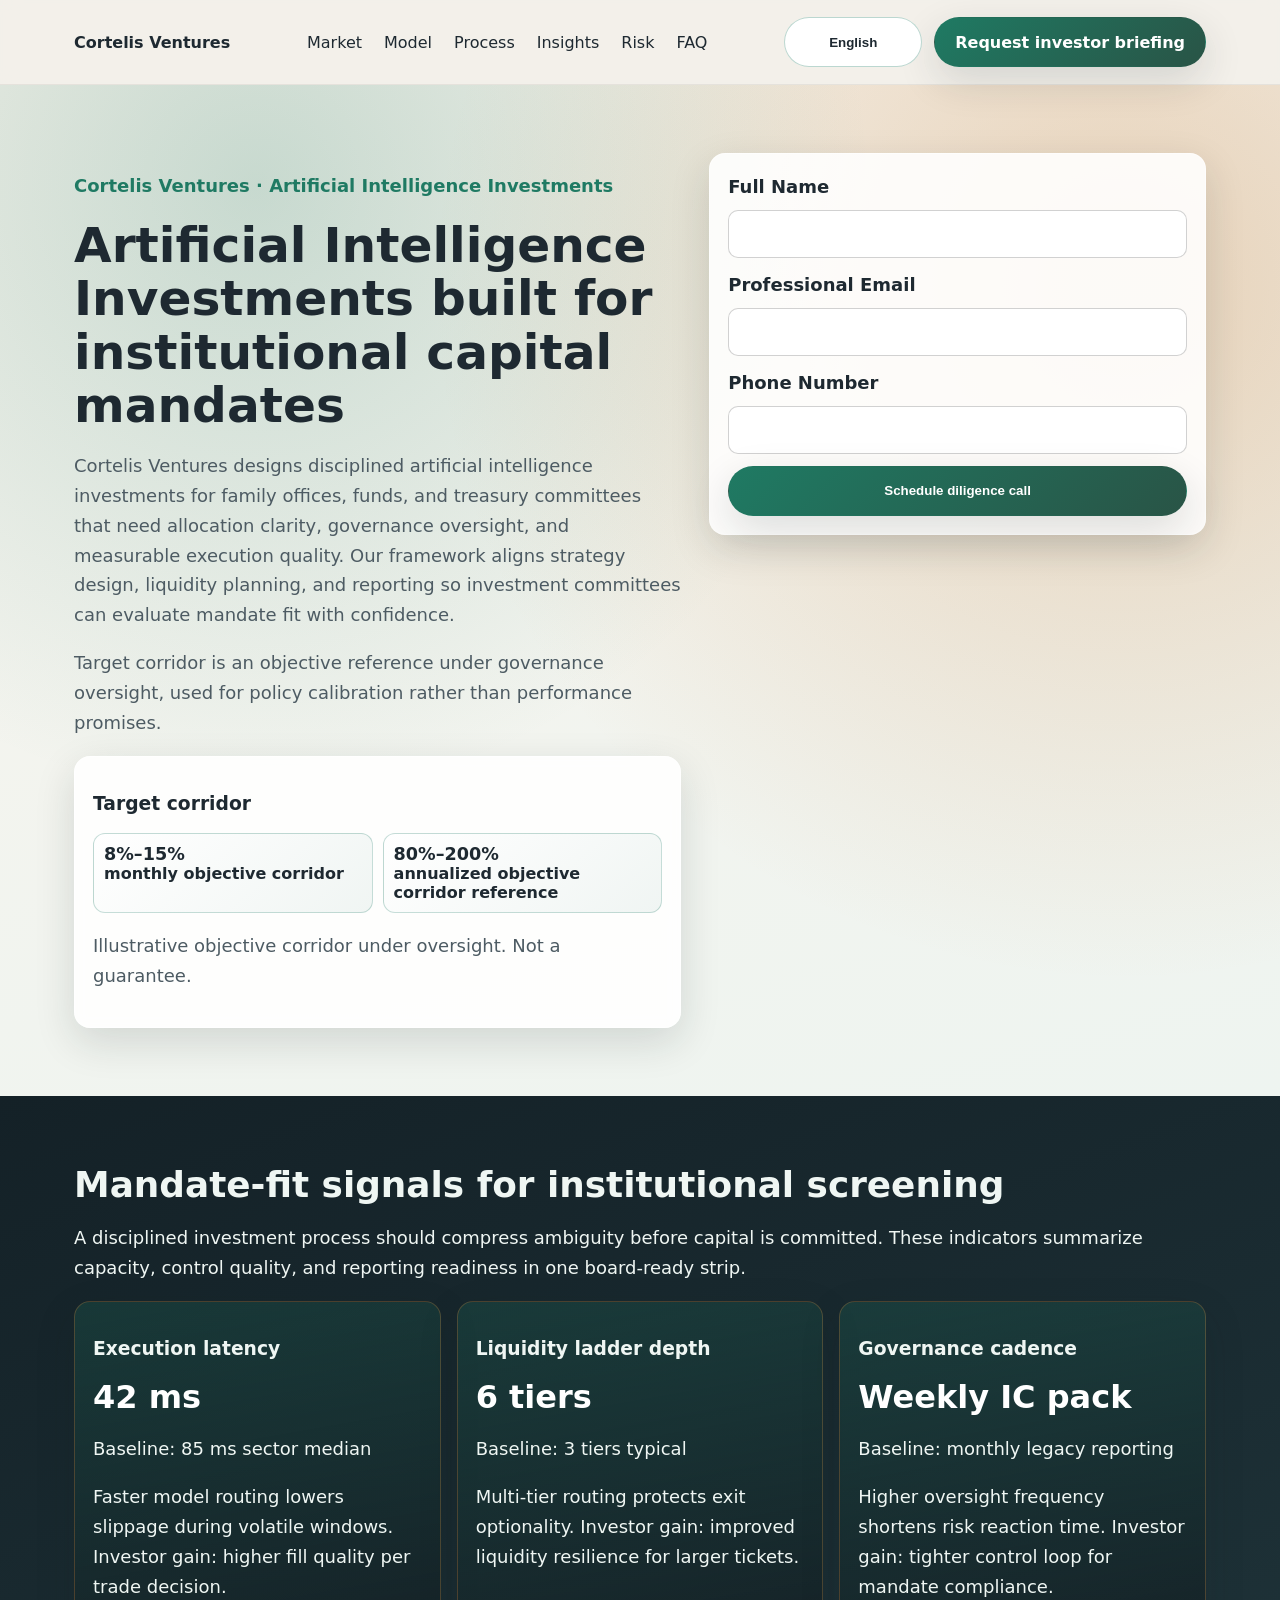
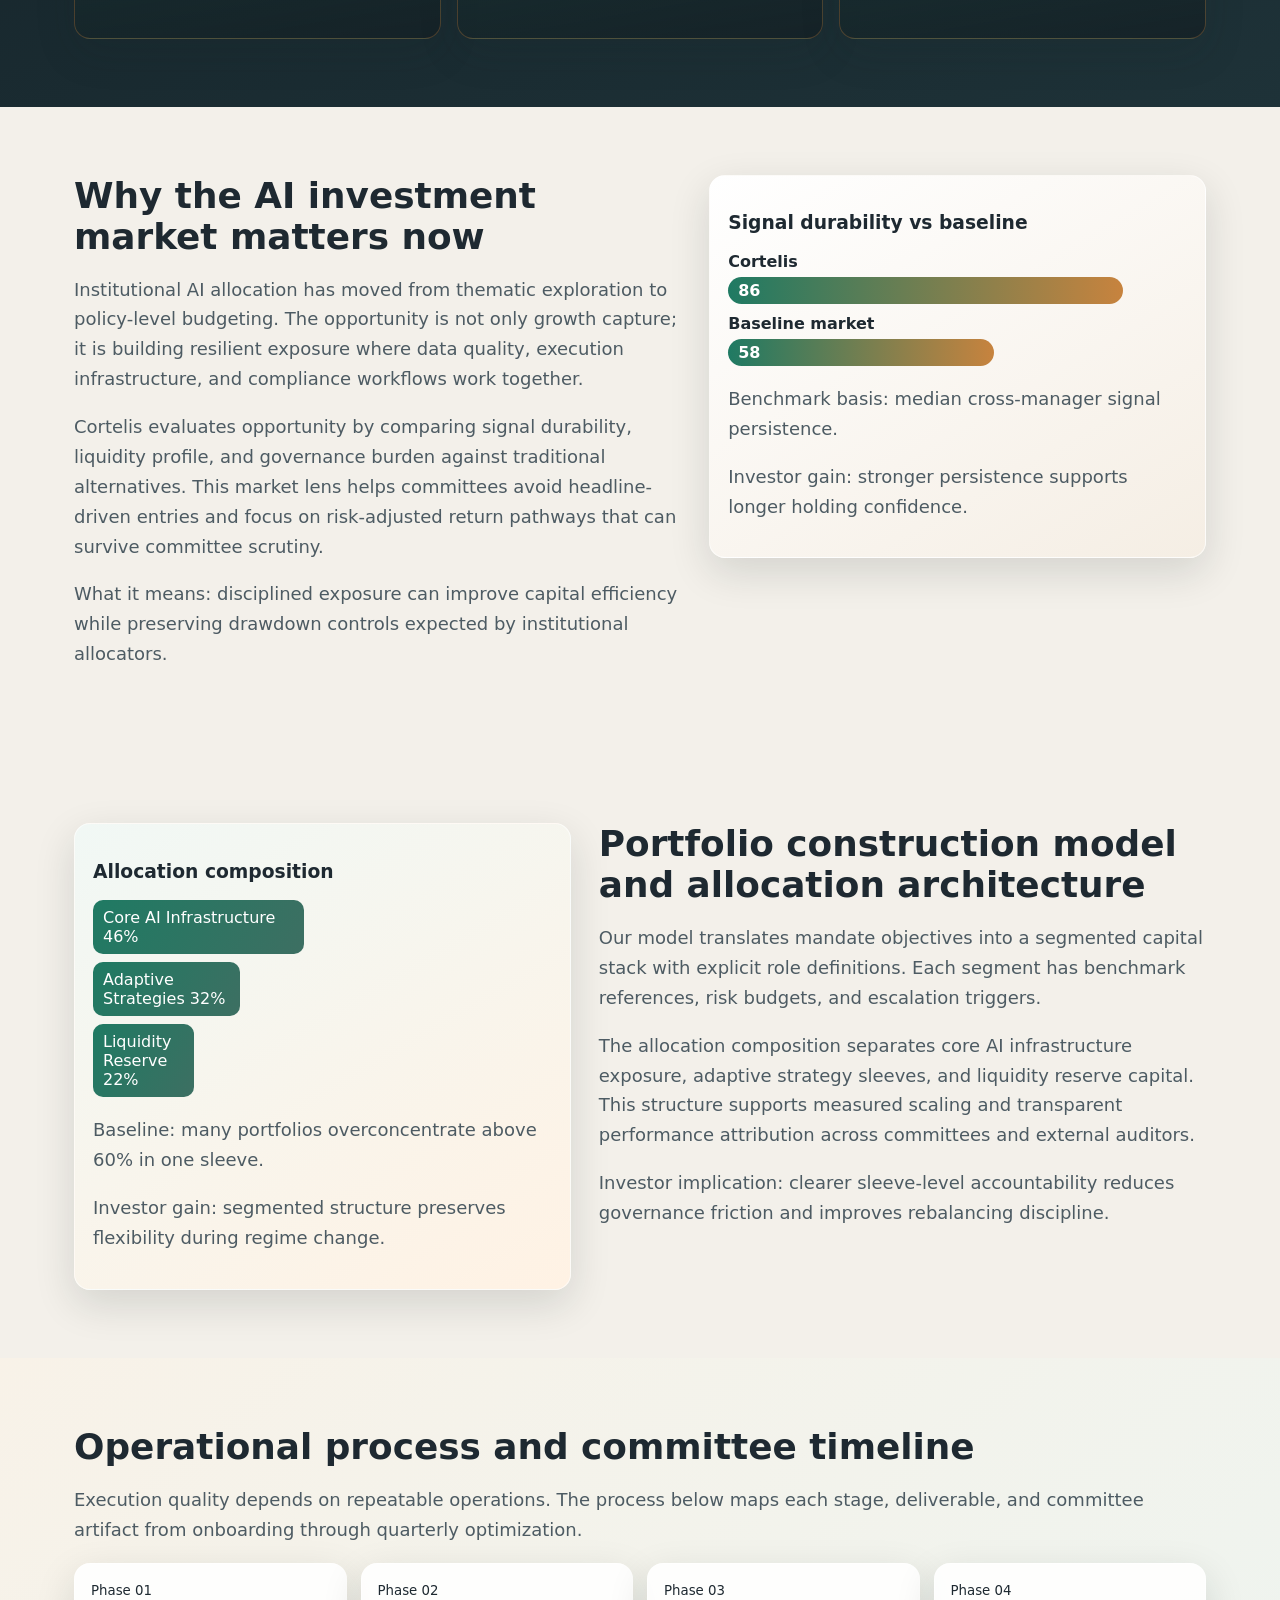
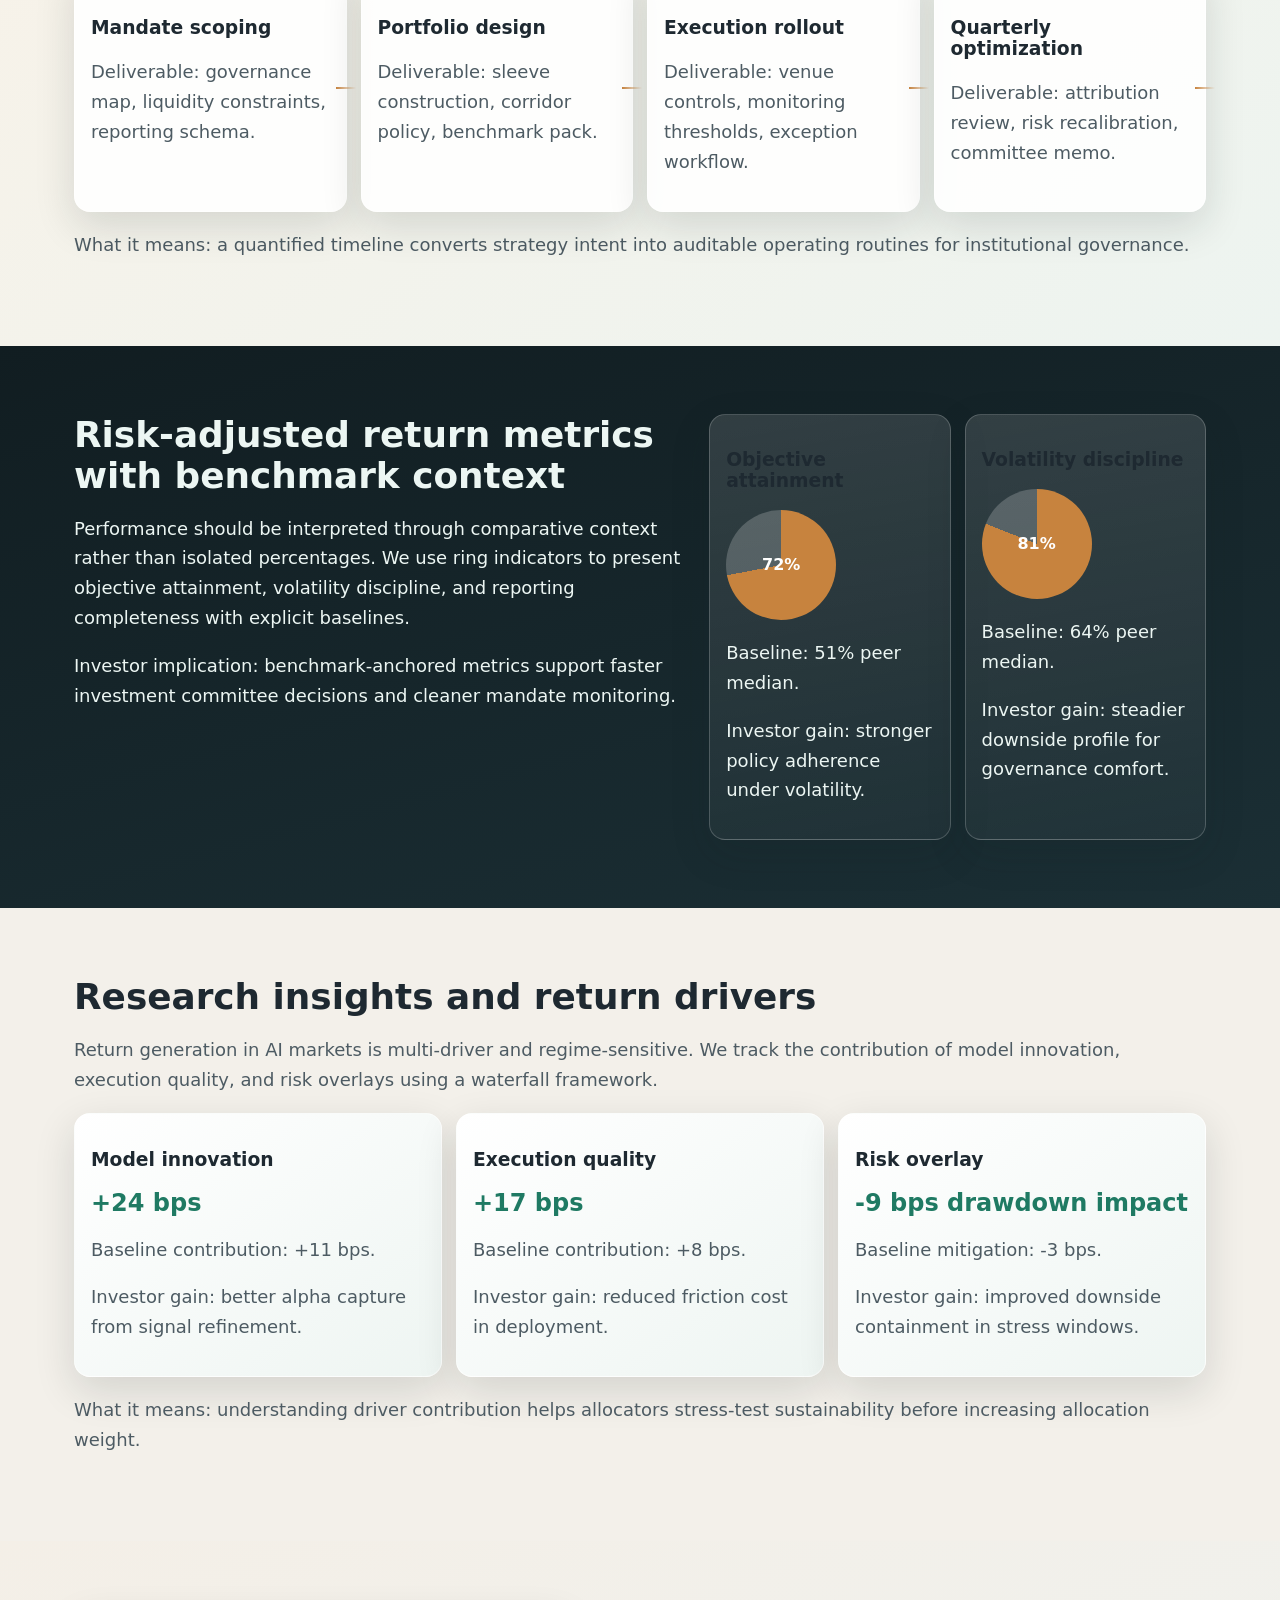
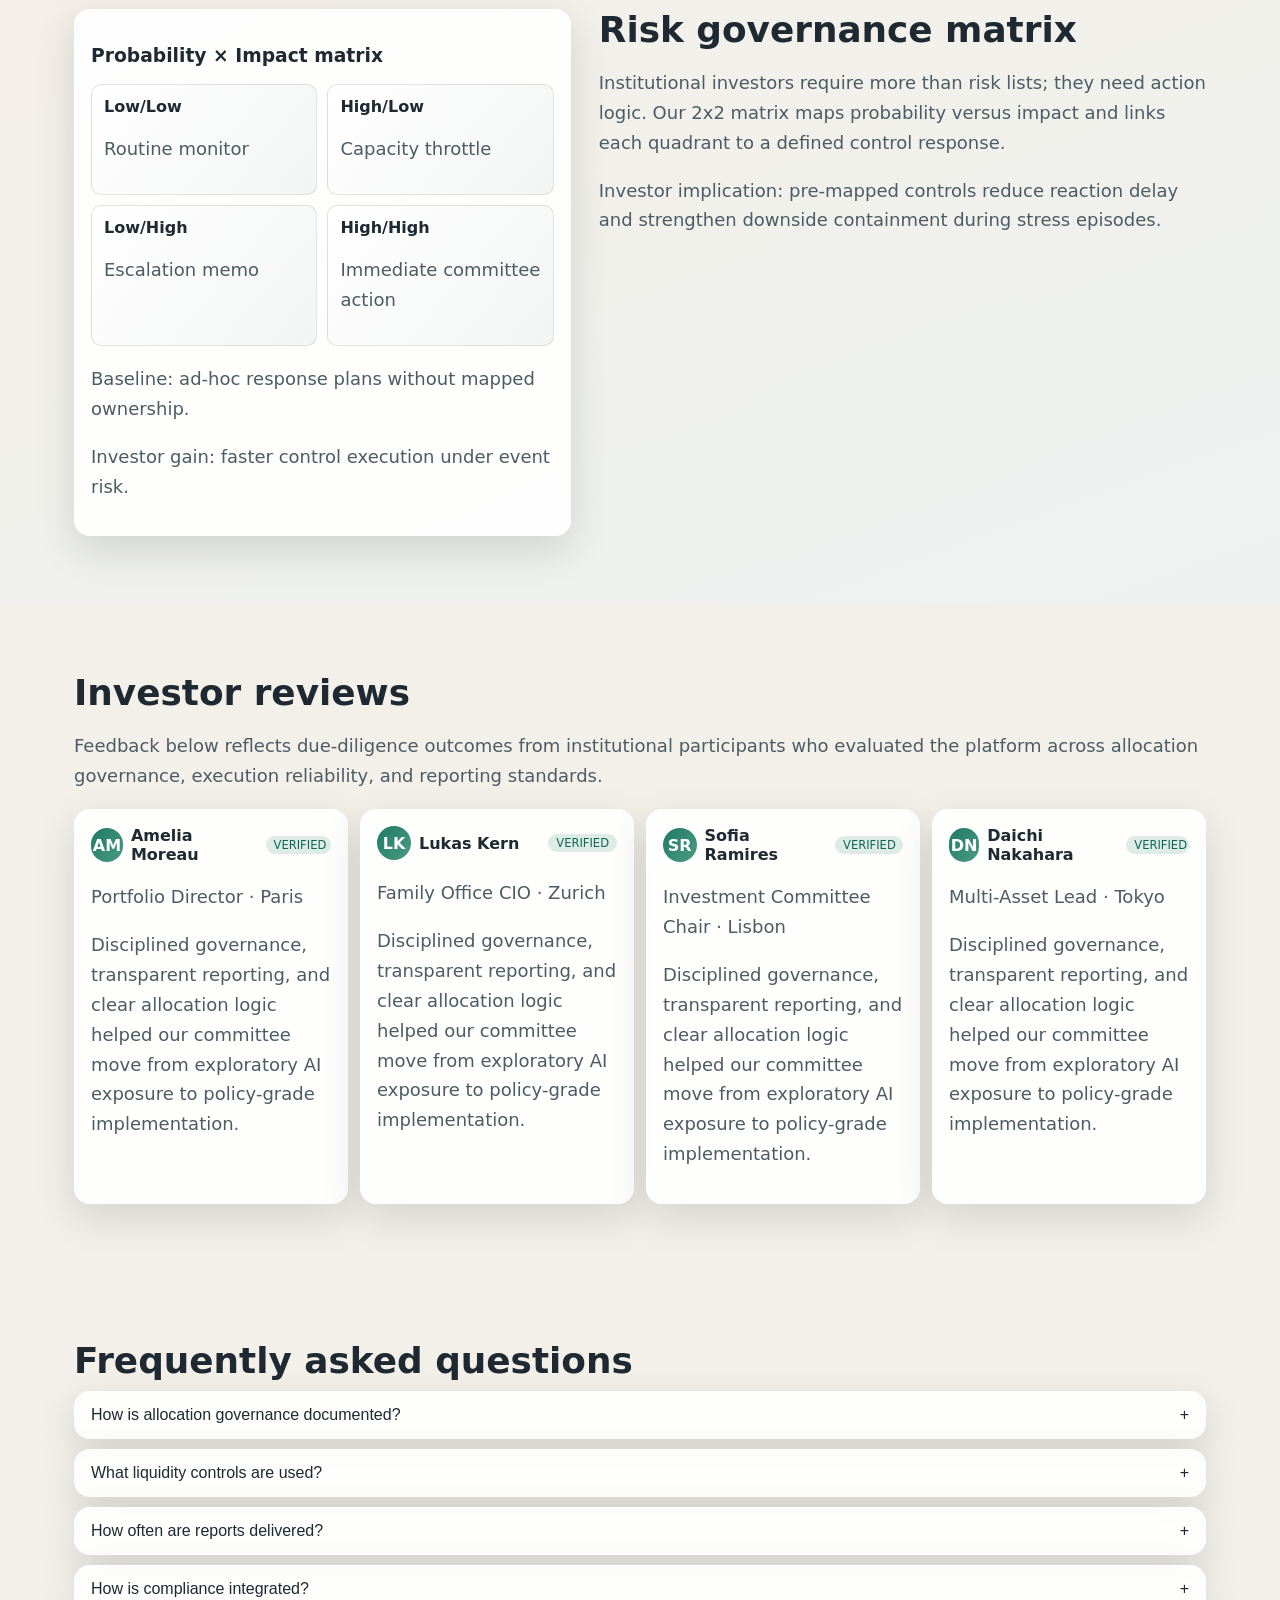
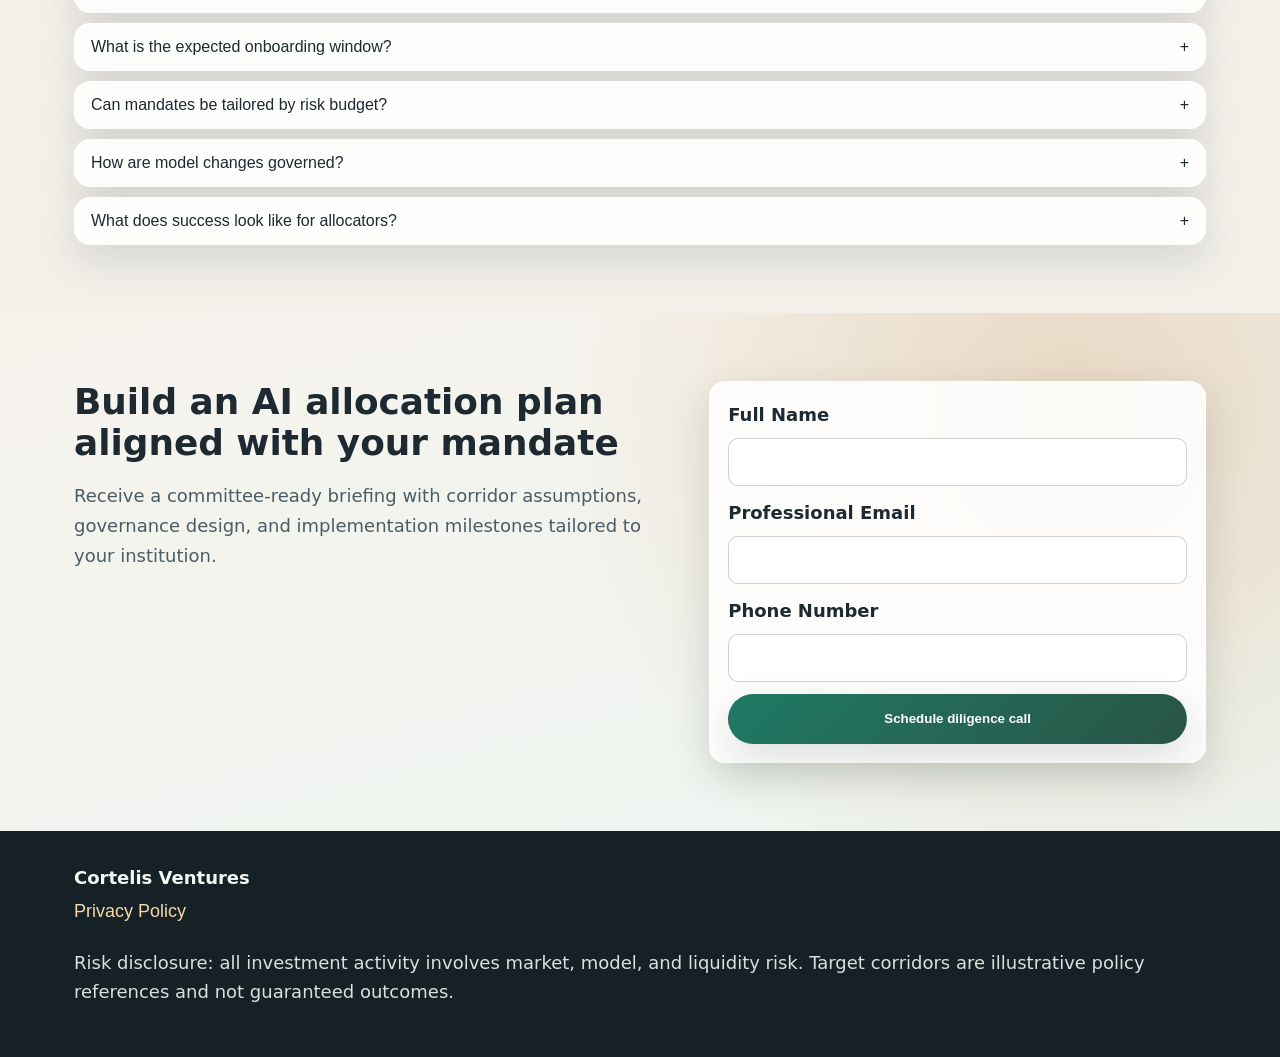
<file: index.html>
<!doctype html>
<html lang="en">
<head>
  <meta charset="UTF-8" />
  <meta name="viewport" content="width=device-width, initial-scale=1.0" />
  <title>Cortelis Ventures | Artificial Intelligence Investments for Institutional Allocators</title>
  <meta name="description" content="Cortelis Ventures is an institutional-grade platform for artificial intelligence investments, governance-led allocation, and risk-adjusted return discovery." />
  <link rel="canonical" href="https://www.cortelisventures.com/" />
  <link rel="alternate" hreflang="en" href="https://www.cortelisventures.com/index.html" />
  <link rel="alternate" hreflang="de" href="https://www.cortelisventures.com/de/index.html" />
  <link rel="alternate" hreflang="fr" href="https://www.cortelisventures.com/fr/index.html" />
  <link rel="alternate" hreflang="es" href="https://www.cortelisventures.com/es/index.html" />
  <link rel="alternate" hreflang="it" href="https://www.cortelisventures.com/it/index.html" />
  <link rel="alternate" hreflang="tr" href="https://www.cortelisventures.com/tr/index.html" />
  <link rel="alternate" hreflang="pt" href="https://www.cortelisventures.com/pt/index.html" />
  <link rel="alternate" hreflang="ja" href="https://www.cortelisventures.com/jp/index.html" />
  <link rel="alternate" hreflang="sk" href="https://www.cortelisventures.com/sk/index.html" />
  <link rel="alternate" hreflang="nl-BE" href="https://www.cortelisventures.com/be/index.html" />
  <meta property="og:title" content="Cortelis Ventures | Artificial Intelligence Investments for Institutional Allocators" />
  <meta property="og:description" content="Cortelis Ventures is an institutional-grade platform for artificial intelligence investments, governance-led allocation, and risk-adjusted return discovery." />
  <meta property="og:type" content="website" />
  <meta property="og:url" content="https://www.cortelisventures.com/" />
  <meta name="twitter:card" content="summary_large_image" />
  <meta name="twitter:title" content="Cortelis Ventures | Artificial Intelligence Investments for Institutional Allocators" />
  <meta name="twitter:description" content="Cortelis Ventures is an institutional-grade platform for artificial intelligence investments, governance-led allocation, and risk-adjusted return discovery." />
  <link rel="stylesheet" href="assets/style.css" />
  <script type="application/ld+json">{"@context":"https://schema.org","@type":"Organization","name":"Cortelis Ventures","url":"https://www.cortelisventures.com","email":"contact@cortelisventures.com"}</script>
  <script type="application/ld+json">{"@context":"https://schema.org","@type":"WebSite","name":"Cortelis Ventures","url":"https://www.cortelisventures.com"}</script>
  <script type="application/ld+json">{"@context":"https://schema.org","@type":"FAQPage","mainEntity":[{"@type":"Question","name":"How is allocation governance documented?","acceptedAnswer":{"@type":"Answer","text":"Each mandate includes an investment policy pack with role mapping, risk limits, escalation paths, and reporting templates approved by the investment committee."}}]}</script>
  <script type="application/ld+json">{"@context":"https://schema.org","@type":"Review","author":{"@type":"Person","name":"Amelia Moreau"},"reviewBody":"Institutional-grade governance and clear reporting improved our allocation confidence."}</script>
</head>
<body>
<header class="site-header">
  <div class="container header-inner">
    <a class="brand" href="index.html">Cortelis Ventures</a>
    <nav class="main-nav" aria-label="Main navigation">
            <a href="#market">Market</a>
            <a href="#model">Model</a>
            <a href="#process">Process</a>
            <a href="#insights">Insights</a>
            <a href="#risk">Risk</a>
            <a href="#faq">FAQ</a>
</nav>
    <div class="header-actions">
      <div class="lang-wrap" data-dropdown>
        <button class="btn btn-ghost lang-active" aria-haspopup="true" aria-expanded="false">English</button>
        <div class="lang-menu"><a href="index.html">English</a>
<a href="de/index.html">Deutsch</a>
<a href="fr/index.html">Français</a>
<a href="es/index.html">Español</a>
<a href="it/index.html">Italiano</a>
<a href="tr/index.html">Türkçe</a>
<a href="pt/index.html">Português</a>
<a href="jp/index.html">日本語</a>
<a href="sk/index.html">Slovenčina</a>
<a href="be/index.html">Belgium</a></div>
      </div>
      <a href="#lead" class="btn btn-primary">Request investor briefing</a>
      <button class="burger" aria-label="Open menu" aria-expanded="false">☰</button>
    </div>
  </div>
  <aside class="drawer" aria-hidden="true">
    <div class="drawer-panel" role="dialog" aria-modal="true" aria-label="Menu">
      <button class="drawer-close" aria-label="Close menu">×</button>
      <nav class="drawer-nav">
            <a href="#market">Market</a>
            <a href="#model">Model</a>
            <a href="#process">Process</a>
            <a href="#insights">Insights</a>
            <a href="#risk">Risk</a>
            <a href="#faq">FAQ</a>
</nav>
      <div class="lang-wrap" data-dropdown>
        <button class="btn btn-ghost lang-active" aria-haspopup="true" aria-expanded="false">English</button>
        <div class="lang-menu"><a href="index.html">English</a>
<a href="de/index.html">Deutsch</a>
<a href="fr/index.html">Français</a>
<a href="es/index.html">Español</a>
<a href="it/index.html">Italiano</a>
<a href="tr/index.html">Türkçe</a>
<a href="pt/index.html">Português</a>
<a href="jp/index.html">日本語</a>
<a href="sk/index.html">Slovenčina</a>
<a href="be/index.html">Belgium</a></div>
      </div>
      <a href="#lead" class="btn btn-primary">Request investor briefing</a>
    </div>
  </aside>
</header>

<main>
  <section class="hero">
    <div class="container hero-grid">
      <div>
        <p class="eyebrow">Cortelis Ventures · Artificial Intelligence Investments</p>
        <h1>Artificial Intelligence Investments built for institutional capital mandates</h1>
        <p>Cortelis Ventures designs disciplined artificial intelligence investments for family offices, funds, and treasury committees that need allocation clarity, governance oversight, and measurable execution quality. Our framework aligns strategy design, liquidity planning, and reporting so investment committees can evaluate mandate fit with confidence.</p>
        <p>Target corridor is an objective reference under governance oversight, used for policy calibration rather than performance promises.</p>
        <div class="corridor" aria-label="Target corridor">
          <h3>Target corridor</h3>
          <div class="corridor-grid">
            <div><small>8%–15%</small><strong>monthly objective corridor</strong></div>
            <div><small>80%–200%</small><strong>annualized objective corridor reference</strong></div>
          </div>
          <p>Illustrative objective corridor under oversight. Not a guarantee.</p>
        </div>
      </div>
      <form id="lead" class="lead-form">
        <label>Full Name<input type="text" required></label>
        <label>Professional Email<input type="email" required></label>
        <label>Phone Number<input type="tel" required></label>
        <button class="btn btn-primary" type="submit">Schedule diligence call</button>
      </form>
    </div>
  </section>

  <section class="kpi-strip reveal">
    <div class="container"><h2>Mandate-fit signals for institutional screening</h2><p>A disciplined investment process should compress ambiguity before capital is committed. These indicators summarize capacity, control quality, and reporting readiness in one board-ready strip.</p>
    <div class="kpi-grid">
      <article><h3>Execution latency</h3><div class="metric">42 ms</div><p>Baseline: 85 ms sector median</p><p>Faster model routing lowers slippage during volatile windows. Investor gain: higher fill quality per trade decision.</p></article>
      <article><h3>Liquidity ladder depth</h3><div class="metric">6 tiers</div><p>Baseline: 3 tiers typical</p><p>Multi-tier routing protects exit optionality. Investor gain: improved liquidity resilience for larger tickets.</p></article>
      <article><h3>Governance cadence</h3><div class="metric">Weekly IC pack</div><p>Baseline: monthly legacy reporting</p><p>Higher oversight frequency shortens risk reaction time. Investor gain: tighter control loop for mandate compliance.</p></article>
    </div></div>
  </section>

  <section id="market" class="split reveal"><div class="container split-grid"><div><h2>Why the AI investment market matters now</h2><p>Institutional AI allocation has moved from thematic exploration to policy-level budgeting. The opportunity is not only growth capture; it is building resilient exposure where data quality, execution infrastructure, and compliance workflows work together.</p><p>Cortelis evaluates opportunity by comparing signal durability, liquidity profile, and governance burden against traditional alternatives. This market lens helps committees avoid headline-driven entries and focus on risk-adjusted return pathways that can survive committee scrutiny.</p><p class="imp">What it means: disciplined exposure can improve capital efficiency while preserving drawdown controls expected by institutional allocators.</p></div>
  <div class="comparison"><h3>Signal durability vs baseline</h3><div class="bars"><div><span>Cortelis</span><b style="width:86%">86</b></div><div><span>Baseline market</span><b style="width:58%">58</b></div></div><p>Benchmark basis: median cross-manager signal persistence.</p><p>Investor gain: stronger persistence supports longer holding confidence.</p></div></div></section>

  <section id="model" class="reveal"><div class="container split-grid reverse"><div class="alloc"><h3>Allocation composition</h3><div class="stack"><span style="--w:46%">Core AI Infrastructure 46%</span><span style="--w:32%">Adaptive Strategies 32%</span><span style="--w:22%">Liquidity Reserve 22%</span></div><p>Baseline: many portfolios overconcentrate above 60% in one sleeve.</p><p>Investor gain: segmented structure preserves flexibility during regime change.</p></div><div><h2>Portfolio construction model and allocation architecture</h2><p>Our model translates mandate objectives into a segmented capital stack with explicit role definitions. Each segment has benchmark references, risk budgets, and escalation triggers.</p><p>The allocation composition separates core AI infrastructure exposure, adaptive strategy sleeves, and liquidity reserve capital. This structure supports measured scaling and transparent performance attribution across committees and external auditors.</p><p class="imp">Investor implication: clearer sleeve-level accountability reduces governance friction and improves rebalancing discipline.</p></div></div></section>

  <section id="process" class="timeline reveal"><div class="container"><h2>Operational process and committee timeline</h2><p>Execution quality depends on repeatable operations. The process below maps each stage, deliverable, and committee artifact from onboarding through quarterly optimization.</p><div class="timeline-grid"><article><small>Phase 01</small><h3>Mandate scoping</h3><p>Deliverable: governance map, liquidity constraints, reporting schema.</p></article><article><small>Phase 02</small><h3>Portfolio design</h3><p>Deliverable: sleeve construction, corridor policy, benchmark pack.</p></article><article><small>Phase 03</small><h3>Execution rollout</h3><p>Deliverable: venue controls, monitoring thresholds, exception workflow.</p></article><article><small>Phase 04</small><h3>Quarterly optimization</h3><p>Deliverable: attribution review, risk recalibration, committee memo.</p></article></div><p class="imp">What it means: a quantified timeline converts strategy intent into auditable operating routines for institutional governance.</p></div></section>

  <section class="metrics reveal"><div class="container split-grid"><div><h2>Risk-adjusted return metrics with benchmark context</h2><p>Performance should be interpreted through comparative context rather than isolated percentages. We use ring indicators to present objective attainment, volatility discipline, and reporting completeness with explicit baselines.</p><p class="imp">Investor implication: benchmark-anchored metrics support faster investment committee decisions and cleaner mandate monitoring.</p></div><div class="rings"><article><h3>Objective attainment</h3><div class="ring" style="--p:72">72%</div><p>Baseline: 51% peer median.</p><p>Investor gain: stronger policy adherence under volatility.</p></article><article><h3>Volatility discipline</h3><div class="ring" style="--p:81">81%</div><p>Baseline: 64% peer median.</p><p>Investor gain: steadier downside profile for governance comfort.</p></article></div></div></section>

  <section id="insights" class="insights reveal"><div class="container"><h2>Research insights and return drivers</h2><p>Return generation in AI markets is multi-driver and regime-sensitive. We track the contribution of model innovation, execution quality, and risk overlays using a waterfall framework.</p><div class="waterfall"><article><h3>Model innovation</h3><strong>+24 bps</strong><p>Baseline contribution: +11 bps.</p><p>Investor gain: better alpha capture from signal refinement.</p></article><article><h3>Execution quality</h3><strong>+17 bps</strong><p>Baseline contribution: +8 bps.</p><p>Investor gain: reduced friction cost in deployment.</p></article><article><h3>Risk overlay</h3><strong>-9 bps drawdown impact</strong><p>Baseline mitigation: -3 bps.</p><p>Investor gain: improved downside containment in stress windows.</p></article></div><p class="imp">What it means: understanding driver contribution helps allocators stress-test sustainability before increasing allocation weight.</p></div></section>

  <section id="risk" class="risk reveal"><div class="container split-grid reverse"><div class="matrix"><h3>Probability × Impact matrix</h3><div class="matrix-grid"><div><strong>Low/Low</strong><p>Routine monitor</p></div><div><strong>High/Low</strong><p>Capacity throttle</p></div><div><strong>Low/High</strong><p>Escalation memo</p></div><div><strong>High/High</strong><p>Immediate committee action</p></div></div><p>Baseline: ad-hoc response plans without mapped ownership.</p><p>Investor gain: faster control execution under event risk.</p></div><div><h2>Risk governance matrix</h2><p>Institutional investors require more than risk lists; they need action logic. Our 2x2 matrix maps probability versus impact and links each quadrant to a defined control response.</p><p class="imp">Investor implication: pre-mapped controls reduce reaction delay and strengthen downside containment during stress episodes.</p></div></div></section>

  <section class="reviews reveal"><div class="container"><h2>Investor reviews</h2><p>Feedback below reflects due-diligence outcomes from institutional participants who evaluated the platform across allocation governance, execution reliability, and reporting standards.</p><div class="review-grid"><article class="review-card"><div class="review-head"><span class="avatar">AM</span><strong>Amelia Moreau</strong><span class="verified">VERIFIED</span></div><p class="review-role">Portfolio Director · Paris</p><p>Disciplined governance, transparent reporting, and clear allocation logic helped our committee move from exploratory AI exposure to policy-grade implementation.</p></article>
<article class="review-card"><div class="review-head"><span class="avatar">LK</span><strong>Lukas Kern</strong><span class="verified">VERIFIED</span></div><p class="review-role">Family Office CIO · Zurich</p><p>Disciplined governance, transparent reporting, and clear allocation logic helped our committee move from exploratory AI exposure to policy-grade implementation.</p></article>
<article class="review-card"><div class="review-head"><span class="avatar">SR</span><strong>Sofia Ramires</strong><span class="verified">VERIFIED</span></div><p class="review-role">Investment Committee Chair · Lisbon</p><p>Disciplined governance, transparent reporting, and clear allocation logic helped our committee move from exploratory AI exposure to policy-grade implementation.</p></article>
<article class="review-card"><div class="review-head"><span class="avatar">DN</span><strong>Daichi Nakahara</strong><span class="verified">VERIFIED</span></div><p class="review-role">Multi-Asset Lead · Tokyo</p><p>Disciplined governance, transparent reporting, and clear allocation logic helped our committee move from exploratory AI exposure to policy-grade implementation.</p></article></div></div></section>

  <section id="faq" class="faq reveal"><div class="container"><h2>Frequently asked questions</h2><div class="faq-list"><div class="faq-item"><button class="faq-trigger" aria-expanded="false"><span>How is allocation governance documented?</span><span>+</span></button><div class="faq-panel"><p>Each mandate includes an investment policy pack with role mapping, risk limits, escalation paths, and reporting templates approved by the investment committee.</p></div></div>
<div class="faq-item"><button class="faq-trigger" aria-expanded="false"><span>What liquidity controls are used?</span><span>+</span></button><div class="faq-panel"><p>We apply laddered liquidity buckets, venue-level routing thresholds, and concentration caps to preserve exit optionality during stress regimes.</p></div></div>
<div class="faq-item"><button class="faq-trigger" aria-expanded="false"><span>How often are reports delivered?</span><span>+</span></button><div class="faq-panel"><p>Core dashboards and narrative commentary are issued weekly, with monthly committee summaries and quarterly model validation packs.</p></div></div>
<div class="faq-item"><button class="faq-trigger" aria-expanded="false"><span>How is compliance integrated?</span><span>+</span></button><div class="faq-panel"><p>Compliance checkpoints are embedded into onboarding, execution monitoring, and post-trade reconciliation to align with institutional control standards.</p></div></div>
<div class="faq-item"><button class="faq-trigger" aria-expanded="false"><span>What is the expected onboarding window?</span><span>+</span></button><div class="faq-panel"><p>Typical onboarding ranges from 10 to 20 business days depending on mandate complexity, legal review cycle, and reporting integration requirements.</p></div></div>
<div class="faq-item"><button class="faq-trigger" aria-expanded="false"><span>Can mandates be tailored by risk budget?</span><span>+</span></button><div class="faq-panel"><p>Yes. Corridor assumptions, drawdown tolerances, and liquidity reserves are calibrated to each institution’s policy and governance constraints.</p></div></div>
<div class="faq-item"><button class="faq-trigger" aria-expanded="false"><span>How are model changes governed?</span><span>+</span></button><div class="faq-panel"><p>Model updates follow a staged approval workflow with validation evidence, impact analysis, and explicit sign-off by designated oversight stakeholders.</p></div></div>
<div class="faq-item"><button class="faq-trigger" aria-expanded="false"><span>What does success look like for allocators?</span><span>+</span></button><div class="faq-panel"><p>Success is measured by risk-adjusted outcomes, governance reliability, and the ability to maintain policy adherence while scaling exposure responsibly.</p></div></div></div></div></section>

  <section class="final-cta reveal"><div class="container split-grid"><div><h2>Build an AI allocation plan aligned with your mandate</h2><p>Receive a committee-ready briefing with corridor assumptions, governance design, and implementation milestones tailored to your institution.</p></div><form class="lead-form">
    <label>Full Name<input type="text" required></label>
    <label>Professional Email<input type="email" required></label>
    <label>Phone Number<input type="tel" required></label>
    <button class="btn btn-primary" type="submit">Schedule diligence call</button>
  </form></div></section>
</main>

<footer><div class="container footer-row"><strong>Cortelis Ventures</strong><button class="privacy-link" data-open-privacy>Privacy Policy</button><p>Risk disclosure: all investment activity involves market, model, and liquidity risk. Target corridors are illustrative policy references and not guaranteed outcomes.</p></div></footer>

<div class="modal" id="privacy-modal" aria-hidden="true"><div class="modal-panel" role="dialog" aria-modal="true" aria-label="Privacy Policy"><button class="modal-x" data-close-privacy aria-label="Close">×</button><h2>Privacy Policy</h2><div class="modal-body"><h3>Introduction</h3><p>This privacy policy explains how Cortelis Ventures processes personal and professional contact information when visitors request investor materials, schedule calls, or evaluate institutional services.</p>
<h3>Data collection</h3><p>We collect full name, professional email, phone number, device metadata, and interaction data necessary to respond to institutional inquiries and maintain secure operations.</p>
<h3>Legal basis</h3><p>Processing is based on legitimate interest, contractual necessity during due diligence, and legal obligations related to financial compliance and record retention.</p>
<h3>Cookies</h3><p>Cookies and similar technologies support security, session integrity, analytics, and language preference persistence for a consistent user experience.</p>
<h3>Retention</h3><p>Contact and inquiry records are retained only as long as required for relationship management, compliance obligations, and defensible audit trails.</p>
<h3>Third-party sharing</h3><p>Data may be shared with vetted service providers for hosting, analytics, communication delivery, and security monitoring under contractual confidentiality terms.</p>
<h3>Security</h3><p>We apply layered controls including encryption in transit, access limitation, logging, anomaly monitoring, and periodic control testing.</p>
<h3>User rights</h3><p>Users may request access, correction, deletion, restriction, portability, or objection to processing where applicable under relevant privacy regulations.</p>
<h3>International transfers</h3><p>When data crosses borders, safeguards such as contractual clauses and transfer impact assessments are applied to maintain equivalent protection.</p>
<h3>Industry risk disclosure</h3><p>Digital communications and investment-related interactions carry cybersecurity and operational risks; no online channel can be guaranteed risk-free.</p>
<h3>Contact</h3><p>For privacy questions, requests, or complaints, contact: privacy@cortelisventures.com.</p></div><div class="modal-footer"><button class="btn btn-ghost" data-close-privacy>Close</button></div></div></div>

<script defer src="assets/app.js"></script>
</body></html>
</file>
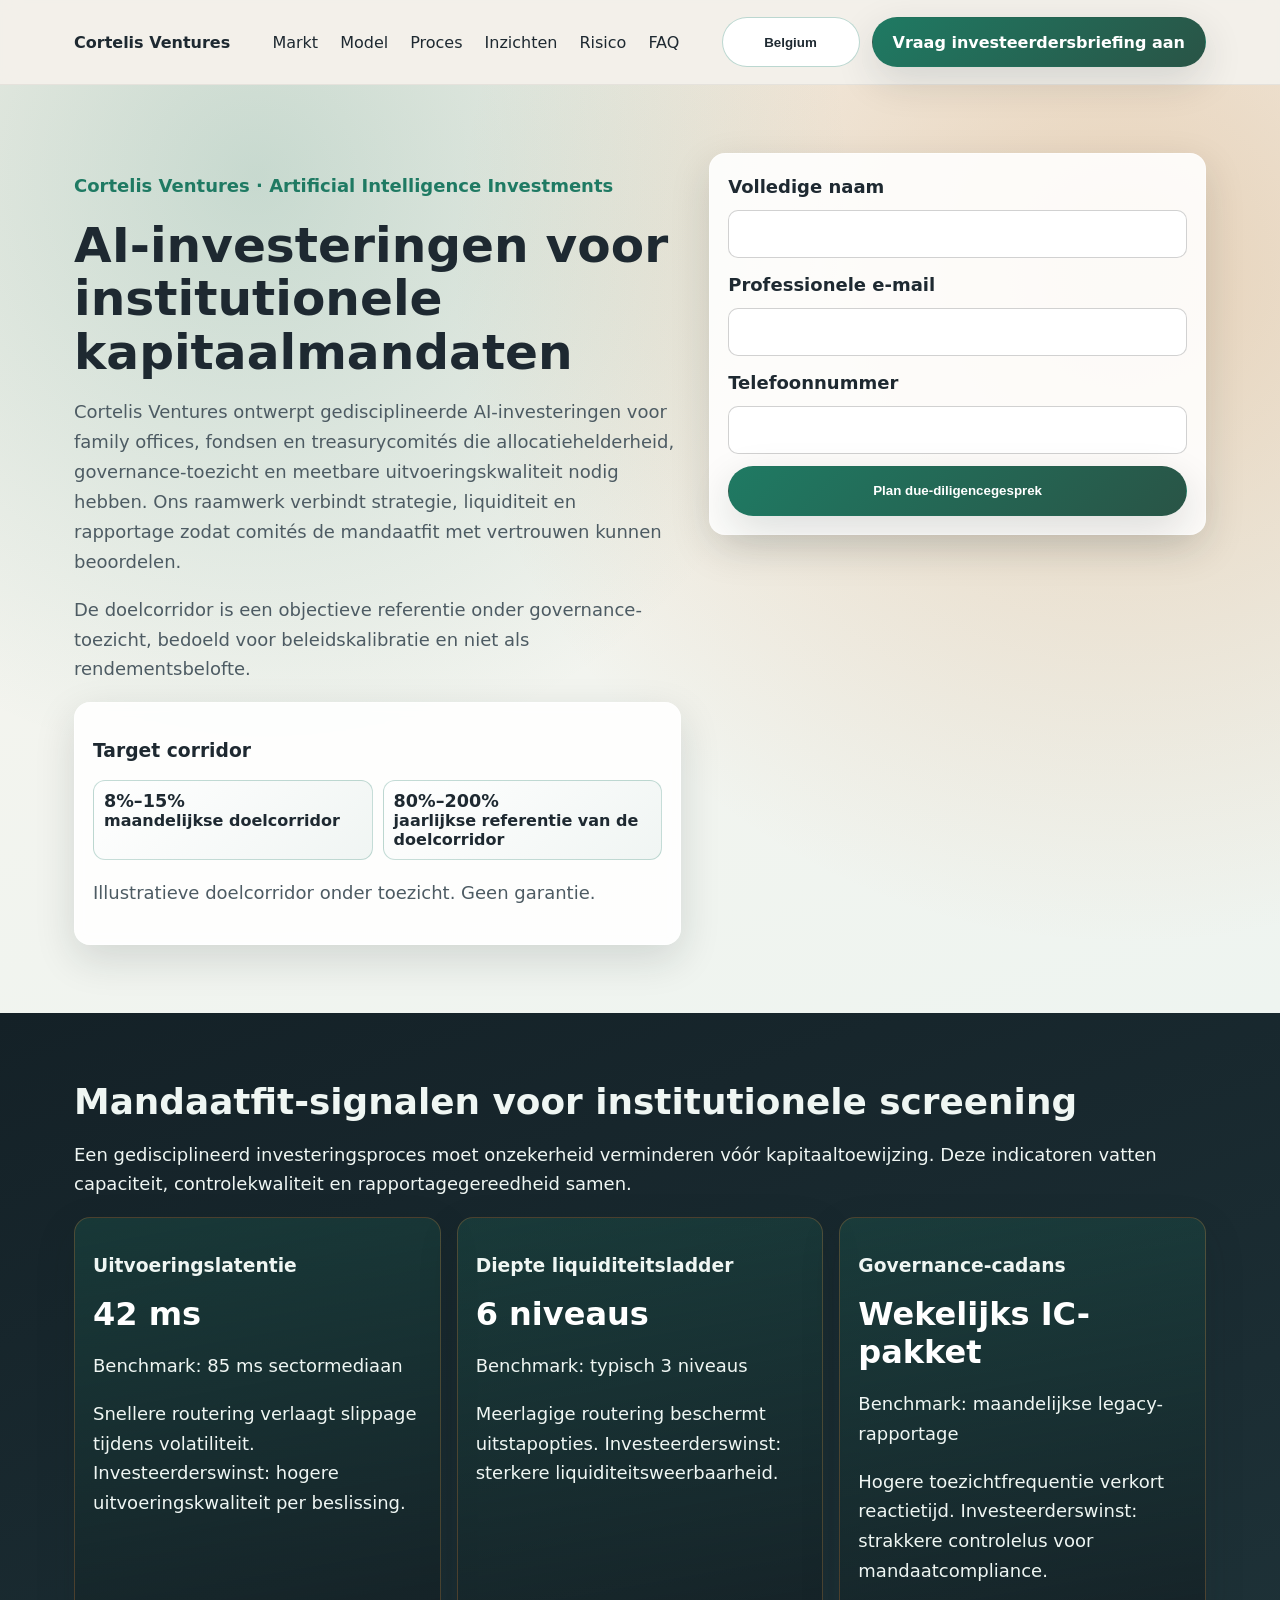
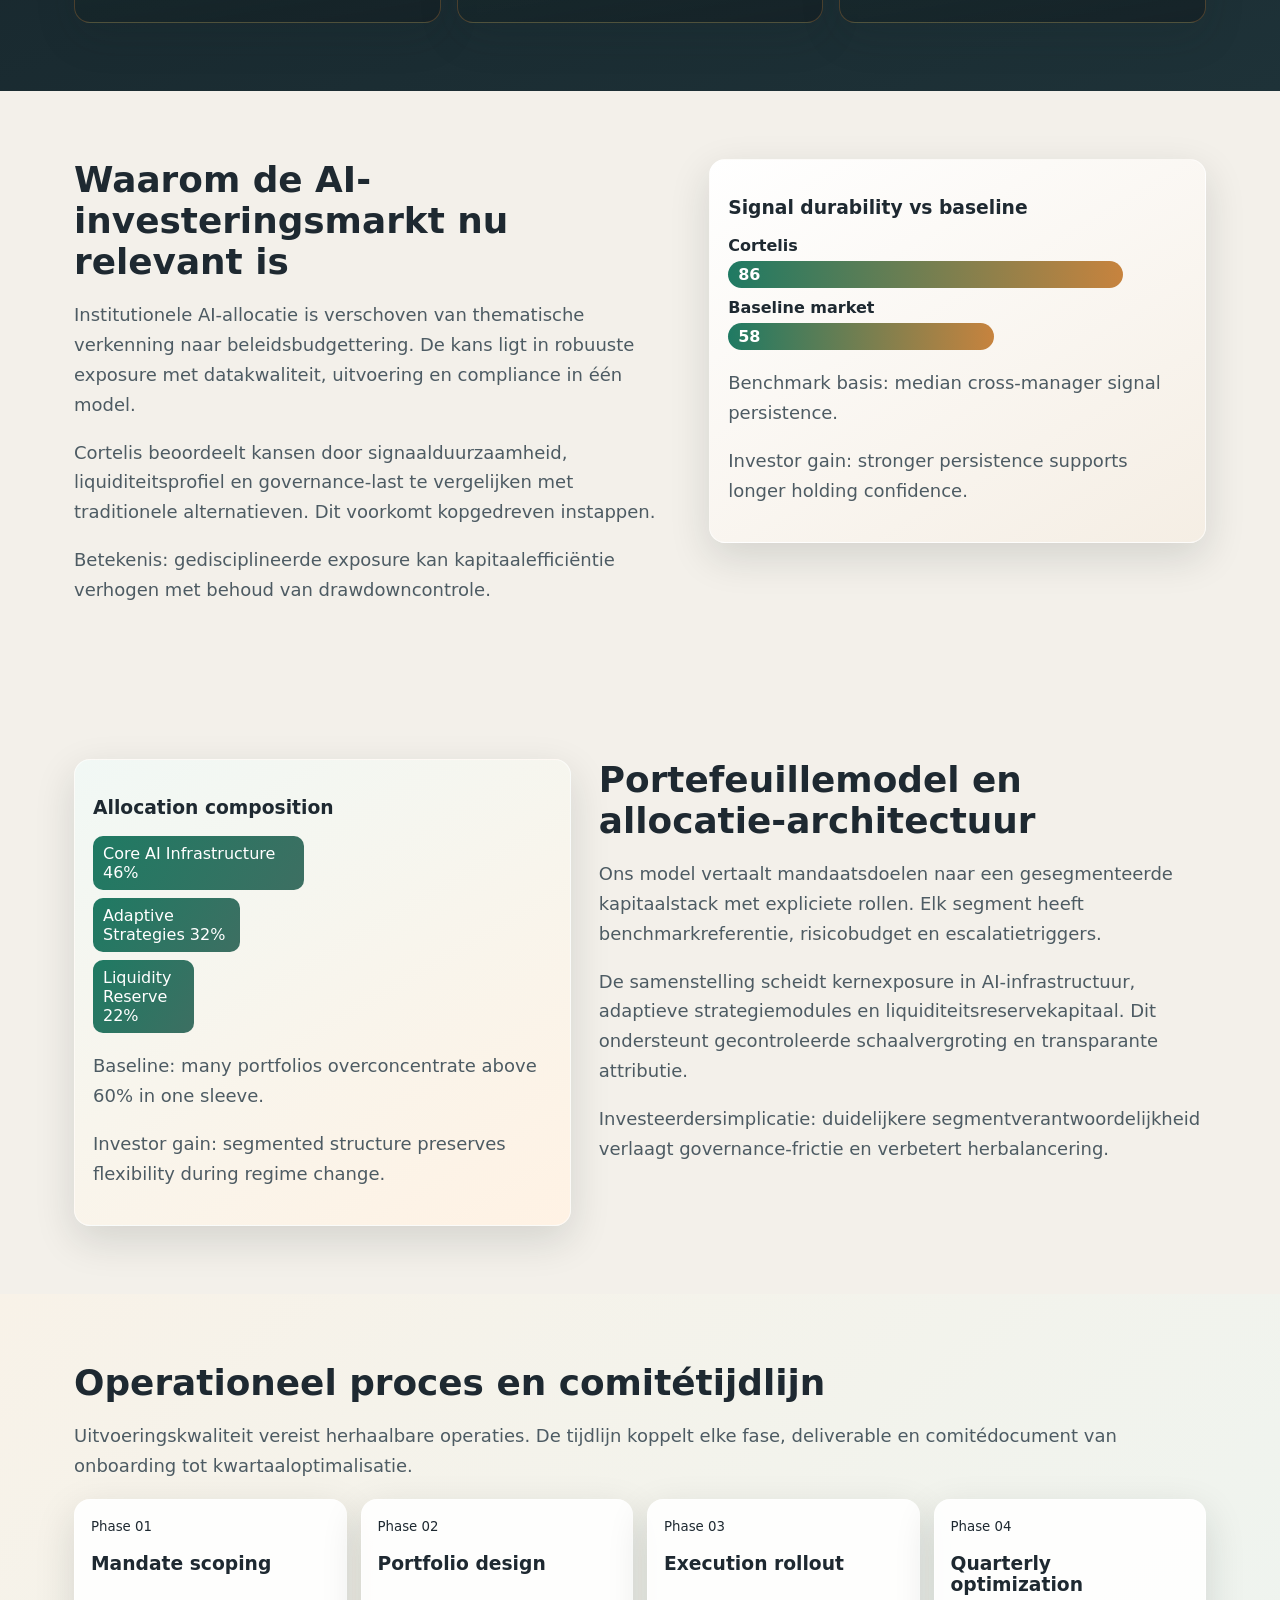
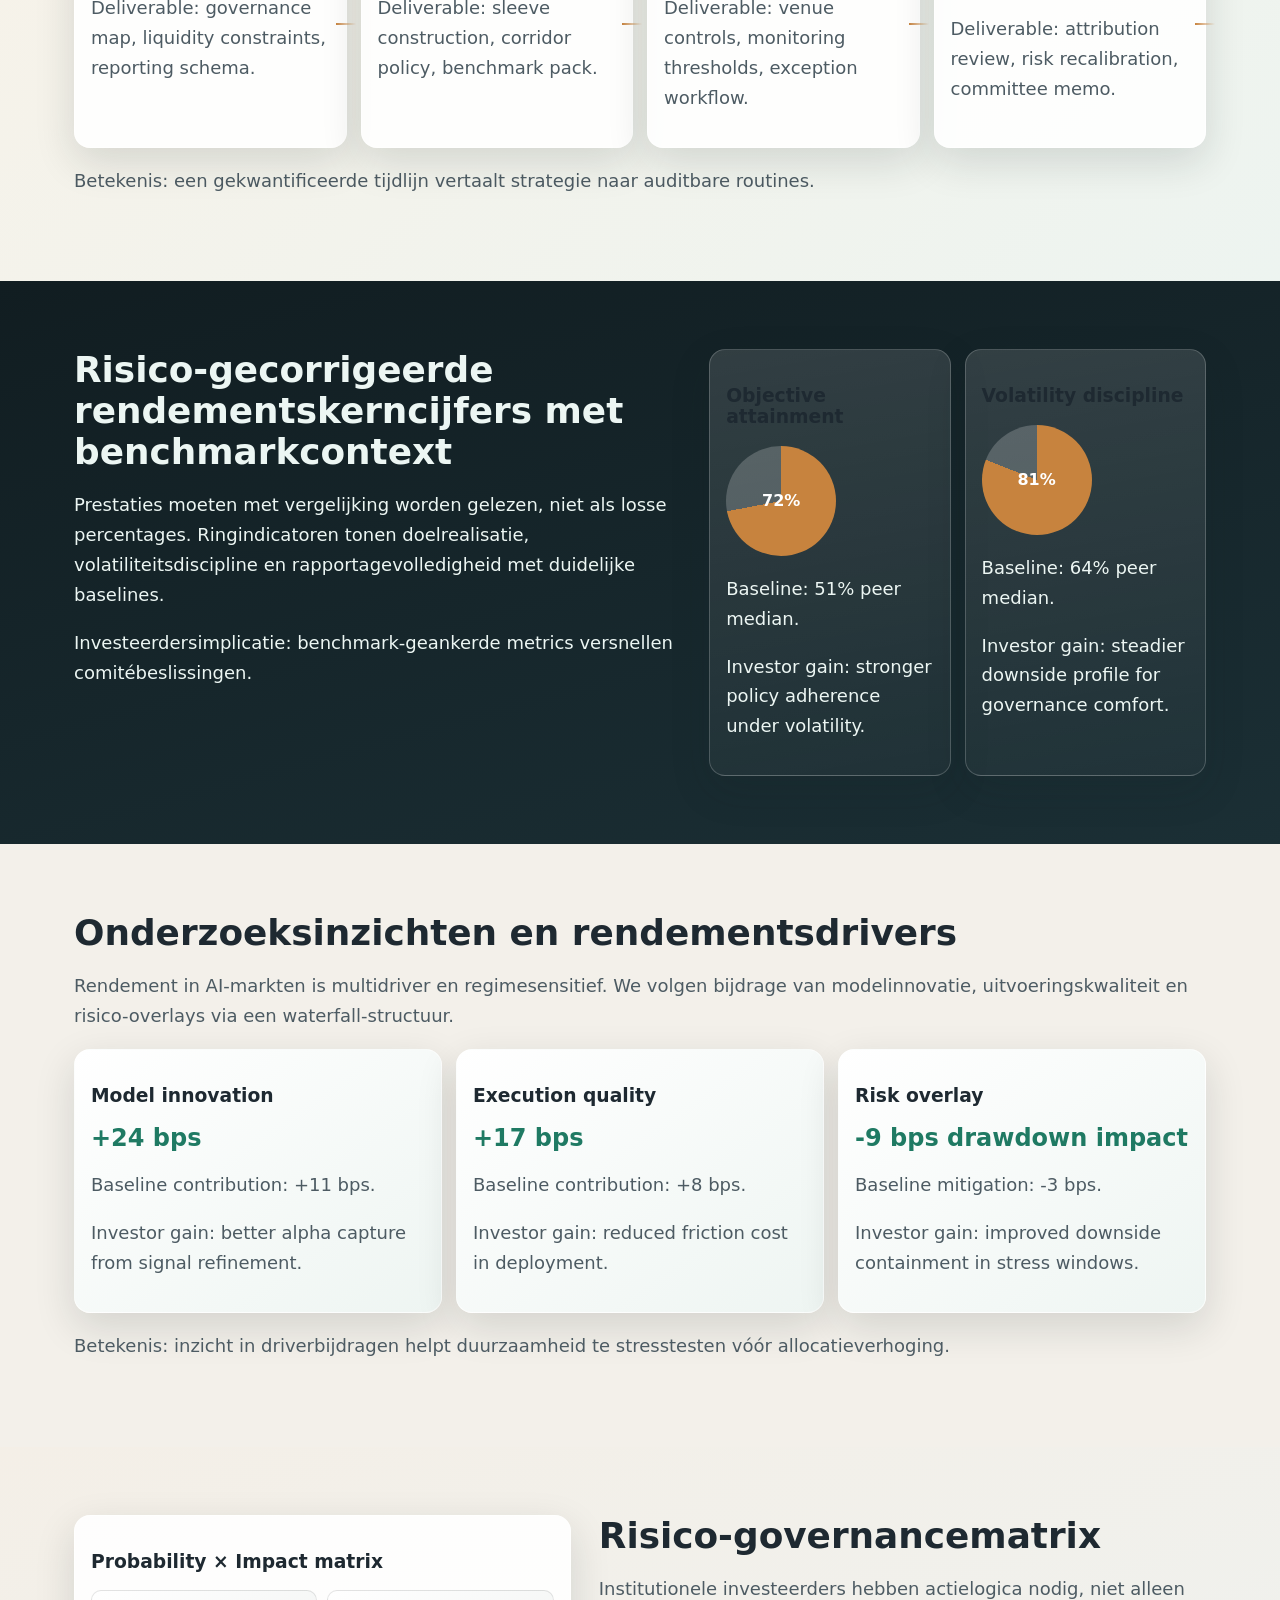
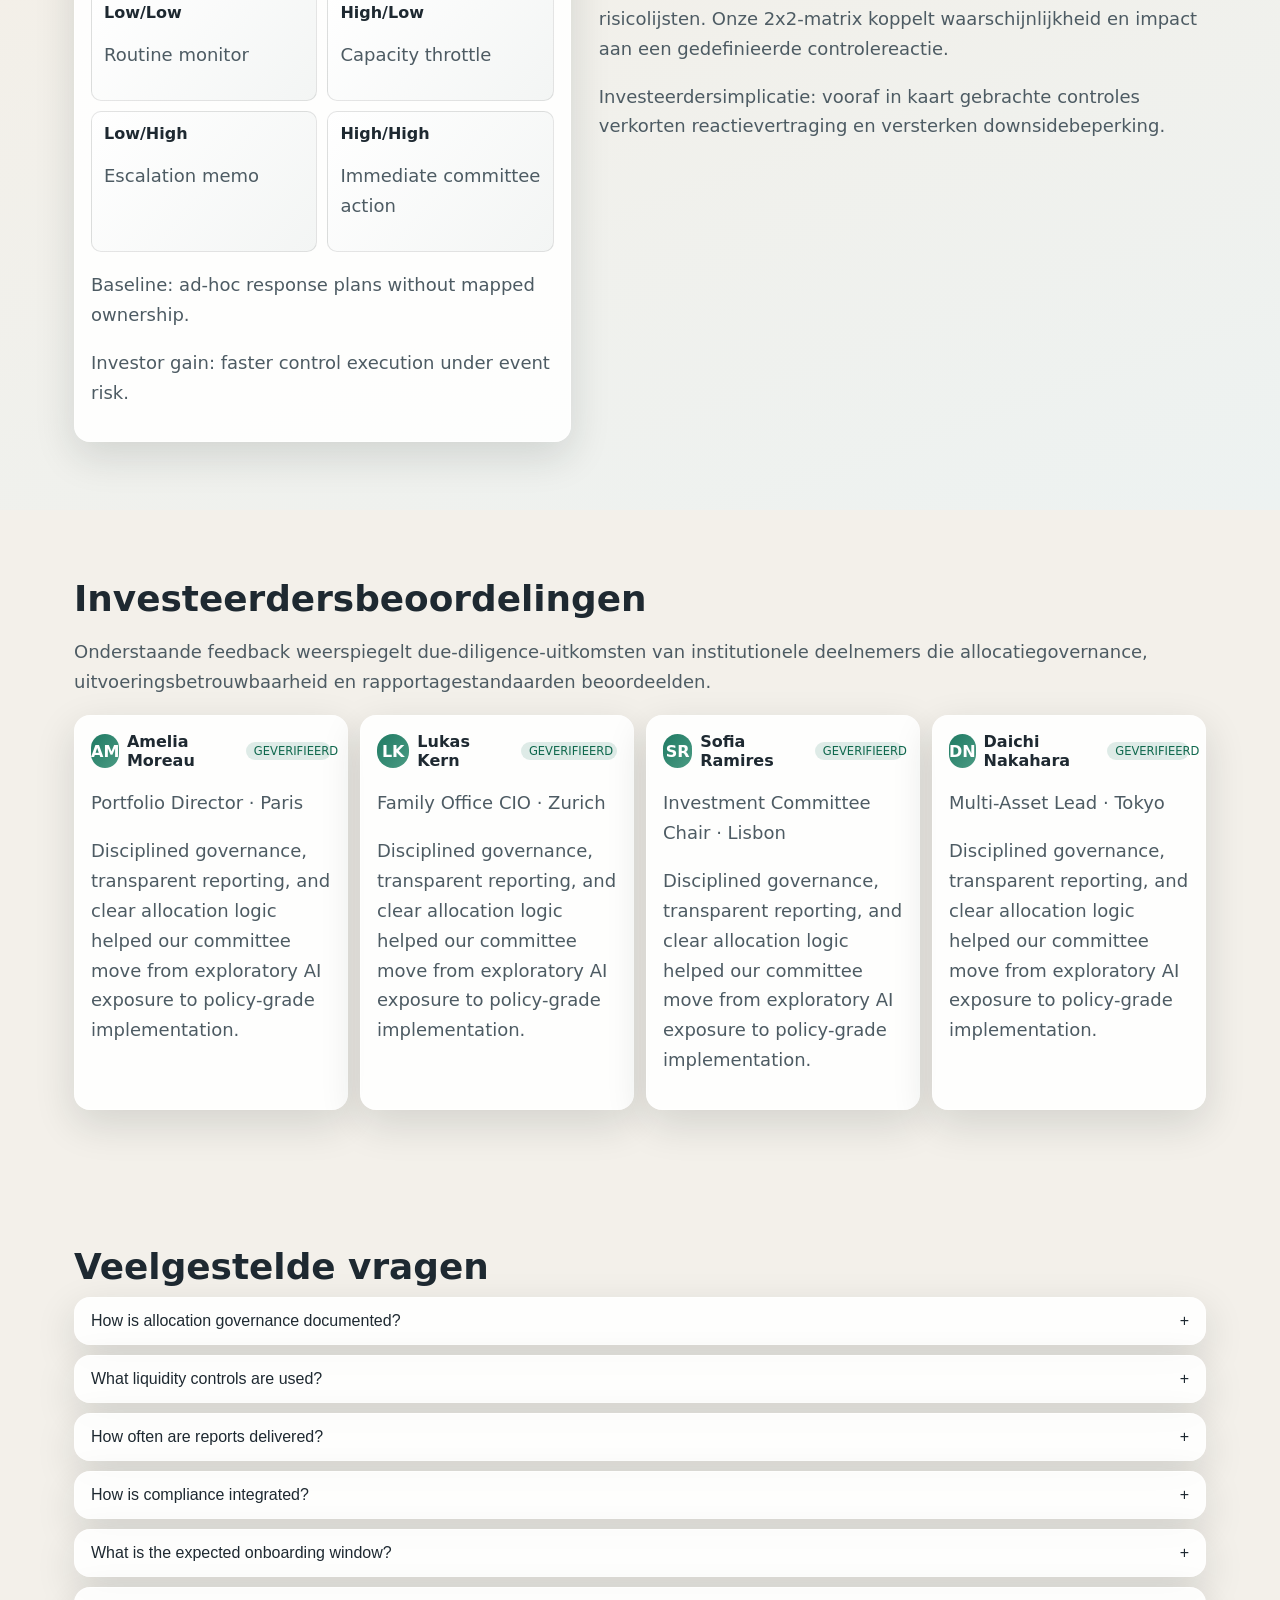
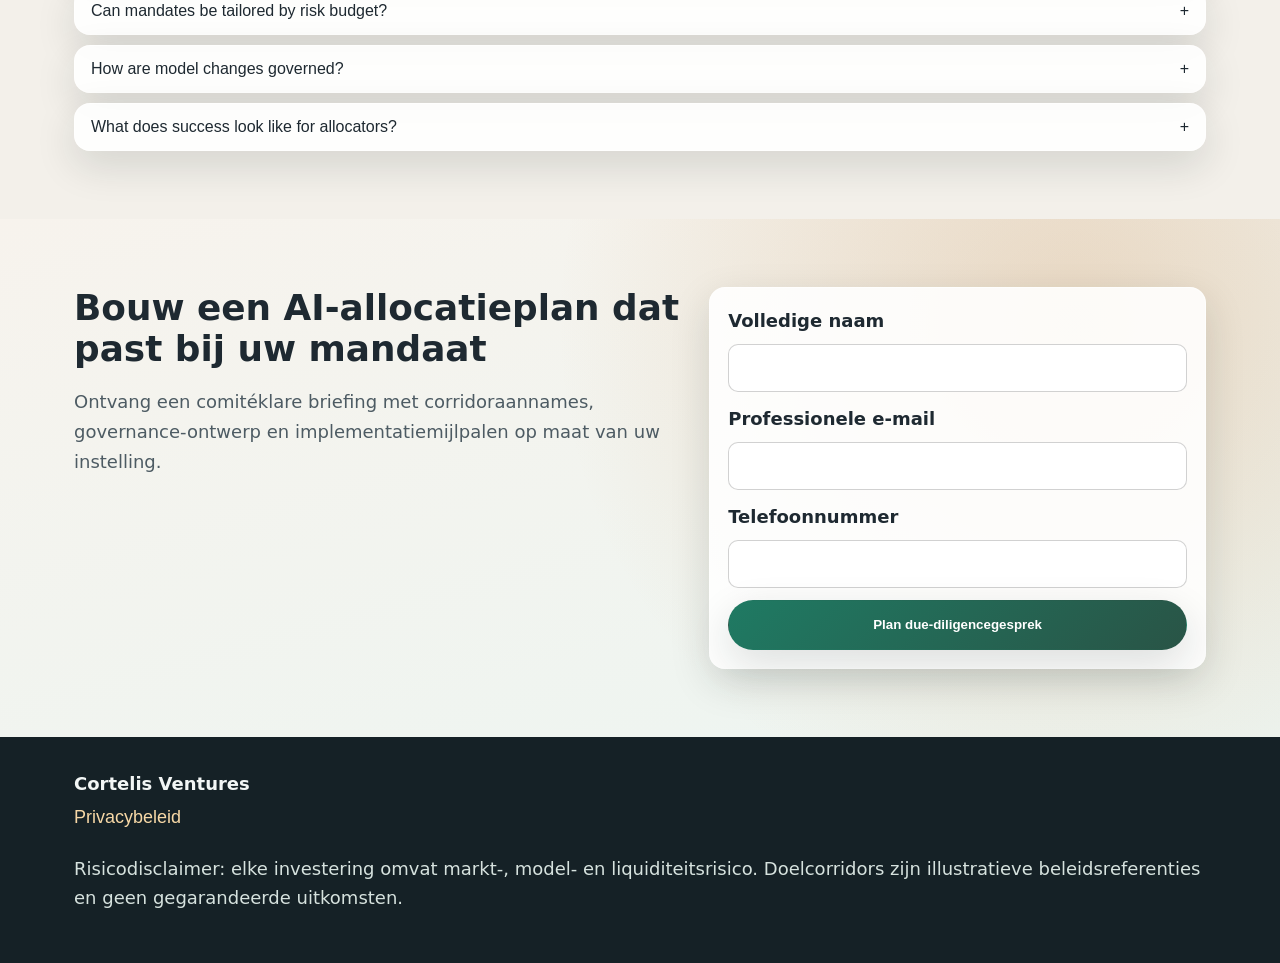
<file: be/index.html>
<!doctype html>
<html lang="nl">
<head>
  <meta charset="UTF-8" />
  <meta name="viewport" content="width=device-width, initial-scale=1.0" />
  <title>Cortelis Ventures | AI-investeringen voor institutionele allocators</title>
  <meta name="description" content="Cortelis Ventures levert een institutioneel platform voor AI-investeringen, governance-gestuurde allocatie en risico-gecorrigeerde rendementsanalyse." />
  <link rel="canonical" href="https://www.cortelisventures.com/be/index.html" />
  <link rel="alternate" hreflang="en" href="https://www.cortelisventures.com/index.html" />
  <link rel="alternate" hreflang="de" href="https://www.cortelisventures.com/de/index.html" />
  <link rel="alternate" hreflang="fr" href="https://www.cortelisventures.com/fr/index.html" />
  <link rel="alternate" hreflang="es" href="https://www.cortelisventures.com/es/index.html" />
  <link rel="alternate" hreflang="it" href="https://www.cortelisventures.com/it/index.html" />
  <link rel="alternate" hreflang="tr" href="https://www.cortelisventures.com/tr/index.html" />
  <link rel="alternate" hreflang="pt" href="https://www.cortelisventures.com/pt/index.html" />
  <link rel="alternate" hreflang="ja" href="https://www.cortelisventures.com/jp/index.html" />
  <link rel="alternate" hreflang="sk" href="https://www.cortelisventures.com/sk/index.html" />
  <link rel="alternate" hreflang="nl-BE" href="https://www.cortelisventures.com/be/index.html" />
  <meta property="og:title" content="Cortelis Ventures | AI-investeringen voor institutionele allocators" />
  <meta property="og:description" content="Cortelis Ventures levert een institutioneel platform voor AI-investeringen, governance-gestuurde allocatie en risico-gecorrigeerde rendementsanalyse." />
  <meta property="og:type" content="website" />
  <meta property="og:url" content="https://www.cortelisventures.com/be/index.html" />
  <meta name="twitter:card" content="summary_large_image" />
  <meta name="twitter:title" content="Cortelis Ventures | AI-investeringen voor institutionele allocators" />
  <meta name="twitter:description" content="Cortelis Ventures levert een institutioneel platform voor AI-investeringen, governance-gestuurde allocatie en risico-gecorrigeerde rendementsanalyse." />
  <link rel="stylesheet" href="../assets/style.css" />
  <script type="application/ld+json">{"@context":"https://schema.org","@type":"Organization","name":"Cortelis Ventures","url":"https://www.cortelisventures.com","email":"contact@cortelisventures.com"}</script>
  <script type="application/ld+json">{"@context":"https://schema.org","@type":"WebSite","name":"Cortelis Ventures","url":"https://www.cortelisventures.com"}</script>
  <script type="application/ld+json">{"@context":"https://schema.org","@type":"FAQPage","mainEntity":[{"@type":"Question","name":"How is allocation governance documented?","acceptedAnswer":{"@type":"Answer","text":"Each mandate includes an investment policy pack with role mapping, risk limits, escalation paths, and reporting templates approved by the investment committee."}}]}</script>
  <script type="application/ld+json">{"@context":"https://schema.org","@type":"Review","author":{"@type":"Person","name":"Amelia Moreau"},"reviewBody":"Institutional-grade governance and clear reporting improved our allocation confidence."}</script>
</head>
<body>
<header class="site-header">
  <div class="container header-inner">
    <a class="brand" href="../index.html">Cortelis Ventures</a>
    <nav class="main-nav" aria-label="Main navigation">
            <a href="#market">Markt</a>
            <a href="#model">Model</a>
            <a href="#process">Proces</a>
            <a href="#insights">Inzichten</a>
            <a href="#risk">Risico</a>
            <a href="#faq">FAQ</a>
</nav>
    <div class="header-actions">
      <div class="lang-wrap" data-dropdown>
        <button class="btn btn-ghost lang-active" aria-haspopup="true" aria-expanded="false">Belgium</button>
        <div class="lang-menu"><a href="../index.html">English</a>
<a href="../de/index.html">Deutsch</a>
<a href="../fr/index.html">Français</a>
<a href="../es/index.html">Español</a>
<a href="../it/index.html">Italiano</a>
<a href="../tr/index.html">Türkçe</a>
<a href="../pt/index.html">Português</a>
<a href="../jp/index.html">日本語</a>
<a href="../sk/index.html">Slovenčina</a>
<a href="../be/index.html">Belgium</a></div>
      </div>
      <a href="#lead" class="btn btn-primary">Vraag investeerdersbriefing aan</a>
      <button class="burger" aria-label="Open menu" aria-expanded="false">☰</button>
    </div>
  </div>
  <aside class="drawer" aria-hidden="true">
    <div class="drawer-panel" role="dialog" aria-modal="true" aria-label="Menu">
      <button class="drawer-close" aria-label="Close menu">×</button>
      <nav class="drawer-nav">
            <a href="#market">Markt</a>
            <a href="#model">Model</a>
            <a href="#process">Proces</a>
            <a href="#insights">Inzichten</a>
            <a href="#risk">Risico</a>
            <a href="#faq">FAQ</a>
</nav>
      <div class="lang-wrap" data-dropdown>
        <button class="btn btn-ghost lang-active" aria-haspopup="true" aria-expanded="false">Belgium</button>
        <div class="lang-menu"><a href="../index.html">English</a>
<a href="../de/index.html">Deutsch</a>
<a href="../fr/index.html">Français</a>
<a href="../es/index.html">Español</a>
<a href="../it/index.html">Italiano</a>
<a href="../tr/index.html">Türkçe</a>
<a href="../pt/index.html">Português</a>
<a href="../jp/index.html">日本語</a>
<a href="../sk/index.html">Slovenčina</a>
<a href="../be/index.html">Belgium</a></div>
      </div>
      <a href="#lead" class="btn btn-primary">Vraag investeerdersbriefing aan</a>
    </div>
  </aside>
</header>

<main>
  <section class="hero">
    <div class="container hero-grid">
      <div>
        <p class="eyebrow">Cortelis Ventures · Artificial Intelligence Investments</p>
        <h1>AI-investeringen voor institutionele kapitaalmandaten</h1>
        <p>Cortelis Ventures ontwerpt gedisciplineerde AI-investeringen voor family offices, fondsen en treasurycomités die allocatiehelderheid, governance-toezicht en meetbare uitvoeringskwaliteit nodig hebben. Ons raamwerk verbindt strategie, liquiditeit en rapportage zodat comités de mandaatfit met vertrouwen kunnen beoordelen.</p>
        <p>De doelcorridor is een objectieve referentie onder governance-toezicht, bedoeld voor beleidskalibratie en niet als rendementsbelofte.</p>
        <div class="corridor" aria-label="Target corridor">
          <h3>Target corridor</h3>
          <div class="corridor-grid">
            <div><small>8%–15%</small><strong>maandelijkse doelcorridor</strong></div>
            <div><small>80%–200%</small><strong>jaarlijkse referentie van de doelcorridor</strong></div>
          </div>
          <p>Illustratieve doelcorridor onder toezicht. Geen garantie.</p>
        </div>
      </div>
      <form id="lead" class="lead-form">
        <label>Volledige naam<input type="text" required></label>
        <label>Professionele e-mail<input type="email" required></label>
        <label>Telefoonnummer<input type="tel" required></label>
        <button class="btn btn-primary" type="submit">Plan due-diligencegesprek</button>
      </form>
    </div>
  </section>

  <section class="kpi-strip reveal">
    <div class="container"><h2>Mandaatfit-signalen voor institutionele screening</h2><p>Een gedisciplineerd investeringsproces moet onzekerheid verminderen vóór kapitaaltoewijzing. Deze indicatoren vatten capaciteit, controlekwaliteit en rapportagegereedheid samen.</p>
    <div class="kpi-grid">
      <article><h3>Uitvoeringslatentie</h3><div class="metric">42 ms</div><p>Benchmark: 85 ms sectormediaan</p><p>Snellere routering verlaagt slippage tijdens volatiliteit. Investeerderswinst: hogere uitvoeringskwaliteit per beslissing.</p></article>
      <article><h3>Diepte liquiditeitsladder</h3><div class="metric">6 niveaus</div><p>Benchmark: typisch 3 niveaus</p><p>Meerlagige routering beschermt uitstapopties. Investeerderswinst: sterkere liquiditeitsweerbaarheid.</p></article>
      <article><h3>Governance-cadans</h3><div class="metric">Wekelijks IC-pakket</div><p>Benchmark: maandelijkse legacy-rapportage</p><p>Hogere toezichtfrequentie verkort reactietijd. Investeerderswinst: strakkere controlelus voor mandaatcompliance.</p></article>
    </div></div>
  </section>

  <section id="market" class="split reveal"><div class="container split-grid"><div><h2>Waarom de AI-investeringsmarkt nu relevant is</h2><p>Institutionele AI-allocatie is verschoven van thematische verkenning naar beleidsbudgettering. De kans ligt in robuuste exposure met datakwaliteit, uitvoering en compliance in één model.</p><p>Cortelis beoordeelt kansen door signaalduurzaamheid, liquiditeitsprofiel en governance-last te vergelijken met traditionele alternatieven. Dit voorkomt kopgedreven instappen.</p><p class="imp">Betekenis: gedisciplineerde exposure kan kapitaalefficiëntie verhogen met behoud van drawdowncontrole.</p></div>
  <div class="comparison"><h3>Signal durability vs baseline</h3><div class="bars"><div><span>Cortelis</span><b style="width:86%">86</b></div><div><span>Baseline market</span><b style="width:58%">58</b></div></div><p>Benchmark basis: median cross-manager signal persistence.</p><p>Investor gain: stronger persistence supports longer holding confidence.</p></div></div></section>

  <section id="model" class="reveal"><div class="container split-grid reverse"><div class="alloc"><h3>Allocation composition</h3><div class="stack"><span style="--w:46%">Core AI Infrastructure 46%</span><span style="--w:32%">Adaptive Strategies 32%</span><span style="--w:22%">Liquidity Reserve 22%</span></div><p>Baseline: many portfolios overconcentrate above 60% in one sleeve.</p><p>Investor gain: segmented structure preserves flexibility during regime change.</p></div><div><h2>Portefeuillemodel en allocatie-architectuur</h2><p>Ons model vertaalt mandaatsdoelen naar een gesegmenteerde kapitaalstack met expliciete rollen. Elk segment heeft benchmarkreferentie, risicobudget en escalatietriggers.</p><p>De samenstelling scheidt kernexposure in AI-infrastructuur, adaptieve strategiemodules en liquiditeitsreservekapitaal. Dit ondersteunt gecontroleerde schaalvergroting en transparante attributie.</p><p class="imp">Investeerdersimplicatie: duidelijkere segmentverantwoordelijkheid verlaagt governance-frictie en verbetert herbalancering.</p></div></div></section>

  <section id="process" class="timeline reveal"><div class="container"><h2>Operationeel proces en comitétijdlijn</h2><p>Uitvoeringskwaliteit vereist herhaalbare operaties. De tijdlijn koppelt elke fase, deliverable en comitédocument van onboarding tot kwartaaloptimalisatie.</p><div class="timeline-grid"><article><small>Phase 01</small><h3>Mandate scoping</h3><p>Deliverable: governance map, liquidity constraints, reporting schema.</p></article><article><small>Phase 02</small><h3>Portfolio design</h3><p>Deliverable: sleeve construction, corridor policy, benchmark pack.</p></article><article><small>Phase 03</small><h3>Execution rollout</h3><p>Deliverable: venue controls, monitoring thresholds, exception workflow.</p></article><article><small>Phase 04</small><h3>Quarterly optimization</h3><p>Deliverable: attribution review, risk recalibration, committee memo.</p></article></div><p class="imp">Betekenis: een gekwantificeerde tijdlijn vertaalt strategie naar auditbare routines.</p></div></section>

  <section class="metrics reveal"><div class="container split-grid"><div><h2>Risico-gecorrigeerde rendementskerncijfers met benchmarkcontext</h2><p>Prestaties moeten met vergelijking worden gelezen, niet als losse percentages. Ringindicatoren tonen doelrealisatie, volatiliteitsdiscipline en rapportagevolledigheid met duidelijke baselines.</p><p class="imp">Investeerdersimplicatie: benchmark-geankerde metrics versnellen comitébeslissingen.</p></div><div class="rings"><article><h3>Objective attainment</h3><div class="ring" style="--p:72">72%</div><p>Baseline: 51% peer median.</p><p>Investor gain: stronger policy adherence under volatility.</p></article><article><h3>Volatility discipline</h3><div class="ring" style="--p:81">81%</div><p>Baseline: 64% peer median.</p><p>Investor gain: steadier downside profile for governance comfort.</p></article></div></div></section>

  <section id="insights" class="insights reveal"><div class="container"><h2>Onderzoeksinzichten en rendementsdrivers</h2><p>Rendement in AI-markten is multidriver en regimesensitief. We volgen bijdrage van modelinnovatie, uitvoeringskwaliteit en risico-overlays via een waterfall-structuur.</p><div class="waterfall"><article><h3>Model innovation</h3><strong>+24 bps</strong><p>Baseline contribution: +11 bps.</p><p>Investor gain: better alpha capture from signal refinement.</p></article><article><h3>Execution quality</h3><strong>+17 bps</strong><p>Baseline contribution: +8 bps.</p><p>Investor gain: reduced friction cost in deployment.</p></article><article><h3>Risk overlay</h3><strong>-9 bps drawdown impact</strong><p>Baseline mitigation: -3 bps.</p><p>Investor gain: improved downside containment in stress windows.</p></article></div><p class="imp">Betekenis: inzicht in driverbijdragen helpt duurzaamheid te stresstesten vóór allocatieverhoging.</p></div></section>

  <section id="risk" class="risk reveal"><div class="container split-grid reverse"><div class="matrix"><h3>Probability × Impact matrix</h3><div class="matrix-grid"><div><strong>Low/Low</strong><p>Routine monitor</p></div><div><strong>High/Low</strong><p>Capacity throttle</p></div><div><strong>Low/High</strong><p>Escalation memo</p></div><div><strong>High/High</strong><p>Immediate committee action</p></div></div><p>Baseline: ad-hoc response plans without mapped ownership.</p><p>Investor gain: faster control execution under event risk.</p></div><div><h2>Risico-governancematrix</h2><p>Institutionele investeerders hebben actielogica nodig, niet alleen risicolijsten. Onze 2x2-matrix koppelt waarschijnlijkheid en impact aan een gedefinieerde controlereactie.</p><p class="imp">Investeerdersimplicatie: vooraf in kaart gebrachte controles verkorten reactievertraging en versterken downsidebeperking.</p></div></div></section>

  <section class="reviews reveal"><div class="container"><h2>Investeerdersbeoordelingen</h2><p>Onderstaande feedback weerspiegelt due-diligence-uitkomsten van institutionele deelnemers die allocatiegovernance, uitvoeringsbetrouwbaarheid en rapportagestandaarden beoordeelden.</p><div class="review-grid"><article class="review-card"><div class="review-head"><span class="avatar">AM</span><strong>Amelia Moreau</strong><span class="verified">GEVERIFIEERD</span></div><p class="review-role">Portfolio Director · Paris</p><p>Disciplined governance, transparent reporting, and clear allocation logic helped our committee move from exploratory AI exposure to policy-grade implementation.</p></article>
<article class="review-card"><div class="review-head"><span class="avatar">LK</span><strong>Lukas Kern</strong><span class="verified">GEVERIFIEERD</span></div><p class="review-role">Family Office CIO · Zurich</p><p>Disciplined governance, transparent reporting, and clear allocation logic helped our committee move from exploratory AI exposure to policy-grade implementation.</p></article>
<article class="review-card"><div class="review-head"><span class="avatar">SR</span><strong>Sofia Ramires</strong><span class="verified">GEVERIFIEERD</span></div><p class="review-role">Investment Committee Chair · Lisbon</p><p>Disciplined governance, transparent reporting, and clear allocation logic helped our committee move from exploratory AI exposure to policy-grade implementation.</p></article>
<article class="review-card"><div class="review-head"><span class="avatar">DN</span><strong>Daichi Nakahara</strong><span class="verified">GEVERIFIEERD</span></div><p class="review-role">Multi-Asset Lead · Tokyo</p><p>Disciplined governance, transparent reporting, and clear allocation logic helped our committee move from exploratory AI exposure to policy-grade implementation.</p></article></div></div></section>

  <section id="faq" class="faq reveal"><div class="container"><h2>Veelgestelde vragen</h2><div class="faq-list"><div class="faq-item"><button class="faq-trigger" aria-expanded="false"><span>How is allocation governance documented?</span><span>+</span></button><div class="faq-panel"><p>Each mandate includes an investment policy pack with role mapping, risk limits, escalation paths, and reporting templates approved by the investment committee.</p></div></div>
<div class="faq-item"><button class="faq-trigger" aria-expanded="false"><span>What liquidity controls are used?</span><span>+</span></button><div class="faq-panel"><p>We apply laddered liquidity buckets, venue-level routing thresholds, and concentration caps to preserve exit optionality during stress regimes.</p></div></div>
<div class="faq-item"><button class="faq-trigger" aria-expanded="false"><span>How often are reports delivered?</span><span>+</span></button><div class="faq-panel"><p>Core dashboards and narrative commentary are issued weekly, with monthly committee summaries and quarterly model validation packs.</p></div></div>
<div class="faq-item"><button class="faq-trigger" aria-expanded="false"><span>How is compliance integrated?</span><span>+</span></button><div class="faq-panel"><p>Compliance checkpoints are embedded into onboarding, execution monitoring, and post-trade reconciliation to align with institutional control standards.</p></div></div>
<div class="faq-item"><button class="faq-trigger" aria-expanded="false"><span>What is the expected onboarding window?</span><span>+</span></button><div class="faq-panel"><p>Typical onboarding ranges from 10 to 20 business days depending on mandate complexity, legal review cycle, and reporting integration requirements.</p></div></div>
<div class="faq-item"><button class="faq-trigger" aria-expanded="false"><span>Can mandates be tailored by risk budget?</span><span>+</span></button><div class="faq-panel"><p>Yes. Corridor assumptions, drawdown tolerances, and liquidity reserves are calibrated to each institution’s policy and governance constraints.</p></div></div>
<div class="faq-item"><button class="faq-trigger" aria-expanded="false"><span>How are model changes governed?</span><span>+</span></button><div class="faq-panel"><p>Model updates follow a staged approval workflow with validation evidence, impact analysis, and explicit sign-off by designated oversight stakeholders.</p></div></div>
<div class="faq-item"><button class="faq-trigger" aria-expanded="false"><span>What does success look like for allocators?</span><span>+</span></button><div class="faq-panel"><p>Success is measured by risk-adjusted outcomes, governance reliability, and the ability to maintain policy adherence while scaling exposure responsibly.</p></div></div></div></div></section>

  <section class="final-cta reveal"><div class="container split-grid"><div><h2>Bouw een AI-allocatieplan dat past bij uw mandaat</h2><p>Ontvang een comitéklare briefing met corridoraannames, governance-ontwerp en implementatiemijlpalen op maat van uw instelling.</p></div><form class="lead-form">
    <label>Volledige naam<input type="text" required></label>
    <label>Professionele e-mail<input type="email" required></label>
    <label>Telefoonnummer<input type="tel" required></label>
    <button class="btn btn-primary" type="submit">Plan due-diligencegesprek</button>
  </form></div></section>
</main>

<footer><div class="container footer-row"><strong>Cortelis Ventures</strong><button class="privacy-link" data-open-privacy>Privacybeleid</button><p>Risicodisclaimer: elke investering omvat markt-, model- en liquiditeitsrisico. Doelcorridors zijn illustratieve beleidsreferenties en geen gegarandeerde uitkomsten.</p></div></footer>

<div class="modal" id="privacy-modal" aria-hidden="true"><div class="modal-panel" role="dialog" aria-modal="true" aria-label="Privacybeleid"><button class="modal-x" data-close-privacy aria-label="Close">×</button><h2>Privacybeleid</h2><div class="modal-body"><h3>Introduction</h3><p>This privacy policy explains how Cortelis Ventures processes personal and professional contact information when visitors request investor materials, schedule calls, or evaluate institutional services.</p>
<h3>Data collection</h3><p>We collect full name, professional email, phone number, device metadata, and interaction data necessary to respond to institutional inquiries and maintain secure operations.</p>
<h3>Legal basis</h3><p>Processing is based on legitimate interest, contractual necessity during due diligence, and legal obligations related to financial compliance and record retention.</p>
<h3>Cookies</h3><p>Cookies and similar technologies support security, session integrity, analytics, and language preference persistence for a consistent user experience.</p>
<h3>Retention</h3><p>Contact and inquiry records are retained only as long as required for relationship management, compliance obligations, and defensible audit trails.</p>
<h3>Third-party sharing</h3><p>Data may be shared with vetted service providers for hosting, analytics, communication delivery, and security monitoring under contractual confidentiality terms.</p>
<h3>Security</h3><p>We apply layered controls including encryption in transit, access limitation, logging, anomaly monitoring, and periodic control testing.</p>
<h3>User rights</h3><p>Users may request access, correction, deletion, restriction, portability, or objection to processing where applicable under relevant privacy regulations.</p>
<h3>International transfers</h3><p>When data crosses borders, safeguards such as contractual clauses and transfer impact assessments are applied to maintain equivalent protection.</p>
<h3>Industry risk disclosure</h3><p>Digital communications and investment-related interactions carry cybersecurity and operational risks; no online channel can be guaranteed risk-free.</p>
<h3>Contact</h3><p>For privacy questions, requests, or complaints, contact: privacy@cortelisventures.com.</p></div><div class="modal-footer"><button class="btn btn-ghost" data-close-privacy>Sluiten</button></div></div></div>

<script defer src="../assets/app.js"></script>
</body></html>
</file>
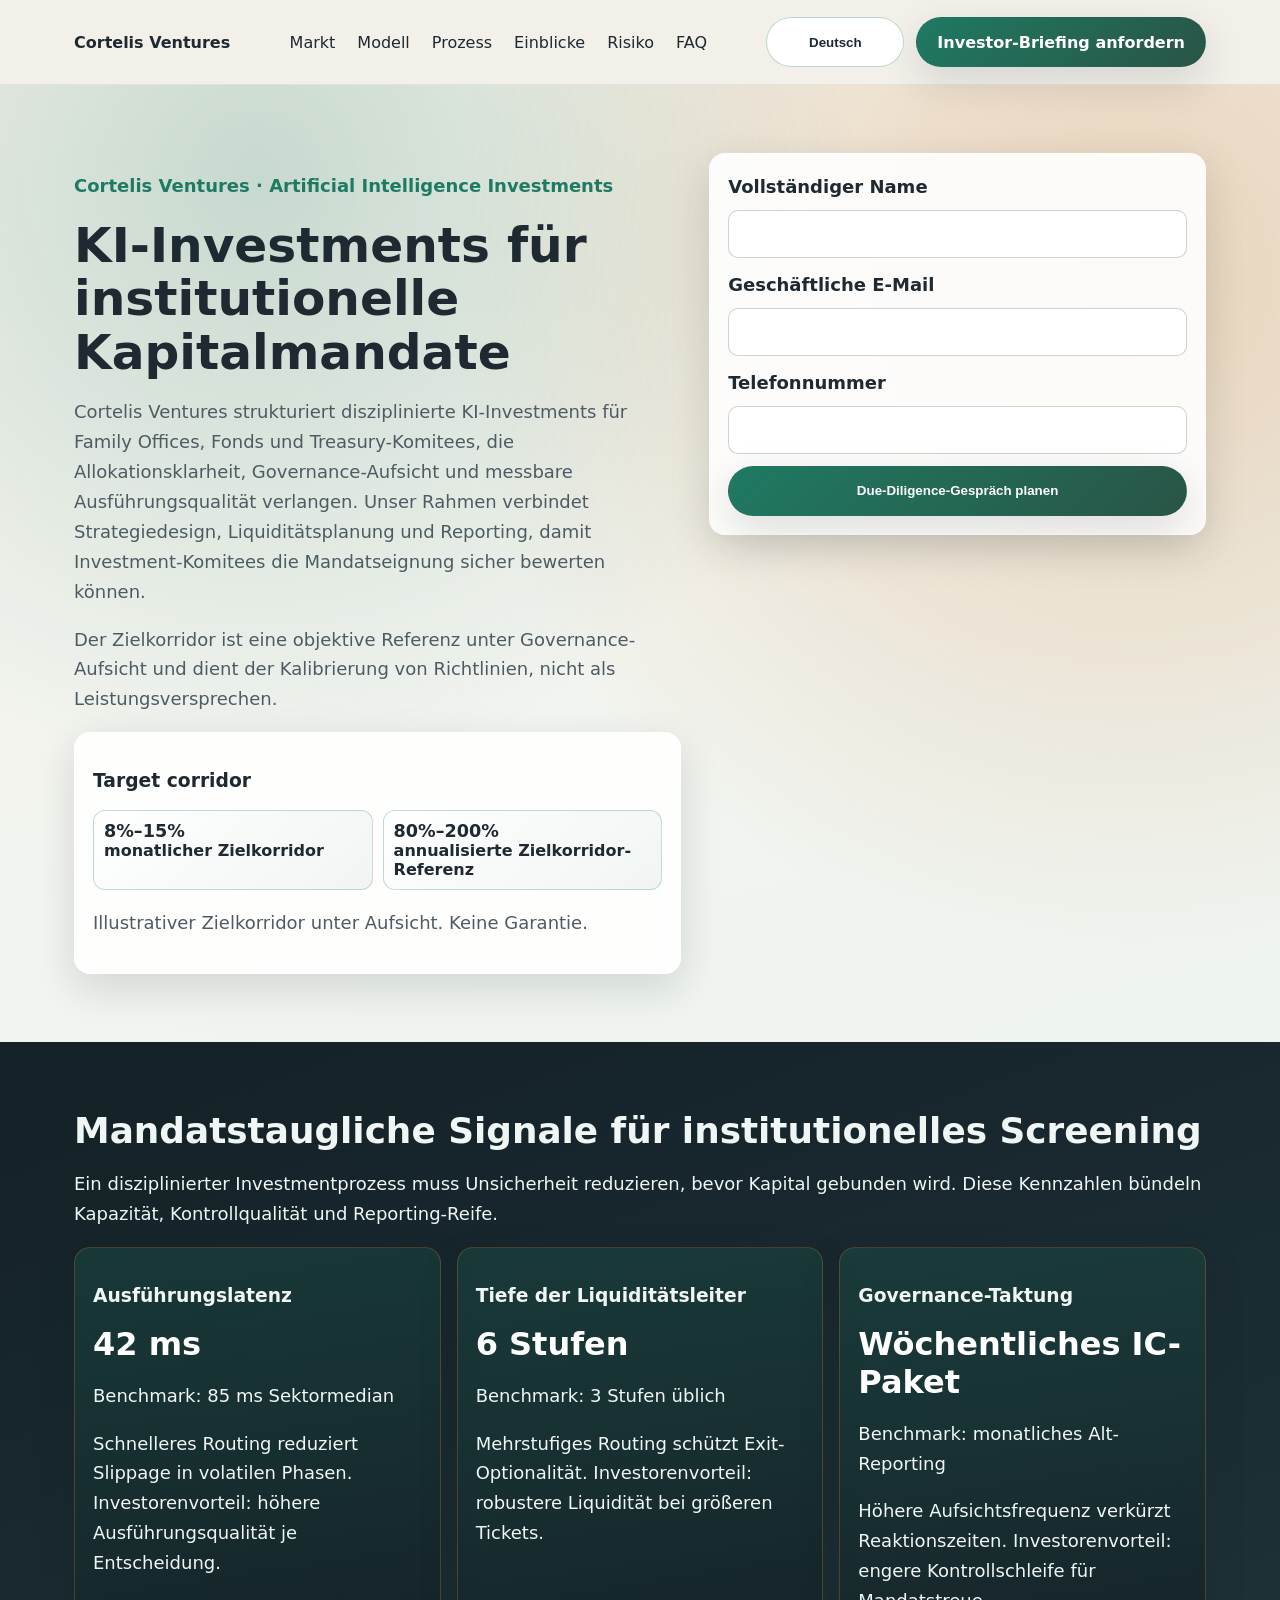
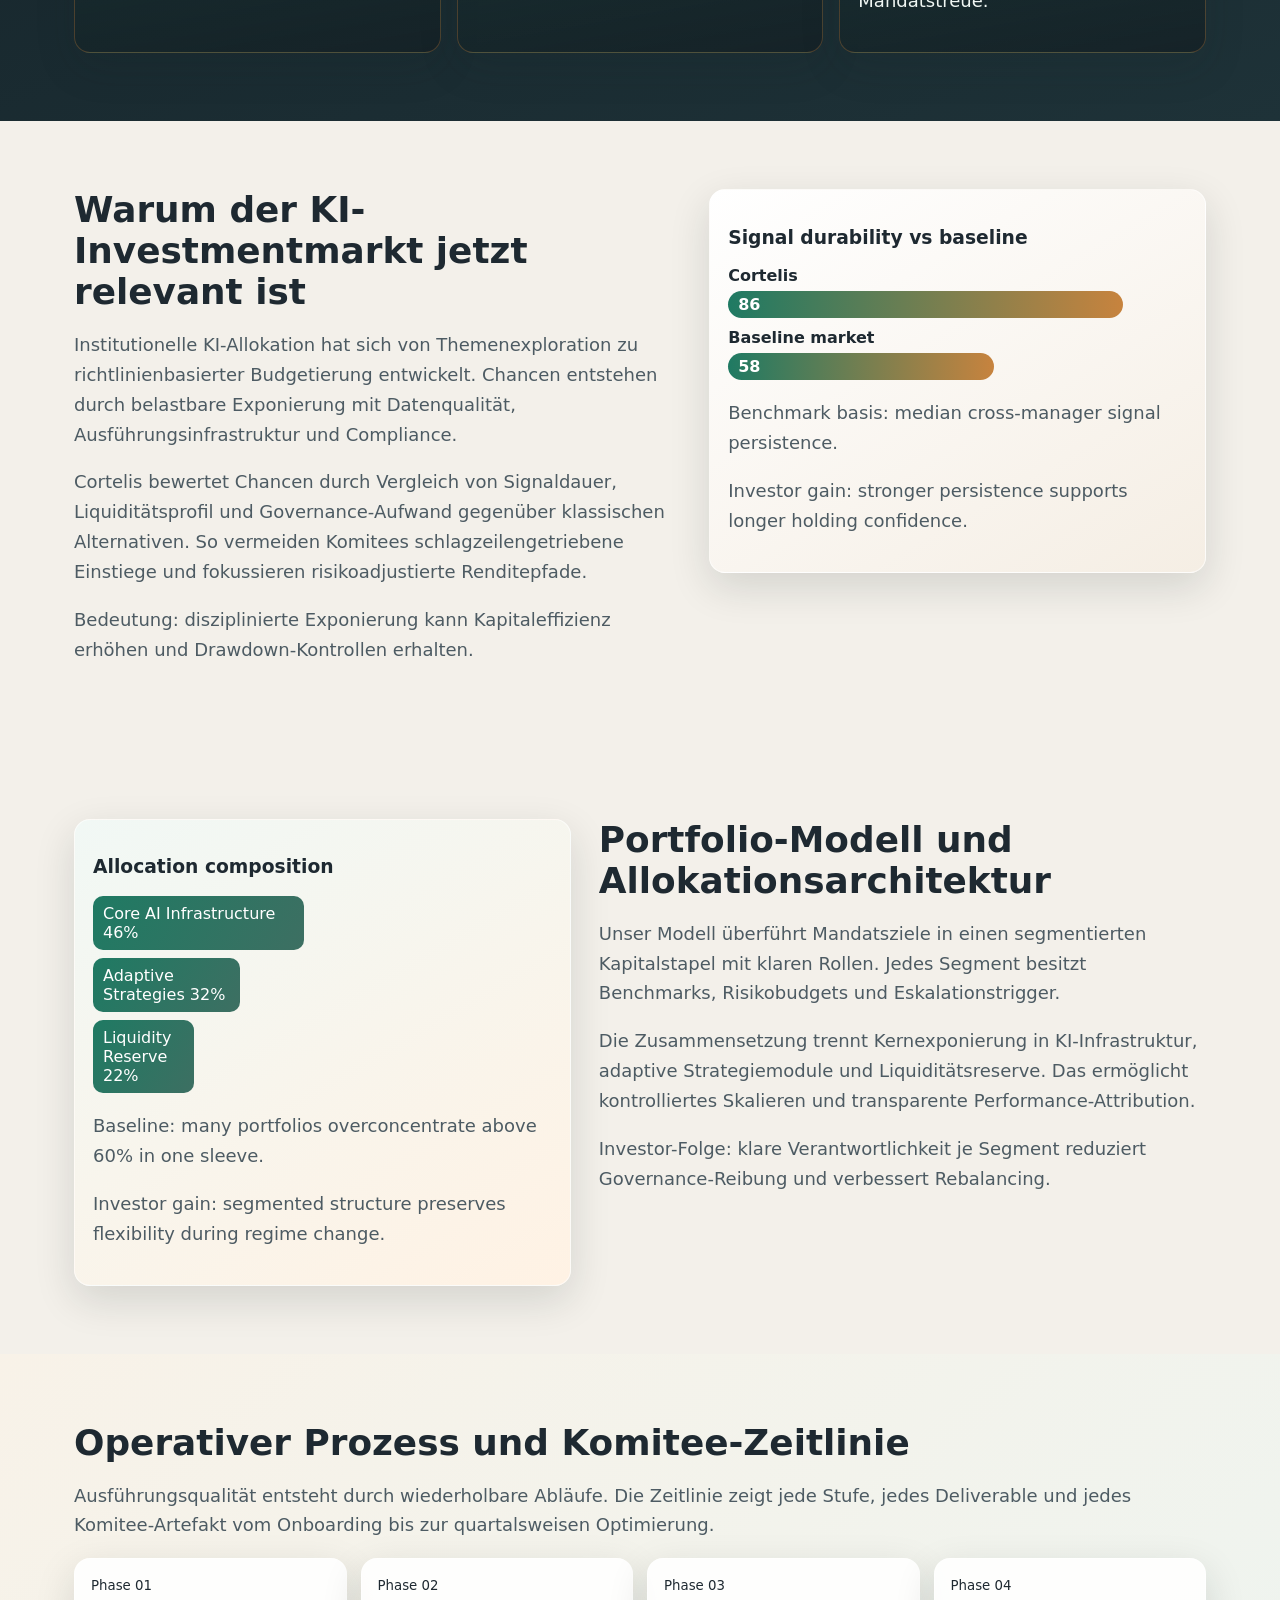
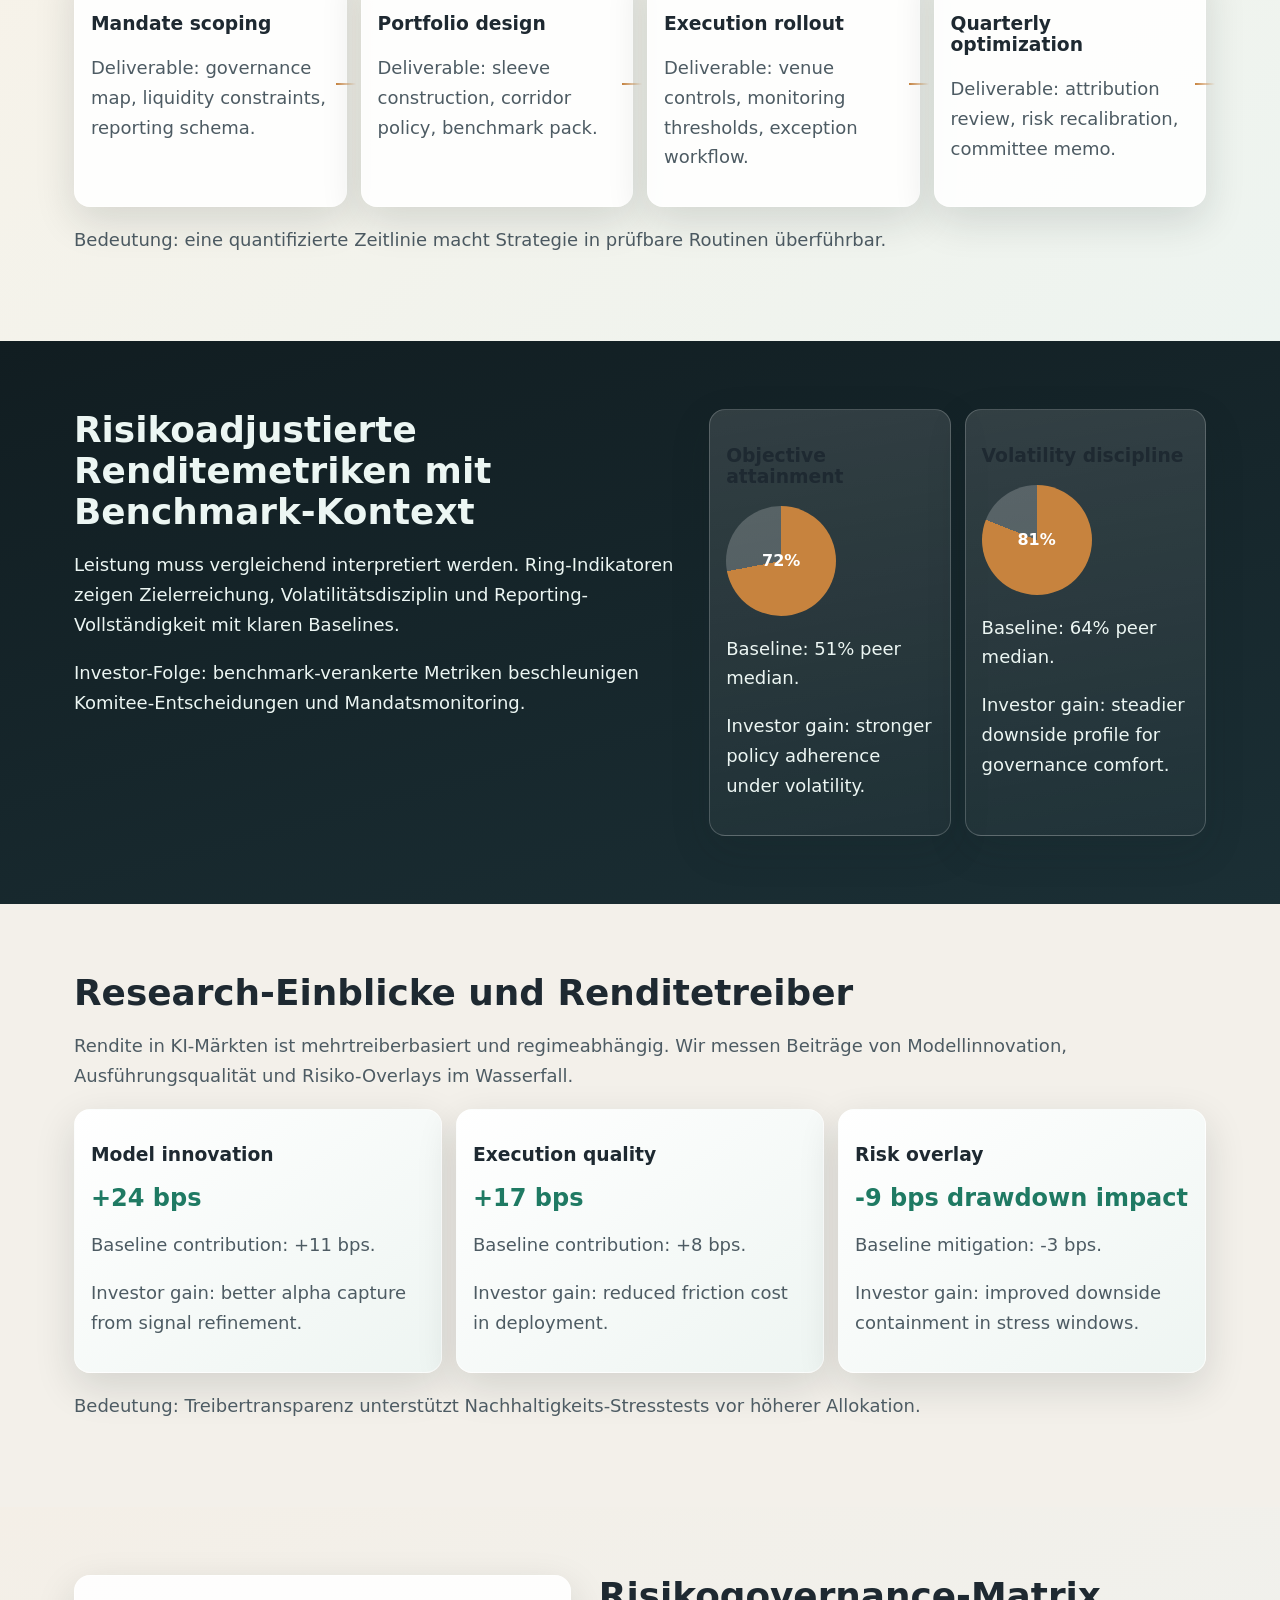
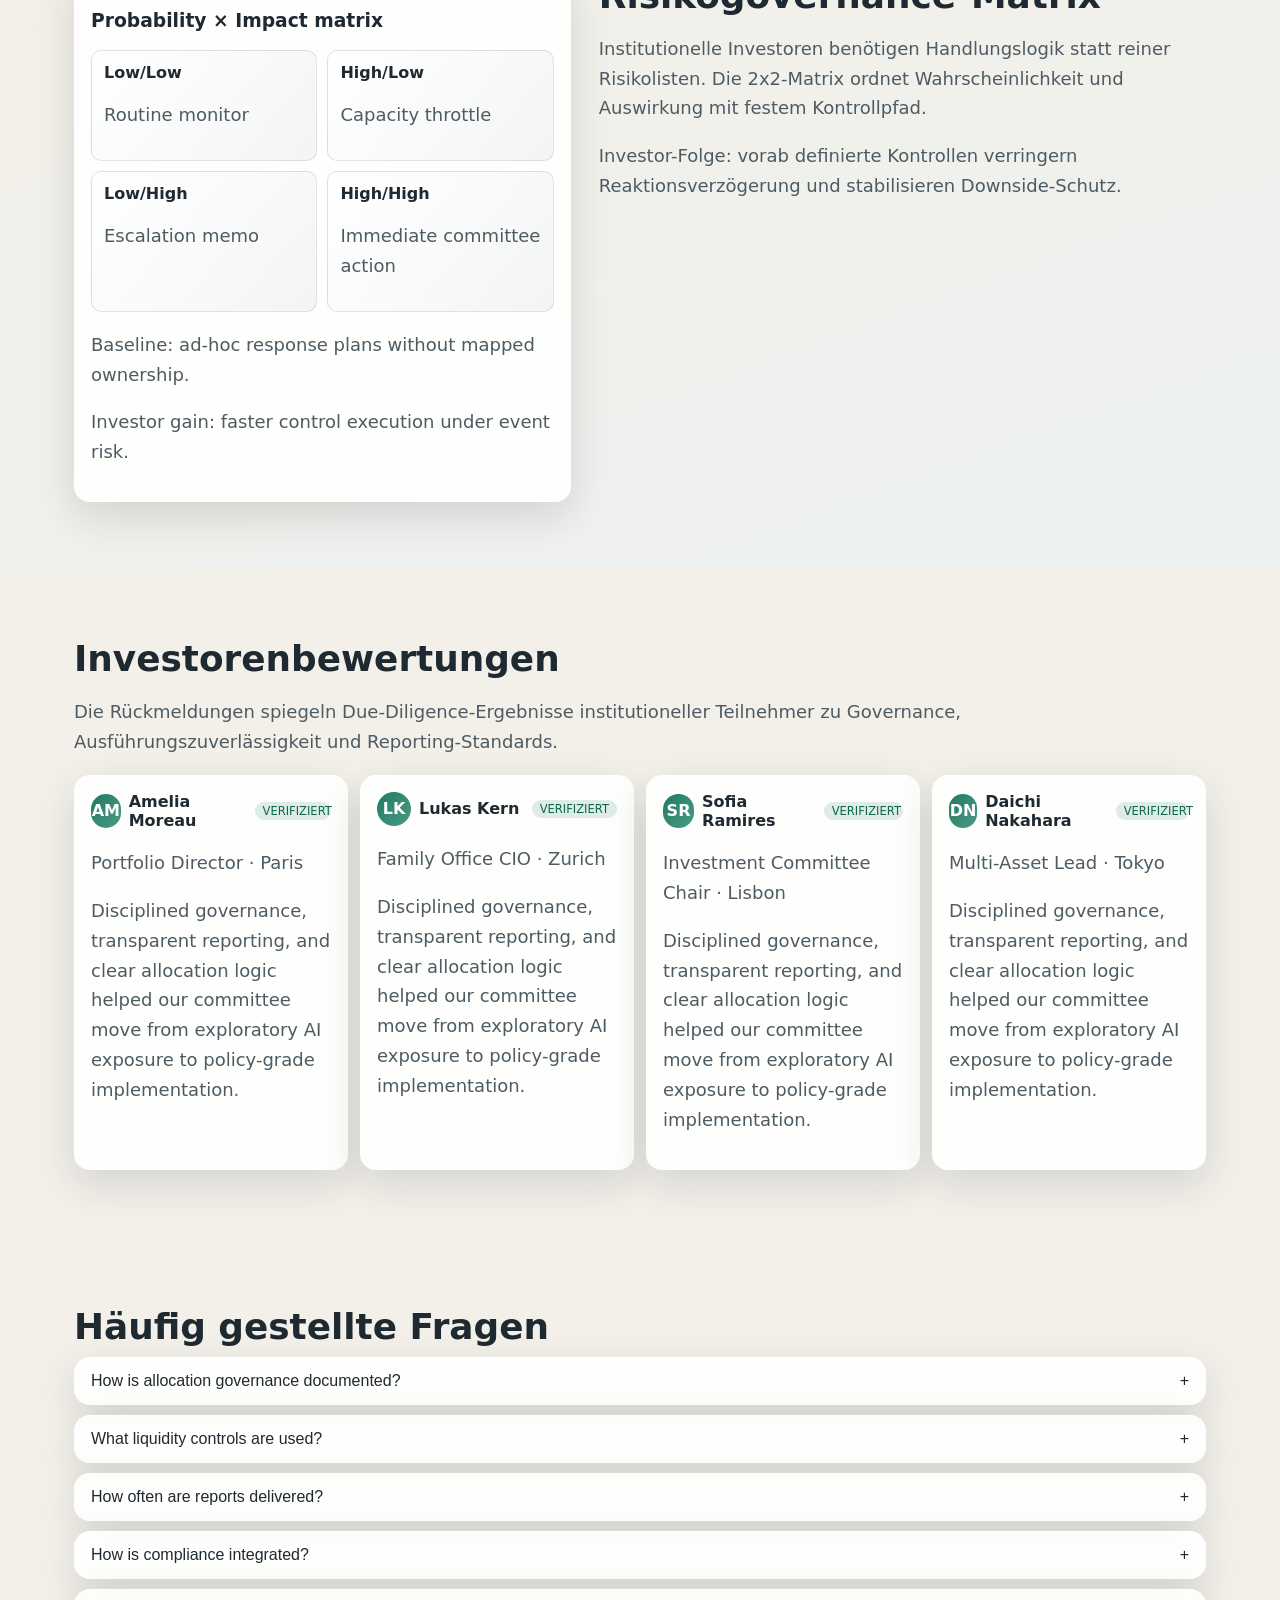
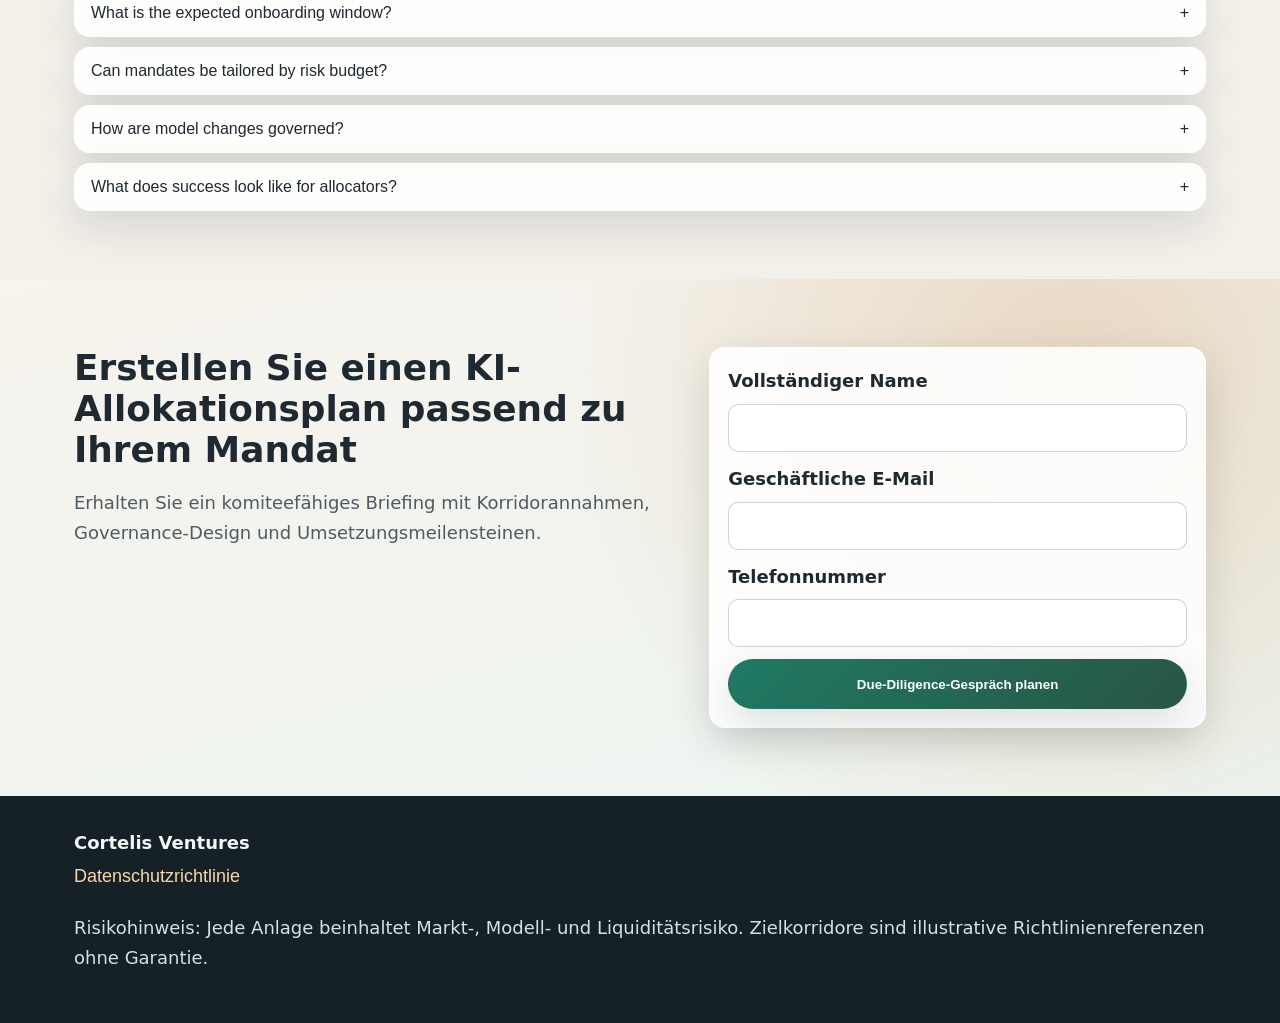
<file: de/index.html>
<!doctype html>
<html lang="de">
<head>
  <meta charset="UTF-8" />
  <meta name="viewport" content="width=device-width, initial-scale=1.0" />
  <title>Cortelis Ventures | KI-Investments für institutionelle Allokatoren</title>
  <meta name="description" content="Cortelis Ventures bietet eine institutionelle Plattform für KI-Investments, governance-geführte Allokation und risikoadjustierte Renditeanalyse." />
  <link rel="canonical" href="https://www.cortelisventures.com/de/index.html" />
  <link rel="alternate" hreflang="en" href="https://www.cortelisventures.com/index.html" />
  <link rel="alternate" hreflang="de" href="https://www.cortelisventures.com/de/index.html" />
  <link rel="alternate" hreflang="fr" href="https://www.cortelisventures.com/fr/index.html" />
  <link rel="alternate" hreflang="es" href="https://www.cortelisventures.com/es/index.html" />
  <link rel="alternate" hreflang="it" href="https://www.cortelisventures.com/it/index.html" />
  <link rel="alternate" hreflang="tr" href="https://www.cortelisventures.com/tr/index.html" />
  <link rel="alternate" hreflang="pt" href="https://www.cortelisventures.com/pt/index.html" />
  <link rel="alternate" hreflang="ja" href="https://www.cortelisventures.com/jp/index.html" />
  <link rel="alternate" hreflang="sk" href="https://www.cortelisventures.com/sk/index.html" />
  <link rel="alternate" hreflang="nl-BE" href="https://www.cortelisventures.com/be/index.html" />
  <meta property="og:title" content="Cortelis Ventures | KI-Investments für institutionelle Allokatoren" />
  <meta property="og:description" content="Cortelis Ventures bietet eine institutionelle Plattform für KI-Investments, governance-geführte Allokation und risikoadjustierte Renditeanalyse." />
  <meta property="og:type" content="website" />
  <meta property="og:url" content="https://www.cortelisventures.com/de/index.html" />
  <meta name="twitter:card" content="summary_large_image" />
  <meta name="twitter:title" content="Cortelis Ventures | KI-Investments für institutionelle Allokatoren" />
  <meta name="twitter:description" content="Cortelis Ventures bietet eine institutionelle Plattform für KI-Investments, governance-geführte Allokation und risikoadjustierte Renditeanalyse." />
  <link rel="stylesheet" href="../assets/style.css" />
  <script type="application/ld+json">{"@context":"https://schema.org","@type":"Organization","name":"Cortelis Ventures","url":"https://www.cortelisventures.com","email":"contact@cortelisventures.com"}</script>
  <script type="application/ld+json">{"@context":"https://schema.org","@type":"WebSite","name":"Cortelis Ventures","url":"https://www.cortelisventures.com"}</script>
  <script type="application/ld+json">{"@context":"https://schema.org","@type":"FAQPage","mainEntity":[{"@type":"Question","name":"How is allocation governance documented?","acceptedAnswer":{"@type":"Answer","text":"Each mandate includes an investment policy pack with role mapping, risk limits, escalation paths, and reporting templates approved by the investment committee."}}]}</script>
  <script type="application/ld+json">{"@context":"https://schema.org","@type":"Review","author":{"@type":"Person","name":"Amelia Moreau"},"reviewBody":"Institutional-grade governance and clear reporting improved our allocation confidence."}</script>
</head>
<body>
<header class="site-header">
  <div class="container header-inner">
    <a class="brand" href="../index.html">Cortelis Ventures</a>
    <nav class="main-nav" aria-label="Main navigation">
            <a href="#market">Markt</a>
            <a href="#model">Modell</a>
            <a href="#process">Prozess</a>
            <a href="#insights">Einblicke</a>
            <a href="#risk">Risiko</a>
            <a href="#faq">FAQ</a>
</nav>
    <div class="header-actions">
      <div class="lang-wrap" data-dropdown>
        <button class="btn btn-ghost lang-active" aria-haspopup="true" aria-expanded="false">Deutsch</button>
        <div class="lang-menu"><a href="../index.html">English</a>
<a href="../de/index.html">Deutsch</a>
<a href="../fr/index.html">Français</a>
<a href="../es/index.html">Español</a>
<a href="../it/index.html">Italiano</a>
<a href="../tr/index.html">Türkçe</a>
<a href="../pt/index.html">Português</a>
<a href="../jp/index.html">日本語</a>
<a href="../sk/index.html">Slovenčina</a>
<a href="../be/index.html">Belgium</a></div>
      </div>
      <a href="#lead" class="btn btn-primary">Investor-Briefing anfordern</a>
      <button class="burger" aria-label="Open menu" aria-expanded="false">☰</button>
    </div>
  </div>
  <aside class="drawer" aria-hidden="true">
    <div class="drawer-panel" role="dialog" aria-modal="true" aria-label="Menu">
      <button class="drawer-close" aria-label="Close menu">×</button>
      <nav class="drawer-nav">
            <a href="#market">Markt</a>
            <a href="#model">Modell</a>
            <a href="#process">Prozess</a>
            <a href="#insights">Einblicke</a>
            <a href="#risk">Risiko</a>
            <a href="#faq">FAQ</a>
</nav>
      <div class="lang-wrap" data-dropdown>
        <button class="btn btn-ghost lang-active" aria-haspopup="true" aria-expanded="false">Deutsch</button>
        <div class="lang-menu"><a href="../index.html">English</a>
<a href="../de/index.html">Deutsch</a>
<a href="../fr/index.html">Français</a>
<a href="../es/index.html">Español</a>
<a href="../it/index.html">Italiano</a>
<a href="../tr/index.html">Türkçe</a>
<a href="../pt/index.html">Português</a>
<a href="../jp/index.html">日本語</a>
<a href="../sk/index.html">Slovenčina</a>
<a href="../be/index.html">Belgium</a></div>
      </div>
      <a href="#lead" class="btn btn-primary">Investor-Briefing anfordern</a>
    </div>
  </aside>
</header>

<main>
  <section class="hero">
    <div class="container hero-grid">
      <div>
        <p class="eyebrow">Cortelis Ventures · Artificial Intelligence Investments</p>
        <h1>KI-Investments für institutionelle Kapitalmandate</h1>
        <p>Cortelis Ventures strukturiert disziplinierte KI-Investments für Family Offices, Fonds und Treasury-Komitees, die Allokationsklarheit, Governance-Aufsicht und messbare Ausführungsqualität verlangen. Unser Rahmen verbindet Strategiedesign, Liquiditätsplanung und Reporting, damit Investment-Komitees die Mandatseignung sicher bewerten können.</p>
        <p>Der Zielkorridor ist eine objektive Referenz unter Governance-Aufsicht und dient der Kalibrierung von Richtlinien, nicht als Leistungsversprechen.</p>
        <div class="corridor" aria-label="Target corridor">
          <h3>Target corridor</h3>
          <div class="corridor-grid">
            <div><small>8%–15%</small><strong>monatlicher Zielkorridor</strong></div>
            <div><small>80%–200%</small><strong>annualisierte Zielkorridor-Referenz</strong></div>
          </div>
          <p>Illustrativer Zielkorridor unter Aufsicht. Keine Garantie.</p>
        </div>
      </div>
      <form id="lead" class="lead-form">
        <label>Vollständiger Name<input type="text" required></label>
        <label>Geschäftliche E-Mail<input type="email" required></label>
        <label>Telefonnummer<input type="tel" required></label>
        <button class="btn btn-primary" type="submit">Due-Diligence-Gespräch planen</button>
      </form>
    </div>
  </section>

  <section class="kpi-strip reveal">
    <div class="container"><h2>Mandatstaugliche Signale für institutionelles Screening</h2><p>Ein disziplinierter Investmentprozess muss Unsicherheit reduzieren, bevor Kapital gebunden wird. Diese Kennzahlen bündeln Kapazität, Kontrollqualität und Reporting-Reife.</p>
    <div class="kpi-grid">
      <article><h3>Ausführungslatenz</h3><div class="metric">42 ms</div><p>Benchmark: 85 ms Sektormedian</p><p>Schnelleres Routing reduziert Slippage in volatilen Phasen. Investorenvorteil: höhere Ausführungsqualität je Entscheidung.</p></article>
      <article><h3>Tiefe der Liquiditätsleiter</h3><div class="metric">6 Stufen</div><p>Benchmark: 3 Stufen üblich</p><p>Mehrstufiges Routing schützt Exit-Optionalität. Investorenvorteil: robustere Liquidität bei größeren Tickets.</p></article>
      <article><h3>Governance-Taktung</h3><div class="metric">Wöchentliches IC-Paket</div><p>Benchmark: monatliches Alt-Reporting</p><p>Höhere Aufsichtsfrequenz verkürzt Reaktionszeiten. Investorenvorteil: engere Kontrollschleife für Mandatstreue.</p></article>
    </div></div>
  </section>

  <section id="market" class="split reveal"><div class="container split-grid"><div><h2>Warum der KI-Investmentmarkt jetzt relevant ist</h2><p>Institutionelle KI-Allokation hat sich von Themenexploration zu richtlinienbasierter Budgetierung entwickelt. Chancen entstehen durch belastbare Exponierung mit Datenqualität, Ausführungsinfrastruktur und Compliance.</p><p>Cortelis bewertet Chancen durch Vergleich von Signaldauer, Liquiditätsprofil und Governance-Aufwand gegenüber klassischen Alternativen. So vermeiden Komitees schlagzeilengetriebene Einstiege und fokussieren risikoadjustierte Renditepfade.</p><p class="imp">Bedeutung: disziplinierte Exponierung kann Kapitaleffizienz erhöhen und Drawdown-Kontrollen erhalten.</p></div>
  <div class="comparison"><h3>Signal durability vs baseline</h3><div class="bars"><div><span>Cortelis</span><b style="width:86%">86</b></div><div><span>Baseline market</span><b style="width:58%">58</b></div></div><p>Benchmark basis: median cross-manager signal persistence.</p><p>Investor gain: stronger persistence supports longer holding confidence.</p></div></div></section>

  <section id="model" class="reveal"><div class="container split-grid reverse"><div class="alloc"><h3>Allocation composition</h3><div class="stack"><span style="--w:46%">Core AI Infrastructure 46%</span><span style="--w:32%">Adaptive Strategies 32%</span><span style="--w:22%">Liquidity Reserve 22%</span></div><p>Baseline: many portfolios overconcentrate above 60% in one sleeve.</p><p>Investor gain: segmented structure preserves flexibility during regime change.</p></div><div><h2>Portfolio-Modell und Allokationsarchitektur</h2><p>Unser Modell überführt Mandatsziele in einen segmentierten Kapitalstapel mit klaren Rollen. Jedes Segment besitzt Benchmarks, Risikobudgets und Eskalationstrigger.</p><p>Die Zusammensetzung trennt Kernexponierung in KI-Infrastruktur, adaptive Strategiemodule und Liquiditätsreserve. Das ermöglicht kontrolliertes Skalieren und transparente Performance-Attribution.</p><p class="imp">Investor-Folge: klare Verantwortlichkeit je Segment reduziert Governance-Reibung und verbessert Rebalancing.</p></div></div></section>

  <section id="process" class="timeline reveal"><div class="container"><h2>Operativer Prozess und Komitee-Zeitlinie</h2><p>Ausführungsqualität entsteht durch wiederholbare Abläufe. Die Zeitlinie zeigt jede Stufe, jedes Deliverable und jedes Komitee-Artefakt vom Onboarding bis zur quartalsweisen Optimierung.</p><div class="timeline-grid"><article><small>Phase 01</small><h3>Mandate scoping</h3><p>Deliverable: governance map, liquidity constraints, reporting schema.</p></article><article><small>Phase 02</small><h3>Portfolio design</h3><p>Deliverable: sleeve construction, corridor policy, benchmark pack.</p></article><article><small>Phase 03</small><h3>Execution rollout</h3><p>Deliverable: venue controls, monitoring thresholds, exception workflow.</p></article><article><small>Phase 04</small><h3>Quarterly optimization</h3><p>Deliverable: attribution review, risk recalibration, committee memo.</p></article></div><p class="imp">Bedeutung: eine quantifizierte Zeitlinie macht Strategie in prüfbare Routinen überführbar.</p></div></section>

  <section class="metrics reveal"><div class="container split-grid"><div><h2>Risikoadjustierte Renditemetriken mit Benchmark-Kontext</h2><p>Leistung muss vergleichend interpretiert werden. Ring-Indikatoren zeigen Zielerreichung, Volatilitätsdisziplin und Reporting-Vollständigkeit mit klaren Baselines.</p><p class="imp">Investor-Folge: benchmark-verankerte Metriken beschleunigen Komitee-Entscheidungen und Mandatsmonitoring.</p></div><div class="rings"><article><h3>Objective attainment</h3><div class="ring" style="--p:72">72%</div><p>Baseline: 51% peer median.</p><p>Investor gain: stronger policy adherence under volatility.</p></article><article><h3>Volatility discipline</h3><div class="ring" style="--p:81">81%</div><p>Baseline: 64% peer median.</p><p>Investor gain: steadier downside profile for governance comfort.</p></article></div></div></section>

  <section id="insights" class="insights reveal"><div class="container"><h2>Research-Einblicke und Renditetreiber</h2><p>Rendite in KI-Märkten ist mehrtreiberbasiert und regimeabhängig. Wir messen Beiträge von Modellinnovation, Ausführungsqualität und Risiko-Overlays im Wasserfall.</p><div class="waterfall"><article><h3>Model innovation</h3><strong>+24 bps</strong><p>Baseline contribution: +11 bps.</p><p>Investor gain: better alpha capture from signal refinement.</p></article><article><h3>Execution quality</h3><strong>+17 bps</strong><p>Baseline contribution: +8 bps.</p><p>Investor gain: reduced friction cost in deployment.</p></article><article><h3>Risk overlay</h3><strong>-9 bps drawdown impact</strong><p>Baseline mitigation: -3 bps.</p><p>Investor gain: improved downside containment in stress windows.</p></article></div><p class="imp">Bedeutung: Treibertransparenz unterstützt Nachhaltigkeits-Stresstests vor höherer Allokation.</p></div></section>

  <section id="risk" class="risk reveal"><div class="container split-grid reverse"><div class="matrix"><h3>Probability × Impact matrix</h3><div class="matrix-grid"><div><strong>Low/Low</strong><p>Routine monitor</p></div><div><strong>High/Low</strong><p>Capacity throttle</p></div><div><strong>Low/High</strong><p>Escalation memo</p></div><div><strong>High/High</strong><p>Immediate committee action</p></div></div><p>Baseline: ad-hoc response plans without mapped ownership.</p><p>Investor gain: faster control execution under event risk.</p></div><div><h2>Risikogovernance-Matrix</h2><p>Institutionelle Investoren benötigen Handlungslogik statt reiner Risikolisten. Die 2x2-Matrix ordnet Wahrscheinlichkeit und Auswirkung mit festem Kontrollpfad.</p><p class="imp">Investor-Folge: vorab definierte Kontrollen verringern Reaktionsverzögerung und stabilisieren Downside-Schutz.</p></div></div></section>

  <section class="reviews reveal"><div class="container"><h2>Investorenbewertungen</h2><p>Die Rückmeldungen spiegeln Due-Diligence-Ergebnisse institutioneller Teilnehmer zu Governance, Ausführungszuverlässigkeit und Reporting-Standards.</p><div class="review-grid"><article class="review-card"><div class="review-head"><span class="avatar">AM</span><strong>Amelia Moreau</strong><span class="verified">VERIFIZIERT</span></div><p class="review-role">Portfolio Director · Paris</p><p>Disciplined governance, transparent reporting, and clear allocation logic helped our committee move from exploratory AI exposure to policy-grade implementation.</p></article>
<article class="review-card"><div class="review-head"><span class="avatar">LK</span><strong>Lukas Kern</strong><span class="verified">VERIFIZIERT</span></div><p class="review-role">Family Office CIO · Zurich</p><p>Disciplined governance, transparent reporting, and clear allocation logic helped our committee move from exploratory AI exposure to policy-grade implementation.</p></article>
<article class="review-card"><div class="review-head"><span class="avatar">SR</span><strong>Sofia Ramires</strong><span class="verified">VERIFIZIERT</span></div><p class="review-role">Investment Committee Chair · Lisbon</p><p>Disciplined governance, transparent reporting, and clear allocation logic helped our committee move from exploratory AI exposure to policy-grade implementation.</p></article>
<article class="review-card"><div class="review-head"><span class="avatar">DN</span><strong>Daichi Nakahara</strong><span class="verified">VERIFIZIERT</span></div><p class="review-role">Multi-Asset Lead · Tokyo</p><p>Disciplined governance, transparent reporting, and clear allocation logic helped our committee move from exploratory AI exposure to policy-grade implementation.</p></article></div></div></section>

  <section id="faq" class="faq reveal"><div class="container"><h2>Häufig gestellte Fragen</h2><div class="faq-list"><div class="faq-item"><button class="faq-trigger" aria-expanded="false"><span>How is allocation governance documented?</span><span>+</span></button><div class="faq-panel"><p>Each mandate includes an investment policy pack with role mapping, risk limits, escalation paths, and reporting templates approved by the investment committee.</p></div></div>
<div class="faq-item"><button class="faq-trigger" aria-expanded="false"><span>What liquidity controls are used?</span><span>+</span></button><div class="faq-panel"><p>We apply laddered liquidity buckets, venue-level routing thresholds, and concentration caps to preserve exit optionality during stress regimes.</p></div></div>
<div class="faq-item"><button class="faq-trigger" aria-expanded="false"><span>How often are reports delivered?</span><span>+</span></button><div class="faq-panel"><p>Core dashboards and narrative commentary are issued weekly, with monthly committee summaries and quarterly model validation packs.</p></div></div>
<div class="faq-item"><button class="faq-trigger" aria-expanded="false"><span>How is compliance integrated?</span><span>+</span></button><div class="faq-panel"><p>Compliance checkpoints are embedded into onboarding, execution monitoring, and post-trade reconciliation to align with institutional control standards.</p></div></div>
<div class="faq-item"><button class="faq-trigger" aria-expanded="false"><span>What is the expected onboarding window?</span><span>+</span></button><div class="faq-panel"><p>Typical onboarding ranges from 10 to 20 business days depending on mandate complexity, legal review cycle, and reporting integration requirements.</p></div></div>
<div class="faq-item"><button class="faq-trigger" aria-expanded="false"><span>Can mandates be tailored by risk budget?</span><span>+</span></button><div class="faq-panel"><p>Yes. Corridor assumptions, drawdown tolerances, and liquidity reserves are calibrated to each institution’s policy and governance constraints.</p></div></div>
<div class="faq-item"><button class="faq-trigger" aria-expanded="false"><span>How are model changes governed?</span><span>+</span></button><div class="faq-panel"><p>Model updates follow a staged approval workflow with validation evidence, impact analysis, and explicit sign-off by designated oversight stakeholders.</p></div></div>
<div class="faq-item"><button class="faq-trigger" aria-expanded="false"><span>What does success look like for allocators?</span><span>+</span></button><div class="faq-panel"><p>Success is measured by risk-adjusted outcomes, governance reliability, and the ability to maintain policy adherence while scaling exposure responsibly.</p></div></div></div></div></section>

  <section class="final-cta reveal"><div class="container split-grid"><div><h2>Erstellen Sie einen KI-Allokationsplan passend zu Ihrem Mandat</h2><p>Erhalten Sie ein komiteefähiges Briefing mit Korridorannahmen, Governance-Design und Umsetzungsmeilensteinen.</p></div><form class="lead-form">
    <label>Vollständiger Name<input type="text" required></label>
    <label>Geschäftliche E-Mail<input type="email" required></label>
    <label>Telefonnummer<input type="tel" required></label>
    <button class="btn btn-primary" type="submit">Due-Diligence-Gespräch planen</button>
  </form></div></section>
</main>

<footer><div class="container footer-row"><strong>Cortelis Ventures</strong><button class="privacy-link" data-open-privacy>Datenschutzrichtlinie</button><p>Risikohinweis: Jede Anlage beinhaltet Markt-, Modell- und Liquiditätsrisiko. Zielkorridore sind illustrative Richtlinienreferenzen ohne Garantie.</p></div></footer>

<div class="modal" id="privacy-modal" aria-hidden="true"><div class="modal-panel" role="dialog" aria-modal="true" aria-label="Datenschutzrichtlinie"><button class="modal-x" data-close-privacy aria-label="Close">×</button><h2>Datenschutzrichtlinie</h2><div class="modal-body"><h3>Introduction</h3><p>This privacy policy explains how Cortelis Ventures processes personal and professional contact information when visitors request investor materials, schedule calls, or evaluate institutional services.</p>
<h3>Data collection</h3><p>We collect full name, professional email, phone number, device metadata, and interaction data necessary to respond to institutional inquiries and maintain secure operations.</p>
<h3>Legal basis</h3><p>Processing is based on legitimate interest, contractual necessity during due diligence, and legal obligations related to financial compliance and record retention.</p>
<h3>Cookies</h3><p>Cookies and similar technologies support security, session integrity, analytics, and language preference persistence for a consistent user experience.</p>
<h3>Retention</h3><p>Contact and inquiry records are retained only as long as required for relationship management, compliance obligations, and defensible audit trails.</p>
<h3>Third-party sharing</h3><p>Data may be shared with vetted service providers for hosting, analytics, communication delivery, and security monitoring under contractual confidentiality terms.</p>
<h3>Security</h3><p>We apply layered controls including encryption in transit, access limitation, logging, anomaly monitoring, and periodic control testing.</p>
<h3>User rights</h3><p>Users may request access, correction, deletion, restriction, portability, or objection to processing where applicable under relevant privacy regulations.</p>
<h3>International transfers</h3><p>When data crosses borders, safeguards such as contractual clauses and transfer impact assessments are applied to maintain equivalent protection.</p>
<h3>Industry risk disclosure</h3><p>Digital communications and investment-related interactions carry cybersecurity and operational risks; no online channel can be guaranteed risk-free.</p>
<h3>Contact</h3><p>For privacy questions, requests, or complaints, contact: privacy@cortelisventures.com.</p></div><div class="modal-footer"><button class="btn btn-ghost" data-close-privacy>Schließen</button></div></div></div>

<script defer src="../assets/app.js"></script>
</body></html>
</file>
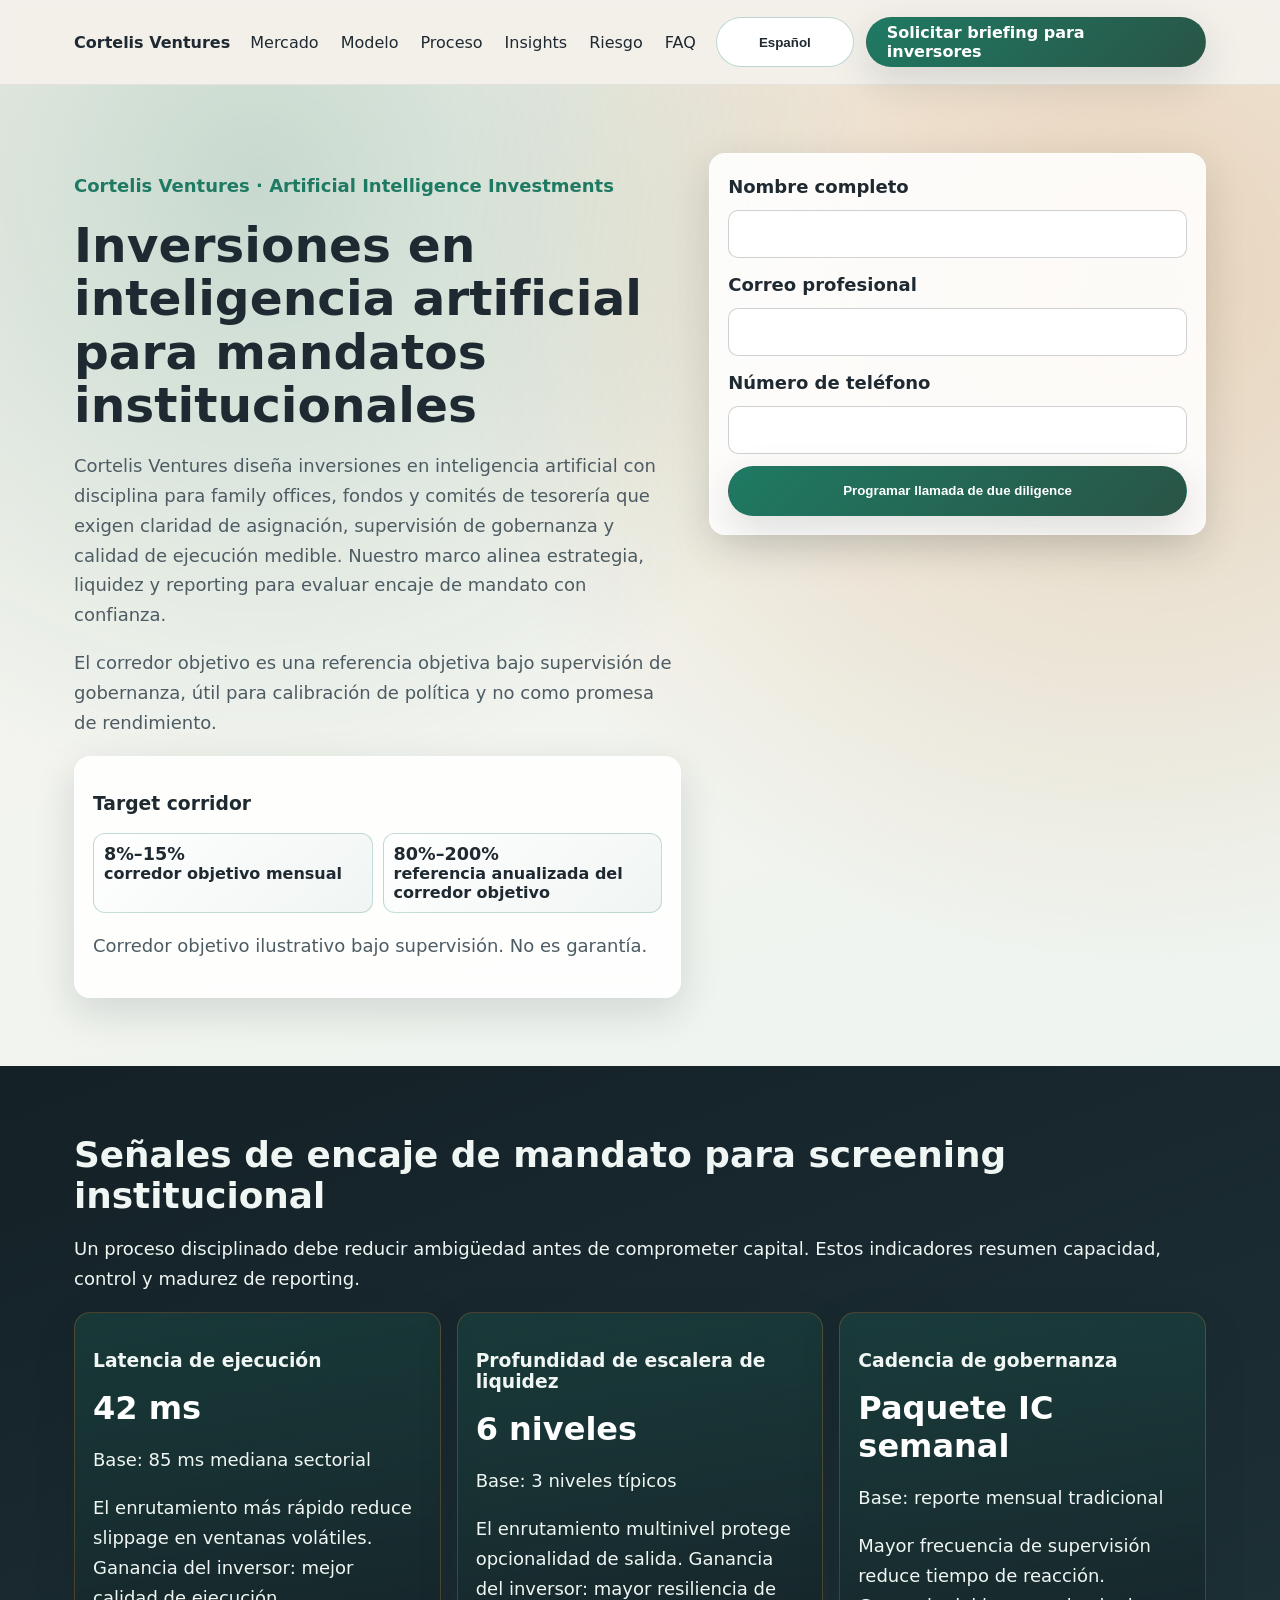
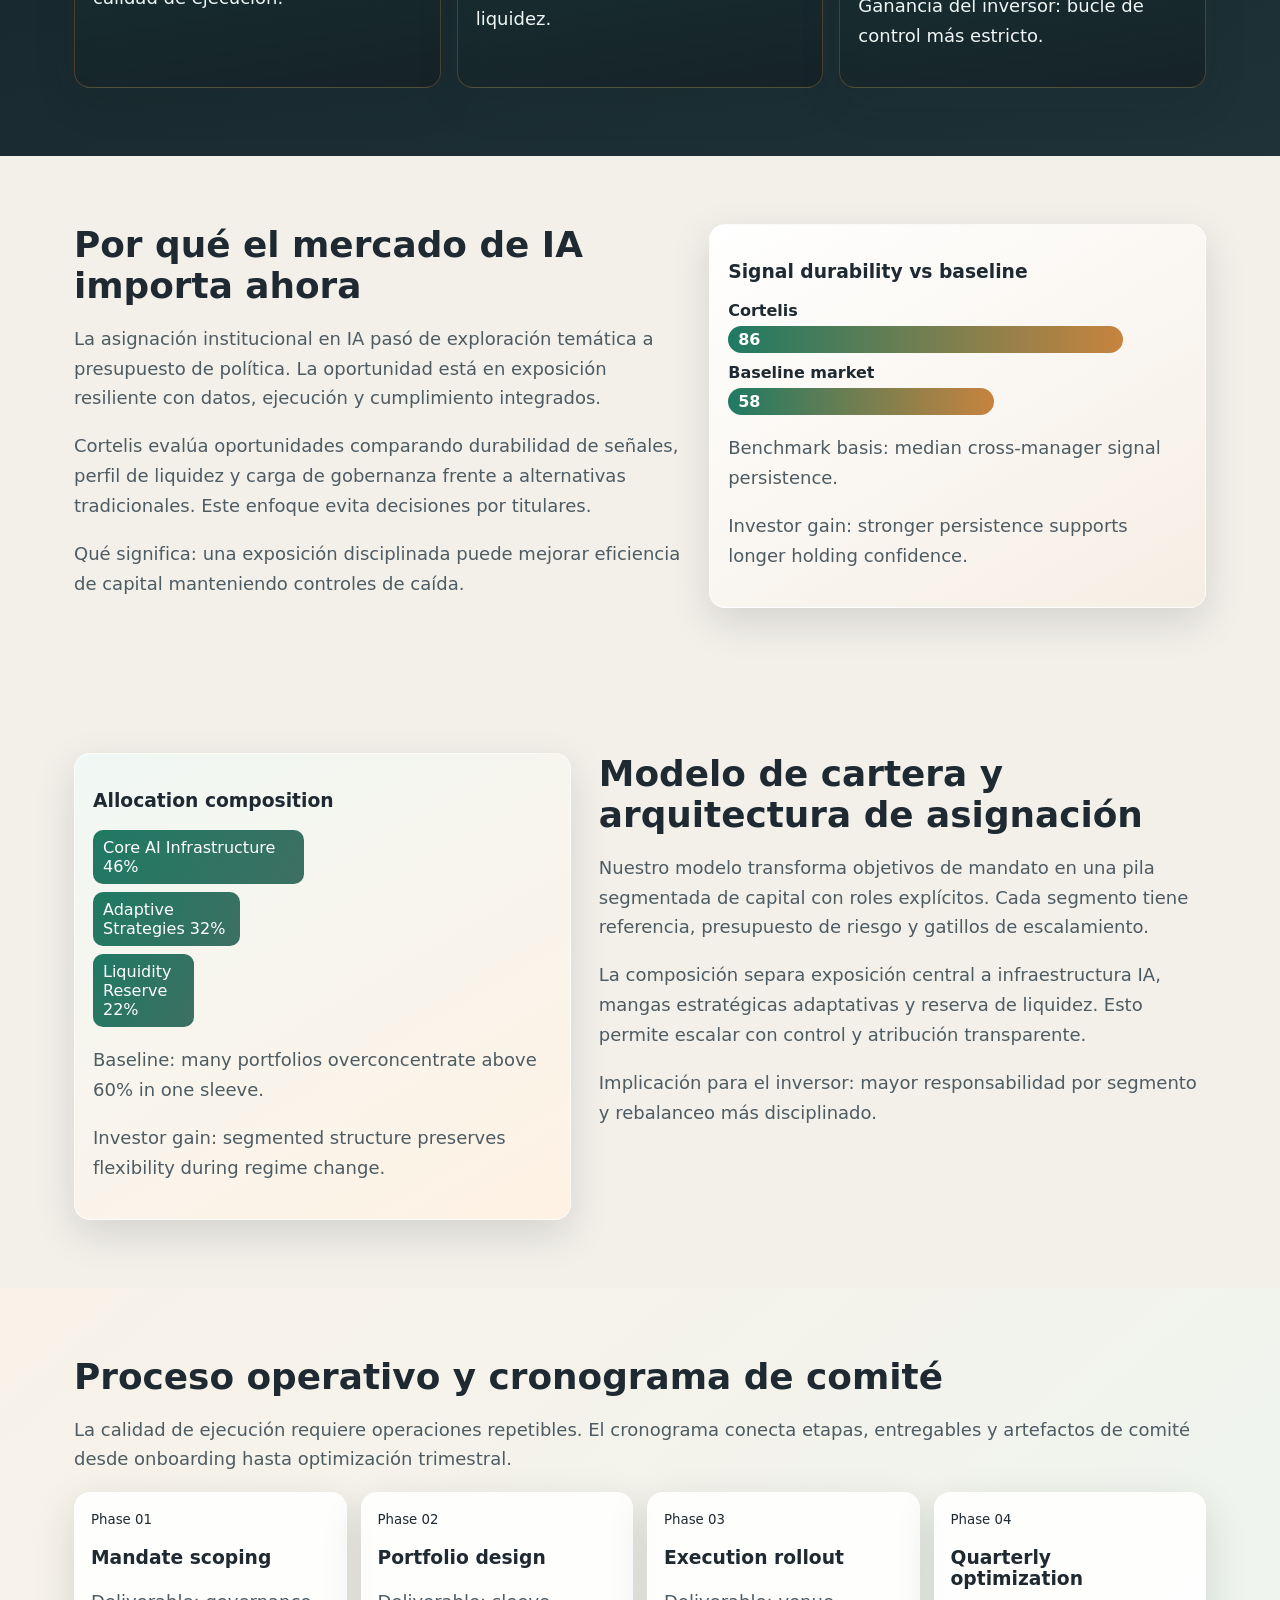
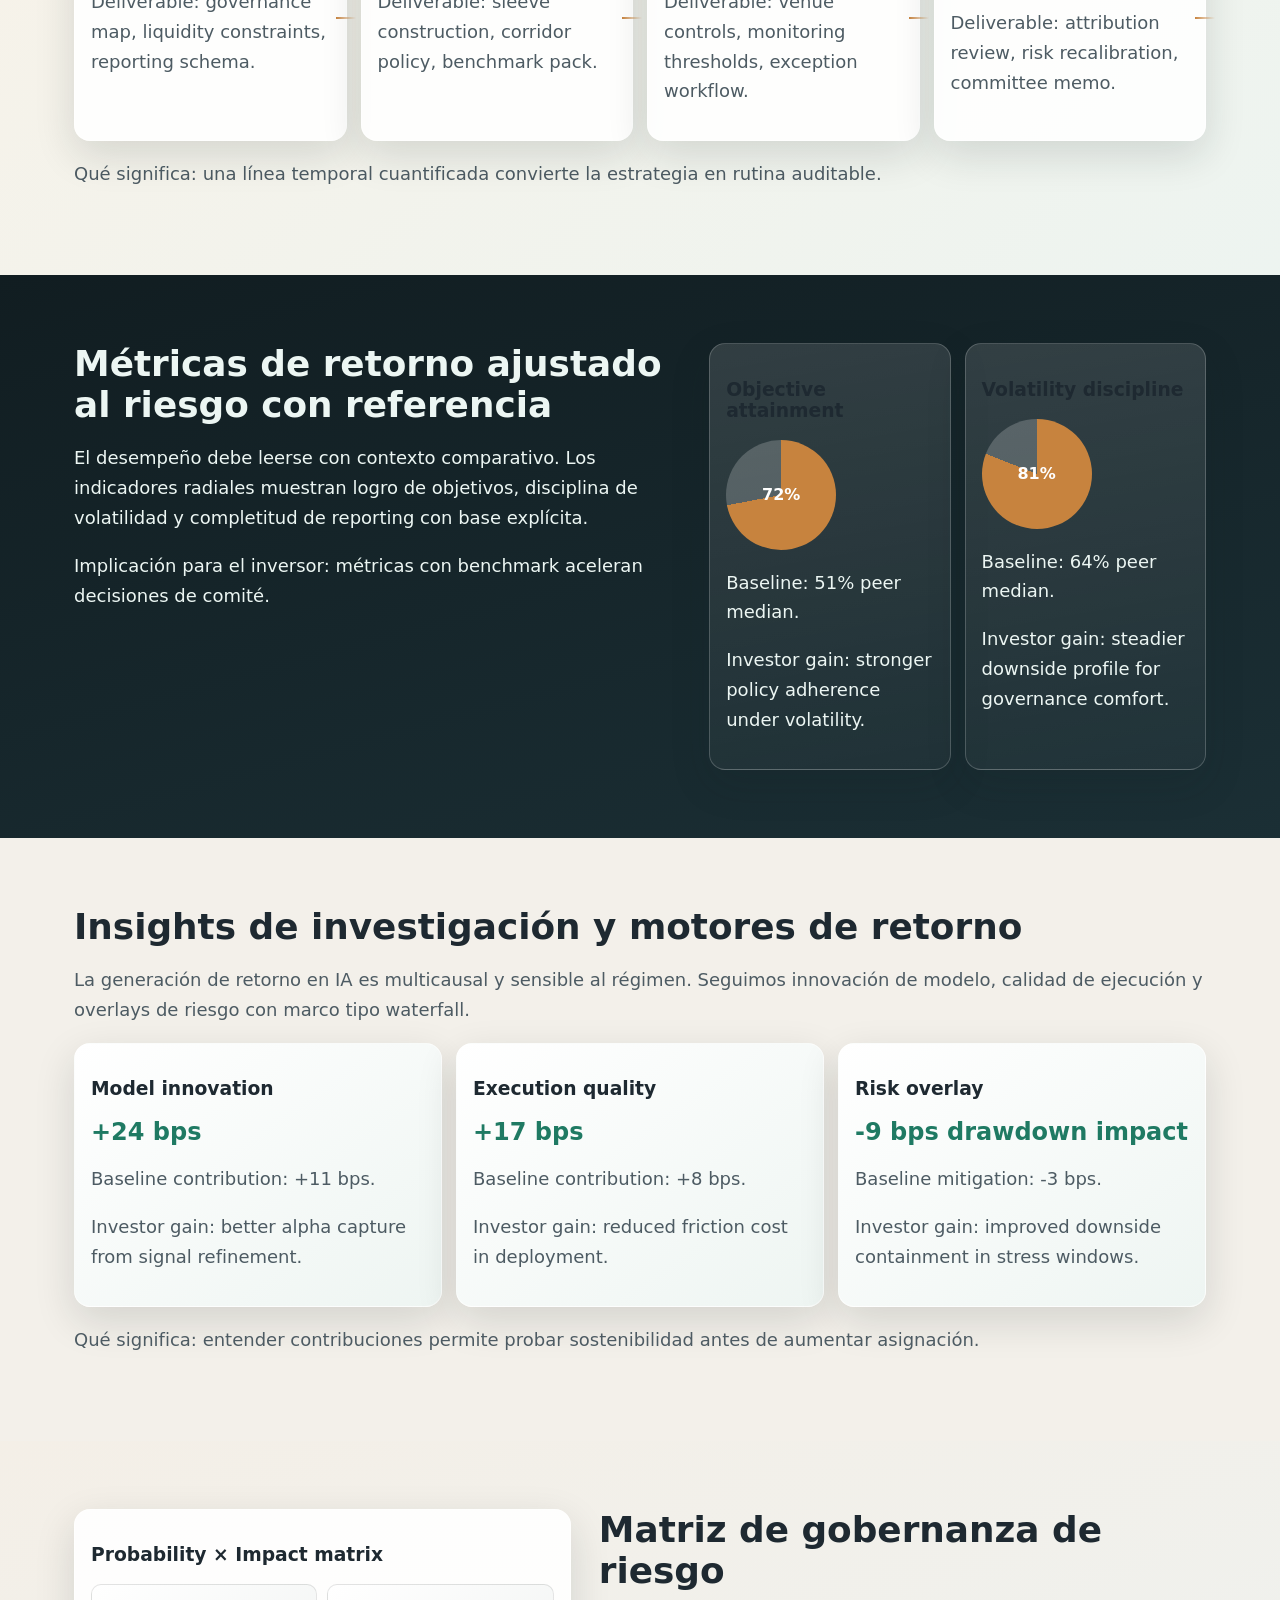
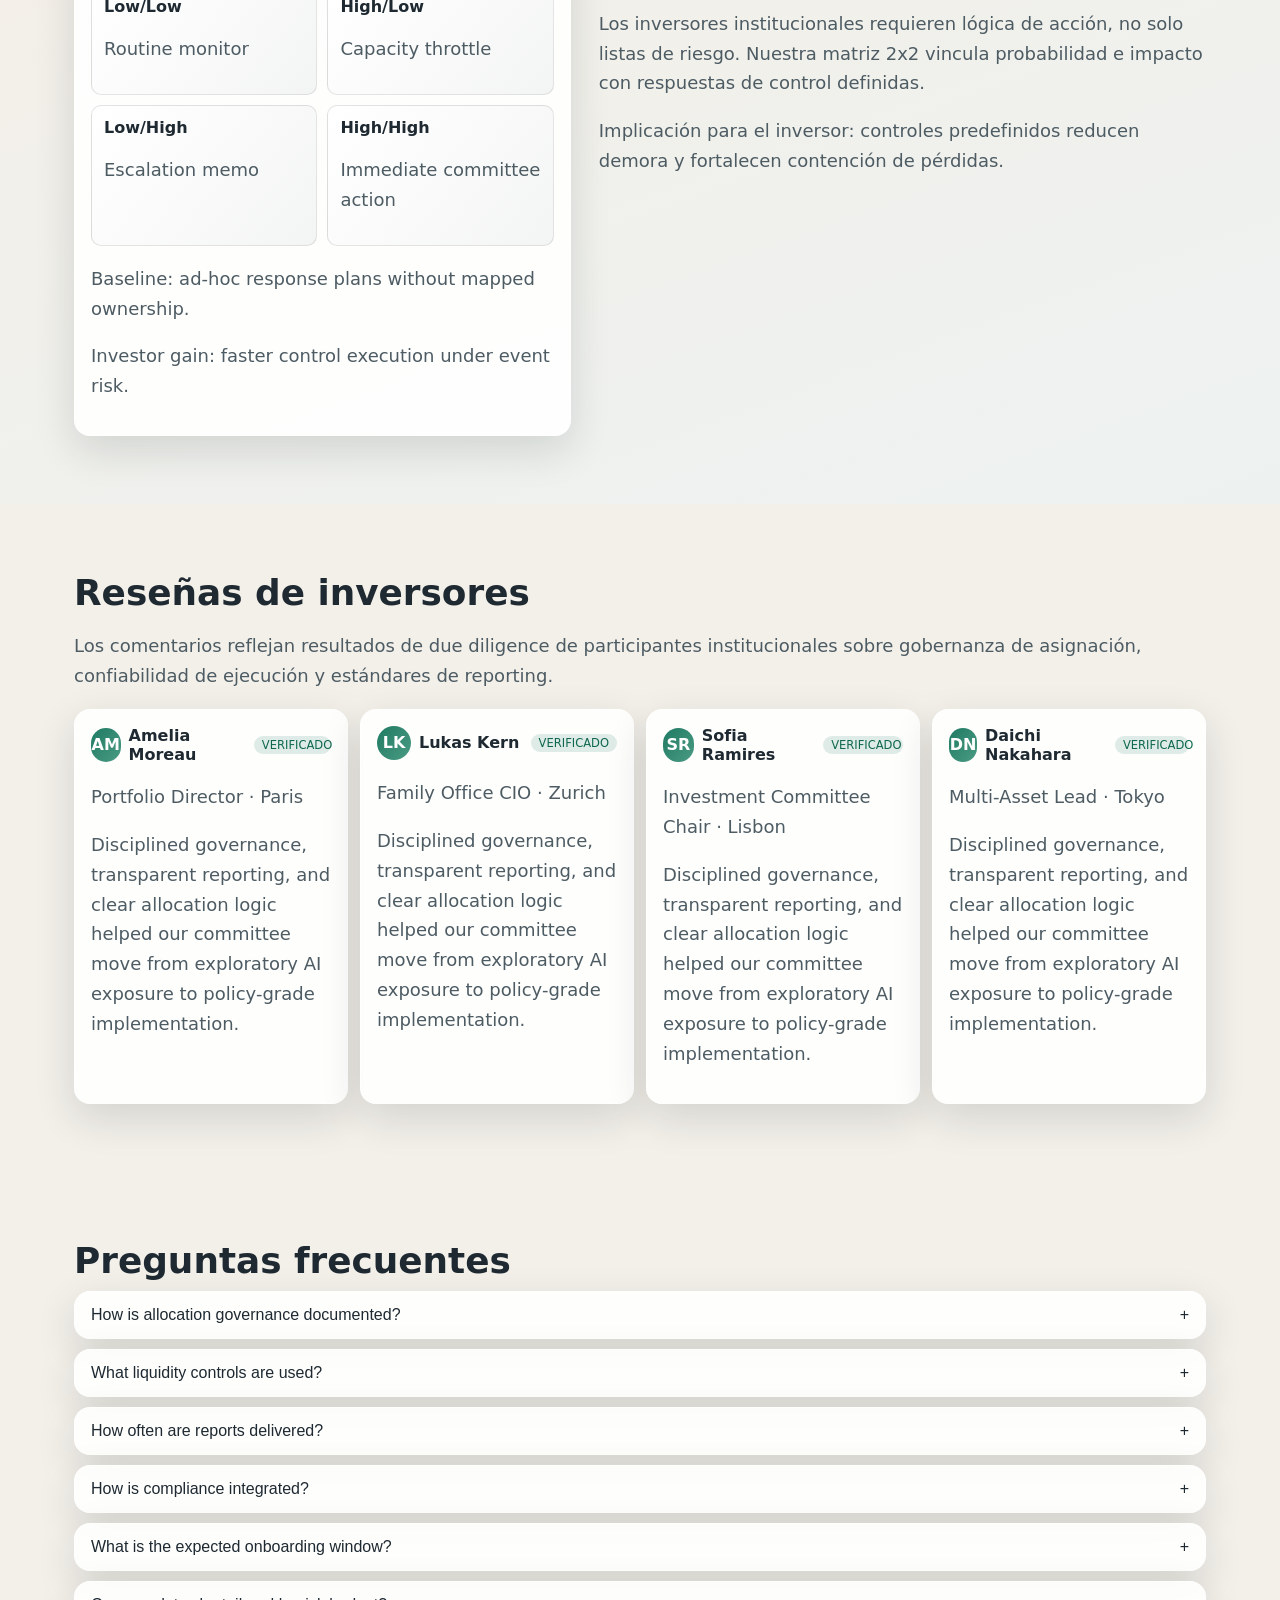
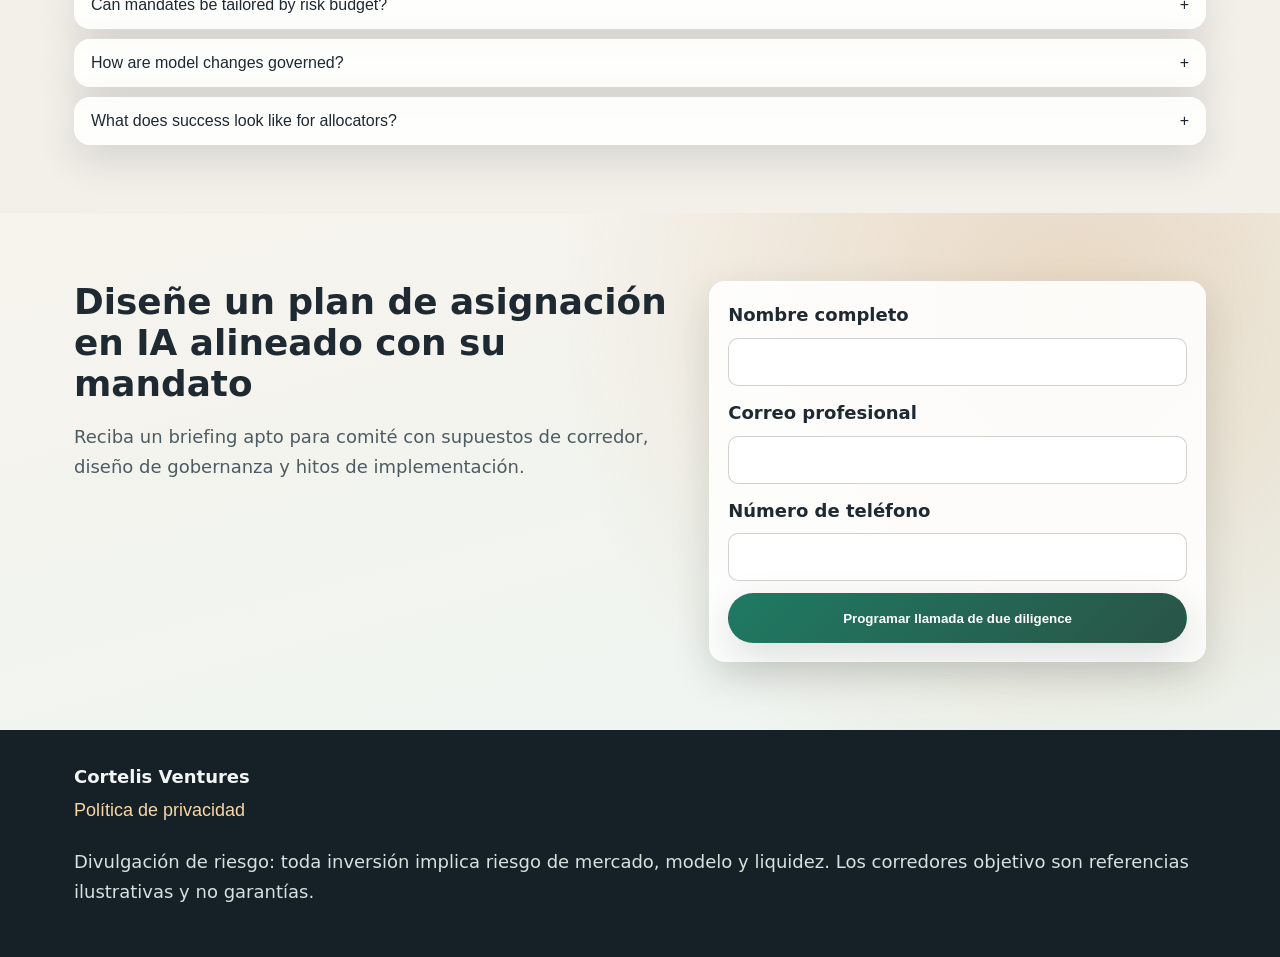
<file: es/index.html>
<!doctype html>
<html lang="es">
<head>
  <meta charset="UTF-8" />
  <meta name="viewport" content="width=device-width, initial-scale=1.0" />
  <title>Cortelis Ventures | Inversiones en inteligencia artificial para instituciones</title>
  <meta name="description" content="Cortelis Ventures ofrece una plataforma institucional para inversiones en inteligencia artificial, asignación con gobernanza y análisis de retorno ajustado al riesgo." />
  <link rel="canonical" href="https://www.cortelisventures.com/es/index.html" />
  <link rel="alternate" hreflang="en" href="https://www.cortelisventures.com/index.html" />
  <link rel="alternate" hreflang="de" href="https://www.cortelisventures.com/de/index.html" />
  <link rel="alternate" hreflang="fr" href="https://www.cortelisventures.com/fr/index.html" />
  <link rel="alternate" hreflang="es" href="https://www.cortelisventures.com/es/index.html" />
  <link rel="alternate" hreflang="it" href="https://www.cortelisventures.com/it/index.html" />
  <link rel="alternate" hreflang="tr" href="https://www.cortelisventures.com/tr/index.html" />
  <link rel="alternate" hreflang="pt" href="https://www.cortelisventures.com/pt/index.html" />
  <link rel="alternate" hreflang="ja" href="https://www.cortelisventures.com/jp/index.html" />
  <link rel="alternate" hreflang="sk" href="https://www.cortelisventures.com/sk/index.html" />
  <link rel="alternate" hreflang="nl-BE" href="https://www.cortelisventures.com/be/index.html" />
  <meta property="og:title" content="Cortelis Ventures | Inversiones en inteligencia artificial para instituciones" />
  <meta property="og:description" content="Cortelis Ventures ofrece una plataforma institucional para inversiones en inteligencia artificial, asignación con gobernanza y análisis de retorno ajustado al riesgo." />
  <meta property="og:type" content="website" />
  <meta property="og:url" content="https://www.cortelisventures.com/es/index.html" />
  <meta name="twitter:card" content="summary_large_image" />
  <meta name="twitter:title" content="Cortelis Ventures | Inversiones en inteligencia artificial para instituciones" />
  <meta name="twitter:description" content="Cortelis Ventures ofrece una plataforma institucional para inversiones en inteligencia artificial, asignación con gobernanza y análisis de retorno ajustado al riesgo." />
  <link rel="stylesheet" href="../assets/style.css" />
  <script type="application/ld+json">{"@context":"https://schema.org","@type":"Organization","name":"Cortelis Ventures","url":"https://www.cortelisventures.com","email":"contact@cortelisventures.com"}</script>
  <script type="application/ld+json">{"@context":"https://schema.org","@type":"WebSite","name":"Cortelis Ventures","url":"https://www.cortelisventures.com"}</script>
  <script type="application/ld+json">{"@context":"https://schema.org","@type":"FAQPage","mainEntity":[{"@type":"Question","name":"How is allocation governance documented?","acceptedAnswer":{"@type":"Answer","text":"Each mandate includes an investment policy pack with role mapping, risk limits, escalation paths, and reporting templates approved by the investment committee."}}]}</script>
  <script type="application/ld+json">{"@context":"https://schema.org","@type":"Review","author":{"@type":"Person","name":"Amelia Moreau"},"reviewBody":"Institutional-grade governance and clear reporting improved our allocation confidence."}</script>
</head>
<body>
<header class="site-header">
  <div class="container header-inner">
    <a class="brand" href="../index.html">Cortelis Ventures</a>
    <nav class="main-nav" aria-label="Main navigation">
            <a href="#market">Mercado</a>
            <a href="#model">Modelo</a>
            <a href="#process">Proceso</a>
            <a href="#insights">Insights</a>
            <a href="#risk">Riesgo</a>
            <a href="#faq">FAQ</a>
</nav>
    <div class="header-actions">
      <div class="lang-wrap" data-dropdown>
        <button class="btn btn-ghost lang-active" aria-haspopup="true" aria-expanded="false">Español</button>
        <div class="lang-menu"><a href="../index.html">English</a>
<a href="../de/index.html">Deutsch</a>
<a href="../fr/index.html">Français</a>
<a href="../es/index.html">Español</a>
<a href="../it/index.html">Italiano</a>
<a href="../tr/index.html">Türkçe</a>
<a href="../pt/index.html">Português</a>
<a href="../jp/index.html">日本語</a>
<a href="../sk/index.html">Slovenčina</a>
<a href="../be/index.html">Belgium</a></div>
      </div>
      <a href="#lead" class="btn btn-primary">Solicitar briefing para inversores</a>
      <button class="burger" aria-label="Open menu" aria-expanded="false">☰</button>
    </div>
  </div>
  <aside class="drawer" aria-hidden="true">
    <div class="drawer-panel" role="dialog" aria-modal="true" aria-label="Menu">
      <button class="drawer-close" aria-label="Close menu">×</button>
      <nav class="drawer-nav">
            <a href="#market">Mercado</a>
            <a href="#model">Modelo</a>
            <a href="#process">Proceso</a>
            <a href="#insights">Insights</a>
            <a href="#risk">Riesgo</a>
            <a href="#faq">FAQ</a>
</nav>
      <div class="lang-wrap" data-dropdown>
        <button class="btn btn-ghost lang-active" aria-haspopup="true" aria-expanded="false">Español</button>
        <div class="lang-menu"><a href="../index.html">English</a>
<a href="../de/index.html">Deutsch</a>
<a href="../fr/index.html">Français</a>
<a href="../es/index.html">Español</a>
<a href="../it/index.html">Italiano</a>
<a href="../tr/index.html">Türkçe</a>
<a href="../pt/index.html">Português</a>
<a href="../jp/index.html">日本語</a>
<a href="../sk/index.html">Slovenčina</a>
<a href="../be/index.html">Belgium</a></div>
      </div>
      <a href="#lead" class="btn btn-primary">Solicitar briefing para inversores</a>
    </div>
  </aside>
</header>

<main>
  <section class="hero">
    <div class="container hero-grid">
      <div>
        <p class="eyebrow">Cortelis Ventures · Artificial Intelligence Investments</p>
        <h1>Inversiones en inteligencia artificial para mandatos institucionales</h1>
        <p>Cortelis Ventures diseña inversiones en inteligencia artificial con disciplina para family offices, fondos y comités de tesorería que exigen claridad de asignación, supervisión de gobernanza y calidad de ejecución medible. Nuestro marco alinea estrategia, liquidez y reporting para evaluar encaje de mandato con confianza.</p>
        <p>El corredor objetivo es una referencia objetiva bajo supervisión de gobernanza, útil para calibración de política y no como promesa de rendimiento.</p>
        <div class="corridor" aria-label="Target corridor">
          <h3>Target corridor</h3>
          <div class="corridor-grid">
            <div><small>8%–15%</small><strong>corredor objetivo mensual</strong></div>
            <div><small>80%–200%</small><strong>referencia anualizada del corredor objetivo</strong></div>
          </div>
          <p>Corredor objetivo ilustrativo bajo supervisión. No es garantía.</p>
        </div>
      </div>
      <form id="lead" class="lead-form">
        <label>Nombre completo<input type="text" required></label>
        <label>Correo profesional<input type="email" required></label>
        <label>Número de teléfono<input type="tel" required></label>
        <button class="btn btn-primary" type="submit">Programar llamada de due diligence</button>
      </form>
    </div>
  </section>

  <section class="kpi-strip reveal">
    <div class="container"><h2>Señales de encaje de mandato para screening institucional</h2><p>Un proceso disciplinado debe reducir ambigüedad antes de comprometer capital. Estos indicadores resumen capacidad, control y madurez de reporting.</p>
    <div class="kpi-grid">
      <article><h3>Latencia de ejecución</h3><div class="metric">42 ms</div><p>Base: 85 ms mediana sectorial</p><p>El enrutamiento más rápido reduce slippage en ventanas volátiles. Ganancia del inversor: mejor calidad de ejecución.</p></article>
      <article><h3>Profundidad de escalera de liquidez</h3><div class="metric">6 niveles</div><p>Base: 3 niveles típicos</p><p>El enrutamiento multinivel protege opcionalidad de salida. Ganancia del inversor: mayor resiliencia de liquidez.</p></article>
      <article><h3>Cadencia de gobernanza</h3><div class="metric">Paquete IC semanal</div><p>Base: reporte mensual tradicional</p><p>Mayor frecuencia de supervisión reduce tiempo de reacción. Ganancia del inversor: bucle de control más estricto.</p></article>
    </div></div>
  </section>

  <section id="market" class="split reveal"><div class="container split-grid"><div><h2>Por qué el mercado de IA importa ahora</h2><p>La asignación institucional en IA pasó de exploración temática a presupuesto de política. La oportunidad está en exposición resiliente con datos, ejecución y cumplimiento integrados.</p><p>Cortelis evalúa oportunidades comparando durabilidad de señales, perfil de liquidez y carga de gobernanza frente a alternativas tradicionales. Este enfoque evita decisiones por titulares.</p><p class="imp">Qué significa: una exposición disciplinada puede mejorar eficiencia de capital manteniendo controles de caída.</p></div>
  <div class="comparison"><h3>Signal durability vs baseline</h3><div class="bars"><div><span>Cortelis</span><b style="width:86%">86</b></div><div><span>Baseline market</span><b style="width:58%">58</b></div></div><p>Benchmark basis: median cross-manager signal persistence.</p><p>Investor gain: stronger persistence supports longer holding confidence.</p></div></div></section>

  <section id="model" class="reveal"><div class="container split-grid reverse"><div class="alloc"><h3>Allocation composition</h3><div class="stack"><span style="--w:46%">Core AI Infrastructure 46%</span><span style="--w:32%">Adaptive Strategies 32%</span><span style="--w:22%">Liquidity Reserve 22%</span></div><p>Baseline: many portfolios overconcentrate above 60% in one sleeve.</p><p>Investor gain: segmented structure preserves flexibility during regime change.</p></div><div><h2>Modelo de cartera y arquitectura de asignación</h2><p>Nuestro modelo transforma objetivos de mandato en una pila segmentada de capital con roles explícitos. Cada segmento tiene referencia, presupuesto de riesgo y gatillos de escalamiento.</p><p>La composición separa exposición central a infraestructura IA, mangas estratégicas adaptativas y reserva de liquidez. Esto permite escalar con control y atribución transparente.</p><p class="imp">Implicación para el inversor: mayor responsabilidad por segmento y rebalanceo más disciplinado.</p></div></div></section>

  <section id="process" class="timeline reveal"><div class="container"><h2>Proceso operativo y cronograma de comité</h2><p>La calidad de ejecución requiere operaciones repetibles. El cronograma conecta etapas, entregables y artefactos de comité desde onboarding hasta optimización trimestral.</p><div class="timeline-grid"><article><small>Phase 01</small><h3>Mandate scoping</h3><p>Deliverable: governance map, liquidity constraints, reporting schema.</p></article><article><small>Phase 02</small><h3>Portfolio design</h3><p>Deliverable: sleeve construction, corridor policy, benchmark pack.</p></article><article><small>Phase 03</small><h3>Execution rollout</h3><p>Deliverable: venue controls, monitoring thresholds, exception workflow.</p></article><article><small>Phase 04</small><h3>Quarterly optimization</h3><p>Deliverable: attribution review, risk recalibration, committee memo.</p></article></div><p class="imp">Qué significa: una línea temporal cuantificada convierte la estrategia en rutina auditable.</p></div></section>

  <section class="metrics reveal"><div class="container split-grid"><div><h2>Métricas de retorno ajustado al riesgo con referencia</h2><p>El desempeño debe leerse con contexto comparativo. Los indicadores radiales muestran logro de objetivos, disciplina de volatilidad y completitud de reporting con base explícita.</p><p class="imp">Implicación para el inversor: métricas con benchmark aceleran decisiones de comité.</p></div><div class="rings"><article><h3>Objective attainment</h3><div class="ring" style="--p:72">72%</div><p>Baseline: 51% peer median.</p><p>Investor gain: stronger policy adherence under volatility.</p></article><article><h3>Volatility discipline</h3><div class="ring" style="--p:81">81%</div><p>Baseline: 64% peer median.</p><p>Investor gain: steadier downside profile for governance comfort.</p></article></div></div></section>

  <section id="insights" class="insights reveal"><div class="container"><h2>Insights de investigación y motores de retorno</h2><p>La generación de retorno en IA es multicausal y sensible al régimen. Seguimos innovación de modelo, calidad de ejecución y overlays de riesgo con marco tipo waterfall.</p><div class="waterfall"><article><h3>Model innovation</h3><strong>+24 bps</strong><p>Baseline contribution: +11 bps.</p><p>Investor gain: better alpha capture from signal refinement.</p></article><article><h3>Execution quality</h3><strong>+17 bps</strong><p>Baseline contribution: +8 bps.</p><p>Investor gain: reduced friction cost in deployment.</p></article><article><h3>Risk overlay</h3><strong>-9 bps drawdown impact</strong><p>Baseline mitigation: -3 bps.</p><p>Investor gain: improved downside containment in stress windows.</p></article></div><p class="imp">Qué significa: entender contribuciones permite probar sostenibilidad antes de aumentar asignación.</p></div></section>

  <section id="risk" class="risk reveal"><div class="container split-grid reverse"><div class="matrix"><h3>Probability × Impact matrix</h3><div class="matrix-grid"><div><strong>Low/Low</strong><p>Routine monitor</p></div><div><strong>High/Low</strong><p>Capacity throttle</p></div><div><strong>Low/High</strong><p>Escalation memo</p></div><div><strong>High/High</strong><p>Immediate committee action</p></div></div><p>Baseline: ad-hoc response plans without mapped ownership.</p><p>Investor gain: faster control execution under event risk.</p></div><div><h2>Matriz de gobernanza de riesgo</h2><p>Los inversores institucionales requieren lógica de acción, no solo listas de riesgo. Nuestra matriz 2x2 vincula probabilidad e impacto con respuestas de control definidas.</p><p class="imp">Implicación para el inversor: controles predefinidos reducen demora y fortalecen contención de pérdidas.</p></div></div></section>

  <section class="reviews reveal"><div class="container"><h2>Reseñas de inversores</h2><p>Los comentarios reflejan resultados de due diligence de participantes institucionales sobre gobernanza de asignación, confiabilidad de ejecución y estándares de reporting.</p><div class="review-grid"><article class="review-card"><div class="review-head"><span class="avatar">AM</span><strong>Amelia Moreau</strong><span class="verified">VERIFICADO</span></div><p class="review-role">Portfolio Director · Paris</p><p>Disciplined governance, transparent reporting, and clear allocation logic helped our committee move from exploratory AI exposure to policy-grade implementation.</p></article>
<article class="review-card"><div class="review-head"><span class="avatar">LK</span><strong>Lukas Kern</strong><span class="verified">VERIFICADO</span></div><p class="review-role">Family Office CIO · Zurich</p><p>Disciplined governance, transparent reporting, and clear allocation logic helped our committee move from exploratory AI exposure to policy-grade implementation.</p></article>
<article class="review-card"><div class="review-head"><span class="avatar">SR</span><strong>Sofia Ramires</strong><span class="verified">VERIFICADO</span></div><p class="review-role">Investment Committee Chair · Lisbon</p><p>Disciplined governance, transparent reporting, and clear allocation logic helped our committee move from exploratory AI exposure to policy-grade implementation.</p></article>
<article class="review-card"><div class="review-head"><span class="avatar">DN</span><strong>Daichi Nakahara</strong><span class="verified">VERIFICADO</span></div><p class="review-role">Multi-Asset Lead · Tokyo</p><p>Disciplined governance, transparent reporting, and clear allocation logic helped our committee move from exploratory AI exposure to policy-grade implementation.</p></article></div></div></section>

  <section id="faq" class="faq reveal"><div class="container"><h2>Preguntas frecuentes</h2><div class="faq-list"><div class="faq-item"><button class="faq-trigger" aria-expanded="false"><span>How is allocation governance documented?</span><span>+</span></button><div class="faq-panel"><p>Each mandate includes an investment policy pack with role mapping, risk limits, escalation paths, and reporting templates approved by the investment committee.</p></div></div>
<div class="faq-item"><button class="faq-trigger" aria-expanded="false"><span>What liquidity controls are used?</span><span>+</span></button><div class="faq-panel"><p>We apply laddered liquidity buckets, venue-level routing thresholds, and concentration caps to preserve exit optionality during stress regimes.</p></div></div>
<div class="faq-item"><button class="faq-trigger" aria-expanded="false"><span>How often are reports delivered?</span><span>+</span></button><div class="faq-panel"><p>Core dashboards and narrative commentary are issued weekly, with monthly committee summaries and quarterly model validation packs.</p></div></div>
<div class="faq-item"><button class="faq-trigger" aria-expanded="false"><span>How is compliance integrated?</span><span>+</span></button><div class="faq-panel"><p>Compliance checkpoints are embedded into onboarding, execution monitoring, and post-trade reconciliation to align with institutional control standards.</p></div></div>
<div class="faq-item"><button class="faq-trigger" aria-expanded="false"><span>What is the expected onboarding window?</span><span>+</span></button><div class="faq-panel"><p>Typical onboarding ranges from 10 to 20 business days depending on mandate complexity, legal review cycle, and reporting integration requirements.</p></div></div>
<div class="faq-item"><button class="faq-trigger" aria-expanded="false"><span>Can mandates be tailored by risk budget?</span><span>+</span></button><div class="faq-panel"><p>Yes. Corridor assumptions, drawdown tolerances, and liquidity reserves are calibrated to each institution’s policy and governance constraints.</p></div></div>
<div class="faq-item"><button class="faq-trigger" aria-expanded="false"><span>How are model changes governed?</span><span>+</span></button><div class="faq-panel"><p>Model updates follow a staged approval workflow with validation evidence, impact analysis, and explicit sign-off by designated oversight stakeholders.</p></div></div>
<div class="faq-item"><button class="faq-trigger" aria-expanded="false"><span>What does success look like for allocators?</span><span>+</span></button><div class="faq-panel"><p>Success is measured by risk-adjusted outcomes, governance reliability, and the ability to maintain policy adherence while scaling exposure responsibly.</p></div></div></div></div></section>

  <section class="final-cta reveal"><div class="container split-grid"><div><h2>Diseñe un plan de asignación en IA alineado con su mandato</h2><p>Reciba un briefing apto para comité con supuestos de corredor, diseño de gobernanza y hitos de implementación.</p></div><form class="lead-form">
    <label>Nombre completo<input type="text" required></label>
    <label>Correo profesional<input type="email" required></label>
    <label>Número de teléfono<input type="tel" required></label>
    <button class="btn btn-primary" type="submit">Programar llamada de due diligence</button>
  </form></div></section>
</main>

<footer><div class="container footer-row"><strong>Cortelis Ventures</strong><button class="privacy-link" data-open-privacy>Política de privacidad</button><p>Divulgación de riesgo: toda inversión implica riesgo de mercado, modelo y liquidez. Los corredores objetivo son referencias ilustrativas y no garantías.</p></div></footer>

<div class="modal" id="privacy-modal" aria-hidden="true"><div class="modal-panel" role="dialog" aria-modal="true" aria-label="Política de privacidad"><button class="modal-x" data-close-privacy aria-label="Close">×</button><h2>Política de privacidad</h2><div class="modal-body"><h3>Introduction</h3><p>This privacy policy explains how Cortelis Ventures processes personal and professional contact information when visitors request investor materials, schedule calls, or evaluate institutional services.</p>
<h3>Data collection</h3><p>We collect full name, professional email, phone number, device metadata, and interaction data necessary to respond to institutional inquiries and maintain secure operations.</p>
<h3>Legal basis</h3><p>Processing is based on legitimate interest, contractual necessity during due diligence, and legal obligations related to financial compliance and record retention.</p>
<h3>Cookies</h3><p>Cookies and similar technologies support security, session integrity, analytics, and language preference persistence for a consistent user experience.</p>
<h3>Retention</h3><p>Contact and inquiry records are retained only as long as required for relationship management, compliance obligations, and defensible audit trails.</p>
<h3>Third-party sharing</h3><p>Data may be shared with vetted service providers for hosting, analytics, communication delivery, and security monitoring under contractual confidentiality terms.</p>
<h3>Security</h3><p>We apply layered controls including encryption in transit, access limitation, logging, anomaly monitoring, and periodic control testing.</p>
<h3>User rights</h3><p>Users may request access, correction, deletion, restriction, portability, or objection to processing where applicable under relevant privacy regulations.</p>
<h3>International transfers</h3><p>When data crosses borders, safeguards such as contractual clauses and transfer impact assessments are applied to maintain equivalent protection.</p>
<h3>Industry risk disclosure</h3><p>Digital communications and investment-related interactions carry cybersecurity and operational risks; no online channel can be guaranteed risk-free.</p>
<h3>Contact</h3><p>For privacy questions, requests, or complaints, contact: privacy@cortelisventures.com.</p></div><div class="modal-footer"><button class="btn btn-ghost" data-close-privacy>Cerrar</button></div></div></div>

<script defer src="../assets/app.js"></script>
</body></html>
</file>
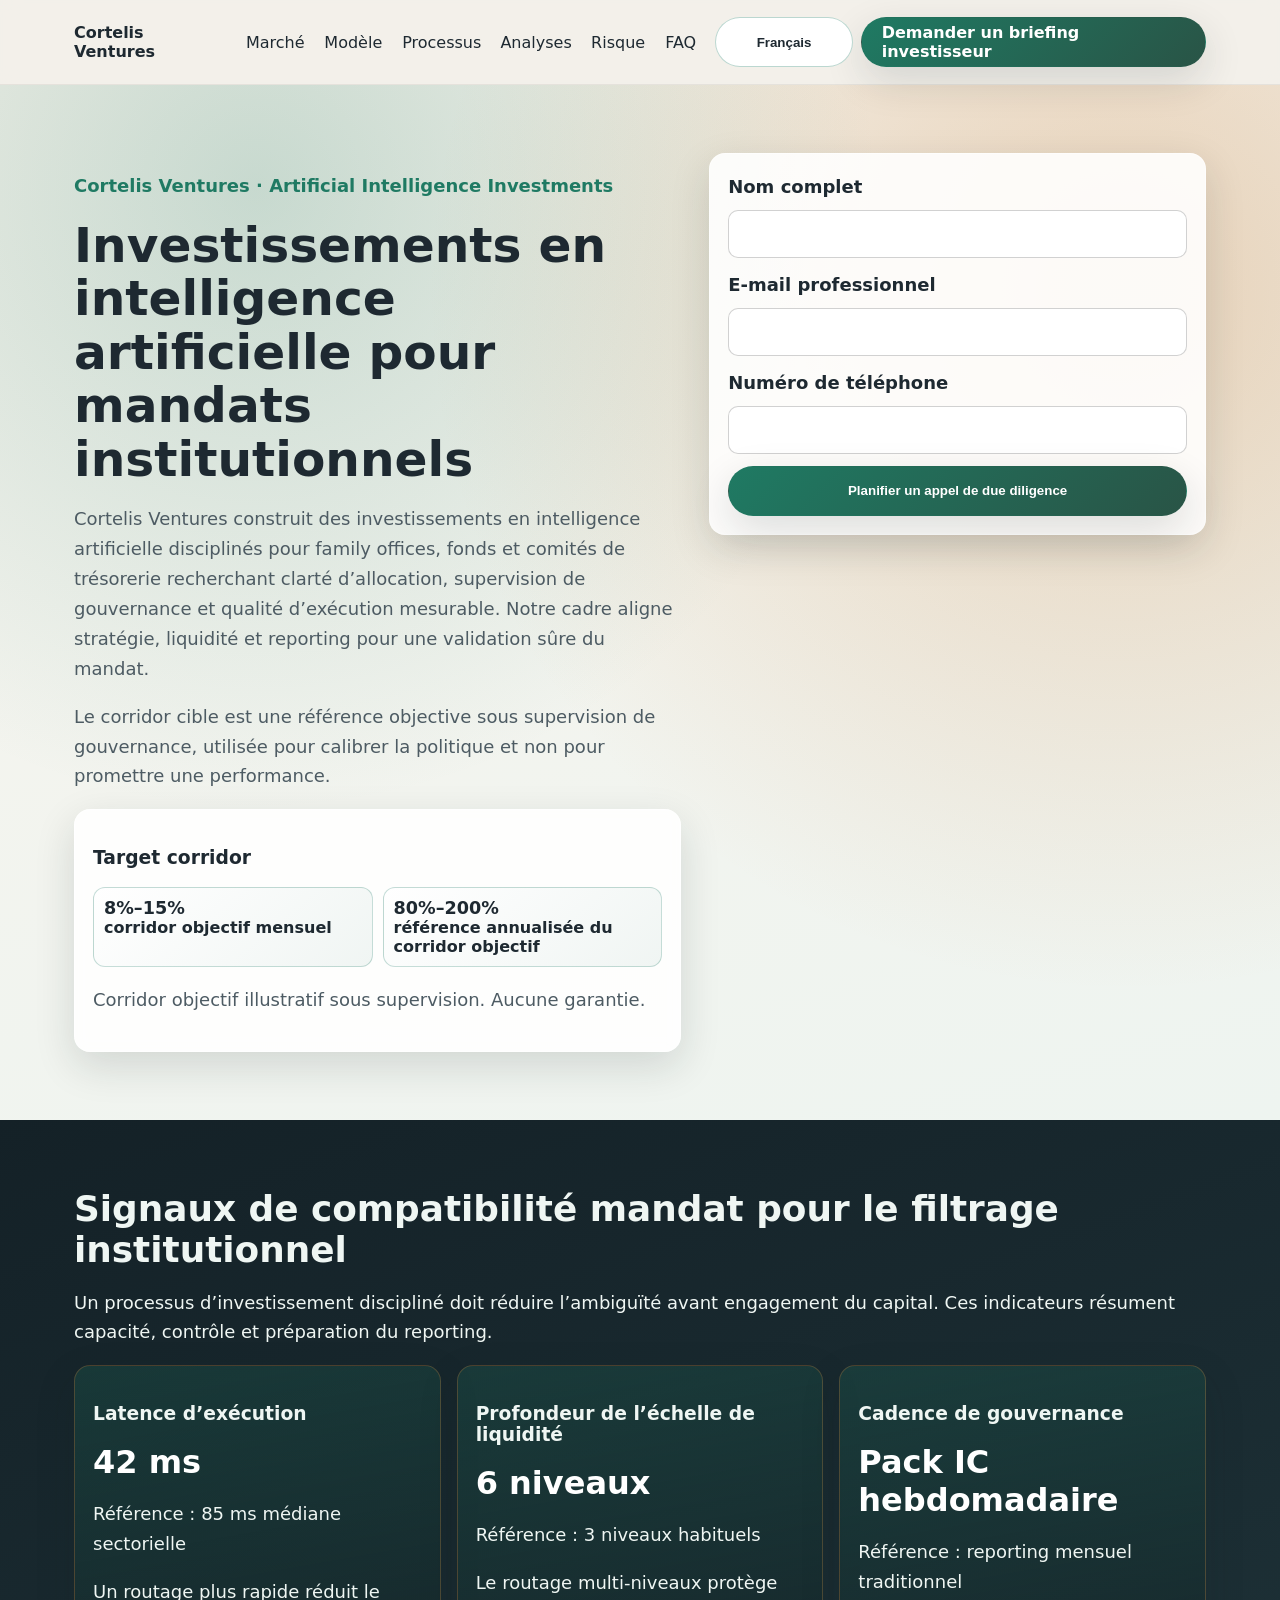
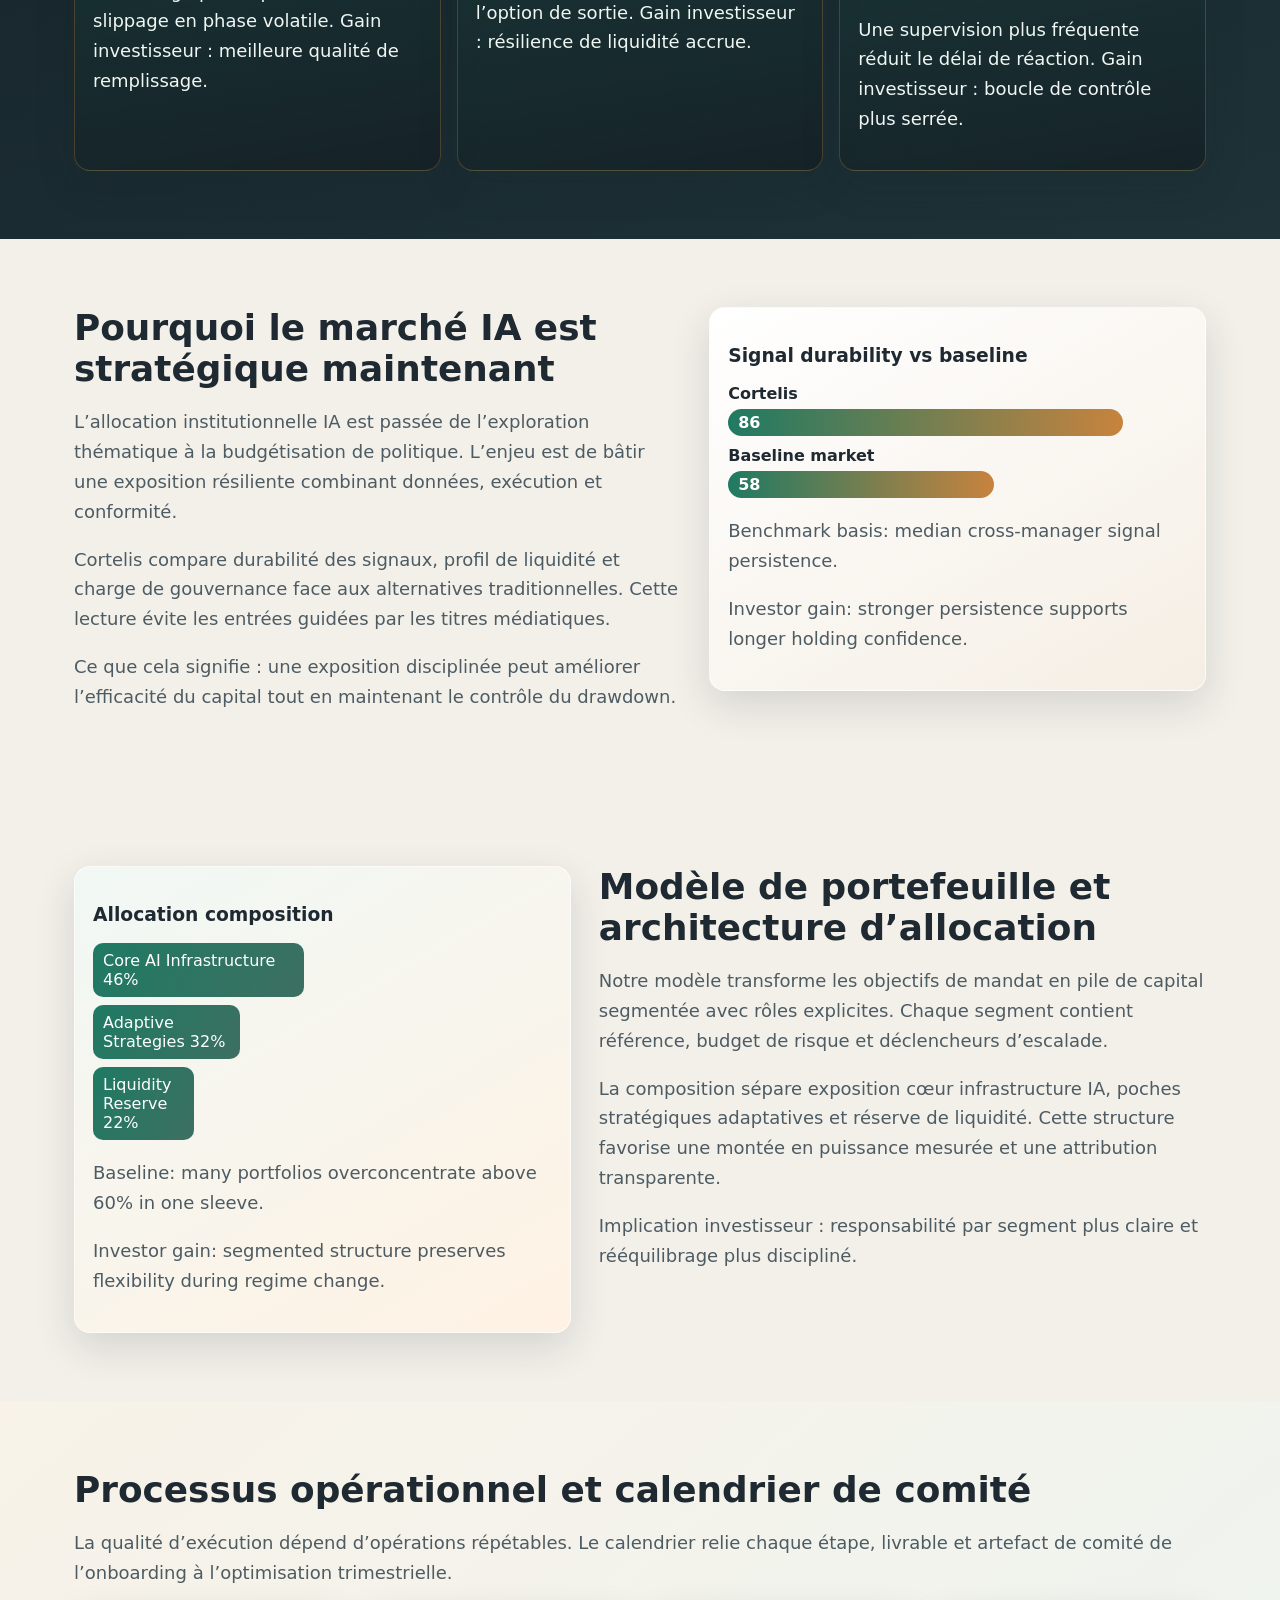
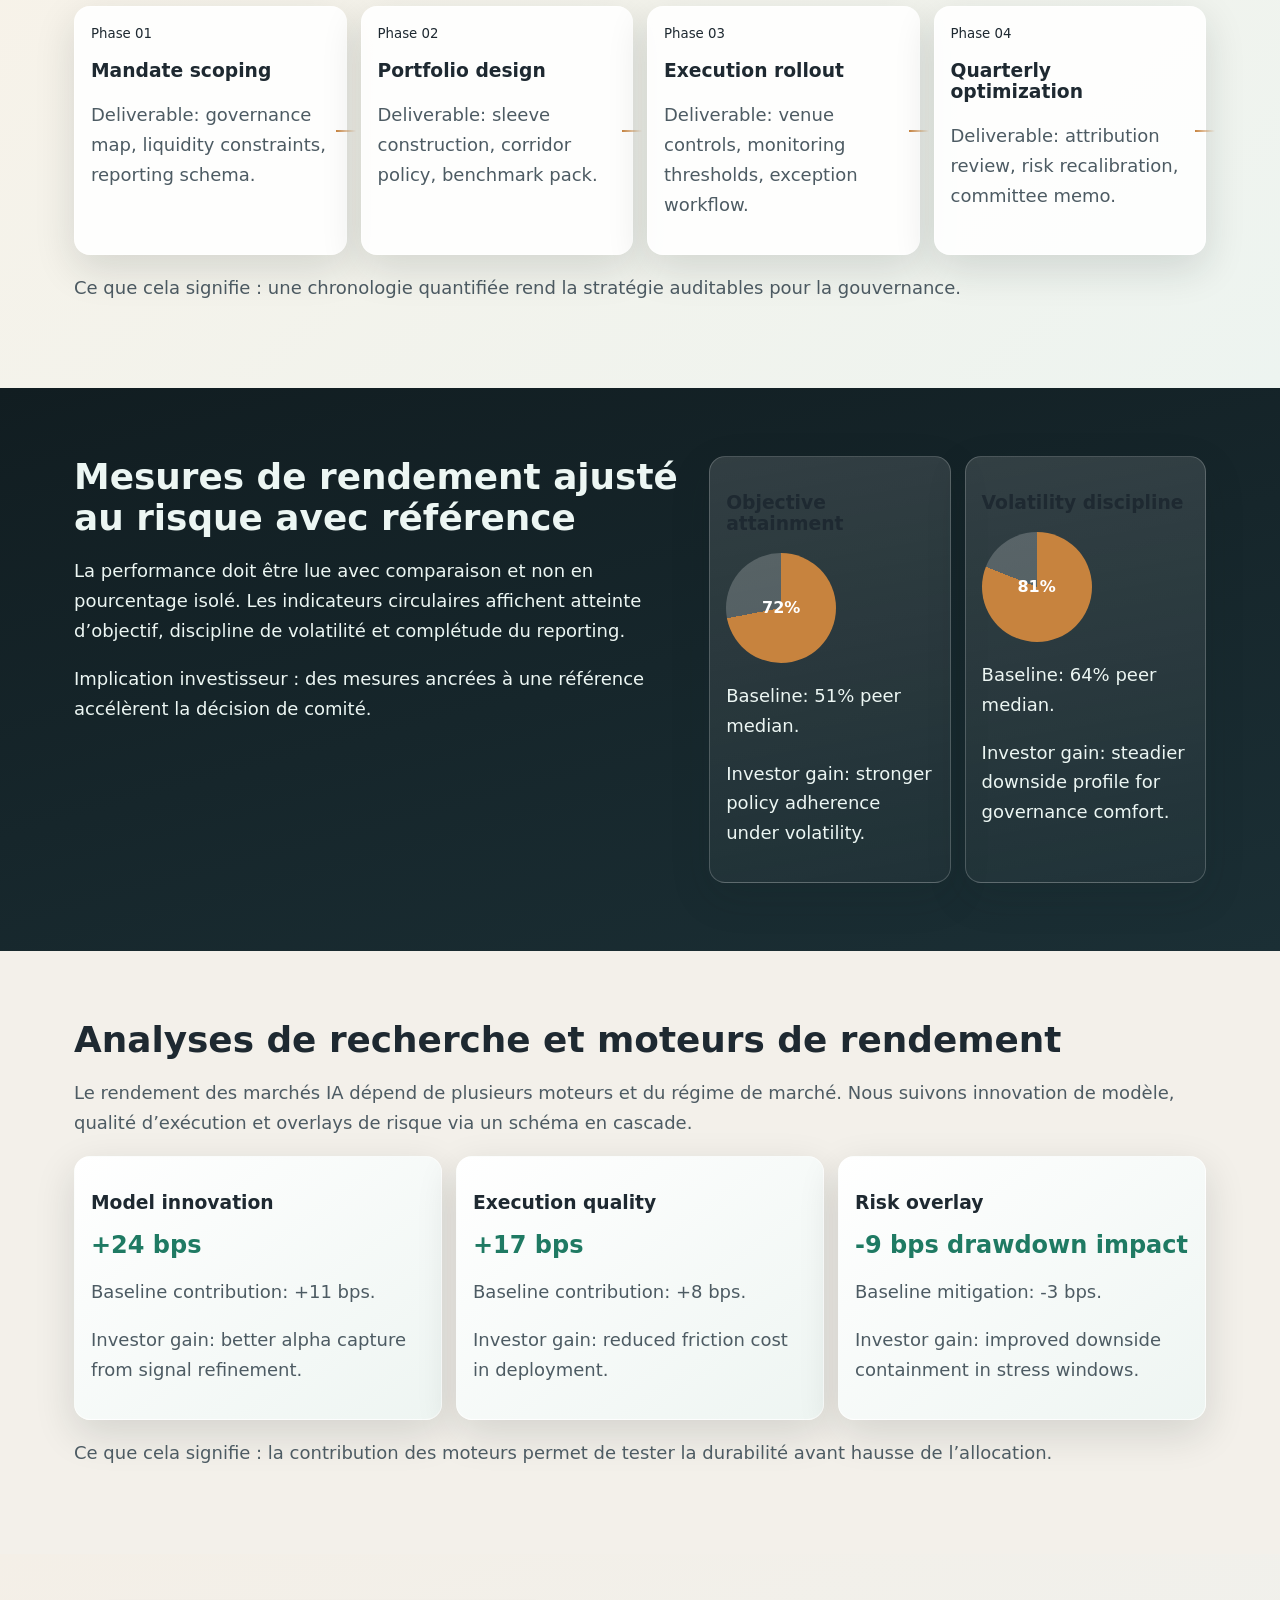
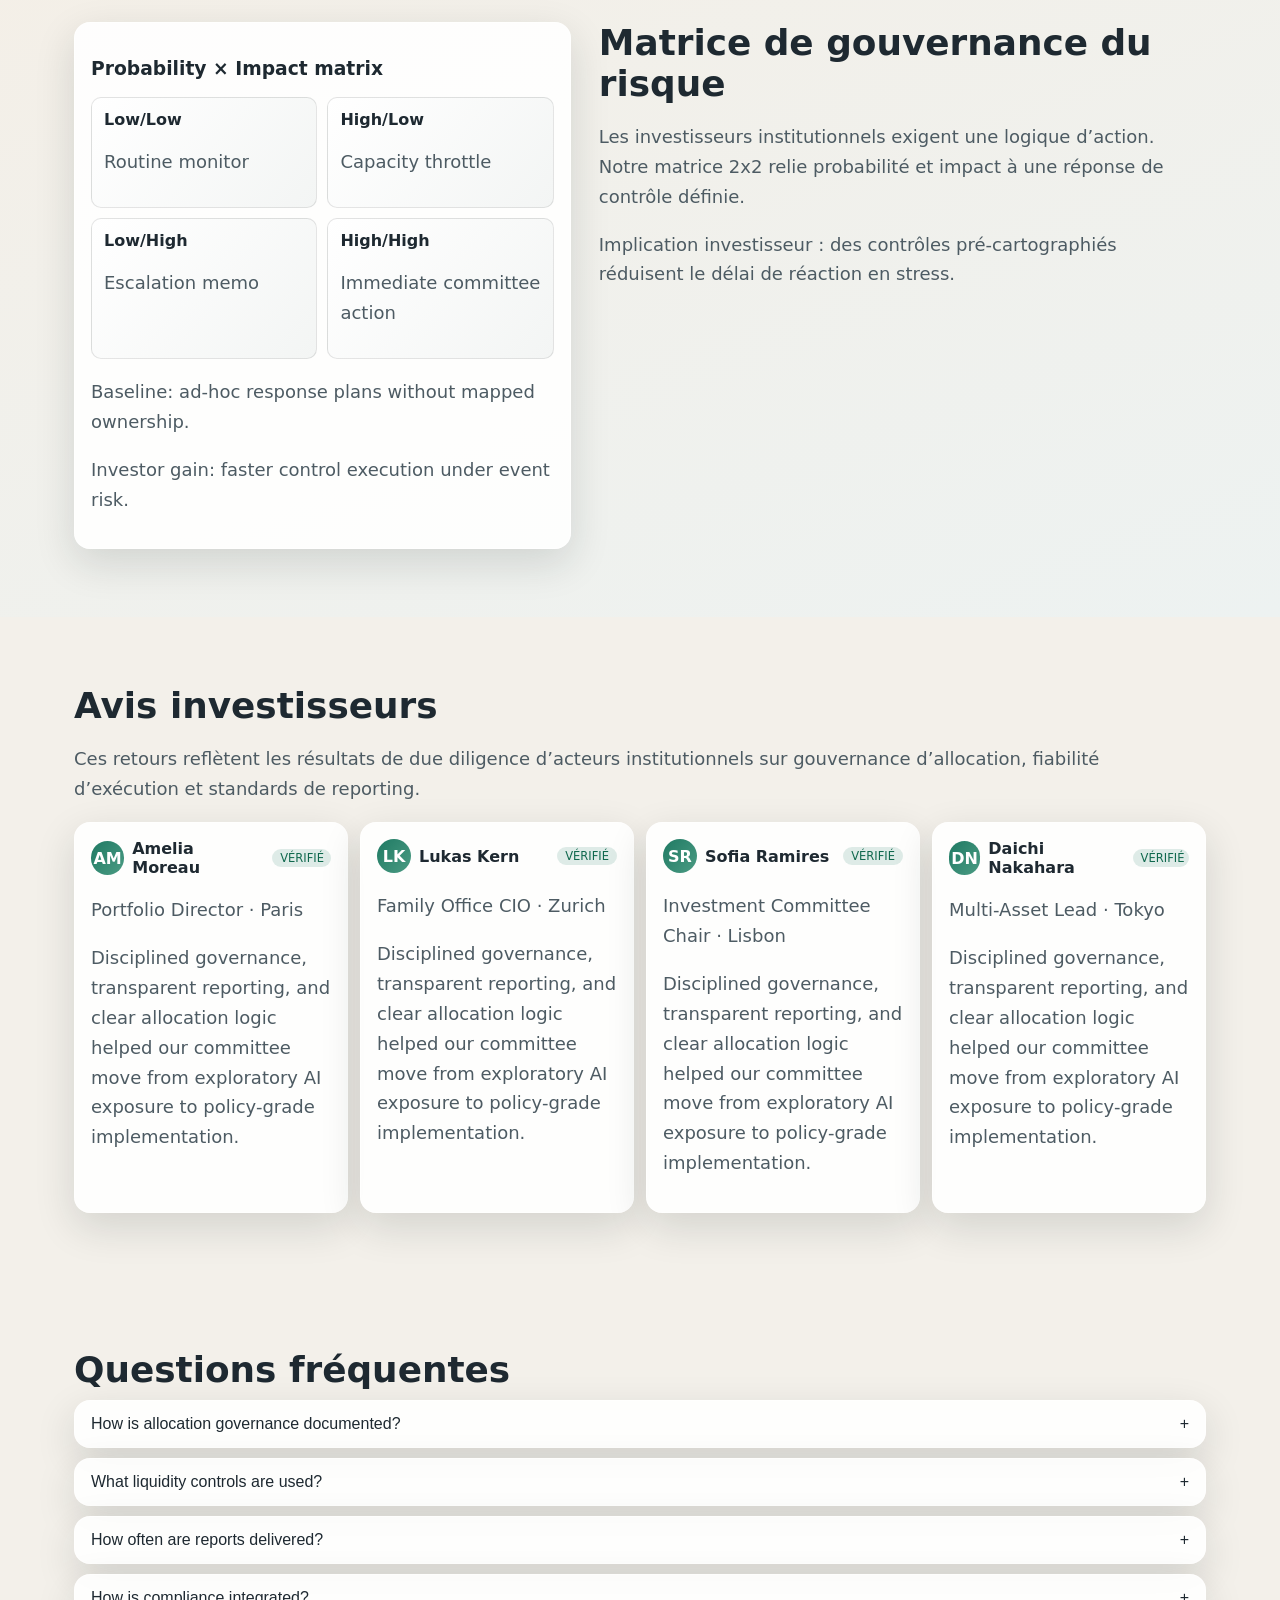
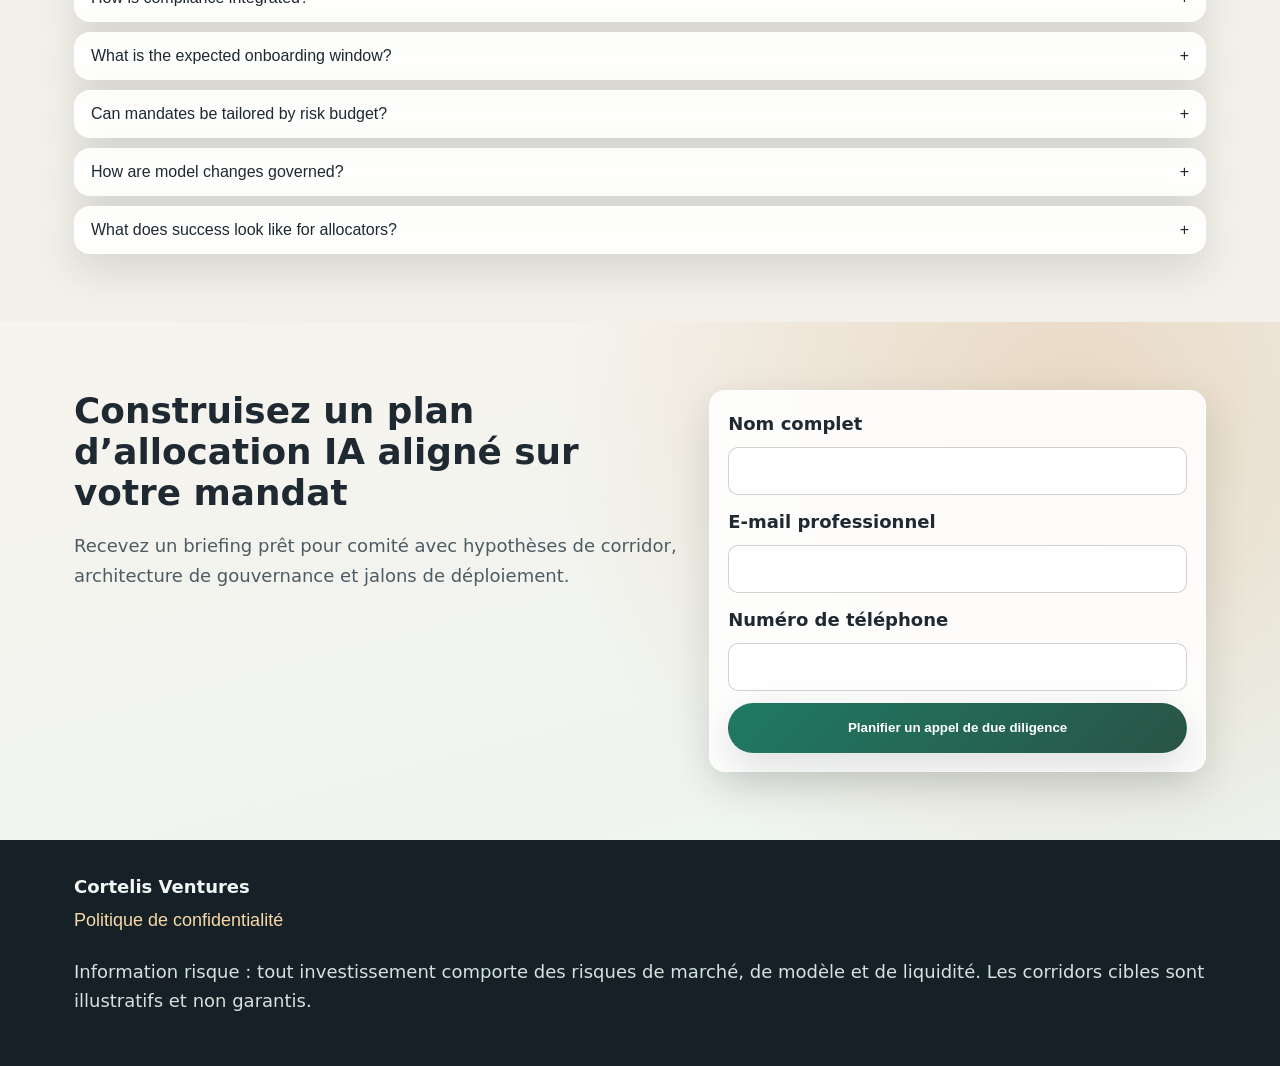
<file: fr/index.html>
<!doctype html>
<html lang="fr">
<head>
  <meta charset="UTF-8" />
  <meta name="viewport" content="width=device-width, initial-scale=1.0" />
  <title>Cortelis Ventures | Investissements en intelligence artificielle institutionnels</title>
  <meta name="description" content="Cortelis Ventures propose une plateforme institutionnelle pour les investissements en intelligence artificielle, l’allocation gouvernée et l’analyse du rendement ajusté au risque." />
  <link rel="canonical" href="https://www.cortelisventures.com/fr/index.html" />
  <link rel="alternate" hreflang="en" href="https://www.cortelisventures.com/index.html" />
  <link rel="alternate" hreflang="de" href="https://www.cortelisventures.com/de/index.html" />
  <link rel="alternate" hreflang="fr" href="https://www.cortelisventures.com/fr/index.html" />
  <link rel="alternate" hreflang="es" href="https://www.cortelisventures.com/es/index.html" />
  <link rel="alternate" hreflang="it" href="https://www.cortelisventures.com/it/index.html" />
  <link rel="alternate" hreflang="tr" href="https://www.cortelisventures.com/tr/index.html" />
  <link rel="alternate" hreflang="pt" href="https://www.cortelisventures.com/pt/index.html" />
  <link rel="alternate" hreflang="ja" href="https://www.cortelisventures.com/jp/index.html" />
  <link rel="alternate" hreflang="sk" href="https://www.cortelisventures.com/sk/index.html" />
  <link rel="alternate" hreflang="nl-BE" href="https://www.cortelisventures.com/be/index.html" />
  <meta property="og:title" content="Cortelis Ventures | Investissements en intelligence artificielle institutionnels" />
  <meta property="og:description" content="Cortelis Ventures propose une plateforme institutionnelle pour les investissements en intelligence artificielle, l’allocation gouvernée et l’analyse du rendement ajusté au risque." />
  <meta property="og:type" content="website" />
  <meta property="og:url" content="https://www.cortelisventures.com/fr/index.html" />
  <meta name="twitter:card" content="summary_large_image" />
  <meta name="twitter:title" content="Cortelis Ventures | Investissements en intelligence artificielle institutionnels" />
  <meta name="twitter:description" content="Cortelis Ventures propose une plateforme institutionnelle pour les investissements en intelligence artificielle, l’allocation gouvernée et l’analyse du rendement ajusté au risque." />
  <link rel="stylesheet" href="../assets/style.css" />
  <script type="application/ld+json">{"@context":"https://schema.org","@type":"Organization","name":"Cortelis Ventures","url":"https://www.cortelisventures.com","email":"contact@cortelisventures.com"}</script>
  <script type="application/ld+json">{"@context":"https://schema.org","@type":"WebSite","name":"Cortelis Ventures","url":"https://www.cortelisventures.com"}</script>
  <script type="application/ld+json">{"@context":"https://schema.org","@type":"FAQPage","mainEntity":[{"@type":"Question","name":"How is allocation governance documented?","acceptedAnswer":{"@type":"Answer","text":"Each mandate includes an investment policy pack with role mapping, risk limits, escalation paths, and reporting templates approved by the investment committee."}}]}</script>
  <script type="application/ld+json">{"@context":"https://schema.org","@type":"Review","author":{"@type":"Person","name":"Amelia Moreau"},"reviewBody":"Institutional-grade governance and clear reporting improved our allocation confidence."}</script>
</head>
<body>
<header class="site-header">
  <div class="container header-inner">
    <a class="brand" href="../index.html">Cortelis Ventures</a>
    <nav class="main-nav" aria-label="Main navigation">
            <a href="#market">Marché</a>
            <a href="#model">Modèle</a>
            <a href="#process">Processus</a>
            <a href="#insights">Analyses</a>
            <a href="#risk">Risque</a>
            <a href="#faq">FAQ</a>
</nav>
    <div class="header-actions">
      <div class="lang-wrap" data-dropdown>
        <button class="btn btn-ghost lang-active" aria-haspopup="true" aria-expanded="false">Français</button>
        <div class="lang-menu"><a href="../index.html">English</a>
<a href="../de/index.html">Deutsch</a>
<a href="../fr/index.html">Français</a>
<a href="../es/index.html">Español</a>
<a href="../it/index.html">Italiano</a>
<a href="../tr/index.html">Türkçe</a>
<a href="../pt/index.html">Português</a>
<a href="../jp/index.html">日本語</a>
<a href="../sk/index.html">Slovenčina</a>
<a href="../be/index.html">Belgium</a></div>
      </div>
      <a href="#lead" class="btn btn-primary">Demander un briefing investisseur</a>
      <button class="burger" aria-label="Open menu" aria-expanded="false">☰</button>
    </div>
  </div>
  <aside class="drawer" aria-hidden="true">
    <div class="drawer-panel" role="dialog" aria-modal="true" aria-label="Menu">
      <button class="drawer-close" aria-label="Close menu">×</button>
      <nav class="drawer-nav">
            <a href="#market">Marché</a>
            <a href="#model">Modèle</a>
            <a href="#process">Processus</a>
            <a href="#insights">Analyses</a>
            <a href="#risk">Risque</a>
            <a href="#faq">FAQ</a>
</nav>
      <div class="lang-wrap" data-dropdown>
        <button class="btn btn-ghost lang-active" aria-haspopup="true" aria-expanded="false">Français</button>
        <div class="lang-menu"><a href="../index.html">English</a>
<a href="../de/index.html">Deutsch</a>
<a href="../fr/index.html">Français</a>
<a href="../es/index.html">Español</a>
<a href="../it/index.html">Italiano</a>
<a href="../tr/index.html">Türkçe</a>
<a href="../pt/index.html">Português</a>
<a href="../jp/index.html">日本語</a>
<a href="../sk/index.html">Slovenčina</a>
<a href="../be/index.html">Belgium</a></div>
      </div>
      <a href="#lead" class="btn btn-primary">Demander un briefing investisseur</a>
    </div>
  </aside>
</header>

<main>
  <section class="hero">
    <div class="container hero-grid">
      <div>
        <p class="eyebrow">Cortelis Ventures · Artificial Intelligence Investments</p>
        <h1>Investissements en intelligence artificielle pour mandats institutionnels</h1>
        <p>Cortelis Ventures construit des investissements en intelligence artificielle disciplinés pour family offices, fonds et comités de trésorerie recherchant clarté d’allocation, supervision de gouvernance et qualité d’exécution mesurable. Notre cadre aligne stratégie, liquidité et reporting pour une validation sûre du mandat.</p>
        <p>Le corridor cible est une référence objective sous supervision de gouvernance, utilisée pour calibrer la politique et non pour promettre une performance.</p>
        <div class="corridor" aria-label="Target corridor">
          <h3>Target corridor</h3>
          <div class="corridor-grid">
            <div><small>8%–15%</small><strong>corridor objectif mensuel</strong></div>
            <div><small>80%–200%</small><strong>référence annualisée du corridor objectif</strong></div>
          </div>
          <p>Corridor objectif illustratif sous supervision. Aucune garantie.</p>
        </div>
      </div>
      <form id="lead" class="lead-form">
        <label>Nom complet<input type="text" required></label>
        <label>E-mail professionnel<input type="email" required></label>
        <label>Numéro de téléphone<input type="tel" required></label>
        <button class="btn btn-primary" type="submit">Planifier un appel de due diligence</button>
      </form>
    </div>
  </section>

  <section class="kpi-strip reveal">
    <div class="container"><h2>Signaux de compatibilité mandat pour le filtrage institutionnel</h2><p>Un processus d’investissement discipliné doit réduire l’ambiguïté avant engagement du capital. Ces indicateurs résument capacité, contrôle et préparation du reporting.</p>
    <div class="kpi-grid">
      <article><h3>Latence d’exécution</h3><div class="metric">42 ms</div><p>Référence : 85 ms médiane sectorielle</p><p>Un routage plus rapide réduit le slippage en phase volatile. Gain investisseur : meilleure qualité de remplissage.</p></article>
      <article><h3>Profondeur de l’échelle de liquidité</h3><div class="metric">6 niveaux</div><p>Référence : 3 niveaux habituels</p><p>Le routage multi-niveaux protège l’option de sortie. Gain investisseur : résilience de liquidité accrue.</p></article>
      <article><h3>Cadence de gouvernance</h3><div class="metric">Pack IC hebdomadaire</div><p>Référence : reporting mensuel traditionnel</p><p>Une supervision plus fréquente réduit le délai de réaction. Gain investisseur : boucle de contrôle plus serrée.</p></article>
    </div></div>
  </section>

  <section id="market" class="split reveal"><div class="container split-grid"><div><h2>Pourquoi le marché IA est stratégique maintenant</h2><p>L’allocation institutionnelle IA est passée de l’exploration thématique à la budgétisation de politique. L’enjeu est de bâtir une exposition résiliente combinant données, exécution et conformité.</p><p>Cortelis compare durabilité des signaux, profil de liquidité et charge de gouvernance face aux alternatives traditionnelles. Cette lecture évite les entrées guidées par les titres médiatiques.</p><p class="imp">Ce que cela signifie : une exposition disciplinée peut améliorer l’efficacité du capital tout en maintenant le contrôle du drawdown.</p></div>
  <div class="comparison"><h3>Signal durability vs baseline</h3><div class="bars"><div><span>Cortelis</span><b style="width:86%">86</b></div><div><span>Baseline market</span><b style="width:58%">58</b></div></div><p>Benchmark basis: median cross-manager signal persistence.</p><p>Investor gain: stronger persistence supports longer holding confidence.</p></div></div></section>

  <section id="model" class="reveal"><div class="container split-grid reverse"><div class="alloc"><h3>Allocation composition</h3><div class="stack"><span style="--w:46%">Core AI Infrastructure 46%</span><span style="--w:32%">Adaptive Strategies 32%</span><span style="--w:22%">Liquidity Reserve 22%</span></div><p>Baseline: many portfolios overconcentrate above 60% in one sleeve.</p><p>Investor gain: segmented structure preserves flexibility during regime change.</p></div><div><h2>Modèle de portefeuille et architecture d’allocation</h2><p>Notre modèle transforme les objectifs de mandat en pile de capital segmentée avec rôles explicites. Chaque segment contient référence, budget de risque et déclencheurs d’escalade.</p><p>La composition sépare exposition cœur infrastructure IA, poches stratégiques adaptatives et réserve de liquidité. Cette structure favorise une montée en puissance mesurée et une attribution transparente.</p><p class="imp">Implication investisseur : responsabilité par segment plus claire et rééquilibrage plus discipliné.</p></div></div></section>

  <section id="process" class="timeline reveal"><div class="container"><h2>Processus opérationnel et calendrier de comité</h2><p>La qualité d’exécution dépend d’opérations répétables. Le calendrier relie chaque étape, livrable et artefact de comité de l’onboarding à l’optimisation trimestrielle.</p><div class="timeline-grid"><article><small>Phase 01</small><h3>Mandate scoping</h3><p>Deliverable: governance map, liquidity constraints, reporting schema.</p></article><article><small>Phase 02</small><h3>Portfolio design</h3><p>Deliverable: sleeve construction, corridor policy, benchmark pack.</p></article><article><small>Phase 03</small><h3>Execution rollout</h3><p>Deliverable: venue controls, monitoring thresholds, exception workflow.</p></article><article><small>Phase 04</small><h3>Quarterly optimization</h3><p>Deliverable: attribution review, risk recalibration, committee memo.</p></article></div><p class="imp">Ce que cela signifie : une chronologie quantifiée rend la stratégie auditables pour la gouvernance.</p></div></section>

  <section class="metrics reveal"><div class="container split-grid"><div><h2>Mesures de rendement ajusté au risque avec référence</h2><p>La performance doit être lue avec comparaison et non en pourcentage isolé. Les indicateurs circulaires affichent atteinte d’objectif, discipline de volatilité et complétude du reporting.</p><p class="imp">Implication investisseur : des mesures ancrées à une référence accélèrent la décision de comité.</p></div><div class="rings"><article><h3>Objective attainment</h3><div class="ring" style="--p:72">72%</div><p>Baseline: 51% peer median.</p><p>Investor gain: stronger policy adherence under volatility.</p></article><article><h3>Volatility discipline</h3><div class="ring" style="--p:81">81%</div><p>Baseline: 64% peer median.</p><p>Investor gain: steadier downside profile for governance comfort.</p></article></div></div></section>

  <section id="insights" class="insights reveal"><div class="container"><h2>Analyses de recherche et moteurs de rendement</h2><p>Le rendement des marchés IA dépend de plusieurs moteurs et du régime de marché. Nous suivons innovation de modèle, qualité d’exécution et overlays de risque via un schéma en cascade.</p><div class="waterfall"><article><h3>Model innovation</h3><strong>+24 bps</strong><p>Baseline contribution: +11 bps.</p><p>Investor gain: better alpha capture from signal refinement.</p></article><article><h3>Execution quality</h3><strong>+17 bps</strong><p>Baseline contribution: +8 bps.</p><p>Investor gain: reduced friction cost in deployment.</p></article><article><h3>Risk overlay</h3><strong>-9 bps drawdown impact</strong><p>Baseline mitigation: -3 bps.</p><p>Investor gain: improved downside containment in stress windows.</p></article></div><p class="imp">Ce que cela signifie : la contribution des moteurs permet de tester la durabilité avant hausse de l’allocation.</p></div></section>

  <section id="risk" class="risk reveal"><div class="container split-grid reverse"><div class="matrix"><h3>Probability × Impact matrix</h3><div class="matrix-grid"><div><strong>Low/Low</strong><p>Routine monitor</p></div><div><strong>High/Low</strong><p>Capacity throttle</p></div><div><strong>Low/High</strong><p>Escalation memo</p></div><div><strong>High/High</strong><p>Immediate committee action</p></div></div><p>Baseline: ad-hoc response plans without mapped ownership.</p><p>Investor gain: faster control execution under event risk.</p></div><div><h2>Matrice de gouvernance du risque</h2><p>Les investisseurs institutionnels exigent une logique d’action. Notre matrice 2x2 relie probabilité et impact à une réponse de contrôle définie.</p><p class="imp">Implication investisseur : des contrôles pré-cartographiés réduisent le délai de réaction en stress.</p></div></div></section>

  <section class="reviews reveal"><div class="container"><h2>Avis investisseurs</h2><p>Ces retours reflètent les résultats de due diligence d’acteurs institutionnels sur gouvernance d’allocation, fiabilité d’exécution et standards de reporting.</p><div class="review-grid"><article class="review-card"><div class="review-head"><span class="avatar">AM</span><strong>Amelia Moreau</strong><span class="verified">VÉRIFIÉ</span></div><p class="review-role">Portfolio Director · Paris</p><p>Disciplined governance, transparent reporting, and clear allocation logic helped our committee move from exploratory AI exposure to policy-grade implementation.</p></article>
<article class="review-card"><div class="review-head"><span class="avatar">LK</span><strong>Lukas Kern</strong><span class="verified">VÉRIFIÉ</span></div><p class="review-role">Family Office CIO · Zurich</p><p>Disciplined governance, transparent reporting, and clear allocation logic helped our committee move from exploratory AI exposure to policy-grade implementation.</p></article>
<article class="review-card"><div class="review-head"><span class="avatar">SR</span><strong>Sofia Ramires</strong><span class="verified">VÉRIFIÉ</span></div><p class="review-role">Investment Committee Chair · Lisbon</p><p>Disciplined governance, transparent reporting, and clear allocation logic helped our committee move from exploratory AI exposure to policy-grade implementation.</p></article>
<article class="review-card"><div class="review-head"><span class="avatar">DN</span><strong>Daichi Nakahara</strong><span class="verified">VÉRIFIÉ</span></div><p class="review-role">Multi-Asset Lead · Tokyo</p><p>Disciplined governance, transparent reporting, and clear allocation logic helped our committee move from exploratory AI exposure to policy-grade implementation.</p></article></div></div></section>

  <section id="faq" class="faq reveal"><div class="container"><h2>Questions fréquentes</h2><div class="faq-list"><div class="faq-item"><button class="faq-trigger" aria-expanded="false"><span>How is allocation governance documented?</span><span>+</span></button><div class="faq-panel"><p>Each mandate includes an investment policy pack with role mapping, risk limits, escalation paths, and reporting templates approved by the investment committee.</p></div></div>
<div class="faq-item"><button class="faq-trigger" aria-expanded="false"><span>What liquidity controls are used?</span><span>+</span></button><div class="faq-panel"><p>We apply laddered liquidity buckets, venue-level routing thresholds, and concentration caps to preserve exit optionality during stress regimes.</p></div></div>
<div class="faq-item"><button class="faq-trigger" aria-expanded="false"><span>How often are reports delivered?</span><span>+</span></button><div class="faq-panel"><p>Core dashboards and narrative commentary are issued weekly, with monthly committee summaries and quarterly model validation packs.</p></div></div>
<div class="faq-item"><button class="faq-trigger" aria-expanded="false"><span>How is compliance integrated?</span><span>+</span></button><div class="faq-panel"><p>Compliance checkpoints are embedded into onboarding, execution monitoring, and post-trade reconciliation to align with institutional control standards.</p></div></div>
<div class="faq-item"><button class="faq-trigger" aria-expanded="false"><span>What is the expected onboarding window?</span><span>+</span></button><div class="faq-panel"><p>Typical onboarding ranges from 10 to 20 business days depending on mandate complexity, legal review cycle, and reporting integration requirements.</p></div></div>
<div class="faq-item"><button class="faq-trigger" aria-expanded="false"><span>Can mandates be tailored by risk budget?</span><span>+</span></button><div class="faq-panel"><p>Yes. Corridor assumptions, drawdown tolerances, and liquidity reserves are calibrated to each institution’s policy and governance constraints.</p></div></div>
<div class="faq-item"><button class="faq-trigger" aria-expanded="false"><span>How are model changes governed?</span><span>+</span></button><div class="faq-panel"><p>Model updates follow a staged approval workflow with validation evidence, impact analysis, and explicit sign-off by designated oversight stakeholders.</p></div></div>
<div class="faq-item"><button class="faq-trigger" aria-expanded="false"><span>What does success look like for allocators?</span><span>+</span></button><div class="faq-panel"><p>Success is measured by risk-adjusted outcomes, governance reliability, and the ability to maintain policy adherence while scaling exposure responsibly.</p></div></div></div></div></section>

  <section class="final-cta reveal"><div class="container split-grid"><div><h2>Construisez un plan d’allocation IA aligné sur votre mandat</h2><p>Recevez un briefing prêt pour comité avec hypothèses de corridor, architecture de gouvernance et jalons de déploiement.</p></div><form class="lead-form">
    <label>Nom complet<input type="text" required></label>
    <label>E-mail professionnel<input type="email" required></label>
    <label>Numéro de téléphone<input type="tel" required></label>
    <button class="btn btn-primary" type="submit">Planifier un appel de due diligence</button>
  </form></div></section>
</main>

<footer><div class="container footer-row"><strong>Cortelis Ventures</strong><button class="privacy-link" data-open-privacy>Politique de confidentialité</button><p>Information risque : tout investissement comporte des risques de marché, de modèle et de liquidité. Les corridors cibles sont illustratifs et non garantis.</p></div></footer>

<div class="modal" id="privacy-modal" aria-hidden="true"><div class="modal-panel" role="dialog" aria-modal="true" aria-label="Politique de confidentialité"><button class="modal-x" data-close-privacy aria-label="Close">×</button><h2>Politique de confidentialité</h2><div class="modal-body"><h3>Introduction</h3><p>This privacy policy explains how Cortelis Ventures processes personal and professional contact information when visitors request investor materials, schedule calls, or evaluate institutional services.</p>
<h3>Data collection</h3><p>We collect full name, professional email, phone number, device metadata, and interaction data necessary to respond to institutional inquiries and maintain secure operations.</p>
<h3>Legal basis</h3><p>Processing is based on legitimate interest, contractual necessity during due diligence, and legal obligations related to financial compliance and record retention.</p>
<h3>Cookies</h3><p>Cookies and similar technologies support security, session integrity, analytics, and language preference persistence for a consistent user experience.</p>
<h3>Retention</h3><p>Contact and inquiry records are retained only as long as required for relationship management, compliance obligations, and defensible audit trails.</p>
<h3>Third-party sharing</h3><p>Data may be shared with vetted service providers for hosting, analytics, communication delivery, and security monitoring under contractual confidentiality terms.</p>
<h3>Security</h3><p>We apply layered controls including encryption in transit, access limitation, logging, anomaly monitoring, and periodic control testing.</p>
<h3>User rights</h3><p>Users may request access, correction, deletion, restriction, portability, or objection to processing where applicable under relevant privacy regulations.</p>
<h3>International transfers</h3><p>When data crosses borders, safeguards such as contractual clauses and transfer impact assessments are applied to maintain equivalent protection.</p>
<h3>Industry risk disclosure</h3><p>Digital communications and investment-related interactions carry cybersecurity and operational risks; no online channel can be guaranteed risk-free.</p>
<h3>Contact</h3><p>For privacy questions, requests, or complaints, contact: privacy@cortelisventures.com.</p></div><div class="modal-footer"><button class="btn btn-ghost" data-close-privacy>Fermer</button></div></div></div>

<script defer src="../assets/app.js"></script>
</body></html>
</file>
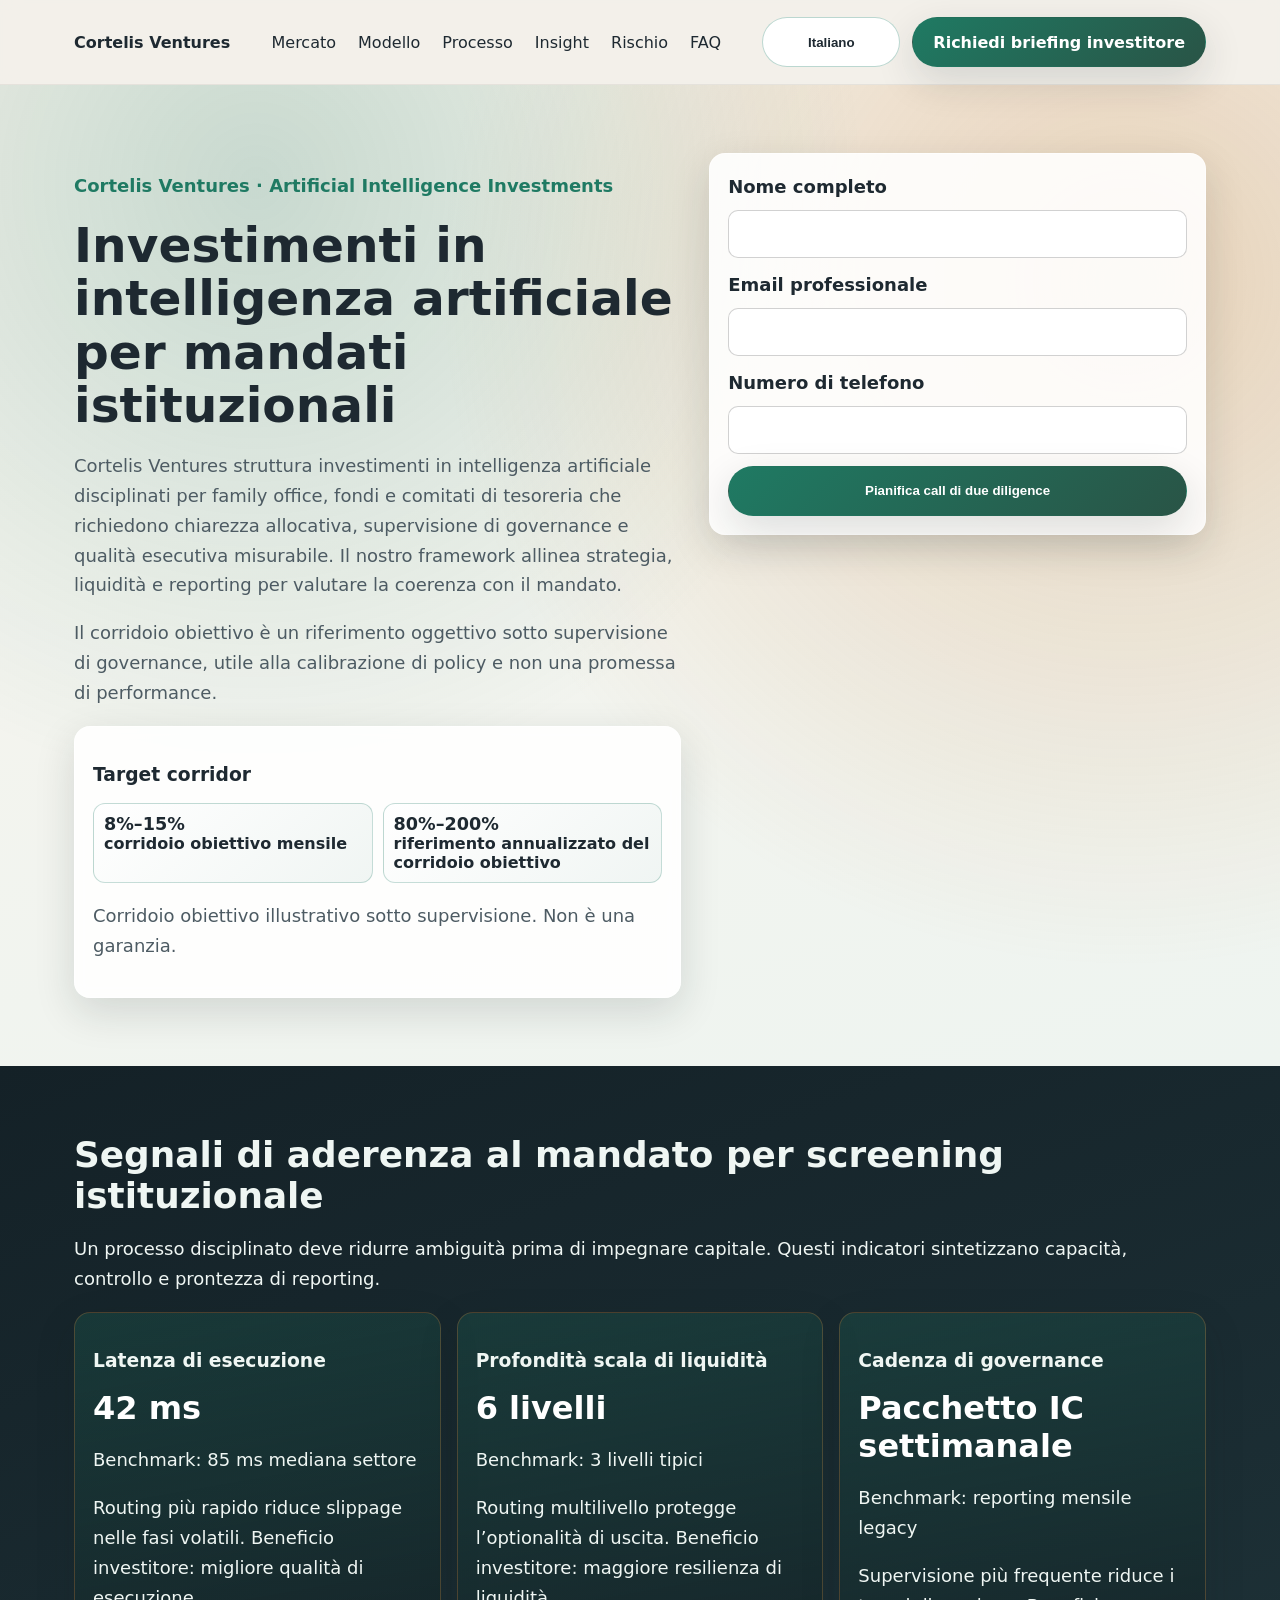
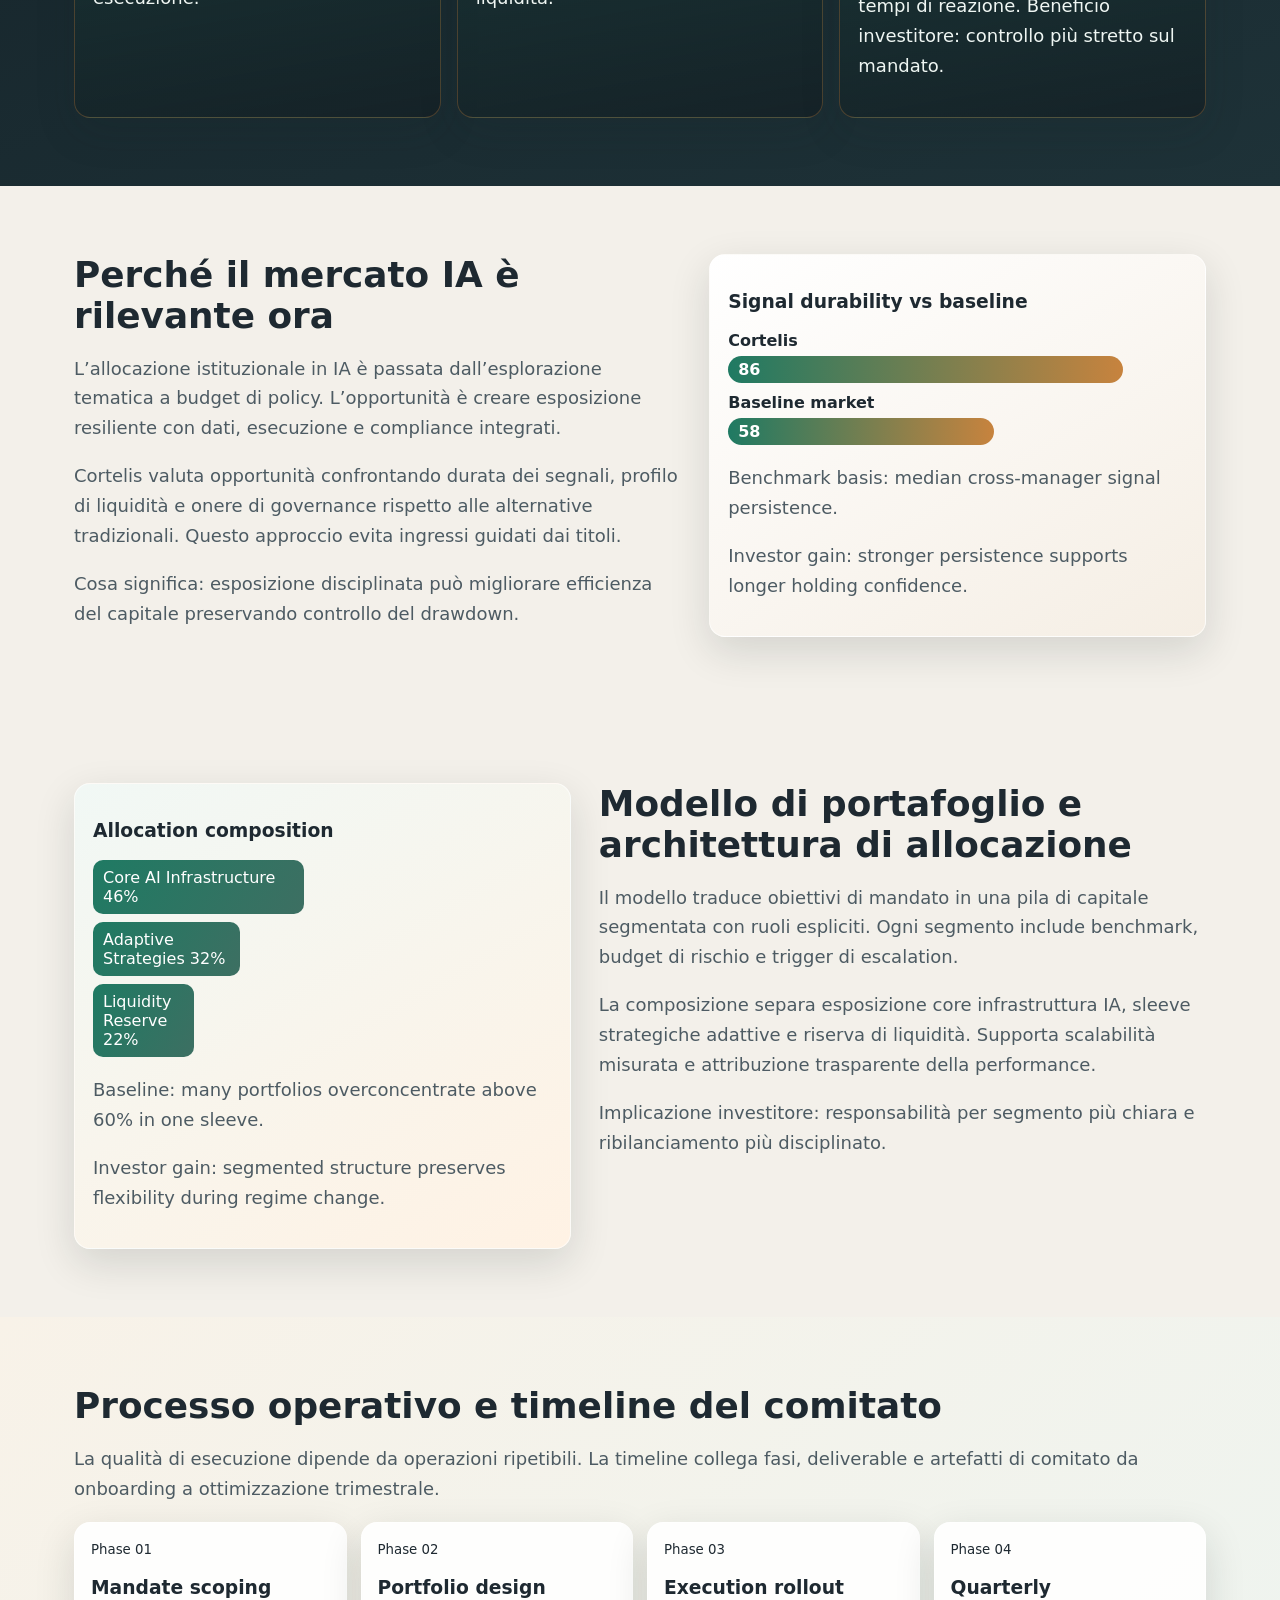
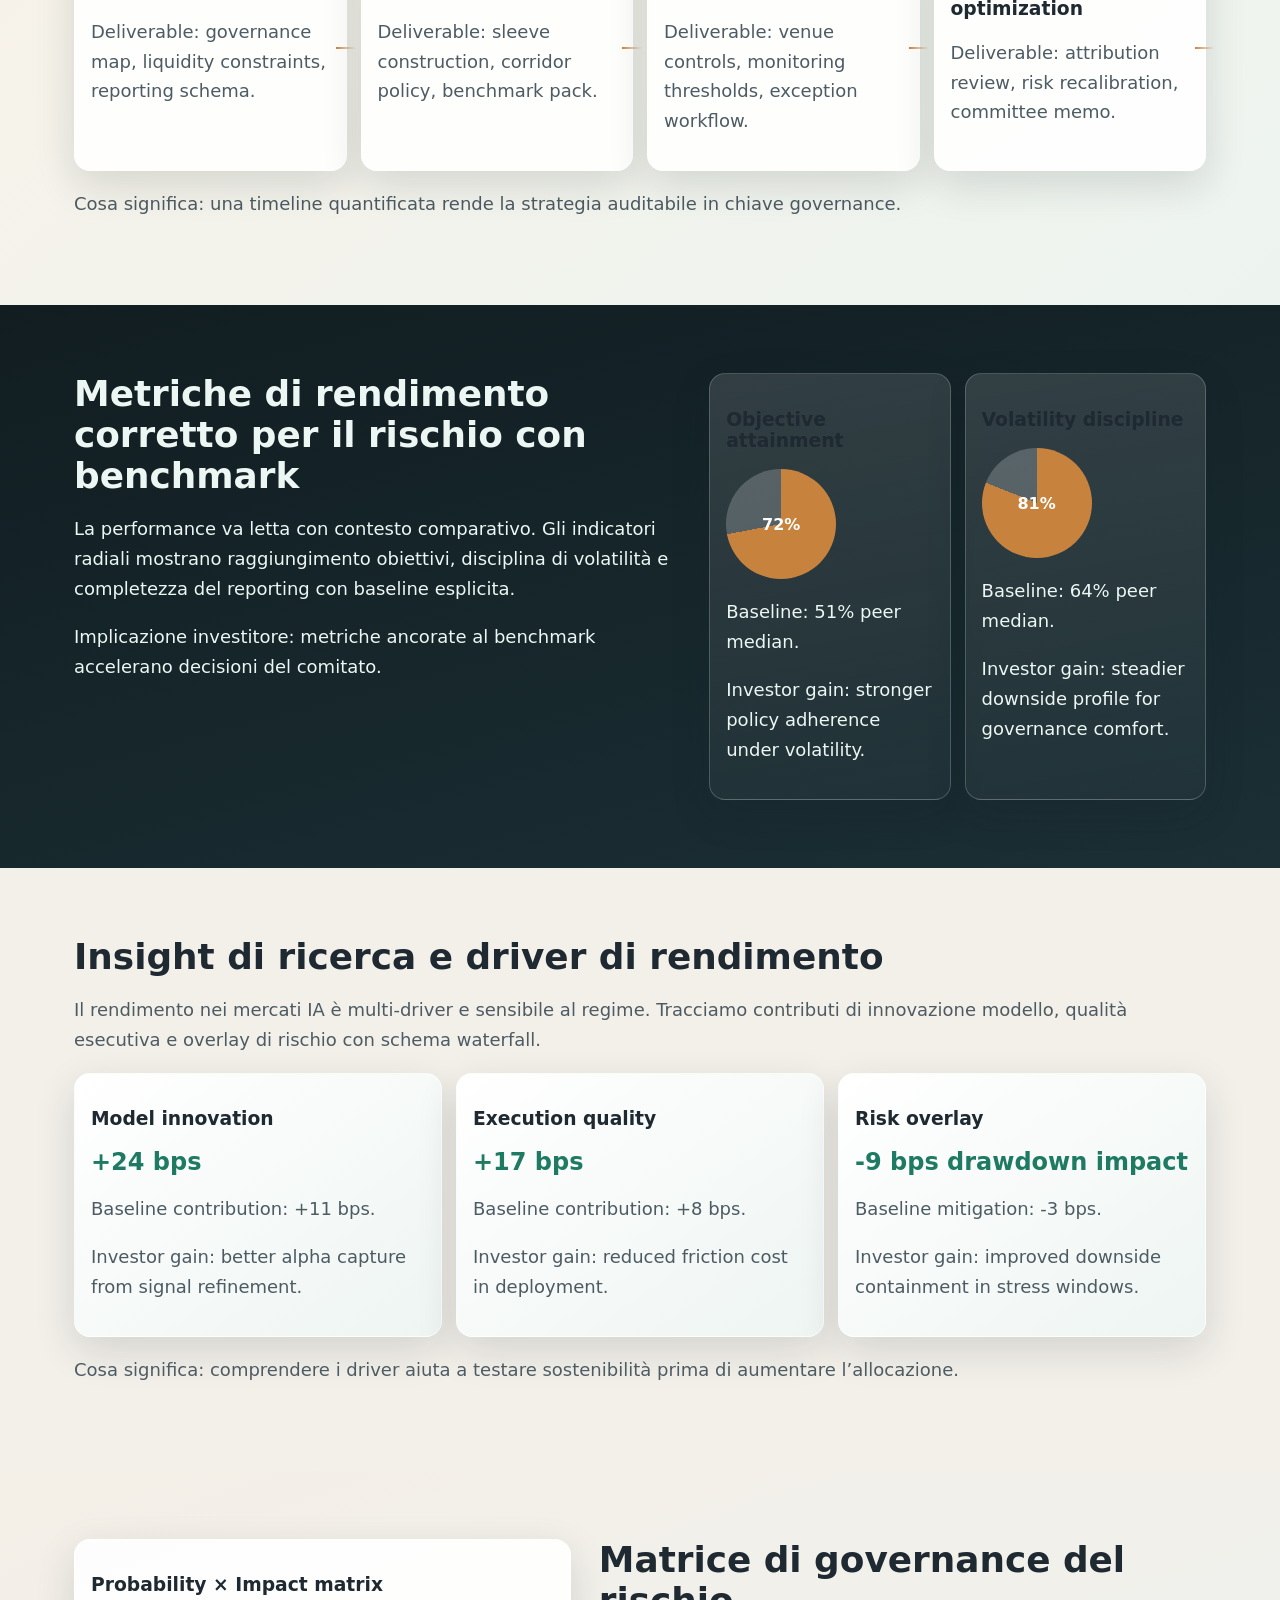
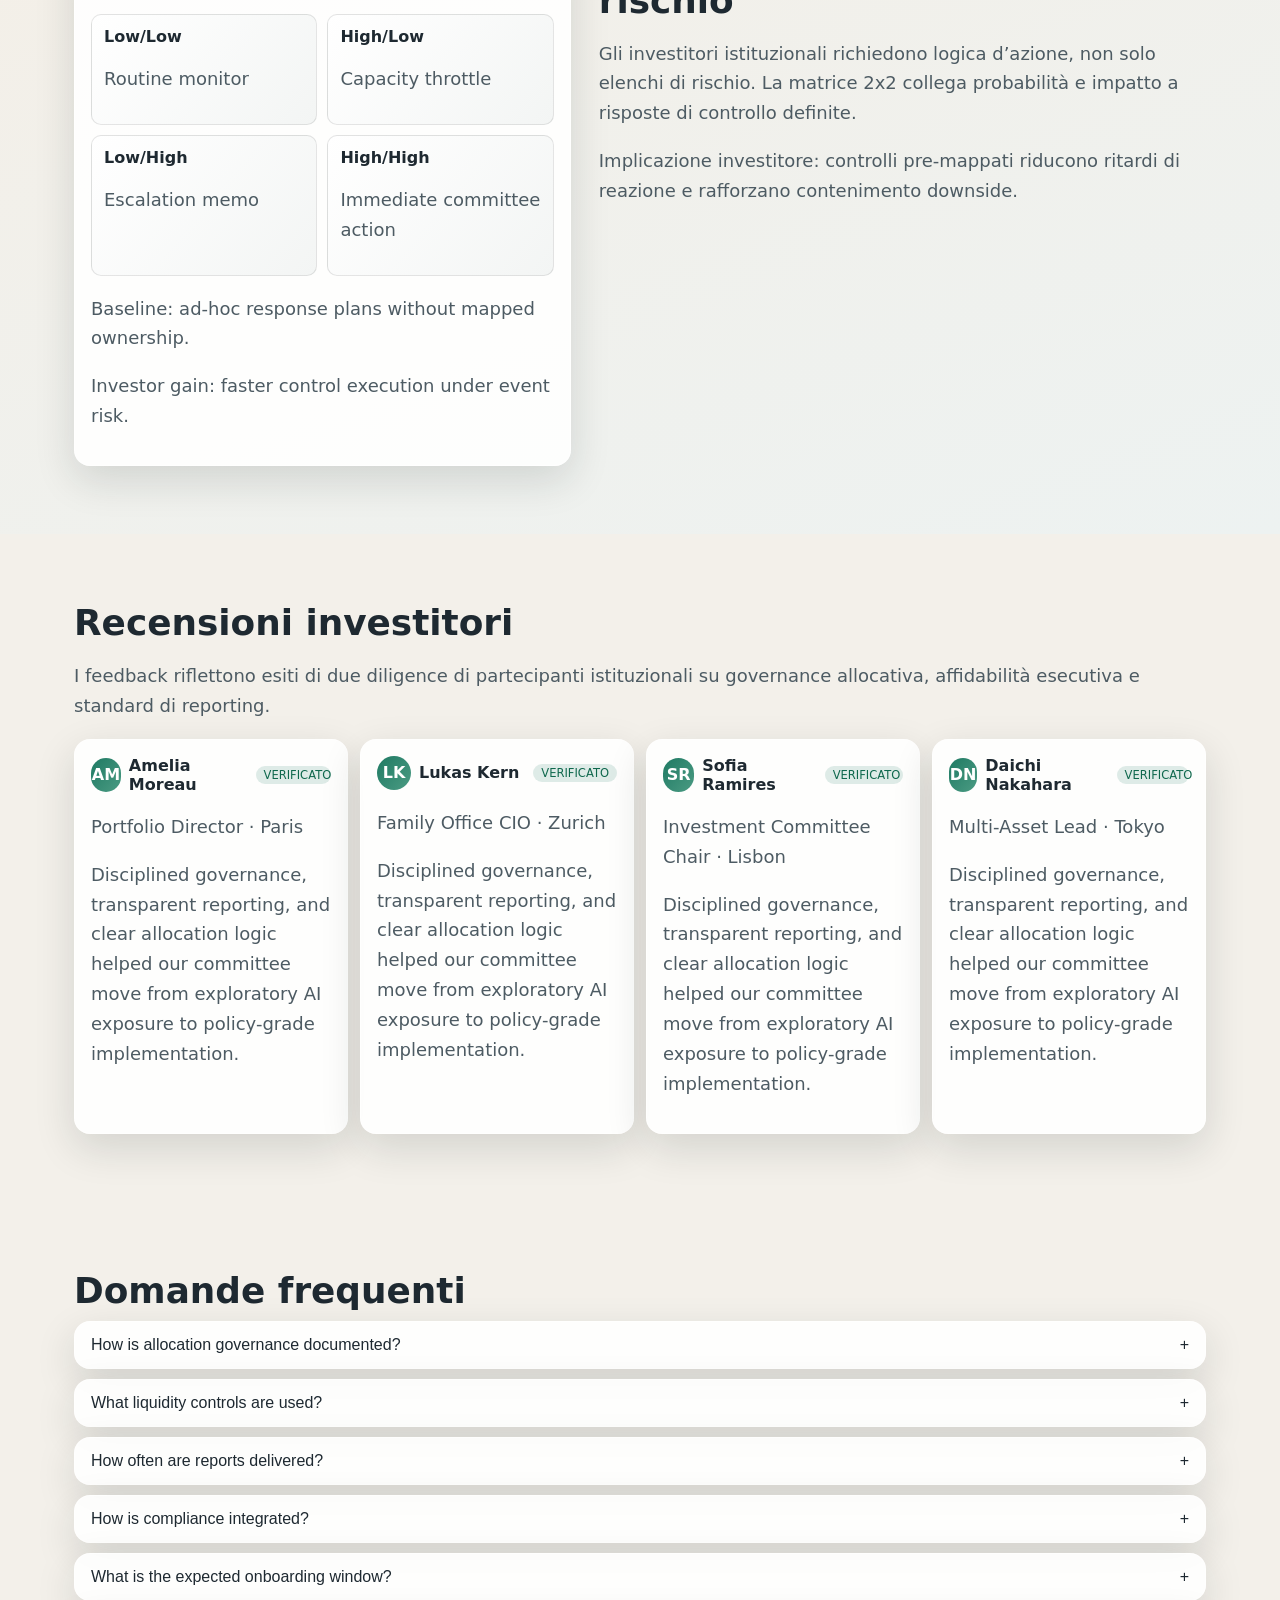
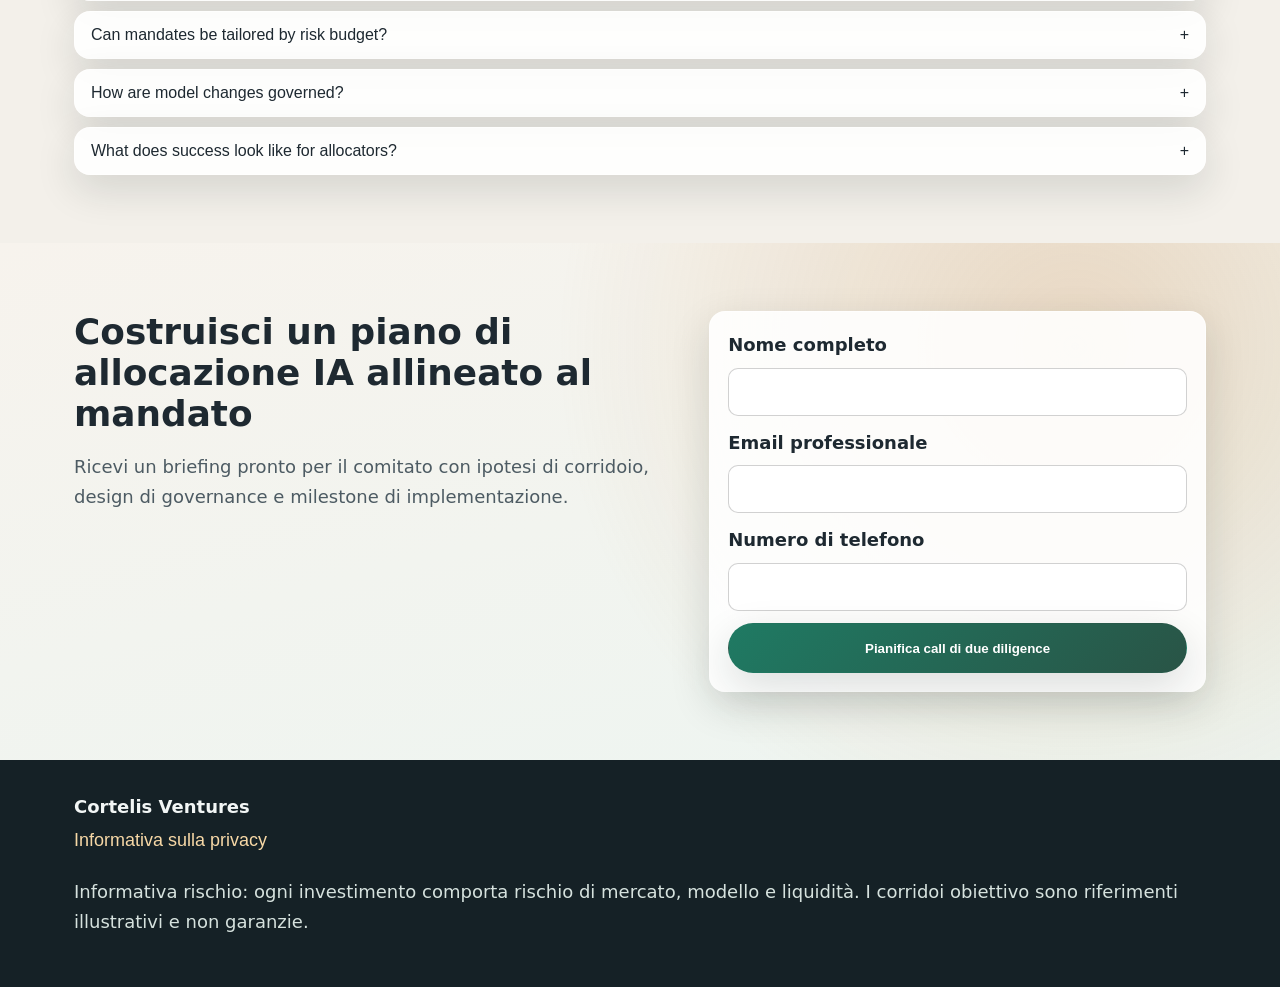
<file: it/index.html>
<!doctype html>
<html lang="it">
<head>
  <meta charset="UTF-8" />
  <meta name="viewport" content="width=device-width, initial-scale=1.0" />
  <title>Cortelis Ventures | Investimenti in intelligenza artificiale per istituzioni</title>
  <meta name="description" content="Cortelis Ventures offre una piattaforma istituzionale per investimenti in intelligenza artificiale, allocazione con governance e analisi del rendimento corretto per il rischio." />
  <link rel="canonical" href="https://www.cortelisventures.com/it/index.html" />
  <link rel="alternate" hreflang="en" href="https://www.cortelisventures.com/index.html" />
  <link rel="alternate" hreflang="de" href="https://www.cortelisventures.com/de/index.html" />
  <link rel="alternate" hreflang="fr" href="https://www.cortelisventures.com/fr/index.html" />
  <link rel="alternate" hreflang="es" href="https://www.cortelisventures.com/es/index.html" />
  <link rel="alternate" hreflang="it" href="https://www.cortelisventures.com/it/index.html" />
  <link rel="alternate" hreflang="tr" href="https://www.cortelisventures.com/tr/index.html" />
  <link rel="alternate" hreflang="pt" href="https://www.cortelisventures.com/pt/index.html" />
  <link rel="alternate" hreflang="ja" href="https://www.cortelisventures.com/jp/index.html" />
  <link rel="alternate" hreflang="sk" href="https://www.cortelisventures.com/sk/index.html" />
  <link rel="alternate" hreflang="nl-BE" href="https://www.cortelisventures.com/be/index.html" />
  <meta property="og:title" content="Cortelis Ventures | Investimenti in intelligenza artificiale per istituzioni" />
  <meta property="og:description" content="Cortelis Ventures offre una piattaforma istituzionale per investimenti in intelligenza artificiale, allocazione con governance e analisi del rendimento corretto per il rischio." />
  <meta property="og:type" content="website" />
  <meta property="og:url" content="https://www.cortelisventures.com/it/index.html" />
  <meta name="twitter:card" content="summary_large_image" />
  <meta name="twitter:title" content="Cortelis Ventures | Investimenti in intelligenza artificiale per istituzioni" />
  <meta name="twitter:description" content="Cortelis Ventures offre una piattaforma istituzionale per investimenti in intelligenza artificiale, allocazione con governance e analisi del rendimento corretto per il rischio." />
  <link rel="stylesheet" href="../assets/style.css" />
  <script type="application/ld+json">{"@context":"https://schema.org","@type":"Organization","name":"Cortelis Ventures","url":"https://www.cortelisventures.com","email":"contact@cortelisventures.com"}</script>
  <script type="application/ld+json">{"@context":"https://schema.org","@type":"WebSite","name":"Cortelis Ventures","url":"https://www.cortelisventures.com"}</script>
  <script type="application/ld+json">{"@context":"https://schema.org","@type":"FAQPage","mainEntity":[{"@type":"Question","name":"How is allocation governance documented?","acceptedAnswer":{"@type":"Answer","text":"Each mandate includes an investment policy pack with role mapping, risk limits, escalation paths, and reporting templates approved by the investment committee."}}]}</script>
  <script type="application/ld+json">{"@context":"https://schema.org","@type":"Review","author":{"@type":"Person","name":"Amelia Moreau"},"reviewBody":"Institutional-grade governance and clear reporting improved our allocation confidence."}</script>
</head>
<body>
<header class="site-header">
  <div class="container header-inner">
    <a class="brand" href="../index.html">Cortelis Ventures</a>
    <nav class="main-nav" aria-label="Main navigation">
            <a href="#market">Mercato</a>
            <a href="#model">Modello</a>
            <a href="#process">Processo</a>
            <a href="#insights">Insight</a>
            <a href="#risk">Rischio</a>
            <a href="#faq">FAQ</a>
</nav>
    <div class="header-actions">
      <div class="lang-wrap" data-dropdown>
        <button class="btn btn-ghost lang-active" aria-haspopup="true" aria-expanded="false">Italiano</button>
        <div class="lang-menu"><a href="../index.html">English</a>
<a href="../de/index.html">Deutsch</a>
<a href="../fr/index.html">Français</a>
<a href="../es/index.html">Español</a>
<a href="../it/index.html">Italiano</a>
<a href="../tr/index.html">Türkçe</a>
<a href="../pt/index.html">Português</a>
<a href="../jp/index.html">日本語</a>
<a href="../sk/index.html">Slovenčina</a>
<a href="../be/index.html">Belgium</a></div>
      </div>
      <a href="#lead" class="btn btn-primary">Richiedi briefing investitore</a>
      <button class="burger" aria-label="Open menu" aria-expanded="false">☰</button>
    </div>
  </div>
  <aside class="drawer" aria-hidden="true">
    <div class="drawer-panel" role="dialog" aria-modal="true" aria-label="Menu">
      <button class="drawer-close" aria-label="Close menu">×</button>
      <nav class="drawer-nav">
            <a href="#market">Mercato</a>
            <a href="#model">Modello</a>
            <a href="#process">Processo</a>
            <a href="#insights">Insight</a>
            <a href="#risk">Rischio</a>
            <a href="#faq">FAQ</a>
</nav>
      <div class="lang-wrap" data-dropdown>
        <button class="btn btn-ghost lang-active" aria-haspopup="true" aria-expanded="false">Italiano</button>
        <div class="lang-menu"><a href="../index.html">English</a>
<a href="../de/index.html">Deutsch</a>
<a href="../fr/index.html">Français</a>
<a href="../es/index.html">Español</a>
<a href="../it/index.html">Italiano</a>
<a href="../tr/index.html">Türkçe</a>
<a href="../pt/index.html">Português</a>
<a href="../jp/index.html">日本語</a>
<a href="../sk/index.html">Slovenčina</a>
<a href="../be/index.html">Belgium</a></div>
      </div>
      <a href="#lead" class="btn btn-primary">Richiedi briefing investitore</a>
    </div>
  </aside>
</header>

<main>
  <section class="hero">
    <div class="container hero-grid">
      <div>
        <p class="eyebrow">Cortelis Ventures · Artificial Intelligence Investments</p>
        <h1>Investimenti in intelligenza artificiale per mandati istituzionali</h1>
        <p>Cortelis Ventures struttura investimenti in intelligenza artificiale disciplinati per family office, fondi e comitati di tesoreria che richiedono chiarezza allocativa, supervisione di governance e qualità esecutiva misurabile. Il nostro framework allinea strategia, liquidità e reporting per valutare la coerenza con il mandato.</p>
        <p>Il corridoio obiettivo è un riferimento oggettivo sotto supervisione di governance, utile alla calibrazione di policy e non una promessa di performance.</p>
        <div class="corridor" aria-label="Target corridor">
          <h3>Target corridor</h3>
          <div class="corridor-grid">
            <div><small>8%–15%</small><strong>corridoio obiettivo mensile</strong></div>
            <div><small>80%–200%</small><strong>riferimento annualizzato del corridoio obiettivo</strong></div>
          </div>
          <p>Corridoio obiettivo illustrativo sotto supervisione. Non è una garanzia.</p>
        </div>
      </div>
      <form id="lead" class="lead-form">
        <label>Nome completo<input type="text" required></label>
        <label>Email professionale<input type="email" required></label>
        <label>Numero di telefono<input type="tel" required></label>
        <button class="btn btn-primary" type="submit">Pianifica call di due diligence</button>
      </form>
    </div>
  </section>

  <section class="kpi-strip reveal">
    <div class="container"><h2>Segnali di aderenza al mandato per screening istituzionale</h2><p>Un processo disciplinato deve ridurre ambiguità prima di impegnare capitale. Questi indicatori sintetizzano capacità, controllo e prontezza di reporting.</p>
    <div class="kpi-grid">
      <article><h3>Latenza di esecuzione</h3><div class="metric">42 ms</div><p>Benchmark: 85 ms mediana settore</p><p>Routing più rapido riduce slippage nelle fasi volatili. Beneficio investitore: migliore qualità di esecuzione.</p></article>
      <article><h3>Profondità scala di liquidità</h3><div class="metric">6 livelli</div><p>Benchmark: 3 livelli tipici</p><p>Routing multilivello protegge l’optionalità di uscita. Beneficio investitore: maggiore resilienza di liquidità.</p></article>
      <article><h3>Cadenza di governance</h3><div class="metric">Pacchetto IC settimanale</div><p>Benchmark: reporting mensile legacy</p><p>Supervisione più frequente riduce i tempi di reazione. Beneficio investitore: controllo più stretto sul mandato.</p></article>
    </div></div>
  </section>

  <section id="market" class="split reveal"><div class="container split-grid"><div><h2>Perché il mercato IA è rilevante ora</h2><p>L’allocazione istituzionale in IA è passata dall’esplorazione tematica a budget di policy. L’opportunità è creare esposizione resiliente con dati, esecuzione e compliance integrati.</p><p>Cortelis valuta opportunità confrontando durata dei segnali, profilo di liquidità e onere di governance rispetto alle alternative tradizionali. Questo approccio evita ingressi guidati dai titoli.</p><p class="imp">Cosa significa: esposizione disciplinata può migliorare efficienza del capitale preservando controllo del drawdown.</p></div>
  <div class="comparison"><h3>Signal durability vs baseline</h3><div class="bars"><div><span>Cortelis</span><b style="width:86%">86</b></div><div><span>Baseline market</span><b style="width:58%">58</b></div></div><p>Benchmark basis: median cross-manager signal persistence.</p><p>Investor gain: stronger persistence supports longer holding confidence.</p></div></div></section>

  <section id="model" class="reveal"><div class="container split-grid reverse"><div class="alloc"><h3>Allocation composition</h3><div class="stack"><span style="--w:46%">Core AI Infrastructure 46%</span><span style="--w:32%">Adaptive Strategies 32%</span><span style="--w:22%">Liquidity Reserve 22%</span></div><p>Baseline: many portfolios overconcentrate above 60% in one sleeve.</p><p>Investor gain: segmented structure preserves flexibility during regime change.</p></div><div><h2>Modello di portafoglio e architettura di allocazione</h2><p>Il modello traduce obiettivi di mandato in una pila di capitale segmentata con ruoli espliciti. Ogni segmento include benchmark, budget di rischio e trigger di escalation.</p><p>La composizione separa esposizione core infrastruttura IA, sleeve strategiche adattive e riserva di liquidità. Supporta scalabilità misurata e attribuzione trasparente della performance.</p><p class="imp">Implicazione investitore: responsabilità per segmento più chiara e ribilanciamento più disciplinato.</p></div></div></section>

  <section id="process" class="timeline reveal"><div class="container"><h2>Processo operativo e timeline del comitato</h2><p>La qualità di esecuzione dipende da operazioni ripetibili. La timeline collega fasi, deliverable e artefatti di comitato da onboarding a ottimizzazione trimestrale.</p><div class="timeline-grid"><article><small>Phase 01</small><h3>Mandate scoping</h3><p>Deliverable: governance map, liquidity constraints, reporting schema.</p></article><article><small>Phase 02</small><h3>Portfolio design</h3><p>Deliverable: sleeve construction, corridor policy, benchmark pack.</p></article><article><small>Phase 03</small><h3>Execution rollout</h3><p>Deliverable: venue controls, monitoring thresholds, exception workflow.</p></article><article><small>Phase 04</small><h3>Quarterly optimization</h3><p>Deliverable: attribution review, risk recalibration, committee memo.</p></article></div><p class="imp">Cosa significa: una timeline quantificata rende la strategia auditabile in chiave governance.</p></div></section>

  <section class="metrics reveal"><div class="container split-grid"><div><h2>Metriche di rendimento corretto per il rischio con benchmark</h2><p>La performance va letta con contesto comparativo. Gli indicatori radiali mostrano raggiungimento obiettivi, disciplina di volatilità e completezza del reporting con baseline esplicita.</p><p class="imp">Implicazione investitore: metriche ancorate al benchmark accelerano decisioni del comitato.</p></div><div class="rings"><article><h3>Objective attainment</h3><div class="ring" style="--p:72">72%</div><p>Baseline: 51% peer median.</p><p>Investor gain: stronger policy adherence under volatility.</p></article><article><h3>Volatility discipline</h3><div class="ring" style="--p:81">81%</div><p>Baseline: 64% peer median.</p><p>Investor gain: steadier downside profile for governance comfort.</p></article></div></div></section>

  <section id="insights" class="insights reveal"><div class="container"><h2>Insight di ricerca e driver di rendimento</h2><p>Il rendimento nei mercati IA è multi-driver e sensibile al regime. Tracciamo contributi di innovazione modello, qualità esecutiva e overlay di rischio con schema waterfall.</p><div class="waterfall"><article><h3>Model innovation</h3><strong>+24 bps</strong><p>Baseline contribution: +11 bps.</p><p>Investor gain: better alpha capture from signal refinement.</p></article><article><h3>Execution quality</h3><strong>+17 bps</strong><p>Baseline contribution: +8 bps.</p><p>Investor gain: reduced friction cost in deployment.</p></article><article><h3>Risk overlay</h3><strong>-9 bps drawdown impact</strong><p>Baseline mitigation: -3 bps.</p><p>Investor gain: improved downside containment in stress windows.</p></article></div><p class="imp">Cosa significa: comprendere i driver aiuta a testare sostenibilità prima di aumentare l’allocazione.</p></div></section>

  <section id="risk" class="risk reveal"><div class="container split-grid reverse"><div class="matrix"><h3>Probability × Impact matrix</h3><div class="matrix-grid"><div><strong>Low/Low</strong><p>Routine monitor</p></div><div><strong>High/Low</strong><p>Capacity throttle</p></div><div><strong>Low/High</strong><p>Escalation memo</p></div><div><strong>High/High</strong><p>Immediate committee action</p></div></div><p>Baseline: ad-hoc response plans without mapped ownership.</p><p>Investor gain: faster control execution under event risk.</p></div><div><h2>Matrice di governance del rischio</h2><p>Gli investitori istituzionali richiedono logica d’azione, non solo elenchi di rischio. La matrice 2x2 collega probabilità e impatto a risposte di controllo definite.</p><p class="imp">Implicazione investitore: controlli pre-mappati riducono ritardi di reazione e rafforzano contenimento downside.</p></div></div></section>

  <section class="reviews reveal"><div class="container"><h2>Recensioni investitori</h2><p>I feedback riflettono esiti di due diligence di partecipanti istituzionali su governance allocativa, affidabilità esecutiva e standard di reporting.</p><div class="review-grid"><article class="review-card"><div class="review-head"><span class="avatar">AM</span><strong>Amelia Moreau</strong><span class="verified">VERIFICATO</span></div><p class="review-role">Portfolio Director · Paris</p><p>Disciplined governance, transparent reporting, and clear allocation logic helped our committee move from exploratory AI exposure to policy-grade implementation.</p></article>
<article class="review-card"><div class="review-head"><span class="avatar">LK</span><strong>Lukas Kern</strong><span class="verified">VERIFICATO</span></div><p class="review-role">Family Office CIO · Zurich</p><p>Disciplined governance, transparent reporting, and clear allocation logic helped our committee move from exploratory AI exposure to policy-grade implementation.</p></article>
<article class="review-card"><div class="review-head"><span class="avatar">SR</span><strong>Sofia Ramires</strong><span class="verified">VERIFICATO</span></div><p class="review-role">Investment Committee Chair · Lisbon</p><p>Disciplined governance, transparent reporting, and clear allocation logic helped our committee move from exploratory AI exposure to policy-grade implementation.</p></article>
<article class="review-card"><div class="review-head"><span class="avatar">DN</span><strong>Daichi Nakahara</strong><span class="verified">VERIFICATO</span></div><p class="review-role">Multi-Asset Lead · Tokyo</p><p>Disciplined governance, transparent reporting, and clear allocation logic helped our committee move from exploratory AI exposure to policy-grade implementation.</p></article></div></div></section>

  <section id="faq" class="faq reveal"><div class="container"><h2>Domande frequenti</h2><div class="faq-list"><div class="faq-item"><button class="faq-trigger" aria-expanded="false"><span>How is allocation governance documented?</span><span>+</span></button><div class="faq-panel"><p>Each mandate includes an investment policy pack with role mapping, risk limits, escalation paths, and reporting templates approved by the investment committee.</p></div></div>
<div class="faq-item"><button class="faq-trigger" aria-expanded="false"><span>What liquidity controls are used?</span><span>+</span></button><div class="faq-panel"><p>We apply laddered liquidity buckets, venue-level routing thresholds, and concentration caps to preserve exit optionality during stress regimes.</p></div></div>
<div class="faq-item"><button class="faq-trigger" aria-expanded="false"><span>How often are reports delivered?</span><span>+</span></button><div class="faq-panel"><p>Core dashboards and narrative commentary are issued weekly, with monthly committee summaries and quarterly model validation packs.</p></div></div>
<div class="faq-item"><button class="faq-trigger" aria-expanded="false"><span>How is compliance integrated?</span><span>+</span></button><div class="faq-panel"><p>Compliance checkpoints are embedded into onboarding, execution monitoring, and post-trade reconciliation to align with institutional control standards.</p></div></div>
<div class="faq-item"><button class="faq-trigger" aria-expanded="false"><span>What is the expected onboarding window?</span><span>+</span></button><div class="faq-panel"><p>Typical onboarding ranges from 10 to 20 business days depending on mandate complexity, legal review cycle, and reporting integration requirements.</p></div></div>
<div class="faq-item"><button class="faq-trigger" aria-expanded="false"><span>Can mandates be tailored by risk budget?</span><span>+</span></button><div class="faq-panel"><p>Yes. Corridor assumptions, drawdown tolerances, and liquidity reserves are calibrated to each institution’s policy and governance constraints.</p></div></div>
<div class="faq-item"><button class="faq-trigger" aria-expanded="false"><span>How are model changes governed?</span><span>+</span></button><div class="faq-panel"><p>Model updates follow a staged approval workflow with validation evidence, impact analysis, and explicit sign-off by designated oversight stakeholders.</p></div></div>
<div class="faq-item"><button class="faq-trigger" aria-expanded="false"><span>What does success look like for allocators?</span><span>+</span></button><div class="faq-panel"><p>Success is measured by risk-adjusted outcomes, governance reliability, and the ability to maintain policy adherence while scaling exposure responsibly.</p></div></div></div></div></section>

  <section class="final-cta reveal"><div class="container split-grid"><div><h2>Costruisci un piano di allocazione IA allineato al mandato</h2><p>Ricevi un briefing pronto per il comitato con ipotesi di corridoio, design di governance e milestone di implementazione.</p></div><form class="lead-form">
    <label>Nome completo<input type="text" required></label>
    <label>Email professionale<input type="email" required></label>
    <label>Numero di telefono<input type="tel" required></label>
    <button class="btn btn-primary" type="submit">Pianifica call di due diligence</button>
  </form></div></section>
</main>

<footer><div class="container footer-row"><strong>Cortelis Ventures</strong><button class="privacy-link" data-open-privacy>Informativa sulla privacy</button><p>Informativa rischio: ogni investimento comporta rischio di mercato, modello e liquidità. I corridoi obiettivo sono riferimenti illustrativi e non garanzie.</p></div></footer>

<div class="modal" id="privacy-modal" aria-hidden="true"><div class="modal-panel" role="dialog" aria-modal="true" aria-label="Informativa sulla privacy"><button class="modal-x" data-close-privacy aria-label="Close">×</button><h2>Informativa sulla privacy</h2><div class="modal-body"><h3>Introduction</h3><p>This privacy policy explains how Cortelis Ventures processes personal and professional contact information when visitors request investor materials, schedule calls, or evaluate institutional services.</p>
<h3>Data collection</h3><p>We collect full name, professional email, phone number, device metadata, and interaction data necessary to respond to institutional inquiries and maintain secure operations.</p>
<h3>Legal basis</h3><p>Processing is based on legitimate interest, contractual necessity during due diligence, and legal obligations related to financial compliance and record retention.</p>
<h3>Cookies</h3><p>Cookies and similar technologies support security, session integrity, analytics, and language preference persistence for a consistent user experience.</p>
<h3>Retention</h3><p>Contact and inquiry records are retained only as long as required for relationship management, compliance obligations, and defensible audit trails.</p>
<h3>Third-party sharing</h3><p>Data may be shared with vetted service providers for hosting, analytics, communication delivery, and security monitoring under contractual confidentiality terms.</p>
<h3>Security</h3><p>We apply layered controls including encryption in transit, access limitation, logging, anomaly monitoring, and periodic control testing.</p>
<h3>User rights</h3><p>Users may request access, correction, deletion, restriction, portability, or objection to processing where applicable under relevant privacy regulations.</p>
<h3>International transfers</h3><p>When data crosses borders, safeguards such as contractual clauses and transfer impact assessments are applied to maintain equivalent protection.</p>
<h3>Industry risk disclosure</h3><p>Digital communications and investment-related interactions carry cybersecurity and operational risks; no online channel can be guaranteed risk-free.</p>
<h3>Contact</h3><p>For privacy questions, requests, or complaints, contact: privacy@cortelisventures.com.</p></div><div class="modal-footer"><button class="btn btn-ghost" data-close-privacy>Chiudi</button></div></div></div>

<script defer src="../assets/app.js"></script>
</body></html>
</file>
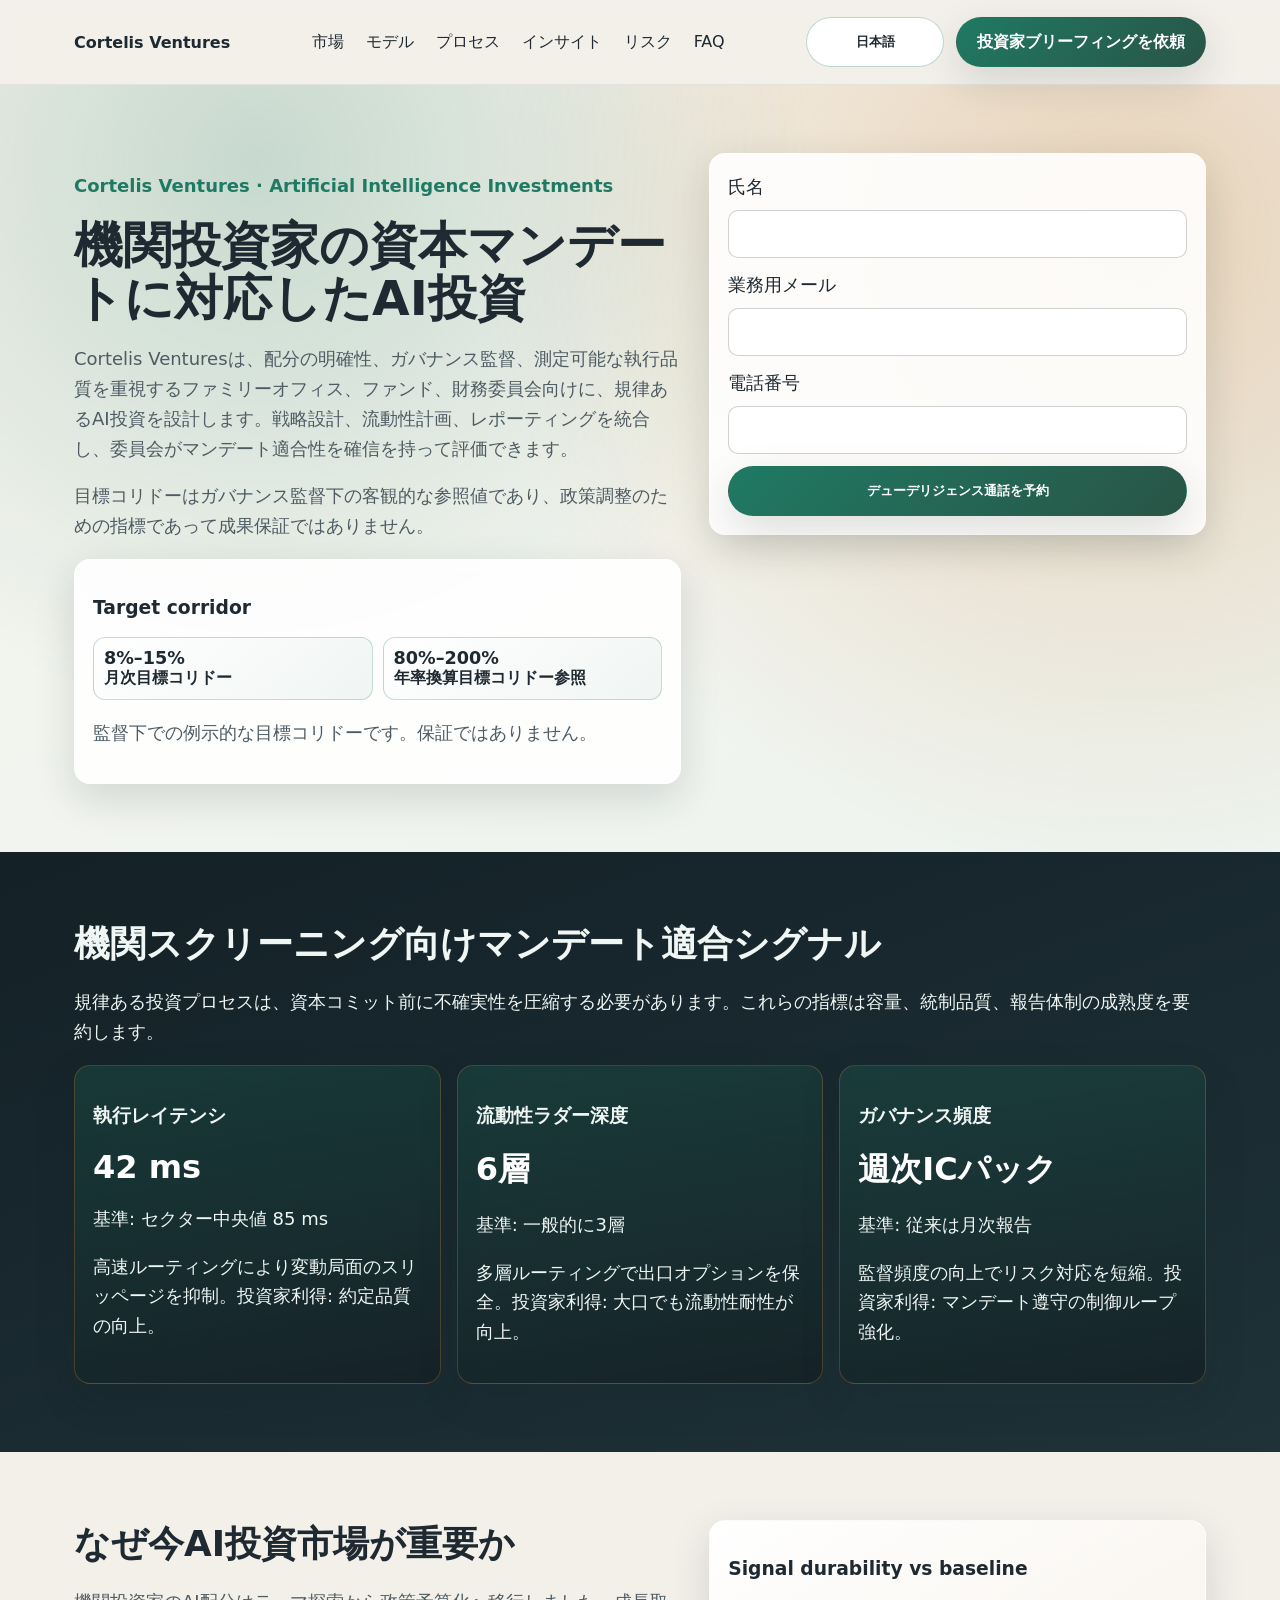
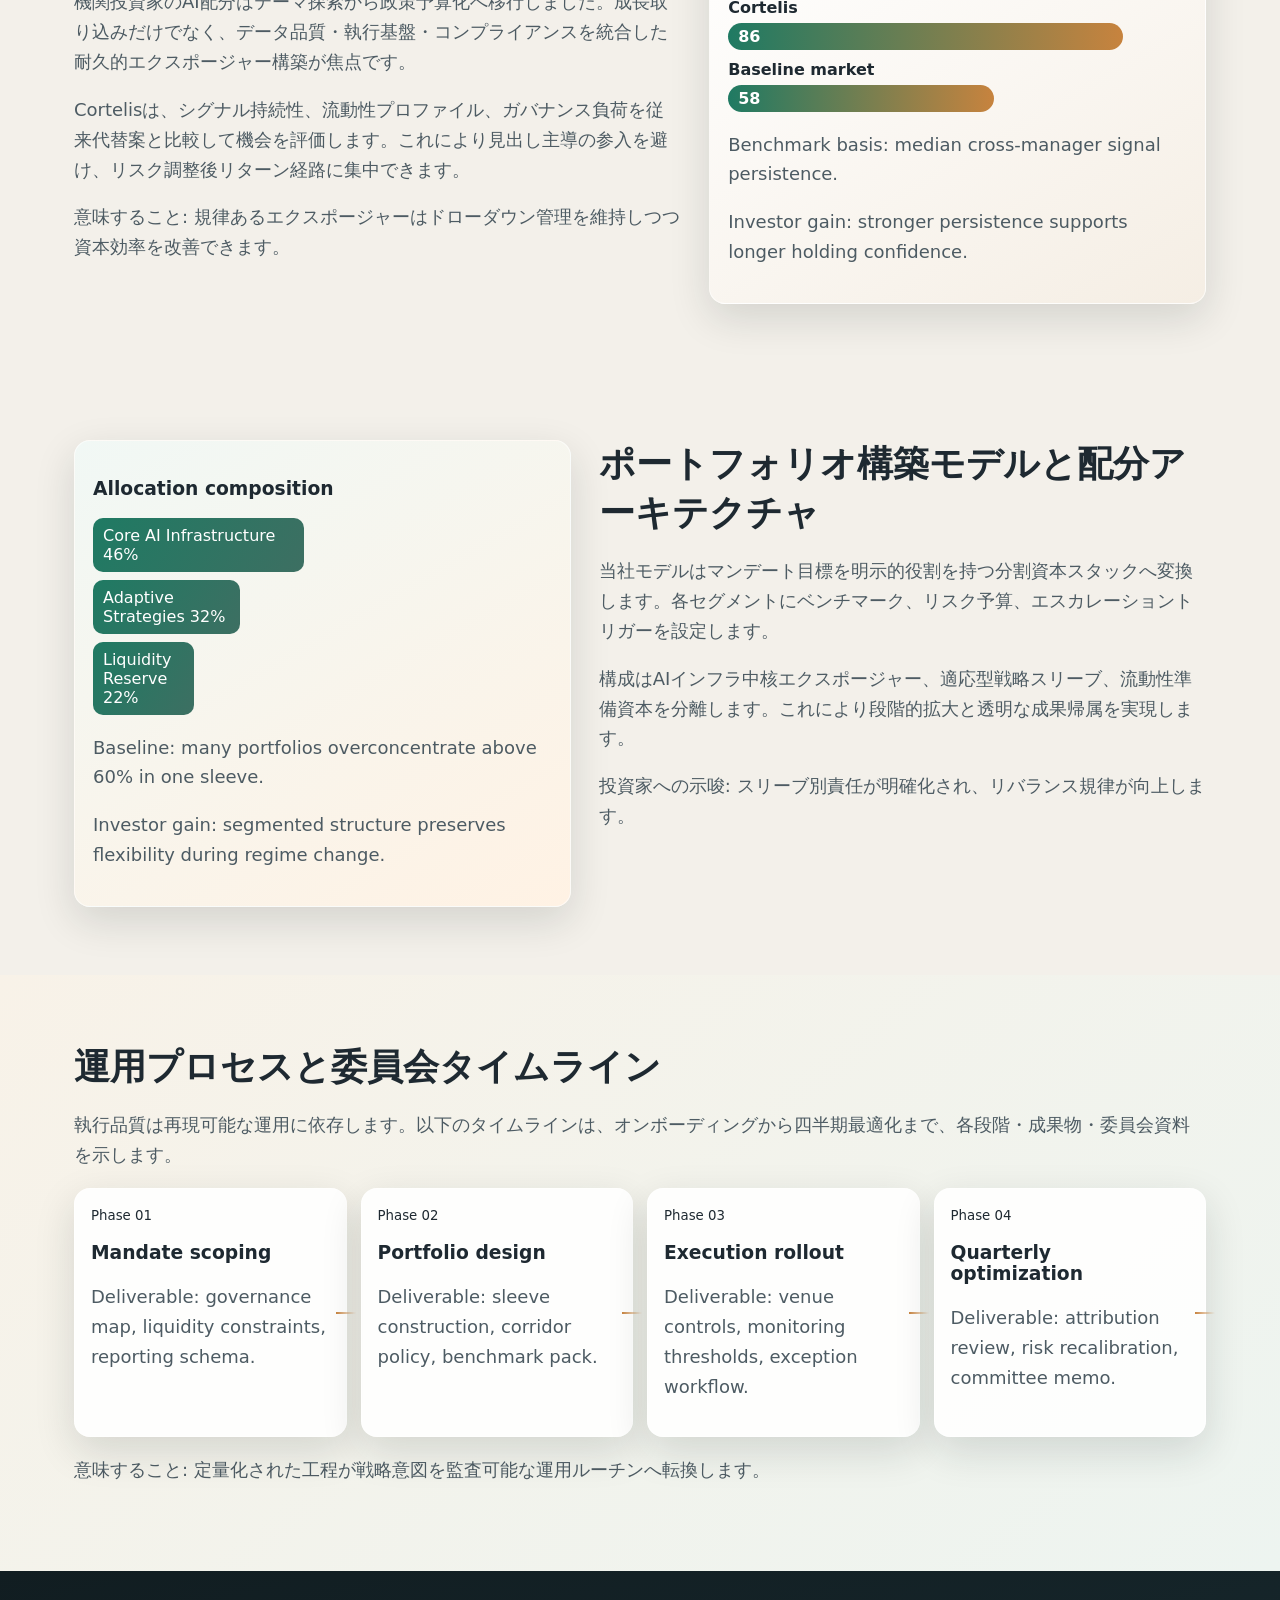
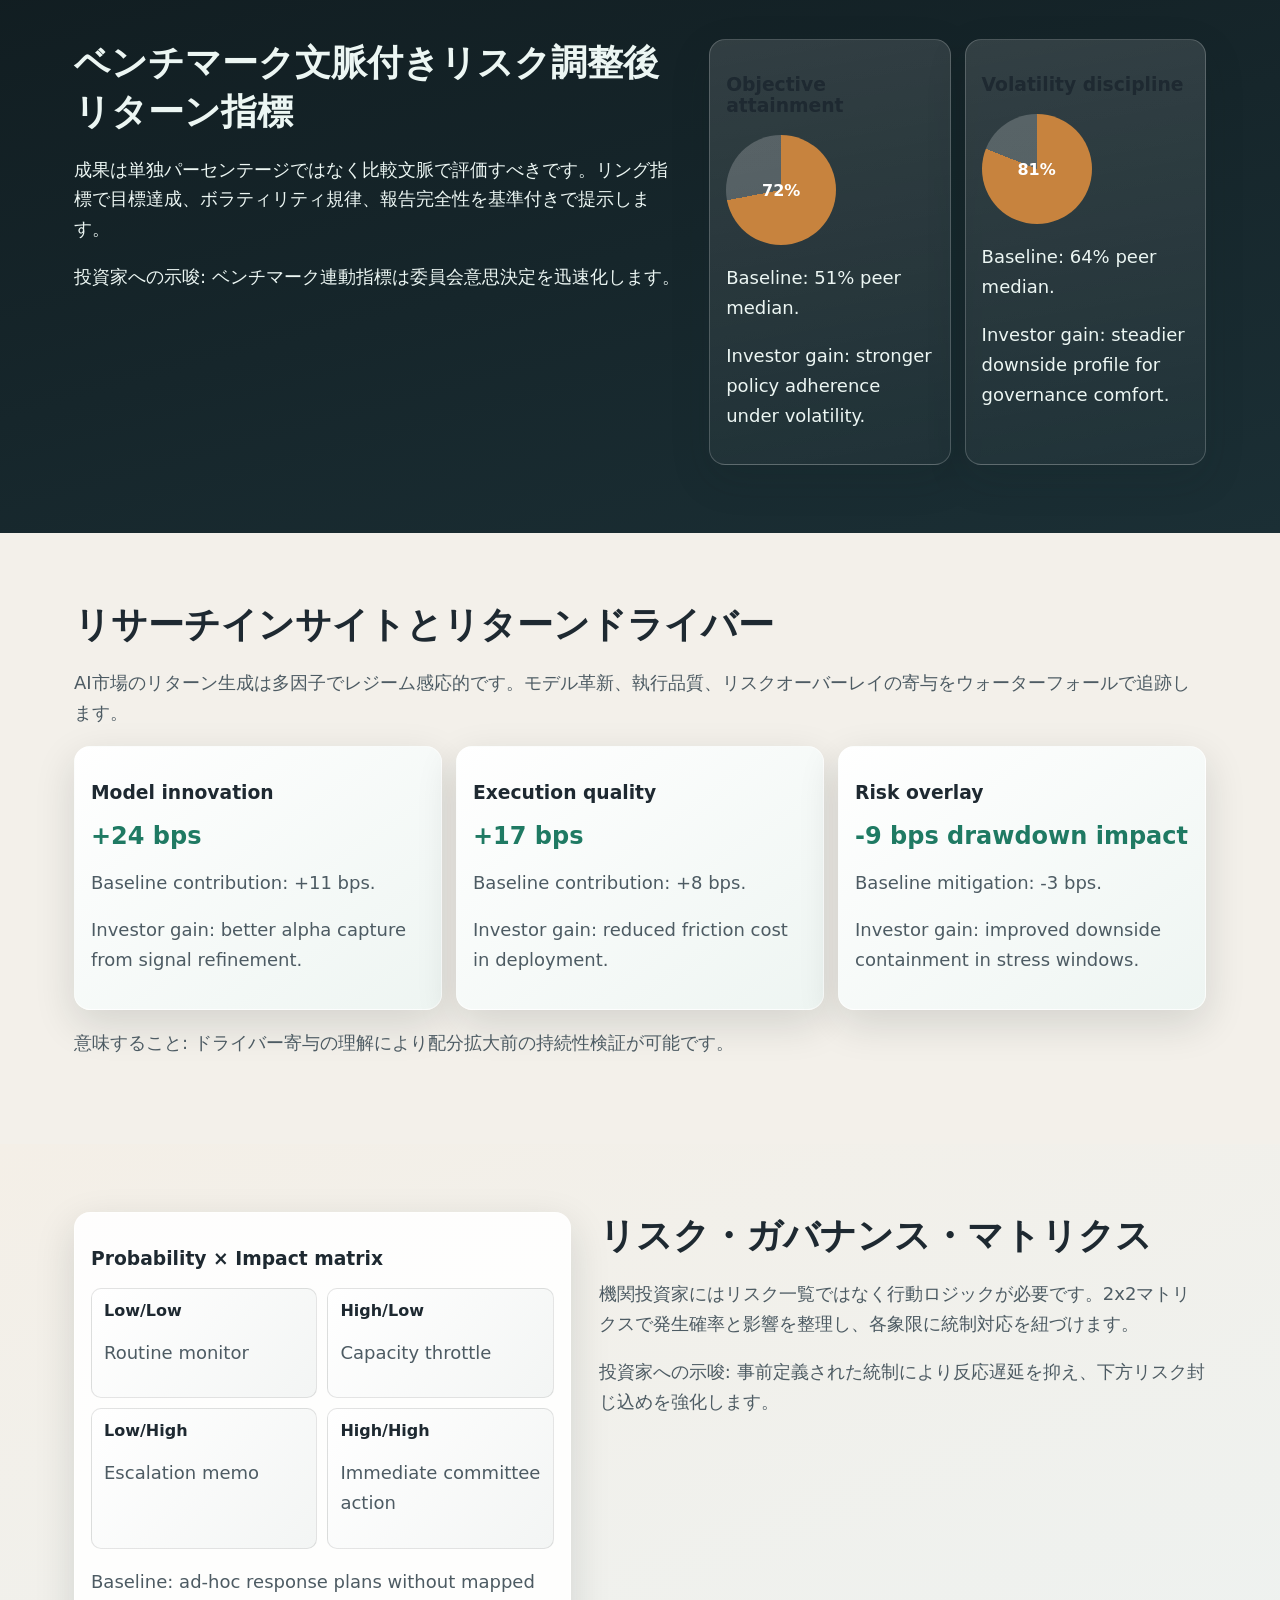
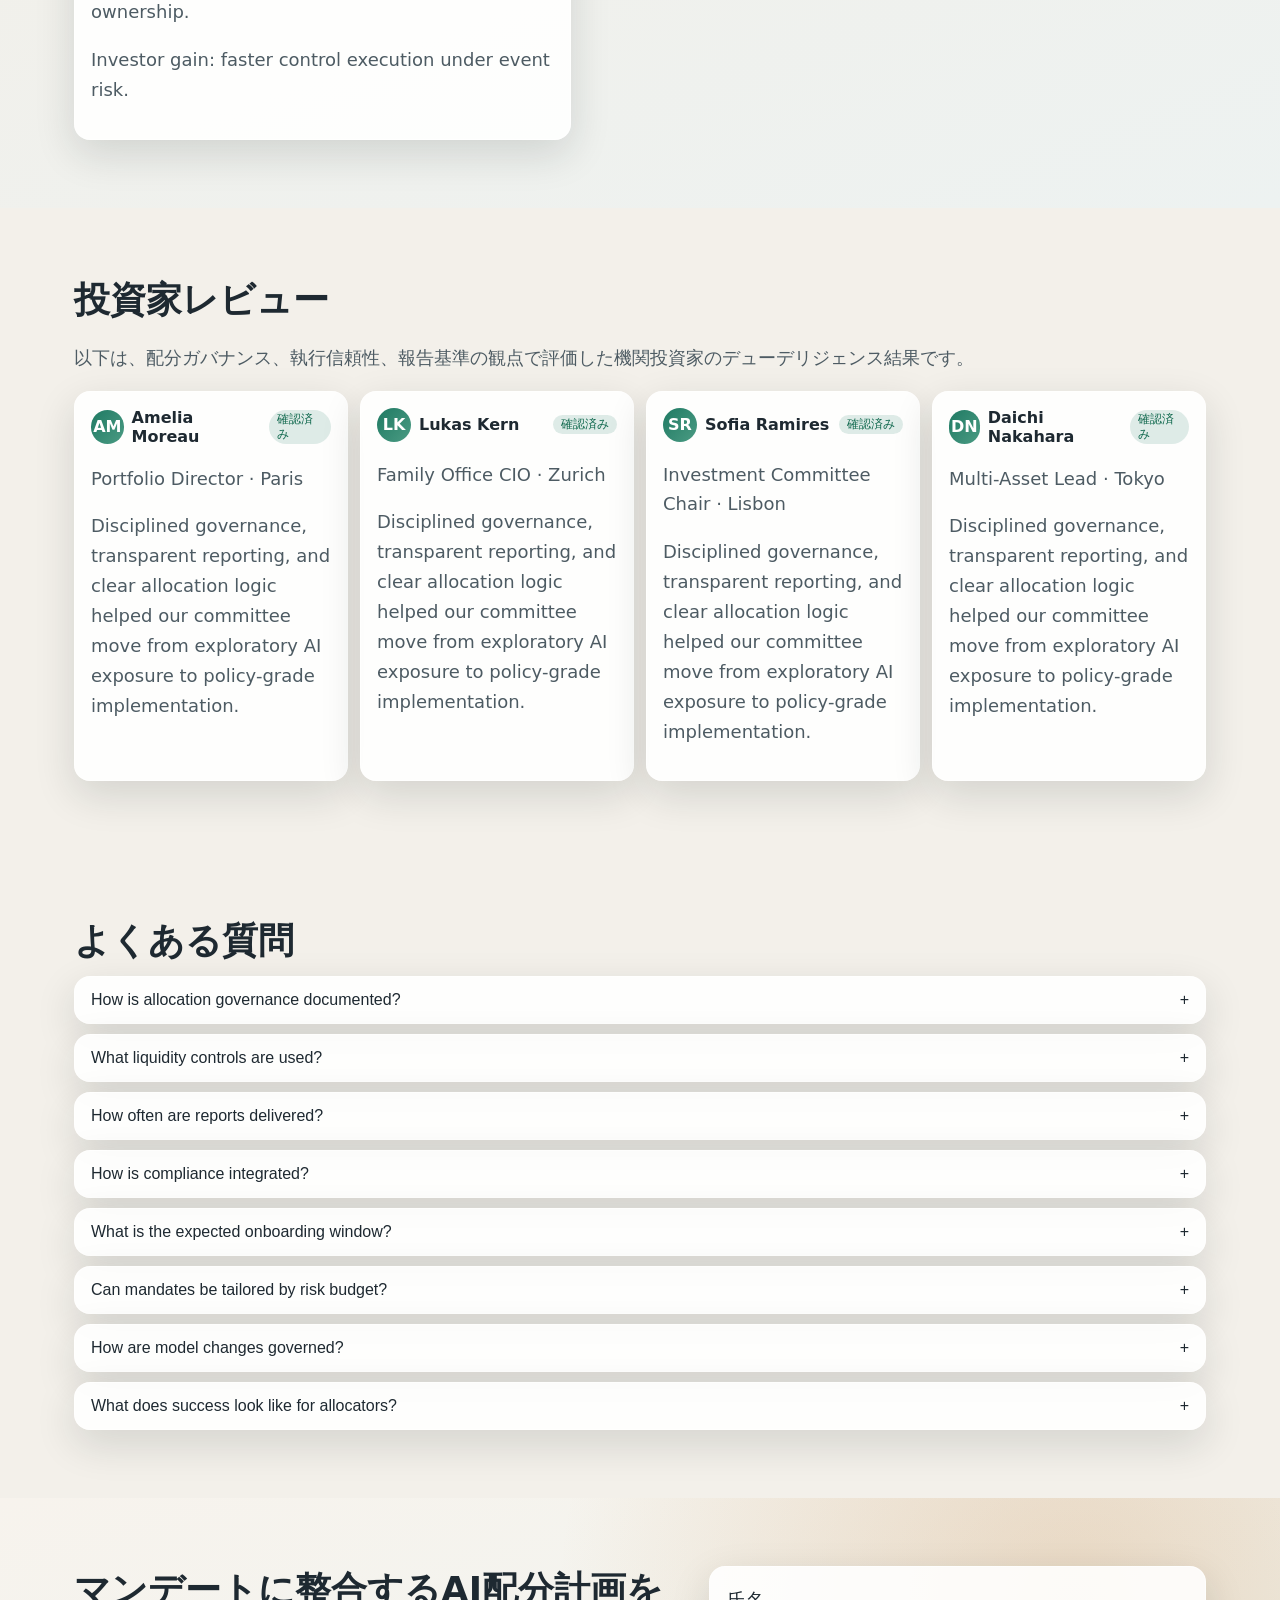
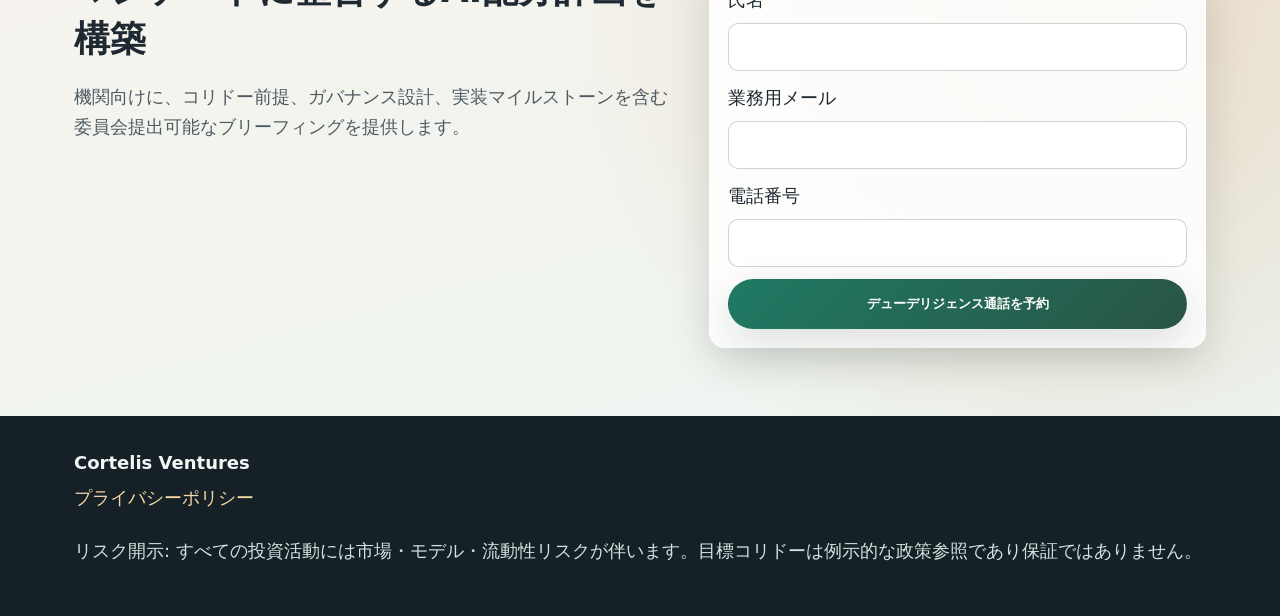
<file: jp/index.html>
<!doctype html>
<html lang="ja">
<head>
  <meta charset="UTF-8" />
  <meta name="viewport" content="width=device-width, initial-scale=1.0" />
  <title>Cortelis Ventures | 機関投資家向けAI投資</title>
  <meta name="description" content="Cortelis Venturesは、AI投資における機関投資家向け配分、ガバナンス、リスク調整後リターン分析を提供します。" />
  <link rel="canonical" href="https://www.cortelisventures.com/jp/index.html" />
  <link rel="alternate" hreflang="en" href="https://www.cortelisventures.com/index.html" />
  <link rel="alternate" hreflang="de" href="https://www.cortelisventures.com/de/index.html" />
  <link rel="alternate" hreflang="fr" href="https://www.cortelisventures.com/fr/index.html" />
  <link rel="alternate" hreflang="es" href="https://www.cortelisventures.com/es/index.html" />
  <link rel="alternate" hreflang="it" href="https://www.cortelisventures.com/it/index.html" />
  <link rel="alternate" hreflang="tr" href="https://www.cortelisventures.com/tr/index.html" />
  <link rel="alternate" hreflang="pt" href="https://www.cortelisventures.com/pt/index.html" />
  <link rel="alternate" hreflang="ja" href="https://www.cortelisventures.com/jp/index.html" />
  <link rel="alternate" hreflang="sk" href="https://www.cortelisventures.com/sk/index.html" />
  <link rel="alternate" hreflang="nl-BE" href="https://www.cortelisventures.com/be/index.html" />
  <meta property="og:title" content="Cortelis Ventures | 機関投資家向けAI投資" />
  <meta property="og:description" content="Cortelis Venturesは、AI投資における機関投資家向け配分、ガバナンス、リスク調整後リターン分析を提供します。" />
  <meta property="og:type" content="website" />
  <meta property="og:url" content="https://www.cortelisventures.com/jp/index.html" />
  <meta name="twitter:card" content="summary_large_image" />
  <meta name="twitter:title" content="Cortelis Ventures | 機関投資家向けAI投資" />
  <meta name="twitter:description" content="Cortelis Venturesは、AI投資における機関投資家向け配分、ガバナンス、リスク調整後リターン分析を提供します。" />
  <link rel="stylesheet" href="../assets/style.css" />
  <script type="application/ld+json">{"@context":"https://schema.org","@type":"Organization","name":"Cortelis Ventures","url":"https://www.cortelisventures.com","email":"contact@cortelisventures.com"}</script>
  <script type="application/ld+json">{"@context":"https://schema.org","@type":"WebSite","name":"Cortelis Ventures","url":"https://www.cortelisventures.com"}</script>
  <script type="application/ld+json">{"@context":"https://schema.org","@type":"FAQPage","mainEntity":[{"@type":"Question","name":"How is allocation governance documented?","acceptedAnswer":{"@type":"Answer","text":"Each mandate includes an investment policy pack with role mapping, risk limits, escalation paths, and reporting templates approved by the investment committee."}}]}</script>
  <script type="application/ld+json">{"@context":"https://schema.org","@type":"Review","author":{"@type":"Person","name":"Amelia Moreau"},"reviewBody":"Institutional-grade governance and clear reporting improved our allocation confidence."}</script>
</head>
<body>
<header class="site-header">
  <div class="container header-inner">
    <a class="brand" href="../index.html">Cortelis Ventures</a>
    <nav class="main-nav" aria-label="Main navigation">
            <a href="#market">市場</a>
            <a href="#model">モデル</a>
            <a href="#process">プロセス</a>
            <a href="#insights">インサイト</a>
            <a href="#risk">リスク</a>
            <a href="#faq">FAQ</a>
</nav>
    <div class="header-actions">
      <div class="lang-wrap" data-dropdown>
        <button class="btn btn-ghost lang-active" aria-haspopup="true" aria-expanded="false">日本語</button>
        <div class="lang-menu"><a href="../index.html">English</a>
<a href="../de/index.html">Deutsch</a>
<a href="../fr/index.html">Français</a>
<a href="../es/index.html">Español</a>
<a href="../it/index.html">Italiano</a>
<a href="../tr/index.html">Türkçe</a>
<a href="../pt/index.html">Português</a>
<a href="../jp/index.html">日本語</a>
<a href="../sk/index.html">Slovenčina</a>
<a href="../be/index.html">Belgium</a></div>
      </div>
      <a href="#lead" class="btn btn-primary">投資家ブリーフィングを依頼</a>
      <button class="burger" aria-label="Open menu" aria-expanded="false">☰</button>
    </div>
  </div>
  <aside class="drawer" aria-hidden="true">
    <div class="drawer-panel" role="dialog" aria-modal="true" aria-label="Menu">
      <button class="drawer-close" aria-label="Close menu">×</button>
      <nav class="drawer-nav">
            <a href="#market">市場</a>
            <a href="#model">モデル</a>
            <a href="#process">プロセス</a>
            <a href="#insights">インサイト</a>
            <a href="#risk">リスク</a>
            <a href="#faq">FAQ</a>
</nav>
      <div class="lang-wrap" data-dropdown>
        <button class="btn btn-ghost lang-active" aria-haspopup="true" aria-expanded="false">日本語</button>
        <div class="lang-menu"><a href="../index.html">English</a>
<a href="../de/index.html">Deutsch</a>
<a href="../fr/index.html">Français</a>
<a href="../es/index.html">Español</a>
<a href="../it/index.html">Italiano</a>
<a href="../tr/index.html">Türkçe</a>
<a href="../pt/index.html">Português</a>
<a href="../jp/index.html">日本語</a>
<a href="../sk/index.html">Slovenčina</a>
<a href="../be/index.html">Belgium</a></div>
      </div>
      <a href="#lead" class="btn btn-primary">投資家ブリーフィングを依頼</a>
    </div>
  </aside>
</header>

<main>
  <section class="hero">
    <div class="container hero-grid">
      <div>
        <p class="eyebrow">Cortelis Ventures · Artificial Intelligence Investments</p>
        <h1>機関投資家の資本マンデートに対応したAI投資</h1>
        <p>Cortelis Venturesは、配分の明確性、ガバナンス監督、測定可能な執行品質を重視するファミリーオフィス、ファンド、財務委員会向けに、規律あるAI投資を設計します。戦略設計、流動性計画、レポーティングを統合し、委員会がマンデート適合性を確信を持って評価できます。</p>
        <p>目標コリドーはガバナンス監督下の客観的な参照値であり、政策調整のための指標であって成果保証ではありません。</p>
        <div class="corridor" aria-label="Target corridor">
          <h3>Target corridor</h3>
          <div class="corridor-grid">
            <div><small>8%–15%</small><strong>月次目標コリドー</strong></div>
            <div><small>80%–200%</small><strong>年率換算目標コリドー参照</strong></div>
          </div>
          <p>監督下での例示的な目標コリドーです。保証ではありません。</p>
        </div>
      </div>
      <form id="lead" class="lead-form">
        <label>氏名<input type="text" required></label>
        <label>業務用メール<input type="email" required></label>
        <label>電話番号<input type="tel" required></label>
        <button class="btn btn-primary" type="submit">デューデリジェンス通話を予約</button>
      </form>
    </div>
  </section>

  <section class="kpi-strip reveal">
    <div class="container"><h2>機関スクリーニング向けマンデート適合シグナル</h2><p>規律ある投資プロセスは、資本コミット前に不確実性を圧縮する必要があります。これらの指標は容量、統制品質、報告体制の成熟度を要約します。</p>
    <div class="kpi-grid">
      <article><h3>執行レイテンシ</h3><div class="metric">42 ms</div><p>基準: セクター中央値 85 ms</p><p>高速ルーティングにより変動局面のスリッページを抑制。投資家利得: 約定品質の向上。</p></article>
      <article><h3>流動性ラダー深度</h3><div class="metric">6層</div><p>基準: 一般的に3層</p><p>多層ルーティングで出口オプションを保全。投資家利得: 大口でも流動性耐性が向上。</p></article>
      <article><h3>ガバナンス頻度</h3><div class="metric">週次ICパック</div><p>基準: 従来は月次報告</p><p>監督頻度の向上でリスク対応を短縮。投資家利得: マンデート遵守の制御ループ強化。</p></article>
    </div></div>
  </section>

  <section id="market" class="split reveal"><div class="container split-grid"><div><h2>なぜ今AI投資市場が重要か</h2><p>機関投資家のAI配分はテーマ探索から政策予算化へ移行しました。成長取り込みだけでなく、データ品質・執行基盤・コンプライアンスを統合した耐久的エクスポージャー構築が焦点です。</p><p>Cortelisは、シグナル持続性、流動性プロファイル、ガバナンス負荷を従来代替案と比較して機会を評価します。これにより見出し主導の参入を避け、リスク調整後リターン経路に集中できます。</p><p class="imp">意味すること: 規律あるエクスポージャーはドローダウン管理を維持しつつ資本効率を改善できます。</p></div>
  <div class="comparison"><h3>Signal durability vs baseline</h3><div class="bars"><div><span>Cortelis</span><b style="width:86%">86</b></div><div><span>Baseline market</span><b style="width:58%">58</b></div></div><p>Benchmark basis: median cross-manager signal persistence.</p><p>Investor gain: stronger persistence supports longer holding confidence.</p></div></div></section>

  <section id="model" class="reveal"><div class="container split-grid reverse"><div class="alloc"><h3>Allocation composition</h3><div class="stack"><span style="--w:46%">Core AI Infrastructure 46%</span><span style="--w:32%">Adaptive Strategies 32%</span><span style="--w:22%">Liquidity Reserve 22%</span></div><p>Baseline: many portfolios overconcentrate above 60% in one sleeve.</p><p>Investor gain: segmented structure preserves flexibility during regime change.</p></div><div><h2>ポートフォリオ構築モデルと配分アーキテクチャ</h2><p>当社モデルはマンデート目標を明示的役割を持つ分割資本スタックへ変換します。各セグメントにベンチマーク、リスク予算、エスカレーショントリガーを設定します。</p><p>構成はAIインフラ中核エクスポージャー、適応型戦略スリーブ、流動性準備資本を分離します。これにより段階的拡大と透明な成果帰属を実現します。</p><p class="imp">投資家への示唆: スリーブ別責任が明確化され、リバランス規律が向上します。</p></div></div></section>

  <section id="process" class="timeline reveal"><div class="container"><h2>運用プロセスと委員会タイムライン</h2><p>執行品質は再現可能な運用に依存します。以下のタイムラインは、オンボーディングから四半期最適化まで、各段階・成果物・委員会資料を示します。</p><div class="timeline-grid"><article><small>Phase 01</small><h3>Mandate scoping</h3><p>Deliverable: governance map, liquidity constraints, reporting schema.</p></article><article><small>Phase 02</small><h3>Portfolio design</h3><p>Deliverable: sleeve construction, corridor policy, benchmark pack.</p></article><article><small>Phase 03</small><h3>Execution rollout</h3><p>Deliverable: venue controls, monitoring thresholds, exception workflow.</p></article><article><small>Phase 04</small><h3>Quarterly optimization</h3><p>Deliverable: attribution review, risk recalibration, committee memo.</p></article></div><p class="imp">意味すること: 定量化された工程が戦略意図を監査可能な運用ルーチンへ転換します。</p></div></section>

  <section class="metrics reveal"><div class="container split-grid"><div><h2>ベンチマーク文脈付きリスク調整後リターン指標</h2><p>成果は単独パーセンテージではなく比較文脈で評価すべきです。リング指標で目標達成、ボラティリティ規律、報告完全性を基準付きで提示します。</p><p class="imp">投資家への示唆: ベンチマーク連動指標は委員会意思決定を迅速化します。</p></div><div class="rings"><article><h3>Objective attainment</h3><div class="ring" style="--p:72">72%</div><p>Baseline: 51% peer median.</p><p>Investor gain: stronger policy adherence under volatility.</p></article><article><h3>Volatility discipline</h3><div class="ring" style="--p:81">81%</div><p>Baseline: 64% peer median.</p><p>Investor gain: steadier downside profile for governance comfort.</p></article></div></div></section>

  <section id="insights" class="insights reveal"><div class="container"><h2>リサーチインサイトとリターンドライバー</h2><p>AI市場のリターン生成は多因子でレジーム感応的です。モデル革新、執行品質、リスクオーバーレイの寄与をウォーターフォールで追跡します。</p><div class="waterfall"><article><h3>Model innovation</h3><strong>+24 bps</strong><p>Baseline contribution: +11 bps.</p><p>Investor gain: better alpha capture from signal refinement.</p></article><article><h3>Execution quality</h3><strong>+17 bps</strong><p>Baseline contribution: +8 bps.</p><p>Investor gain: reduced friction cost in deployment.</p></article><article><h3>Risk overlay</h3><strong>-9 bps drawdown impact</strong><p>Baseline mitigation: -3 bps.</p><p>Investor gain: improved downside containment in stress windows.</p></article></div><p class="imp">意味すること: ドライバー寄与の理解により配分拡大前の持続性検証が可能です。</p></div></section>

  <section id="risk" class="risk reveal"><div class="container split-grid reverse"><div class="matrix"><h3>Probability × Impact matrix</h3><div class="matrix-grid"><div><strong>Low/Low</strong><p>Routine monitor</p></div><div><strong>High/Low</strong><p>Capacity throttle</p></div><div><strong>Low/High</strong><p>Escalation memo</p></div><div><strong>High/High</strong><p>Immediate committee action</p></div></div><p>Baseline: ad-hoc response plans without mapped ownership.</p><p>Investor gain: faster control execution under event risk.</p></div><div><h2>リスク・ガバナンス・マトリクス</h2><p>機関投資家にはリスク一覧ではなく行動ロジックが必要です。2x2マトリクスで発生確率と影響を整理し、各象限に統制対応を紐づけます。</p><p class="imp">投資家への示唆: 事前定義された統制により反応遅延を抑え、下方リスク封じ込めを強化します。</p></div></div></section>

  <section class="reviews reveal"><div class="container"><h2>投資家レビュー</h2><p>以下は、配分ガバナンス、執行信頼性、報告基準の観点で評価した機関投資家のデューデリジェンス結果です。</p><div class="review-grid"><article class="review-card"><div class="review-head"><span class="avatar">AM</span><strong>Amelia Moreau</strong><span class="verified">確認済み</span></div><p class="review-role">Portfolio Director · Paris</p><p>Disciplined governance, transparent reporting, and clear allocation logic helped our committee move from exploratory AI exposure to policy-grade implementation.</p></article>
<article class="review-card"><div class="review-head"><span class="avatar">LK</span><strong>Lukas Kern</strong><span class="verified">確認済み</span></div><p class="review-role">Family Office CIO · Zurich</p><p>Disciplined governance, transparent reporting, and clear allocation logic helped our committee move from exploratory AI exposure to policy-grade implementation.</p></article>
<article class="review-card"><div class="review-head"><span class="avatar">SR</span><strong>Sofia Ramires</strong><span class="verified">確認済み</span></div><p class="review-role">Investment Committee Chair · Lisbon</p><p>Disciplined governance, transparent reporting, and clear allocation logic helped our committee move from exploratory AI exposure to policy-grade implementation.</p></article>
<article class="review-card"><div class="review-head"><span class="avatar">DN</span><strong>Daichi Nakahara</strong><span class="verified">確認済み</span></div><p class="review-role">Multi-Asset Lead · Tokyo</p><p>Disciplined governance, transparent reporting, and clear allocation logic helped our committee move from exploratory AI exposure to policy-grade implementation.</p></article></div></div></section>

  <section id="faq" class="faq reveal"><div class="container"><h2>よくある質問</h2><div class="faq-list"><div class="faq-item"><button class="faq-trigger" aria-expanded="false"><span>How is allocation governance documented?</span><span>+</span></button><div class="faq-panel"><p>Each mandate includes an investment policy pack with role mapping, risk limits, escalation paths, and reporting templates approved by the investment committee.</p></div></div>
<div class="faq-item"><button class="faq-trigger" aria-expanded="false"><span>What liquidity controls are used?</span><span>+</span></button><div class="faq-panel"><p>We apply laddered liquidity buckets, venue-level routing thresholds, and concentration caps to preserve exit optionality during stress regimes.</p></div></div>
<div class="faq-item"><button class="faq-trigger" aria-expanded="false"><span>How often are reports delivered?</span><span>+</span></button><div class="faq-panel"><p>Core dashboards and narrative commentary are issued weekly, with monthly committee summaries and quarterly model validation packs.</p></div></div>
<div class="faq-item"><button class="faq-trigger" aria-expanded="false"><span>How is compliance integrated?</span><span>+</span></button><div class="faq-panel"><p>Compliance checkpoints are embedded into onboarding, execution monitoring, and post-trade reconciliation to align with institutional control standards.</p></div></div>
<div class="faq-item"><button class="faq-trigger" aria-expanded="false"><span>What is the expected onboarding window?</span><span>+</span></button><div class="faq-panel"><p>Typical onboarding ranges from 10 to 20 business days depending on mandate complexity, legal review cycle, and reporting integration requirements.</p></div></div>
<div class="faq-item"><button class="faq-trigger" aria-expanded="false"><span>Can mandates be tailored by risk budget?</span><span>+</span></button><div class="faq-panel"><p>Yes. Corridor assumptions, drawdown tolerances, and liquidity reserves are calibrated to each institution’s policy and governance constraints.</p></div></div>
<div class="faq-item"><button class="faq-trigger" aria-expanded="false"><span>How are model changes governed?</span><span>+</span></button><div class="faq-panel"><p>Model updates follow a staged approval workflow with validation evidence, impact analysis, and explicit sign-off by designated oversight stakeholders.</p></div></div>
<div class="faq-item"><button class="faq-trigger" aria-expanded="false"><span>What does success look like for allocators?</span><span>+</span></button><div class="faq-panel"><p>Success is measured by risk-adjusted outcomes, governance reliability, and the ability to maintain policy adherence while scaling exposure responsibly.</p></div></div></div></div></section>

  <section class="final-cta reveal"><div class="container split-grid"><div><h2>マンデートに整合するAI配分計画を構築</h2><p>機関向けに、コリドー前提、ガバナンス設計、実装マイルストーンを含む委員会提出可能なブリーフィングを提供します。</p></div><form class="lead-form">
    <label>氏名<input type="text" required></label>
    <label>業務用メール<input type="email" required></label>
    <label>電話番号<input type="tel" required></label>
    <button class="btn btn-primary" type="submit">デューデリジェンス通話を予約</button>
  </form></div></section>
</main>

<footer><div class="container footer-row"><strong>Cortelis Ventures</strong><button class="privacy-link" data-open-privacy>プライバシーポリシー</button><p>リスク開示: すべての投資活動には市場・モデル・流動性リスクが伴います。目標コリドーは例示的な政策参照であり保証ではありません。</p></div></footer>

<div class="modal" id="privacy-modal" aria-hidden="true"><div class="modal-panel" role="dialog" aria-modal="true" aria-label="プライバシーポリシー"><button class="modal-x" data-close-privacy aria-label="Close">×</button><h2>プライバシーポリシー</h2><div class="modal-body"><h3>Introduction</h3><p>This privacy policy explains how Cortelis Ventures processes personal and professional contact information when visitors request investor materials, schedule calls, or evaluate institutional services.</p>
<h3>Data collection</h3><p>We collect full name, professional email, phone number, device metadata, and interaction data necessary to respond to institutional inquiries and maintain secure operations.</p>
<h3>Legal basis</h3><p>Processing is based on legitimate interest, contractual necessity during due diligence, and legal obligations related to financial compliance and record retention.</p>
<h3>Cookies</h3><p>Cookies and similar technologies support security, session integrity, analytics, and language preference persistence for a consistent user experience.</p>
<h3>Retention</h3><p>Contact and inquiry records are retained only as long as required for relationship management, compliance obligations, and defensible audit trails.</p>
<h3>Third-party sharing</h3><p>Data may be shared with vetted service providers for hosting, analytics, communication delivery, and security monitoring under contractual confidentiality terms.</p>
<h3>Security</h3><p>We apply layered controls including encryption in transit, access limitation, logging, anomaly monitoring, and periodic control testing.</p>
<h3>User rights</h3><p>Users may request access, correction, deletion, restriction, portability, or objection to processing where applicable under relevant privacy regulations.</p>
<h3>International transfers</h3><p>When data crosses borders, safeguards such as contractual clauses and transfer impact assessments are applied to maintain equivalent protection.</p>
<h3>Industry risk disclosure</h3><p>Digital communications and investment-related interactions carry cybersecurity and operational risks; no online channel can be guaranteed risk-free.</p>
<h3>Contact</h3><p>For privacy questions, requests, or complaints, contact: privacy@cortelisventures.com.</p></div><div class="modal-footer"><button class="btn btn-ghost" data-close-privacy>閉じる</button></div></div></div>

<script defer src="../assets/app.js"></script>
</body></html>
</file>
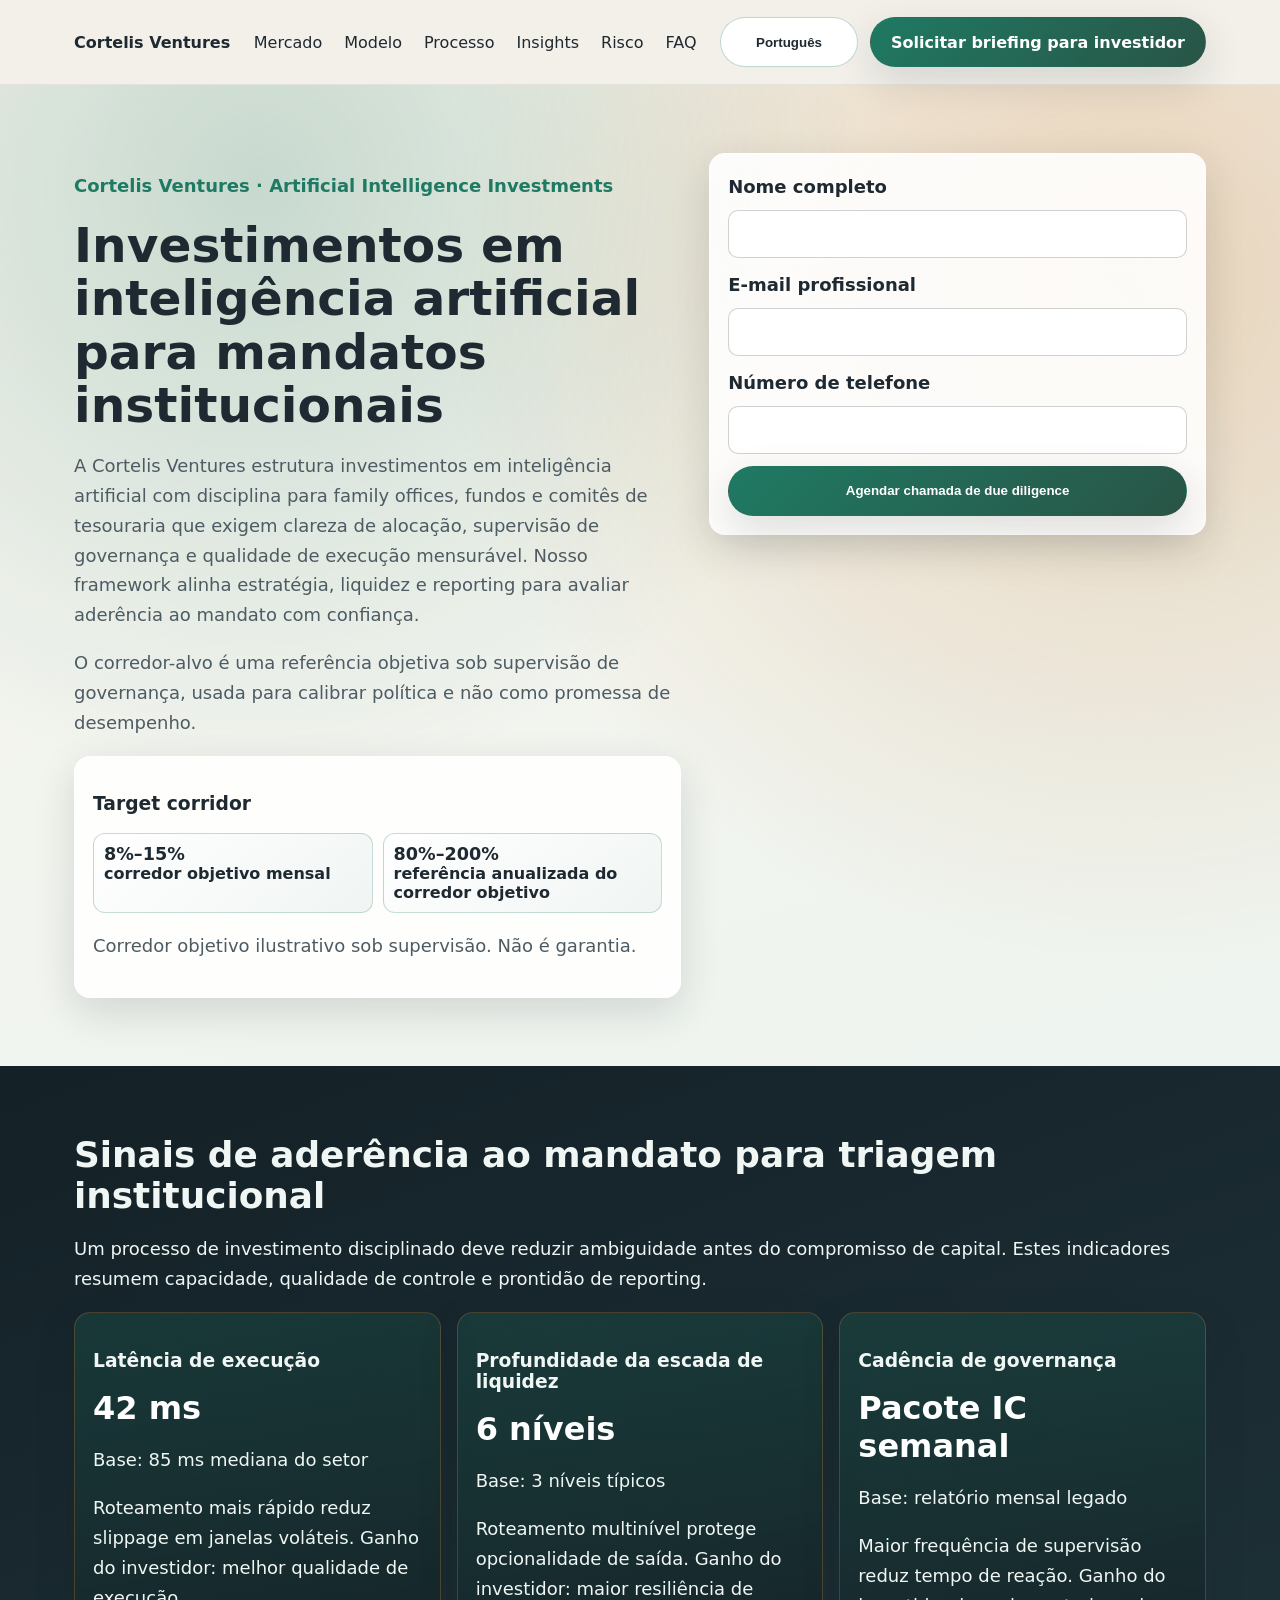
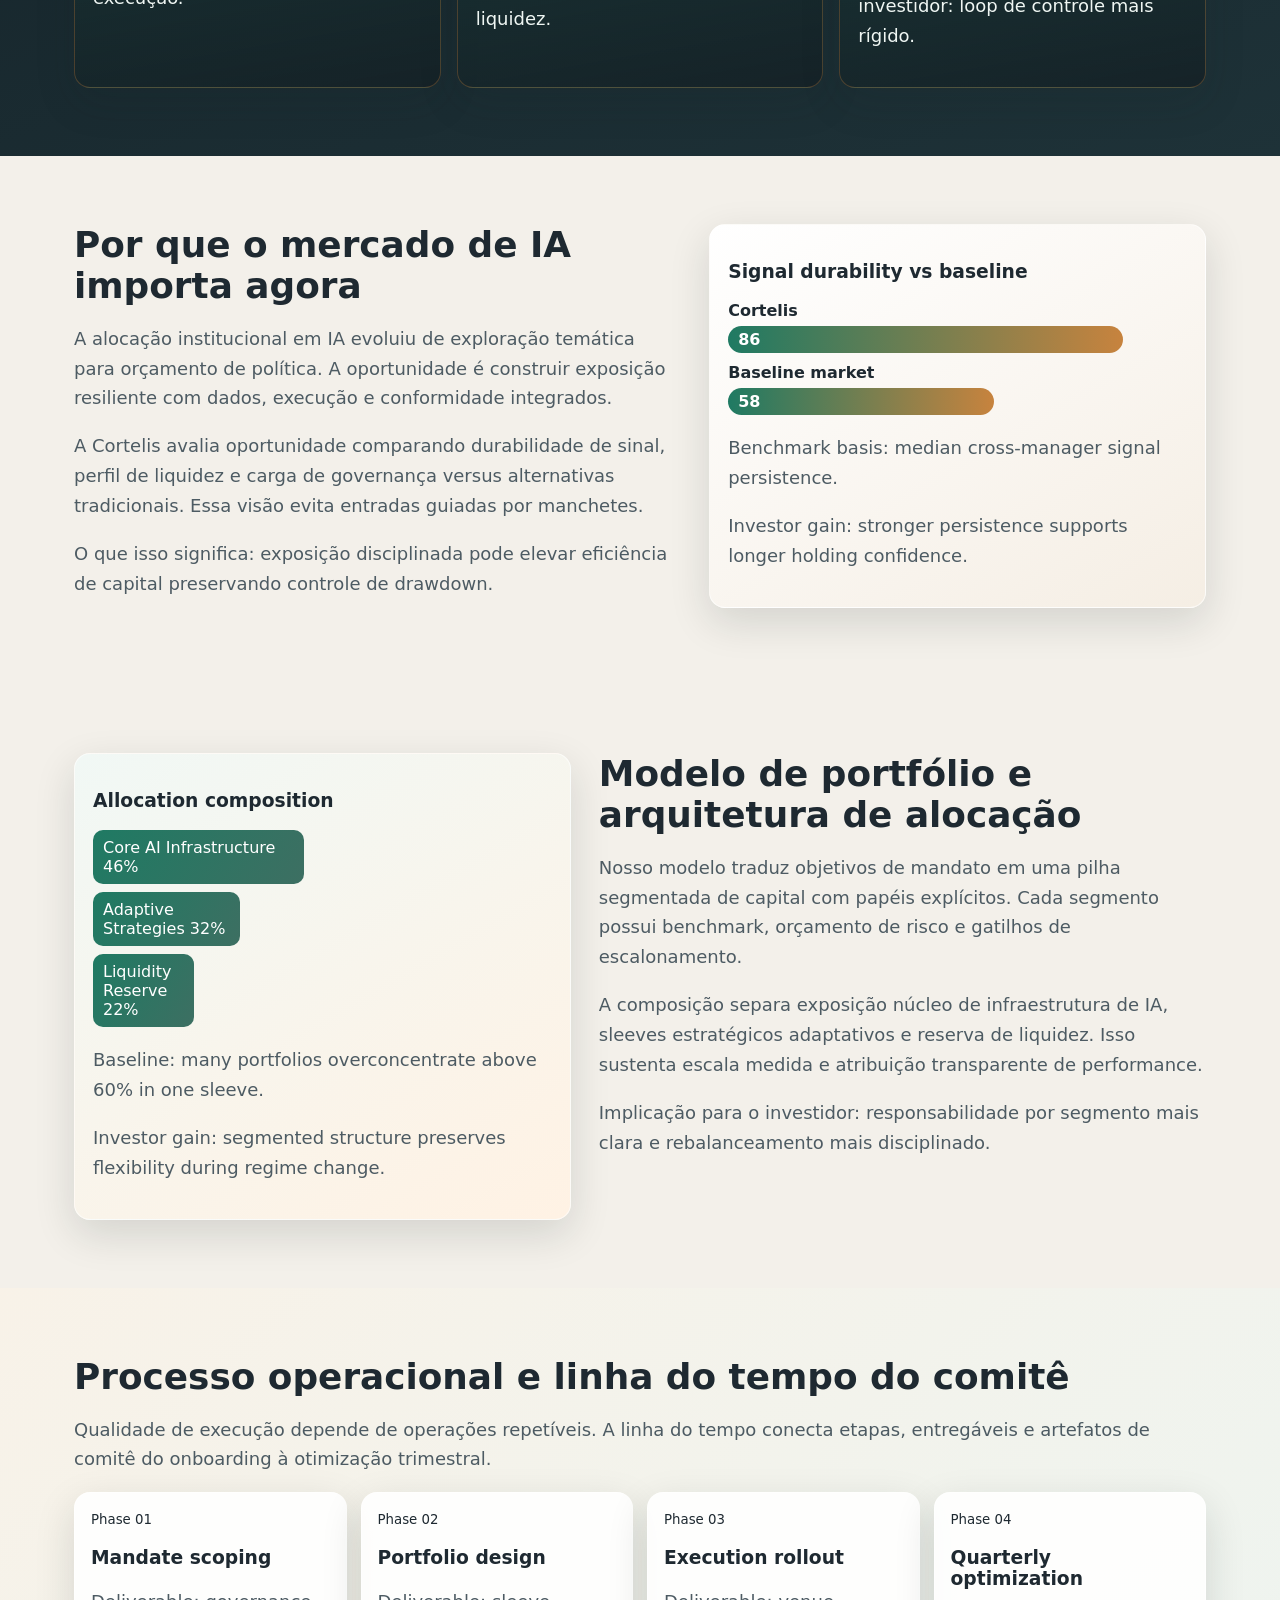
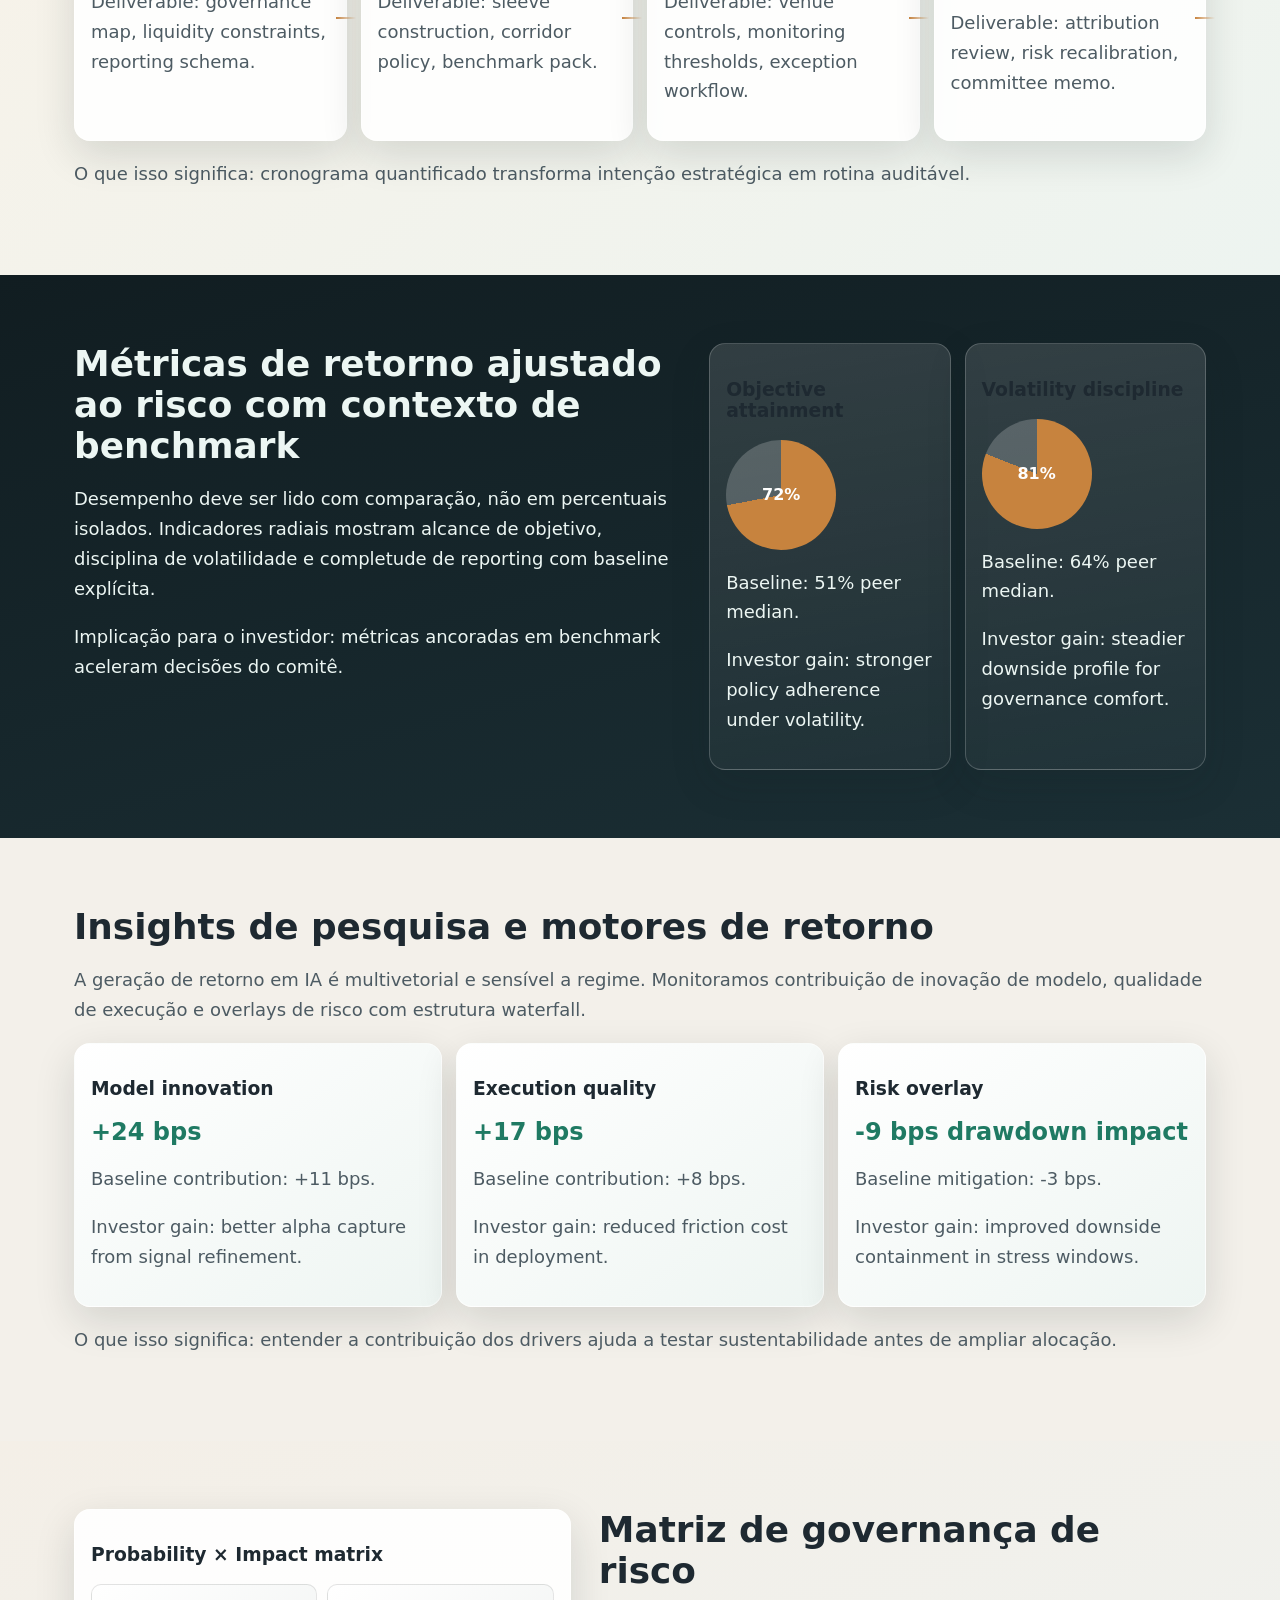
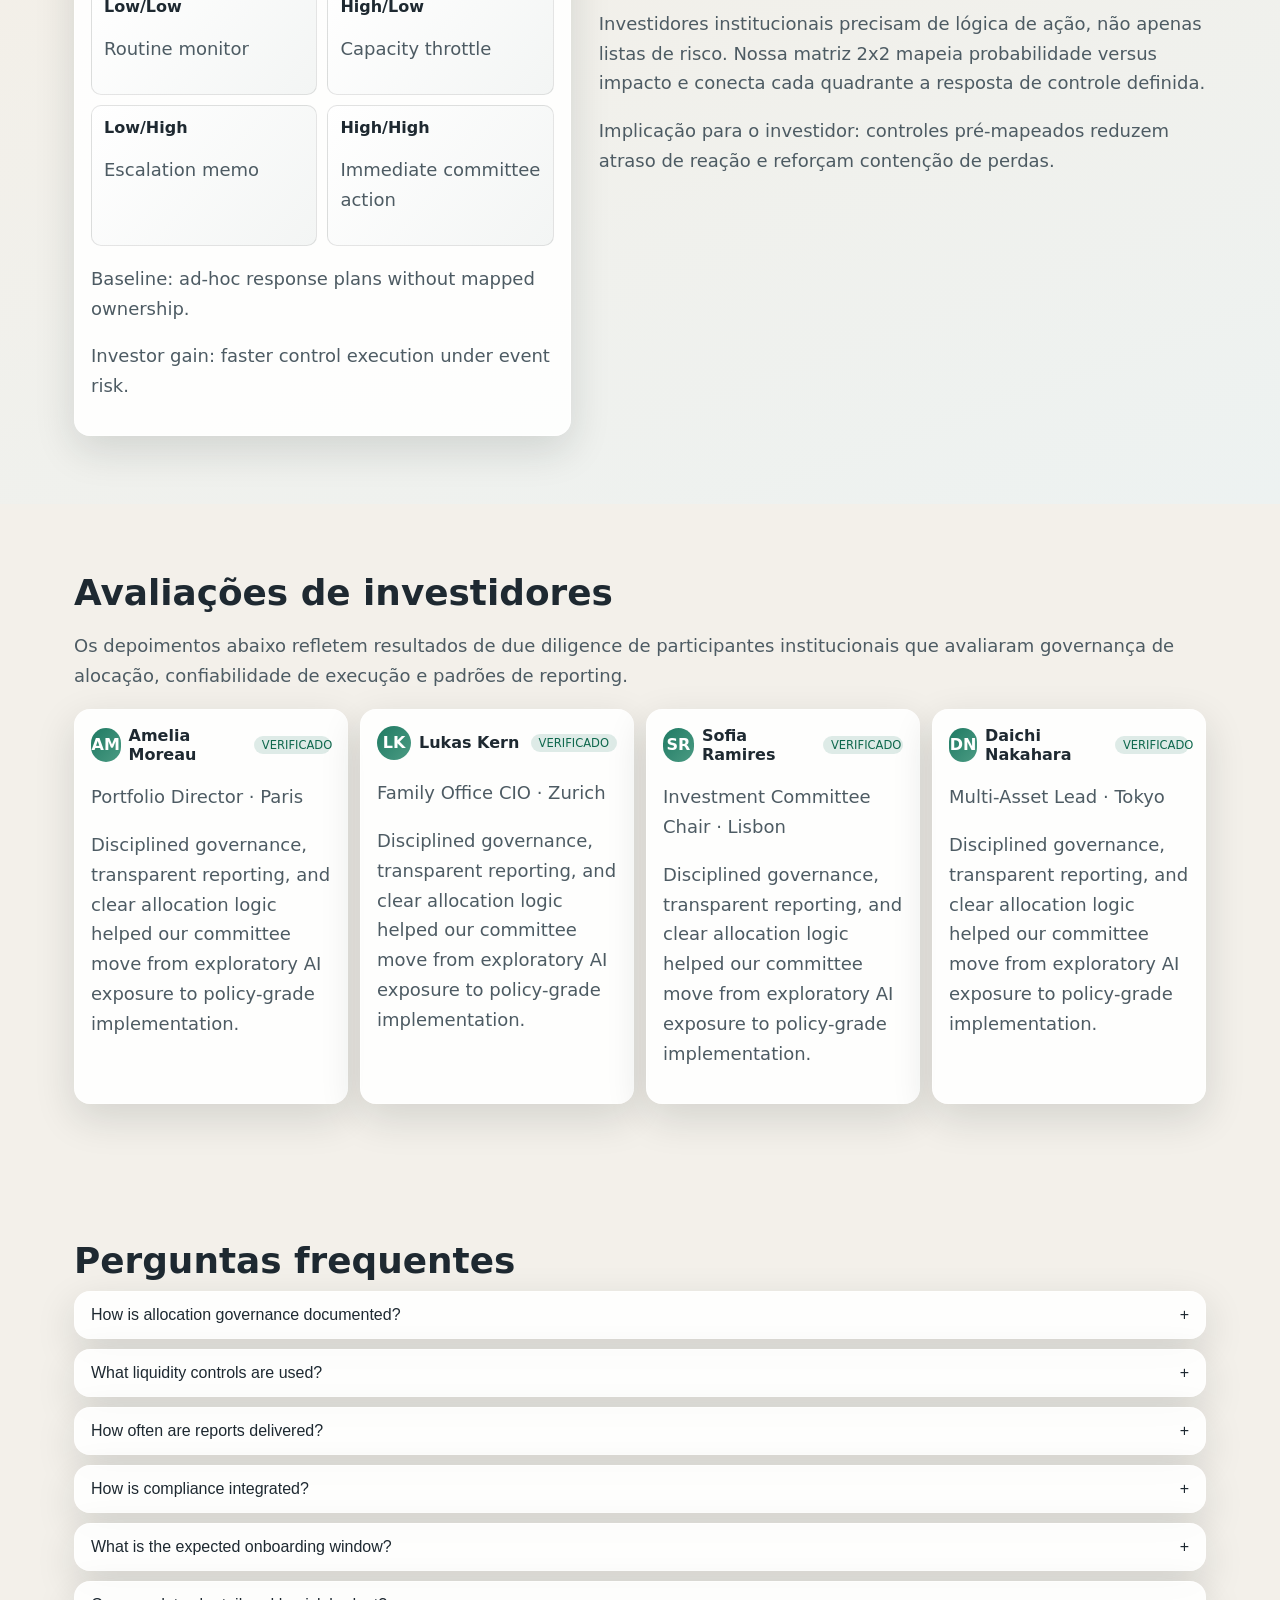
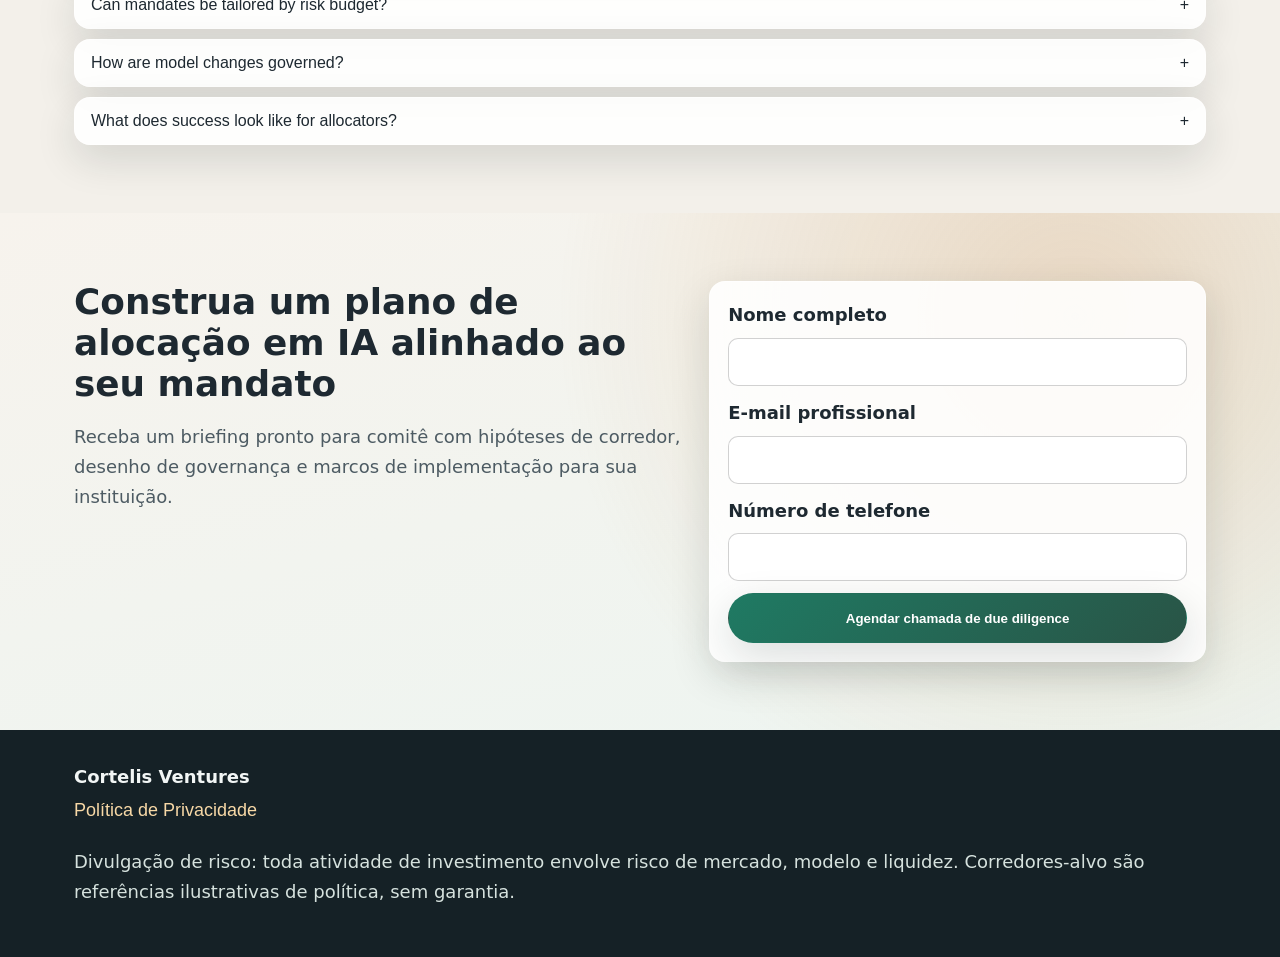
<file: pt/index.html>
<!doctype html>
<html lang="pt">
<head>
  <meta charset="UTF-8" />
  <meta name="viewport" content="width=device-width, initial-scale=1.0" />
  <title>Cortelis Ventures | Investimentos em inteligência artificial institucionais</title>
  <meta name="description" content="A Cortelis Ventures oferece uma plataforma institucional para investimentos em inteligência artificial, alocação com governança e análise de retorno ajustado ao risco." />
  <link rel="canonical" href="https://www.cortelisventures.com/pt/index.html" />
  <link rel="alternate" hreflang="en" href="https://www.cortelisventures.com/index.html" />
  <link rel="alternate" hreflang="de" href="https://www.cortelisventures.com/de/index.html" />
  <link rel="alternate" hreflang="fr" href="https://www.cortelisventures.com/fr/index.html" />
  <link rel="alternate" hreflang="es" href="https://www.cortelisventures.com/es/index.html" />
  <link rel="alternate" hreflang="it" href="https://www.cortelisventures.com/it/index.html" />
  <link rel="alternate" hreflang="tr" href="https://www.cortelisventures.com/tr/index.html" />
  <link rel="alternate" hreflang="pt" href="https://www.cortelisventures.com/pt/index.html" />
  <link rel="alternate" hreflang="ja" href="https://www.cortelisventures.com/jp/index.html" />
  <link rel="alternate" hreflang="sk" href="https://www.cortelisventures.com/sk/index.html" />
  <link rel="alternate" hreflang="nl-BE" href="https://www.cortelisventures.com/be/index.html" />
  <meta property="og:title" content="Cortelis Ventures | Investimentos em inteligência artificial institucionais" />
  <meta property="og:description" content="A Cortelis Ventures oferece uma plataforma institucional para investimentos em inteligência artificial, alocação com governança e análise de retorno ajustado ao risco." />
  <meta property="og:type" content="website" />
  <meta property="og:url" content="https://www.cortelisventures.com/pt/index.html" />
  <meta name="twitter:card" content="summary_large_image" />
  <meta name="twitter:title" content="Cortelis Ventures | Investimentos em inteligência artificial institucionais" />
  <meta name="twitter:description" content="A Cortelis Ventures oferece uma plataforma institucional para investimentos em inteligência artificial, alocação com governança e análise de retorno ajustado ao risco." />
  <link rel="stylesheet" href="../assets/style.css" />
  <script type="application/ld+json">{"@context":"https://schema.org","@type":"Organization","name":"Cortelis Ventures","url":"https://www.cortelisventures.com","email":"contact@cortelisventures.com"}</script>
  <script type="application/ld+json">{"@context":"https://schema.org","@type":"WebSite","name":"Cortelis Ventures","url":"https://www.cortelisventures.com"}</script>
  <script type="application/ld+json">{"@context":"https://schema.org","@type":"FAQPage","mainEntity":[{"@type":"Question","name":"How is allocation governance documented?","acceptedAnswer":{"@type":"Answer","text":"Each mandate includes an investment policy pack with role mapping, risk limits, escalation paths, and reporting templates approved by the investment committee."}}]}</script>
  <script type="application/ld+json">{"@context":"https://schema.org","@type":"Review","author":{"@type":"Person","name":"Amelia Moreau"},"reviewBody":"Institutional-grade governance and clear reporting improved our allocation confidence."}</script>
</head>
<body>
<header class="site-header">
  <div class="container header-inner">
    <a class="brand" href="../index.html">Cortelis Ventures</a>
    <nav class="main-nav" aria-label="Main navigation">
            <a href="#market">Mercado</a>
            <a href="#model">Modelo</a>
            <a href="#process">Processo</a>
            <a href="#insights">Insights</a>
            <a href="#risk">Risco</a>
            <a href="#faq">FAQ</a>
</nav>
    <div class="header-actions">
      <div class="lang-wrap" data-dropdown>
        <button class="btn btn-ghost lang-active" aria-haspopup="true" aria-expanded="false">Português</button>
        <div class="lang-menu"><a href="../index.html">English</a>
<a href="../de/index.html">Deutsch</a>
<a href="../fr/index.html">Français</a>
<a href="../es/index.html">Español</a>
<a href="../it/index.html">Italiano</a>
<a href="../tr/index.html">Türkçe</a>
<a href="../pt/index.html">Português</a>
<a href="../jp/index.html">日本語</a>
<a href="../sk/index.html">Slovenčina</a>
<a href="../be/index.html">Belgium</a></div>
      </div>
      <a href="#lead" class="btn btn-primary">Solicitar briefing para investidor</a>
      <button class="burger" aria-label="Open menu" aria-expanded="false">☰</button>
    </div>
  </div>
  <aside class="drawer" aria-hidden="true">
    <div class="drawer-panel" role="dialog" aria-modal="true" aria-label="Menu">
      <button class="drawer-close" aria-label="Close menu">×</button>
      <nav class="drawer-nav">
            <a href="#market">Mercado</a>
            <a href="#model">Modelo</a>
            <a href="#process">Processo</a>
            <a href="#insights">Insights</a>
            <a href="#risk">Risco</a>
            <a href="#faq">FAQ</a>
</nav>
      <div class="lang-wrap" data-dropdown>
        <button class="btn btn-ghost lang-active" aria-haspopup="true" aria-expanded="false">Português</button>
        <div class="lang-menu"><a href="../index.html">English</a>
<a href="../de/index.html">Deutsch</a>
<a href="../fr/index.html">Français</a>
<a href="../es/index.html">Español</a>
<a href="../it/index.html">Italiano</a>
<a href="../tr/index.html">Türkçe</a>
<a href="../pt/index.html">Português</a>
<a href="../jp/index.html">日本語</a>
<a href="../sk/index.html">Slovenčina</a>
<a href="../be/index.html">Belgium</a></div>
      </div>
      <a href="#lead" class="btn btn-primary">Solicitar briefing para investidor</a>
    </div>
  </aside>
</header>

<main>
  <section class="hero">
    <div class="container hero-grid">
      <div>
        <p class="eyebrow">Cortelis Ventures · Artificial Intelligence Investments</p>
        <h1>Investimentos em inteligência artificial para mandatos institucionais</h1>
        <p>A Cortelis Ventures estrutura investimentos em inteligência artificial com disciplina para family offices, fundos e comitês de tesouraria que exigem clareza de alocação, supervisão de governança e qualidade de execução mensurável. Nosso framework alinha estratégia, liquidez e reporting para avaliar aderência ao mandato com confiança.</p>
        <p>O corredor-alvo é uma referência objetiva sob supervisão de governança, usada para calibrar política e não como promessa de desempenho.</p>
        <div class="corridor" aria-label="Target corridor">
          <h3>Target corridor</h3>
          <div class="corridor-grid">
            <div><small>8%–15%</small><strong>corredor objetivo mensal</strong></div>
            <div><small>80%–200%</small><strong>referência anualizada do corredor objetivo</strong></div>
          </div>
          <p>Corredor objetivo ilustrativo sob supervisão. Não é garantia.</p>
        </div>
      </div>
      <form id="lead" class="lead-form">
        <label>Nome completo<input type="text" required></label>
        <label>E-mail profissional<input type="email" required></label>
        <label>Número de telefone<input type="tel" required></label>
        <button class="btn btn-primary" type="submit">Agendar chamada de due diligence</button>
      </form>
    </div>
  </section>

  <section class="kpi-strip reveal">
    <div class="container"><h2>Sinais de aderência ao mandato para triagem institucional</h2><p>Um processo de investimento disciplinado deve reduzir ambiguidade antes do compromisso de capital. Estes indicadores resumem capacidade, qualidade de controle e prontidão de reporting.</p>
    <div class="kpi-grid">
      <article><h3>Latência de execução</h3><div class="metric">42 ms</div><p>Base: 85 ms mediana do setor</p><p>Roteamento mais rápido reduz slippage em janelas voláteis. Ganho do investidor: melhor qualidade de execução.</p></article>
      <article><h3>Profundidade da escada de liquidez</h3><div class="metric">6 níveis</div><p>Base: 3 níveis típicos</p><p>Roteamento multinível protege opcionalidade de saída. Ganho do investidor: maior resiliência de liquidez.</p></article>
      <article><h3>Cadência de governança</h3><div class="metric">Pacote IC semanal</div><p>Base: relatório mensal legado</p><p>Maior frequência de supervisão reduz tempo de reação. Ganho do investidor: loop de controle mais rígido.</p></article>
    </div></div>
  </section>

  <section id="market" class="split reveal"><div class="container split-grid"><div><h2>Por que o mercado de IA importa agora</h2><p>A alocação institucional em IA evoluiu de exploração temática para orçamento de política. A oportunidade é construir exposição resiliente com dados, execução e conformidade integrados.</p><p>A Cortelis avalia oportunidade comparando durabilidade de sinal, perfil de liquidez e carga de governança versus alternativas tradicionais. Essa visão evita entradas guiadas por manchetes.</p><p class="imp">O que isso significa: exposição disciplinada pode elevar eficiência de capital preservando controle de drawdown.</p></div>
  <div class="comparison"><h3>Signal durability vs baseline</h3><div class="bars"><div><span>Cortelis</span><b style="width:86%">86</b></div><div><span>Baseline market</span><b style="width:58%">58</b></div></div><p>Benchmark basis: median cross-manager signal persistence.</p><p>Investor gain: stronger persistence supports longer holding confidence.</p></div></div></section>

  <section id="model" class="reveal"><div class="container split-grid reverse"><div class="alloc"><h3>Allocation composition</h3><div class="stack"><span style="--w:46%">Core AI Infrastructure 46%</span><span style="--w:32%">Adaptive Strategies 32%</span><span style="--w:22%">Liquidity Reserve 22%</span></div><p>Baseline: many portfolios overconcentrate above 60% in one sleeve.</p><p>Investor gain: segmented structure preserves flexibility during regime change.</p></div><div><h2>Modelo de portfólio e arquitetura de alocação</h2><p>Nosso modelo traduz objetivos de mandato em uma pilha segmentada de capital com papéis explícitos. Cada segmento possui benchmark, orçamento de risco e gatilhos de escalonamento.</p><p>A composição separa exposição núcleo de infraestrutura de IA, sleeves estratégicos adaptativos e reserva de liquidez. Isso sustenta escala medida e atribuição transparente de performance.</p><p class="imp">Implicação para o investidor: responsabilidade por segmento mais clara e rebalanceamento mais disciplinado.</p></div></div></section>

  <section id="process" class="timeline reveal"><div class="container"><h2>Processo operacional e linha do tempo do comitê</h2><p>Qualidade de execução depende de operações repetíveis. A linha do tempo conecta etapas, entregáveis e artefatos de comitê do onboarding à otimização trimestral.</p><div class="timeline-grid"><article><small>Phase 01</small><h3>Mandate scoping</h3><p>Deliverable: governance map, liquidity constraints, reporting schema.</p></article><article><small>Phase 02</small><h3>Portfolio design</h3><p>Deliverable: sleeve construction, corridor policy, benchmark pack.</p></article><article><small>Phase 03</small><h3>Execution rollout</h3><p>Deliverable: venue controls, monitoring thresholds, exception workflow.</p></article><article><small>Phase 04</small><h3>Quarterly optimization</h3><p>Deliverable: attribution review, risk recalibration, committee memo.</p></article></div><p class="imp">O que isso significa: cronograma quantificado transforma intenção estratégica em rotina auditável.</p></div></section>

  <section class="metrics reveal"><div class="container split-grid"><div><h2>Métricas de retorno ajustado ao risco com contexto de benchmark</h2><p>Desempenho deve ser lido com comparação, não em percentuais isolados. Indicadores radiais mostram alcance de objetivo, disciplina de volatilidade e completude de reporting com baseline explícita.</p><p class="imp">Implicação para o investidor: métricas ancoradas em benchmark aceleram decisões do comitê.</p></div><div class="rings"><article><h3>Objective attainment</h3><div class="ring" style="--p:72">72%</div><p>Baseline: 51% peer median.</p><p>Investor gain: stronger policy adherence under volatility.</p></article><article><h3>Volatility discipline</h3><div class="ring" style="--p:81">81%</div><p>Baseline: 64% peer median.</p><p>Investor gain: steadier downside profile for governance comfort.</p></article></div></div></section>

  <section id="insights" class="insights reveal"><div class="container"><h2>Insights de pesquisa e motores de retorno</h2><p>A geração de retorno em IA é multivetorial e sensível a regime. Monitoramos contribuição de inovação de modelo, qualidade de execução e overlays de risco com estrutura waterfall.</p><div class="waterfall"><article><h3>Model innovation</h3><strong>+24 bps</strong><p>Baseline contribution: +11 bps.</p><p>Investor gain: better alpha capture from signal refinement.</p></article><article><h3>Execution quality</h3><strong>+17 bps</strong><p>Baseline contribution: +8 bps.</p><p>Investor gain: reduced friction cost in deployment.</p></article><article><h3>Risk overlay</h3><strong>-9 bps drawdown impact</strong><p>Baseline mitigation: -3 bps.</p><p>Investor gain: improved downside containment in stress windows.</p></article></div><p class="imp">O que isso significa: entender a contribuição dos drivers ajuda a testar sustentabilidade antes de ampliar alocação.</p></div></section>

  <section id="risk" class="risk reveal"><div class="container split-grid reverse"><div class="matrix"><h3>Probability × Impact matrix</h3><div class="matrix-grid"><div><strong>Low/Low</strong><p>Routine monitor</p></div><div><strong>High/Low</strong><p>Capacity throttle</p></div><div><strong>Low/High</strong><p>Escalation memo</p></div><div><strong>High/High</strong><p>Immediate committee action</p></div></div><p>Baseline: ad-hoc response plans without mapped ownership.</p><p>Investor gain: faster control execution under event risk.</p></div><div><h2>Matriz de governança de risco</h2><p>Investidores institucionais precisam de lógica de ação, não apenas listas de risco. Nossa matriz 2x2 mapeia probabilidade versus impacto e conecta cada quadrante a resposta de controle definida.</p><p class="imp">Implicação para o investidor: controles pré-mapeados reduzem atraso de reação e reforçam contenção de perdas.</p></div></div></section>

  <section class="reviews reveal"><div class="container"><h2>Avaliações de investidores</h2><p>Os depoimentos abaixo refletem resultados de due diligence de participantes institucionais que avaliaram governança de alocação, confiabilidade de execução e padrões de reporting.</p><div class="review-grid"><article class="review-card"><div class="review-head"><span class="avatar">AM</span><strong>Amelia Moreau</strong><span class="verified">VERIFICADO</span></div><p class="review-role">Portfolio Director · Paris</p><p>Disciplined governance, transparent reporting, and clear allocation logic helped our committee move from exploratory AI exposure to policy-grade implementation.</p></article>
<article class="review-card"><div class="review-head"><span class="avatar">LK</span><strong>Lukas Kern</strong><span class="verified">VERIFICADO</span></div><p class="review-role">Family Office CIO · Zurich</p><p>Disciplined governance, transparent reporting, and clear allocation logic helped our committee move from exploratory AI exposure to policy-grade implementation.</p></article>
<article class="review-card"><div class="review-head"><span class="avatar">SR</span><strong>Sofia Ramires</strong><span class="verified">VERIFICADO</span></div><p class="review-role">Investment Committee Chair · Lisbon</p><p>Disciplined governance, transparent reporting, and clear allocation logic helped our committee move from exploratory AI exposure to policy-grade implementation.</p></article>
<article class="review-card"><div class="review-head"><span class="avatar">DN</span><strong>Daichi Nakahara</strong><span class="verified">VERIFICADO</span></div><p class="review-role">Multi-Asset Lead · Tokyo</p><p>Disciplined governance, transparent reporting, and clear allocation logic helped our committee move from exploratory AI exposure to policy-grade implementation.</p></article></div></div></section>

  <section id="faq" class="faq reveal"><div class="container"><h2>Perguntas frequentes</h2><div class="faq-list"><div class="faq-item"><button class="faq-trigger" aria-expanded="false"><span>How is allocation governance documented?</span><span>+</span></button><div class="faq-panel"><p>Each mandate includes an investment policy pack with role mapping, risk limits, escalation paths, and reporting templates approved by the investment committee.</p></div></div>
<div class="faq-item"><button class="faq-trigger" aria-expanded="false"><span>What liquidity controls are used?</span><span>+</span></button><div class="faq-panel"><p>We apply laddered liquidity buckets, venue-level routing thresholds, and concentration caps to preserve exit optionality during stress regimes.</p></div></div>
<div class="faq-item"><button class="faq-trigger" aria-expanded="false"><span>How often are reports delivered?</span><span>+</span></button><div class="faq-panel"><p>Core dashboards and narrative commentary are issued weekly, with monthly committee summaries and quarterly model validation packs.</p></div></div>
<div class="faq-item"><button class="faq-trigger" aria-expanded="false"><span>How is compliance integrated?</span><span>+</span></button><div class="faq-panel"><p>Compliance checkpoints are embedded into onboarding, execution monitoring, and post-trade reconciliation to align with institutional control standards.</p></div></div>
<div class="faq-item"><button class="faq-trigger" aria-expanded="false"><span>What is the expected onboarding window?</span><span>+</span></button><div class="faq-panel"><p>Typical onboarding ranges from 10 to 20 business days depending on mandate complexity, legal review cycle, and reporting integration requirements.</p></div></div>
<div class="faq-item"><button class="faq-trigger" aria-expanded="false"><span>Can mandates be tailored by risk budget?</span><span>+</span></button><div class="faq-panel"><p>Yes. Corridor assumptions, drawdown tolerances, and liquidity reserves are calibrated to each institution’s policy and governance constraints.</p></div></div>
<div class="faq-item"><button class="faq-trigger" aria-expanded="false"><span>How are model changes governed?</span><span>+</span></button><div class="faq-panel"><p>Model updates follow a staged approval workflow with validation evidence, impact analysis, and explicit sign-off by designated oversight stakeholders.</p></div></div>
<div class="faq-item"><button class="faq-trigger" aria-expanded="false"><span>What does success look like for allocators?</span><span>+</span></button><div class="faq-panel"><p>Success is measured by risk-adjusted outcomes, governance reliability, and the ability to maintain policy adherence while scaling exposure responsibly.</p></div></div></div></div></section>

  <section class="final-cta reveal"><div class="container split-grid"><div><h2>Construa um plano de alocação em IA alinhado ao seu mandato</h2><p>Receba um briefing pronto para comitê com hipóteses de corredor, desenho de governança e marcos de implementação para sua instituição.</p></div><form class="lead-form">
    <label>Nome completo<input type="text" required></label>
    <label>E-mail profissional<input type="email" required></label>
    <label>Número de telefone<input type="tel" required></label>
    <button class="btn btn-primary" type="submit">Agendar chamada de due diligence</button>
  </form></div></section>
</main>

<footer><div class="container footer-row"><strong>Cortelis Ventures</strong><button class="privacy-link" data-open-privacy>Política de Privacidade</button><p>Divulgação de risco: toda atividade de investimento envolve risco de mercado, modelo e liquidez. Corredores-alvo são referências ilustrativas de política, sem garantia.</p></div></footer>

<div class="modal" id="privacy-modal" aria-hidden="true"><div class="modal-panel" role="dialog" aria-modal="true" aria-label="Política de Privacidade"><button class="modal-x" data-close-privacy aria-label="Close">×</button><h2>Política de Privacidade</h2><div class="modal-body"><h3>Introduction</h3><p>This privacy policy explains how Cortelis Ventures processes personal and professional contact information when visitors request investor materials, schedule calls, or evaluate institutional services.</p>
<h3>Data collection</h3><p>We collect full name, professional email, phone number, device metadata, and interaction data necessary to respond to institutional inquiries and maintain secure operations.</p>
<h3>Legal basis</h3><p>Processing is based on legitimate interest, contractual necessity during due diligence, and legal obligations related to financial compliance and record retention.</p>
<h3>Cookies</h3><p>Cookies and similar technologies support security, session integrity, analytics, and language preference persistence for a consistent user experience.</p>
<h3>Retention</h3><p>Contact and inquiry records are retained only as long as required for relationship management, compliance obligations, and defensible audit trails.</p>
<h3>Third-party sharing</h3><p>Data may be shared with vetted service providers for hosting, analytics, communication delivery, and security monitoring under contractual confidentiality terms.</p>
<h3>Security</h3><p>We apply layered controls including encryption in transit, access limitation, logging, anomaly monitoring, and periodic control testing.</p>
<h3>User rights</h3><p>Users may request access, correction, deletion, restriction, portability, or objection to processing where applicable under relevant privacy regulations.</p>
<h3>International transfers</h3><p>When data crosses borders, safeguards such as contractual clauses and transfer impact assessments are applied to maintain equivalent protection.</p>
<h3>Industry risk disclosure</h3><p>Digital communications and investment-related interactions carry cybersecurity and operational risks; no online channel can be guaranteed risk-free.</p>
<h3>Contact</h3><p>For privacy questions, requests, or complaints, contact: privacy@cortelisventures.com.</p></div><div class="modal-footer"><button class="btn btn-ghost" data-close-privacy>Fechar</button></div></div></div>

<script defer src="../assets/app.js"></script>
</body></html>
</file>
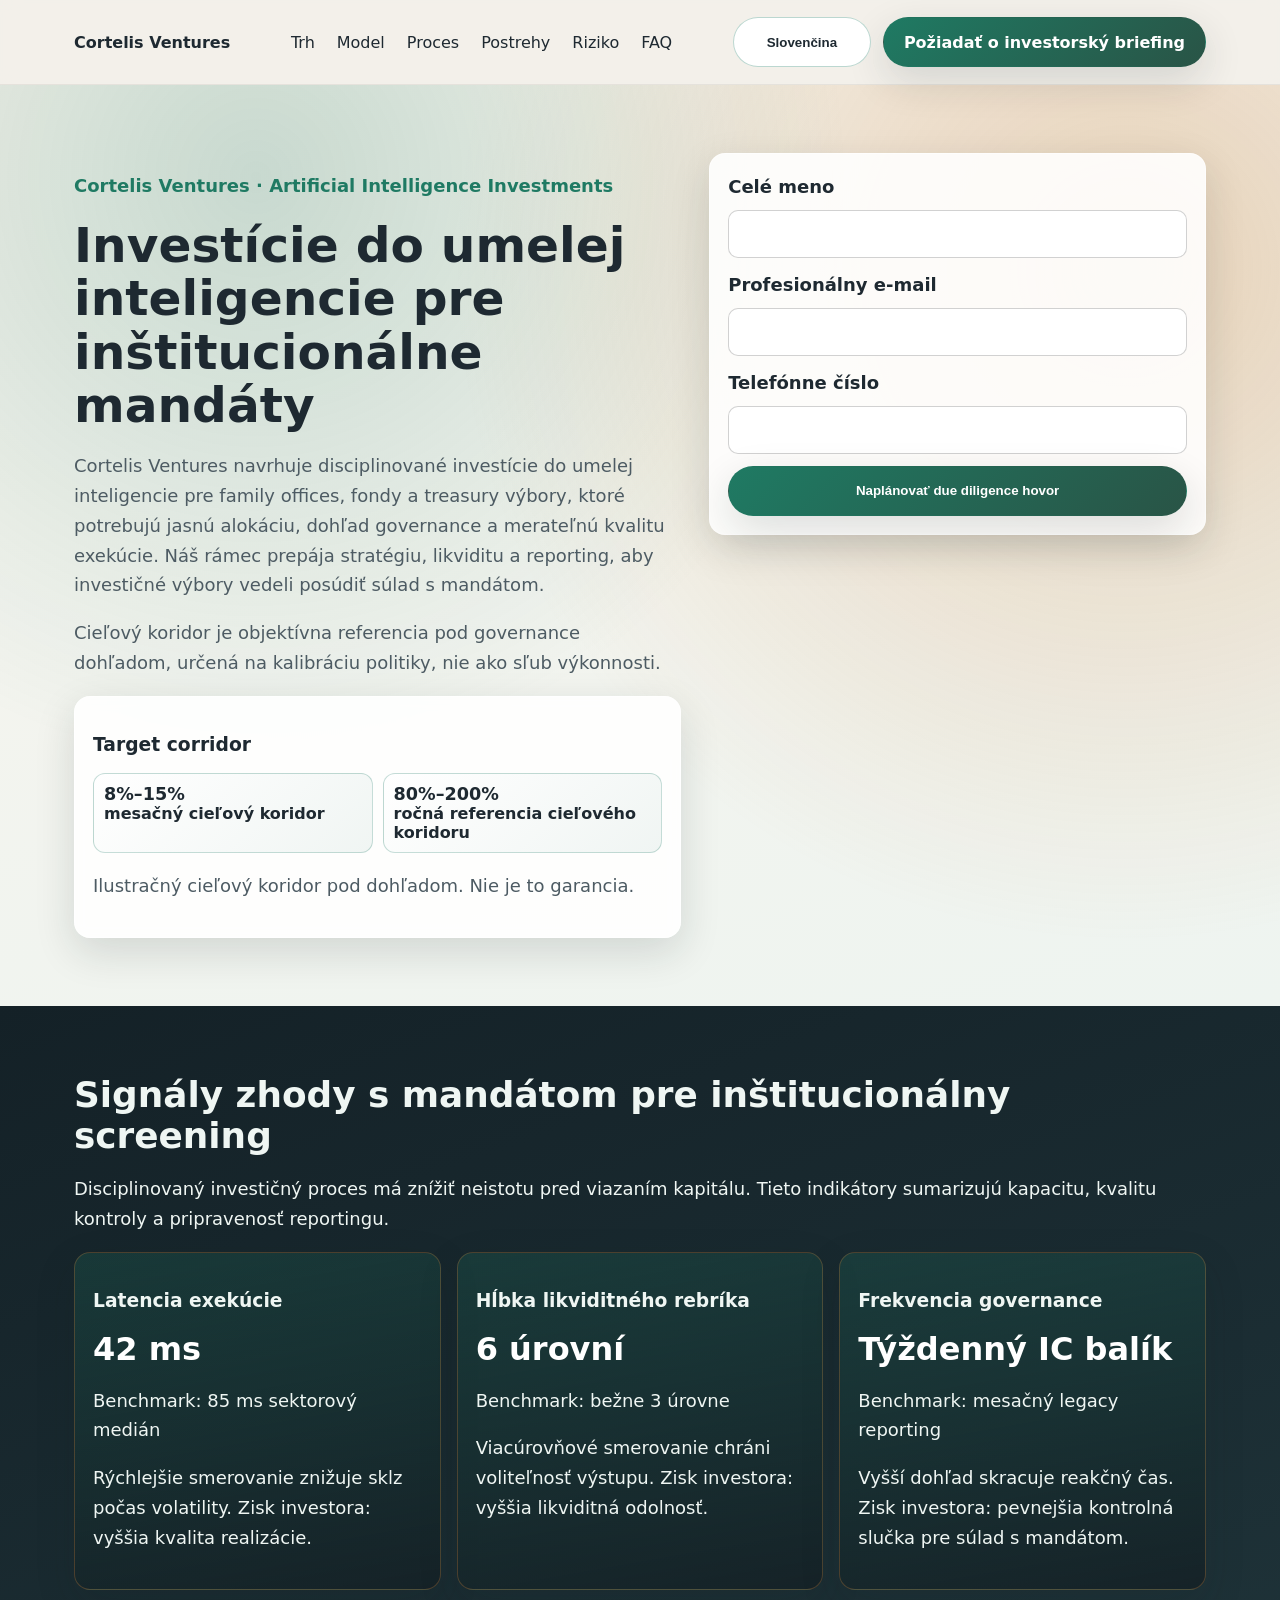
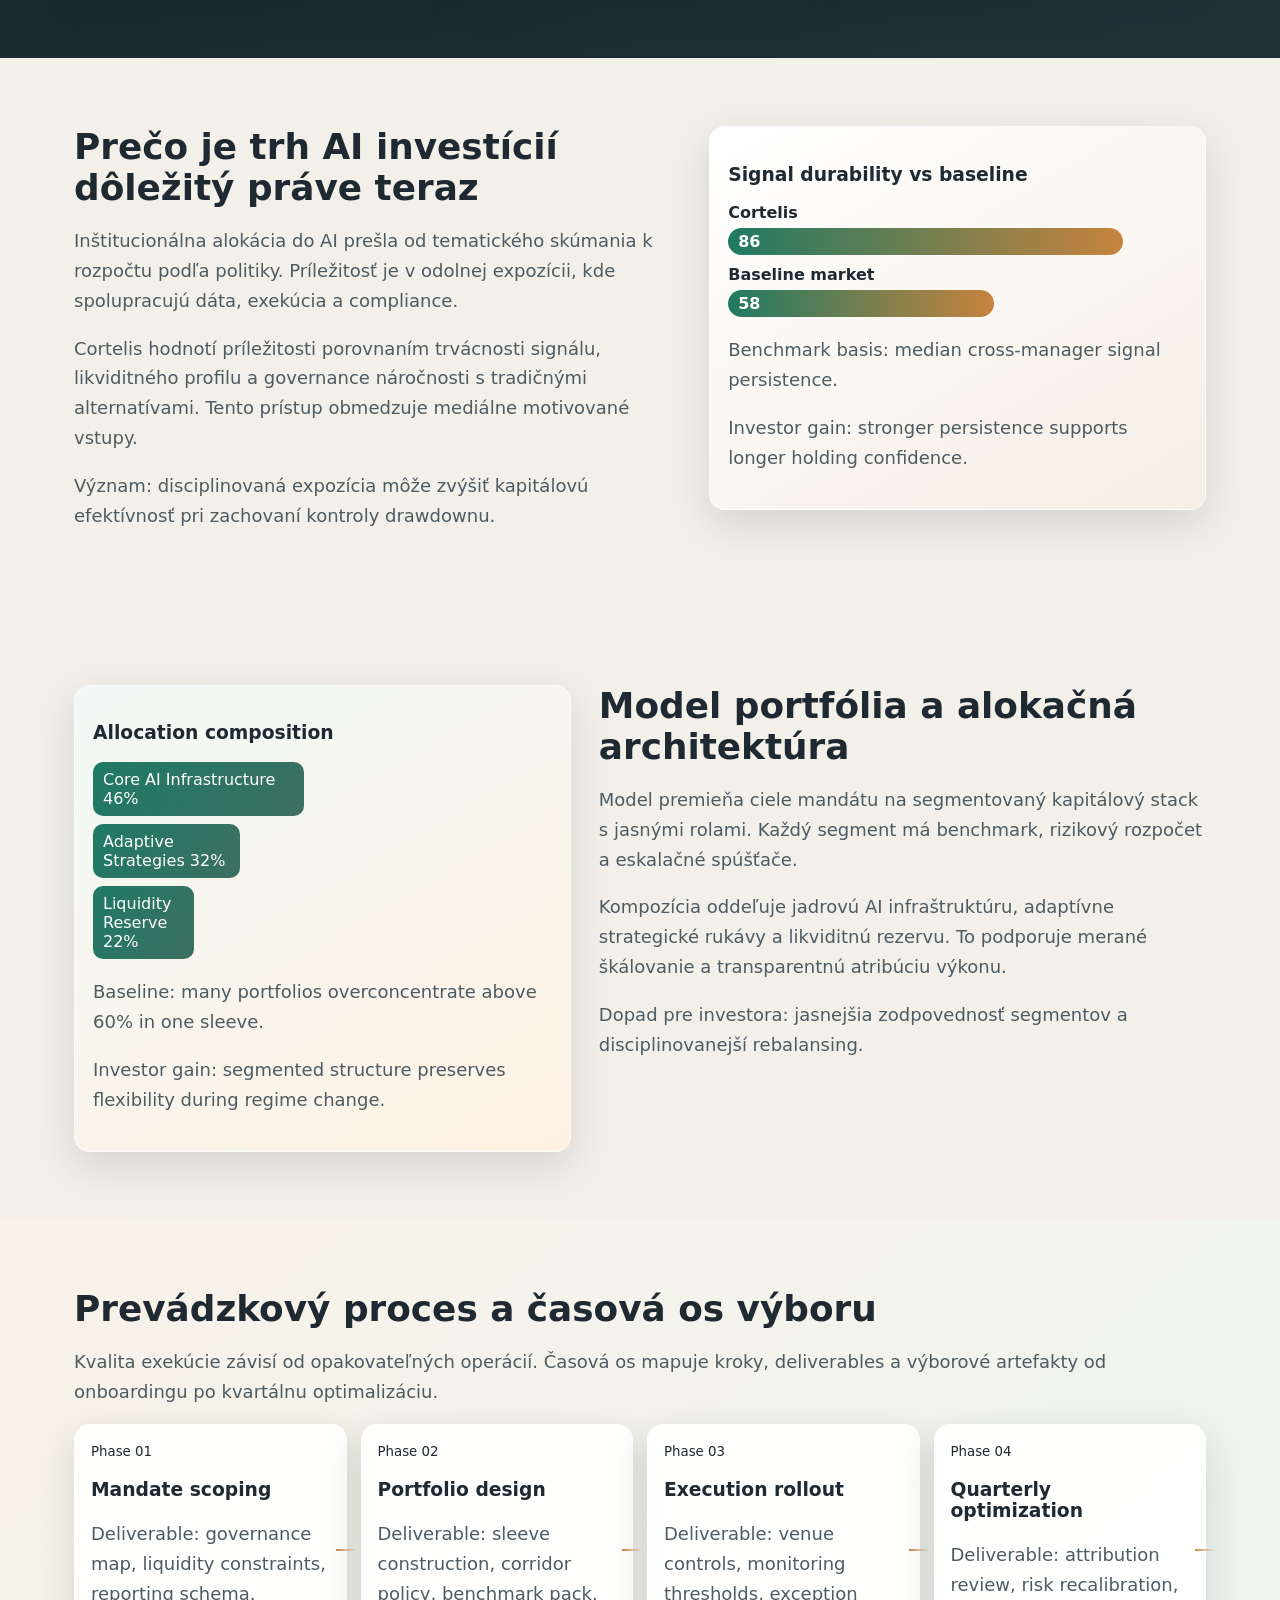
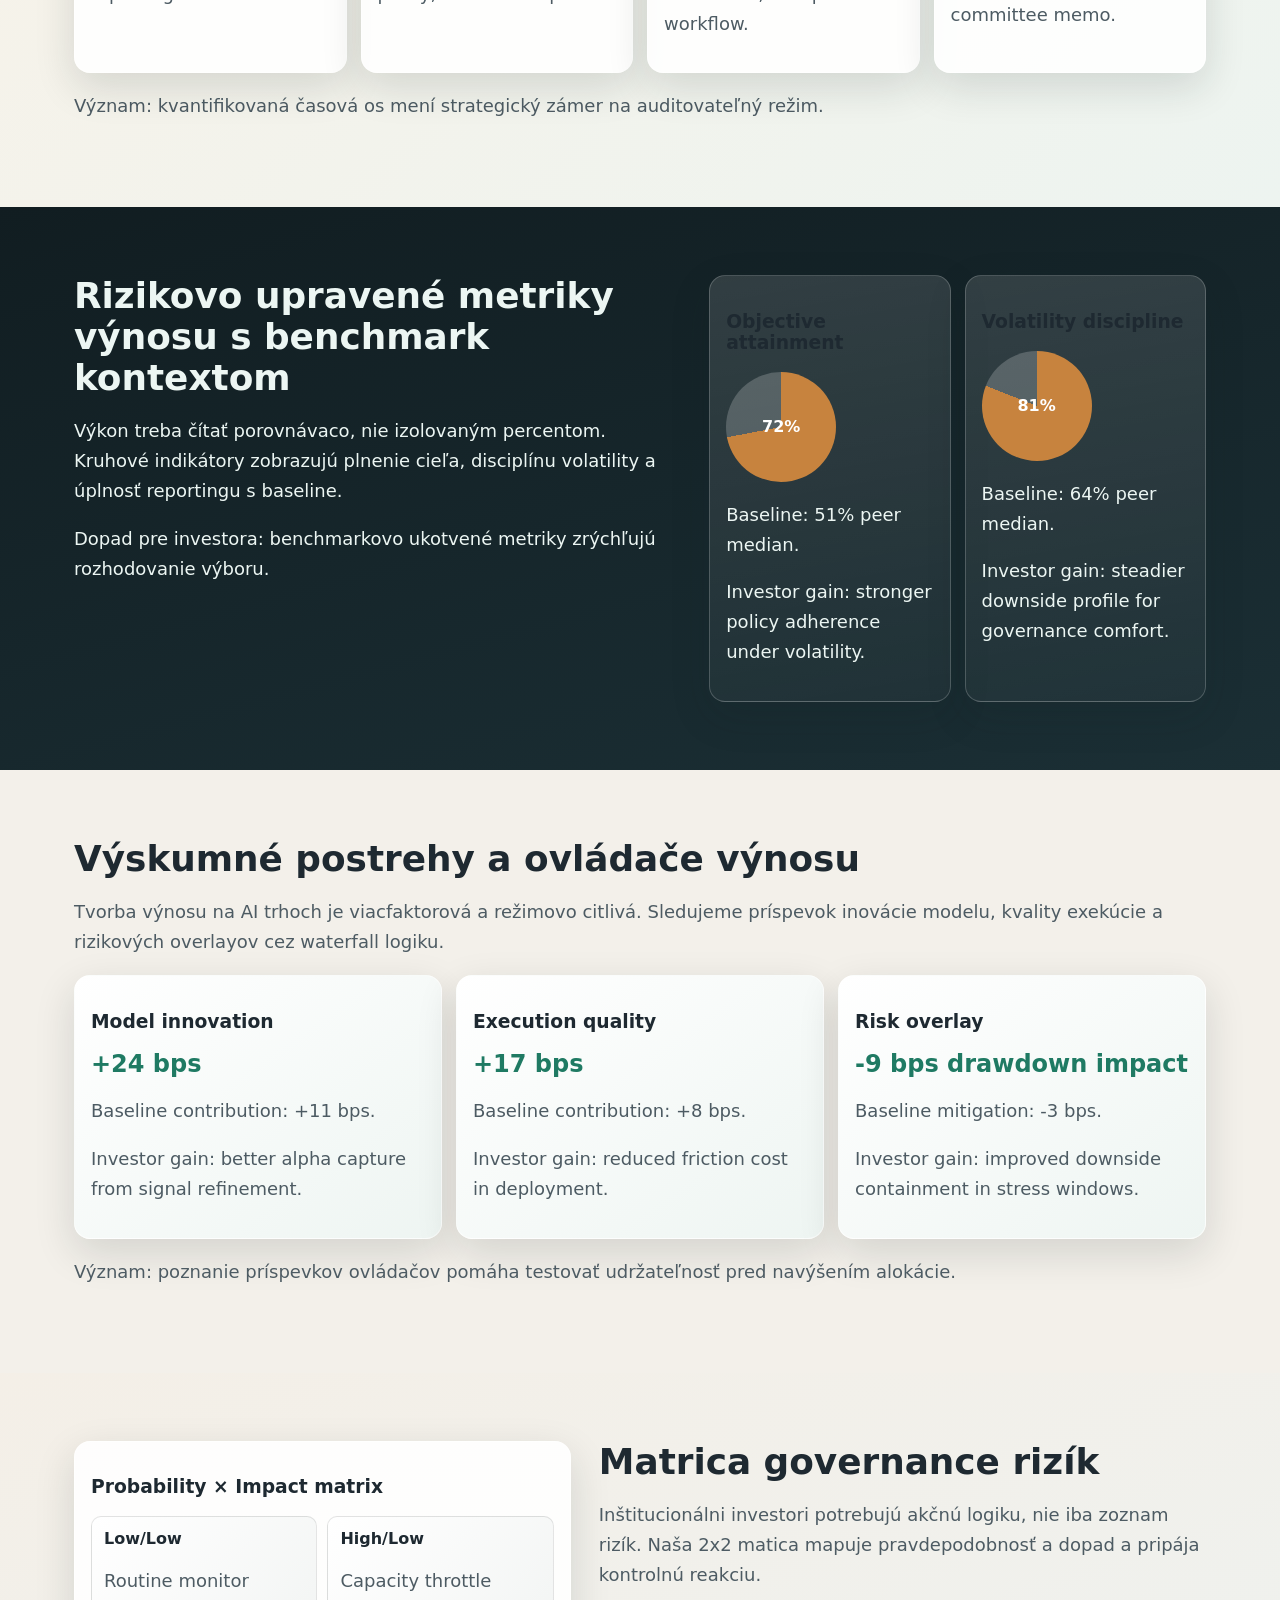
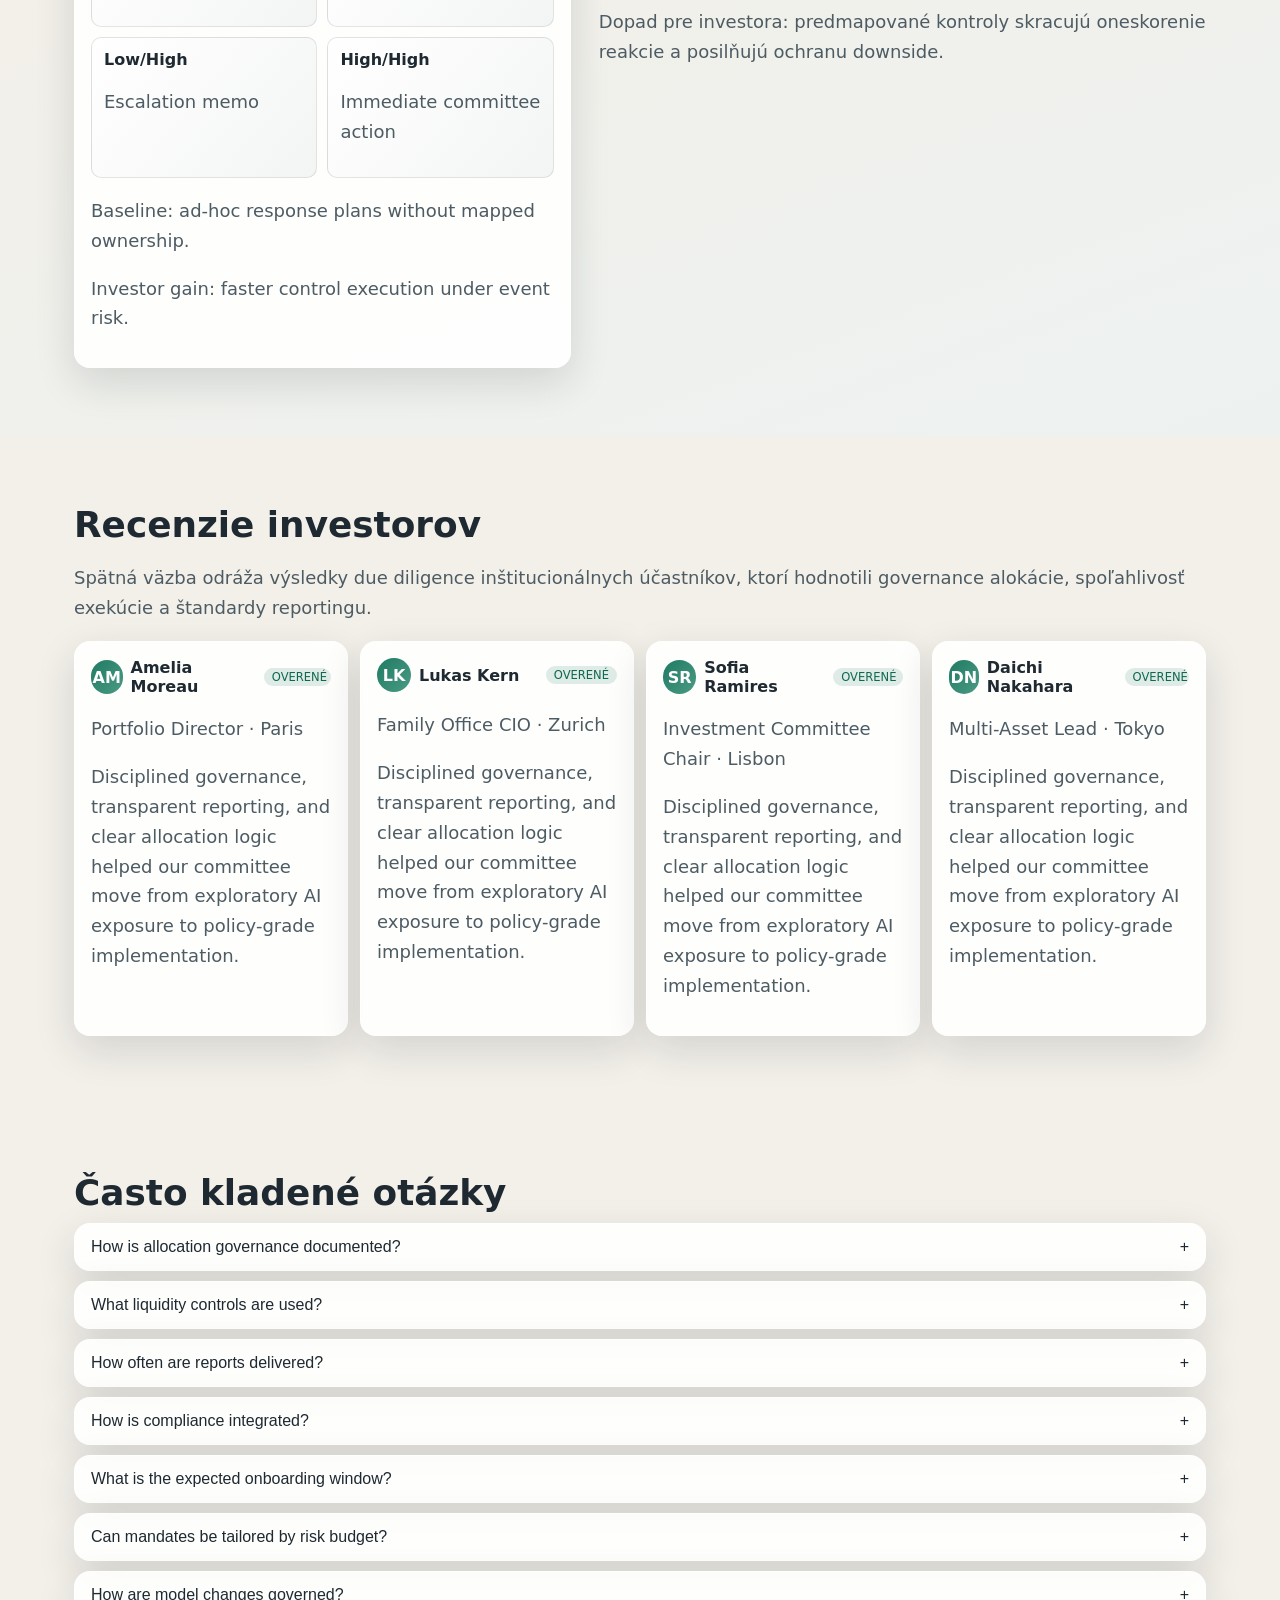
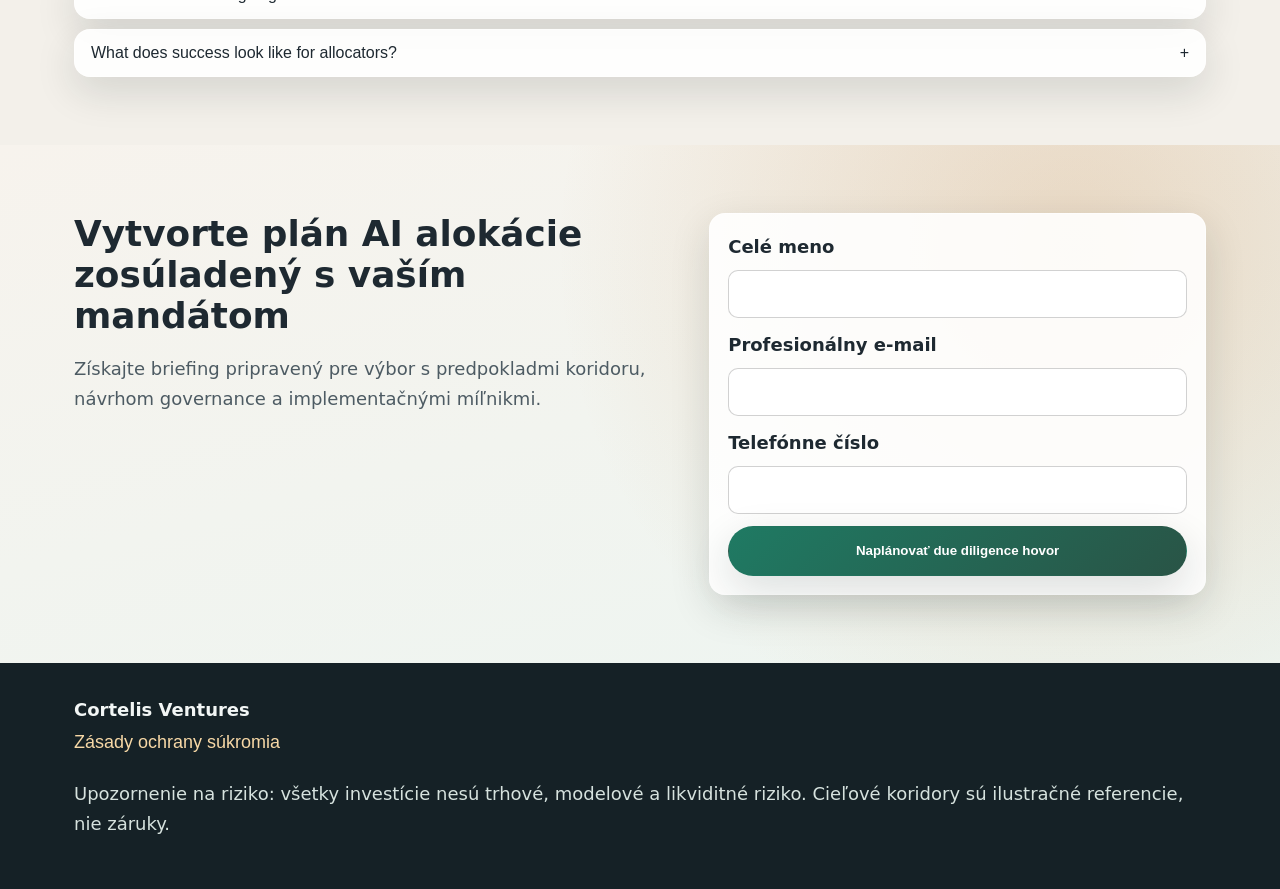
<file: sk/index.html>
<!doctype html>
<html lang="sk">
<head>
  <meta charset="UTF-8" />
  <meta name="viewport" content="width=device-width, initial-scale=1.0" />
  <title>Cortelis Ventures | Investície do umelej inteligencie pre inštitúcie</title>
  <meta name="description" content="Cortelis Ventures poskytuje inštitucionálnu platformu pre investície do umelej inteligencie, alokáciu pod dohľadom a analýzu rizikovo upraveného výnosu." />
  <link rel="canonical" href="https://www.cortelisventures.com/sk/index.html" />
  <link rel="alternate" hreflang="en" href="https://www.cortelisventures.com/index.html" />
  <link rel="alternate" hreflang="de" href="https://www.cortelisventures.com/de/index.html" />
  <link rel="alternate" hreflang="fr" href="https://www.cortelisventures.com/fr/index.html" />
  <link rel="alternate" hreflang="es" href="https://www.cortelisventures.com/es/index.html" />
  <link rel="alternate" hreflang="it" href="https://www.cortelisventures.com/it/index.html" />
  <link rel="alternate" hreflang="tr" href="https://www.cortelisventures.com/tr/index.html" />
  <link rel="alternate" hreflang="pt" href="https://www.cortelisventures.com/pt/index.html" />
  <link rel="alternate" hreflang="ja" href="https://www.cortelisventures.com/jp/index.html" />
  <link rel="alternate" hreflang="sk" href="https://www.cortelisventures.com/sk/index.html" />
  <link rel="alternate" hreflang="nl-BE" href="https://www.cortelisventures.com/be/index.html" />
  <meta property="og:title" content="Cortelis Ventures | Investície do umelej inteligencie pre inštitúcie" />
  <meta property="og:description" content="Cortelis Ventures poskytuje inštitucionálnu platformu pre investície do umelej inteligencie, alokáciu pod dohľadom a analýzu rizikovo upraveného výnosu." />
  <meta property="og:type" content="website" />
  <meta property="og:url" content="https://www.cortelisventures.com/sk/index.html" />
  <meta name="twitter:card" content="summary_large_image" />
  <meta name="twitter:title" content="Cortelis Ventures | Investície do umelej inteligencie pre inštitúcie" />
  <meta name="twitter:description" content="Cortelis Ventures poskytuje inštitucionálnu platformu pre investície do umelej inteligencie, alokáciu pod dohľadom a analýzu rizikovo upraveného výnosu." />
  <link rel="stylesheet" href="../assets/style.css" />
  <script type="application/ld+json">{"@context":"https://schema.org","@type":"Organization","name":"Cortelis Ventures","url":"https://www.cortelisventures.com","email":"contact@cortelisventures.com"}</script>
  <script type="application/ld+json">{"@context":"https://schema.org","@type":"WebSite","name":"Cortelis Ventures","url":"https://www.cortelisventures.com"}</script>
  <script type="application/ld+json">{"@context":"https://schema.org","@type":"FAQPage","mainEntity":[{"@type":"Question","name":"How is allocation governance documented?","acceptedAnswer":{"@type":"Answer","text":"Each mandate includes an investment policy pack with role mapping, risk limits, escalation paths, and reporting templates approved by the investment committee."}}]}</script>
  <script type="application/ld+json">{"@context":"https://schema.org","@type":"Review","author":{"@type":"Person","name":"Amelia Moreau"},"reviewBody":"Institutional-grade governance and clear reporting improved our allocation confidence."}</script>
</head>
<body>
<header class="site-header">
  <div class="container header-inner">
    <a class="brand" href="../index.html">Cortelis Ventures</a>
    <nav class="main-nav" aria-label="Main navigation">
            <a href="#market">Trh</a>
            <a href="#model">Model</a>
            <a href="#process">Proces</a>
            <a href="#insights">Postrehy</a>
            <a href="#risk">Riziko</a>
            <a href="#faq">FAQ</a>
</nav>
    <div class="header-actions">
      <div class="lang-wrap" data-dropdown>
        <button class="btn btn-ghost lang-active" aria-haspopup="true" aria-expanded="false">Slovenčina</button>
        <div class="lang-menu"><a href="../index.html">English</a>
<a href="../de/index.html">Deutsch</a>
<a href="../fr/index.html">Français</a>
<a href="../es/index.html">Español</a>
<a href="../it/index.html">Italiano</a>
<a href="../tr/index.html">Türkçe</a>
<a href="../pt/index.html">Português</a>
<a href="../jp/index.html">日本語</a>
<a href="../sk/index.html">Slovenčina</a>
<a href="../be/index.html">Belgium</a></div>
      </div>
      <a href="#lead" class="btn btn-primary">Požiadať o investorský briefing</a>
      <button class="burger" aria-label="Open menu" aria-expanded="false">☰</button>
    </div>
  </div>
  <aside class="drawer" aria-hidden="true">
    <div class="drawer-panel" role="dialog" aria-modal="true" aria-label="Menu">
      <button class="drawer-close" aria-label="Close menu">×</button>
      <nav class="drawer-nav">
            <a href="#market">Trh</a>
            <a href="#model">Model</a>
            <a href="#process">Proces</a>
            <a href="#insights">Postrehy</a>
            <a href="#risk">Riziko</a>
            <a href="#faq">FAQ</a>
</nav>
      <div class="lang-wrap" data-dropdown>
        <button class="btn btn-ghost lang-active" aria-haspopup="true" aria-expanded="false">Slovenčina</button>
        <div class="lang-menu"><a href="../index.html">English</a>
<a href="../de/index.html">Deutsch</a>
<a href="../fr/index.html">Français</a>
<a href="../es/index.html">Español</a>
<a href="../it/index.html">Italiano</a>
<a href="../tr/index.html">Türkçe</a>
<a href="../pt/index.html">Português</a>
<a href="../jp/index.html">日本語</a>
<a href="../sk/index.html">Slovenčina</a>
<a href="../be/index.html">Belgium</a></div>
      </div>
      <a href="#lead" class="btn btn-primary">Požiadať o investorský briefing</a>
    </div>
  </aside>
</header>

<main>
  <section class="hero">
    <div class="container hero-grid">
      <div>
        <p class="eyebrow">Cortelis Ventures · Artificial Intelligence Investments</p>
        <h1>Investície do umelej inteligencie pre inštitucionálne mandáty</h1>
        <p>Cortelis Ventures navrhuje disciplinované investície do umelej inteligencie pre family offices, fondy a treasury výbory, ktoré potrebujú jasnú alokáciu, dohľad governance a merateľnú kvalitu exekúcie. Náš rámec prepája stratégiu, likviditu a reporting, aby investičné výbory vedeli posúdiť súlad s mandátom.</p>
        <p>Cieľový koridor je objektívna referencia pod governance dohľadom, určená na kalibráciu politiky, nie ako sľub výkonnosti.</p>
        <div class="corridor" aria-label="Target corridor">
          <h3>Target corridor</h3>
          <div class="corridor-grid">
            <div><small>8%–15%</small><strong>mesačný cieľový koridor</strong></div>
            <div><small>80%–200%</small><strong>ročná referencia cieľového koridoru</strong></div>
          </div>
          <p>Ilustračný cieľový koridor pod dohľadom. Nie je to garancia.</p>
        </div>
      </div>
      <form id="lead" class="lead-form">
        <label>Celé meno<input type="text" required></label>
        <label>Profesionálny e-mail<input type="email" required></label>
        <label>Telefónne číslo<input type="tel" required></label>
        <button class="btn btn-primary" type="submit">Naplánovať due diligence hovor</button>
      </form>
    </div>
  </section>

  <section class="kpi-strip reveal">
    <div class="container"><h2>Signály zhody s mandátom pre inštitucionálny screening</h2><p>Disciplinovaný investičný proces má znížiť neistotu pred viazaním kapitálu. Tieto indikátory sumarizujú kapacitu, kvalitu kontroly a pripravenosť reportingu.</p>
    <div class="kpi-grid">
      <article><h3>Latencia exekúcie</h3><div class="metric">42 ms</div><p>Benchmark: 85 ms sektorový medián</p><p>Rýchlejšie smerovanie znižuje sklz počas volatility. Zisk investora: vyššia kvalita realizácie.</p></article>
      <article><h3>Hĺbka likviditného rebríka</h3><div class="metric">6 úrovní</div><p>Benchmark: bežne 3 úrovne</p><p>Viacúrovňové smerovanie chráni voliteľnosť výstupu. Zisk investora: vyššia likviditná odolnosť.</p></article>
      <article><h3>Frekvencia governance</h3><div class="metric">Týždenný IC balík</div><p>Benchmark: mesačný legacy reporting</p><p>Vyšší dohľad skracuje reakčný čas. Zisk investora: pevnejšia kontrolná slučka pre súlad s mandátom.</p></article>
    </div></div>
  </section>

  <section id="market" class="split reveal"><div class="container split-grid"><div><h2>Prečo je trh AI investícií dôležitý práve teraz</h2><p>Inštitucionálna alokácia do AI prešla od tematického skúmania k rozpočtu podľa politiky. Príležitosť je v odolnej expozícii, kde spolupracujú dáta, exekúcia a compliance.</p><p>Cortelis hodnotí príležitosti porovnaním trvácnosti signálu, likviditného profilu a governance náročnosti s tradičnými alternatívami. Tento prístup obmedzuje mediálne motivované vstupy.</p><p class="imp">Význam: disciplinovaná expozícia môže zvýšiť kapitálovú efektívnosť pri zachovaní kontroly drawdownu.</p></div>
  <div class="comparison"><h3>Signal durability vs baseline</h3><div class="bars"><div><span>Cortelis</span><b style="width:86%">86</b></div><div><span>Baseline market</span><b style="width:58%">58</b></div></div><p>Benchmark basis: median cross-manager signal persistence.</p><p>Investor gain: stronger persistence supports longer holding confidence.</p></div></div></section>

  <section id="model" class="reveal"><div class="container split-grid reverse"><div class="alloc"><h3>Allocation composition</h3><div class="stack"><span style="--w:46%">Core AI Infrastructure 46%</span><span style="--w:32%">Adaptive Strategies 32%</span><span style="--w:22%">Liquidity Reserve 22%</span></div><p>Baseline: many portfolios overconcentrate above 60% in one sleeve.</p><p>Investor gain: segmented structure preserves flexibility during regime change.</p></div><div><h2>Model portfólia a alokačná architektúra</h2><p>Model premieňa ciele mandátu na segmentovaný kapitálový stack s jasnými rolami. Každý segment má benchmark, rizikový rozpočet a eskalačné spúšťače.</p><p>Kompozícia oddeľuje jadrovú AI infraštruktúru, adaptívne strategické rukávy a likviditnú rezervu. To podporuje merané škálovanie a transparentnú atribúciu výkonu.</p><p class="imp">Dopad pre investora: jasnejšia zodpovednosť segmentov a disciplinovanejší rebalansing.</p></div></div></section>

  <section id="process" class="timeline reveal"><div class="container"><h2>Prevádzkový proces a časová os výboru</h2><p>Kvalita exekúcie závisí od opakovateľných operácií. Časová os mapuje kroky, deliverables a výborové artefakty od onboardingu po kvartálnu optimalizáciu.</p><div class="timeline-grid"><article><small>Phase 01</small><h3>Mandate scoping</h3><p>Deliverable: governance map, liquidity constraints, reporting schema.</p></article><article><small>Phase 02</small><h3>Portfolio design</h3><p>Deliverable: sleeve construction, corridor policy, benchmark pack.</p></article><article><small>Phase 03</small><h3>Execution rollout</h3><p>Deliverable: venue controls, monitoring thresholds, exception workflow.</p></article><article><small>Phase 04</small><h3>Quarterly optimization</h3><p>Deliverable: attribution review, risk recalibration, committee memo.</p></article></div><p class="imp">Význam: kvantifikovaná časová os mení strategický zámer na auditovateľný režim.</p></div></section>

  <section class="metrics reveal"><div class="container split-grid"><div><h2>Rizikovo upravené metriky výnosu s benchmark kontextom</h2><p>Výkon treba čítať porovnávaco, nie izolovaným percentom. Kruhové indikátory zobrazujú plnenie cieľa, disciplínu volatility a úplnosť reportingu s baseline.</p><p class="imp">Dopad pre investora: benchmarkovo ukotvené metriky zrýchľujú rozhodovanie výboru.</p></div><div class="rings"><article><h3>Objective attainment</h3><div class="ring" style="--p:72">72%</div><p>Baseline: 51% peer median.</p><p>Investor gain: stronger policy adherence under volatility.</p></article><article><h3>Volatility discipline</h3><div class="ring" style="--p:81">81%</div><p>Baseline: 64% peer median.</p><p>Investor gain: steadier downside profile for governance comfort.</p></article></div></div></section>

  <section id="insights" class="insights reveal"><div class="container"><h2>Výskumné postrehy a ovládače výnosu</h2><p>Tvorba výnosu na AI trhoch je viacfaktorová a režimovo citlivá. Sledujeme príspevok inovácie modelu, kvality exekúcie a rizikových overlayov cez waterfall logiku.</p><div class="waterfall"><article><h3>Model innovation</h3><strong>+24 bps</strong><p>Baseline contribution: +11 bps.</p><p>Investor gain: better alpha capture from signal refinement.</p></article><article><h3>Execution quality</h3><strong>+17 bps</strong><p>Baseline contribution: +8 bps.</p><p>Investor gain: reduced friction cost in deployment.</p></article><article><h3>Risk overlay</h3><strong>-9 bps drawdown impact</strong><p>Baseline mitigation: -3 bps.</p><p>Investor gain: improved downside containment in stress windows.</p></article></div><p class="imp">Význam: poznanie príspevkov ovládačov pomáha testovať udržateľnosť pred navýšením alokácie.</p></div></section>

  <section id="risk" class="risk reveal"><div class="container split-grid reverse"><div class="matrix"><h3>Probability × Impact matrix</h3><div class="matrix-grid"><div><strong>Low/Low</strong><p>Routine monitor</p></div><div><strong>High/Low</strong><p>Capacity throttle</p></div><div><strong>Low/High</strong><p>Escalation memo</p></div><div><strong>High/High</strong><p>Immediate committee action</p></div></div><p>Baseline: ad-hoc response plans without mapped ownership.</p><p>Investor gain: faster control execution under event risk.</p></div><div><h2>Matrica governance rizík</h2><p>Inštitucionálni investori potrebujú akčnú logiku, nie iba zoznam rizík. Naša 2x2 matica mapuje pravdepodobnosť a dopad a pripája kontrolnú reakciu.</p><p class="imp">Dopad pre investora: predmapované kontroly skracujú oneskorenie reakcie a posilňujú ochranu downside.</p></div></div></section>

  <section class="reviews reveal"><div class="container"><h2>Recenzie investorov</h2><p>Spätná väzba odráža výsledky due diligence inštitucionálnych účastníkov, ktorí hodnotili governance alokácie, spoľahlivosť exekúcie a štandardy reportingu.</p><div class="review-grid"><article class="review-card"><div class="review-head"><span class="avatar">AM</span><strong>Amelia Moreau</strong><span class="verified">OVERENÉ</span></div><p class="review-role">Portfolio Director · Paris</p><p>Disciplined governance, transparent reporting, and clear allocation logic helped our committee move from exploratory AI exposure to policy-grade implementation.</p></article>
<article class="review-card"><div class="review-head"><span class="avatar">LK</span><strong>Lukas Kern</strong><span class="verified">OVERENÉ</span></div><p class="review-role">Family Office CIO · Zurich</p><p>Disciplined governance, transparent reporting, and clear allocation logic helped our committee move from exploratory AI exposure to policy-grade implementation.</p></article>
<article class="review-card"><div class="review-head"><span class="avatar">SR</span><strong>Sofia Ramires</strong><span class="verified">OVERENÉ</span></div><p class="review-role">Investment Committee Chair · Lisbon</p><p>Disciplined governance, transparent reporting, and clear allocation logic helped our committee move from exploratory AI exposure to policy-grade implementation.</p></article>
<article class="review-card"><div class="review-head"><span class="avatar">DN</span><strong>Daichi Nakahara</strong><span class="verified">OVERENÉ</span></div><p class="review-role">Multi-Asset Lead · Tokyo</p><p>Disciplined governance, transparent reporting, and clear allocation logic helped our committee move from exploratory AI exposure to policy-grade implementation.</p></article></div></div></section>

  <section id="faq" class="faq reveal"><div class="container"><h2>Často kladené otázky</h2><div class="faq-list"><div class="faq-item"><button class="faq-trigger" aria-expanded="false"><span>How is allocation governance documented?</span><span>+</span></button><div class="faq-panel"><p>Each mandate includes an investment policy pack with role mapping, risk limits, escalation paths, and reporting templates approved by the investment committee.</p></div></div>
<div class="faq-item"><button class="faq-trigger" aria-expanded="false"><span>What liquidity controls are used?</span><span>+</span></button><div class="faq-panel"><p>We apply laddered liquidity buckets, venue-level routing thresholds, and concentration caps to preserve exit optionality during stress regimes.</p></div></div>
<div class="faq-item"><button class="faq-trigger" aria-expanded="false"><span>How often are reports delivered?</span><span>+</span></button><div class="faq-panel"><p>Core dashboards and narrative commentary are issued weekly, with monthly committee summaries and quarterly model validation packs.</p></div></div>
<div class="faq-item"><button class="faq-trigger" aria-expanded="false"><span>How is compliance integrated?</span><span>+</span></button><div class="faq-panel"><p>Compliance checkpoints are embedded into onboarding, execution monitoring, and post-trade reconciliation to align with institutional control standards.</p></div></div>
<div class="faq-item"><button class="faq-trigger" aria-expanded="false"><span>What is the expected onboarding window?</span><span>+</span></button><div class="faq-panel"><p>Typical onboarding ranges from 10 to 20 business days depending on mandate complexity, legal review cycle, and reporting integration requirements.</p></div></div>
<div class="faq-item"><button class="faq-trigger" aria-expanded="false"><span>Can mandates be tailored by risk budget?</span><span>+</span></button><div class="faq-panel"><p>Yes. Corridor assumptions, drawdown tolerances, and liquidity reserves are calibrated to each institution’s policy and governance constraints.</p></div></div>
<div class="faq-item"><button class="faq-trigger" aria-expanded="false"><span>How are model changes governed?</span><span>+</span></button><div class="faq-panel"><p>Model updates follow a staged approval workflow with validation evidence, impact analysis, and explicit sign-off by designated oversight stakeholders.</p></div></div>
<div class="faq-item"><button class="faq-trigger" aria-expanded="false"><span>What does success look like for allocators?</span><span>+</span></button><div class="faq-panel"><p>Success is measured by risk-adjusted outcomes, governance reliability, and the ability to maintain policy adherence while scaling exposure responsibly.</p></div></div></div></div></section>

  <section class="final-cta reveal"><div class="container split-grid"><div><h2>Vytvorte plán AI alokácie zosúladený s vaším mandátom</h2><p>Získajte briefing pripravený pre výbor s predpokladmi koridoru, návrhom governance a implementačnými míľnikmi.</p></div><form class="lead-form">
    <label>Celé meno<input type="text" required></label>
    <label>Profesionálny e-mail<input type="email" required></label>
    <label>Telefónne číslo<input type="tel" required></label>
    <button class="btn btn-primary" type="submit">Naplánovať due diligence hovor</button>
  </form></div></section>
</main>

<footer><div class="container footer-row"><strong>Cortelis Ventures</strong><button class="privacy-link" data-open-privacy>Zásady ochrany súkromia</button><p>Upozornenie na riziko: všetky investície nesú trhové, modelové a likviditné riziko. Cieľové koridory sú ilustračné referencie, nie záruky.</p></div></footer>

<div class="modal" id="privacy-modal" aria-hidden="true"><div class="modal-panel" role="dialog" aria-modal="true" aria-label="Zásady ochrany súkromia"><button class="modal-x" data-close-privacy aria-label="Close">×</button><h2>Zásady ochrany súkromia</h2><div class="modal-body"><h3>Introduction</h3><p>This privacy policy explains how Cortelis Ventures processes personal and professional contact information when visitors request investor materials, schedule calls, or evaluate institutional services.</p>
<h3>Data collection</h3><p>We collect full name, professional email, phone number, device metadata, and interaction data necessary to respond to institutional inquiries and maintain secure operations.</p>
<h3>Legal basis</h3><p>Processing is based on legitimate interest, contractual necessity during due diligence, and legal obligations related to financial compliance and record retention.</p>
<h3>Cookies</h3><p>Cookies and similar technologies support security, session integrity, analytics, and language preference persistence for a consistent user experience.</p>
<h3>Retention</h3><p>Contact and inquiry records are retained only as long as required for relationship management, compliance obligations, and defensible audit trails.</p>
<h3>Third-party sharing</h3><p>Data may be shared with vetted service providers for hosting, analytics, communication delivery, and security monitoring under contractual confidentiality terms.</p>
<h3>Security</h3><p>We apply layered controls including encryption in transit, access limitation, logging, anomaly monitoring, and periodic control testing.</p>
<h3>User rights</h3><p>Users may request access, correction, deletion, restriction, portability, or objection to processing where applicable under relevant privacy regulations.</p>
<h3>International transfers</h3><p>When data crosses borders, safeguards such as contractual clauses and transfer impact assessments are applied to maintain equivalent protection.</p>
<h3>Industry risk disclosure</h3><p>Digital communications and investment-related interactions carry cybersecurity and operational risks; no online channel can be guaranteed risk-free.</p>
<h3>Contact</h3><p>For privacy questions, requests, or complaints, contact: privacy@cortelisventures.com.</p></div><div class="modal-footer"><button class="btn btn-ghost" data-close-privacy>Zavrieť</button></div></div></div>

<script defer src="../assets/app.js"></script>
</body></html>
</file>
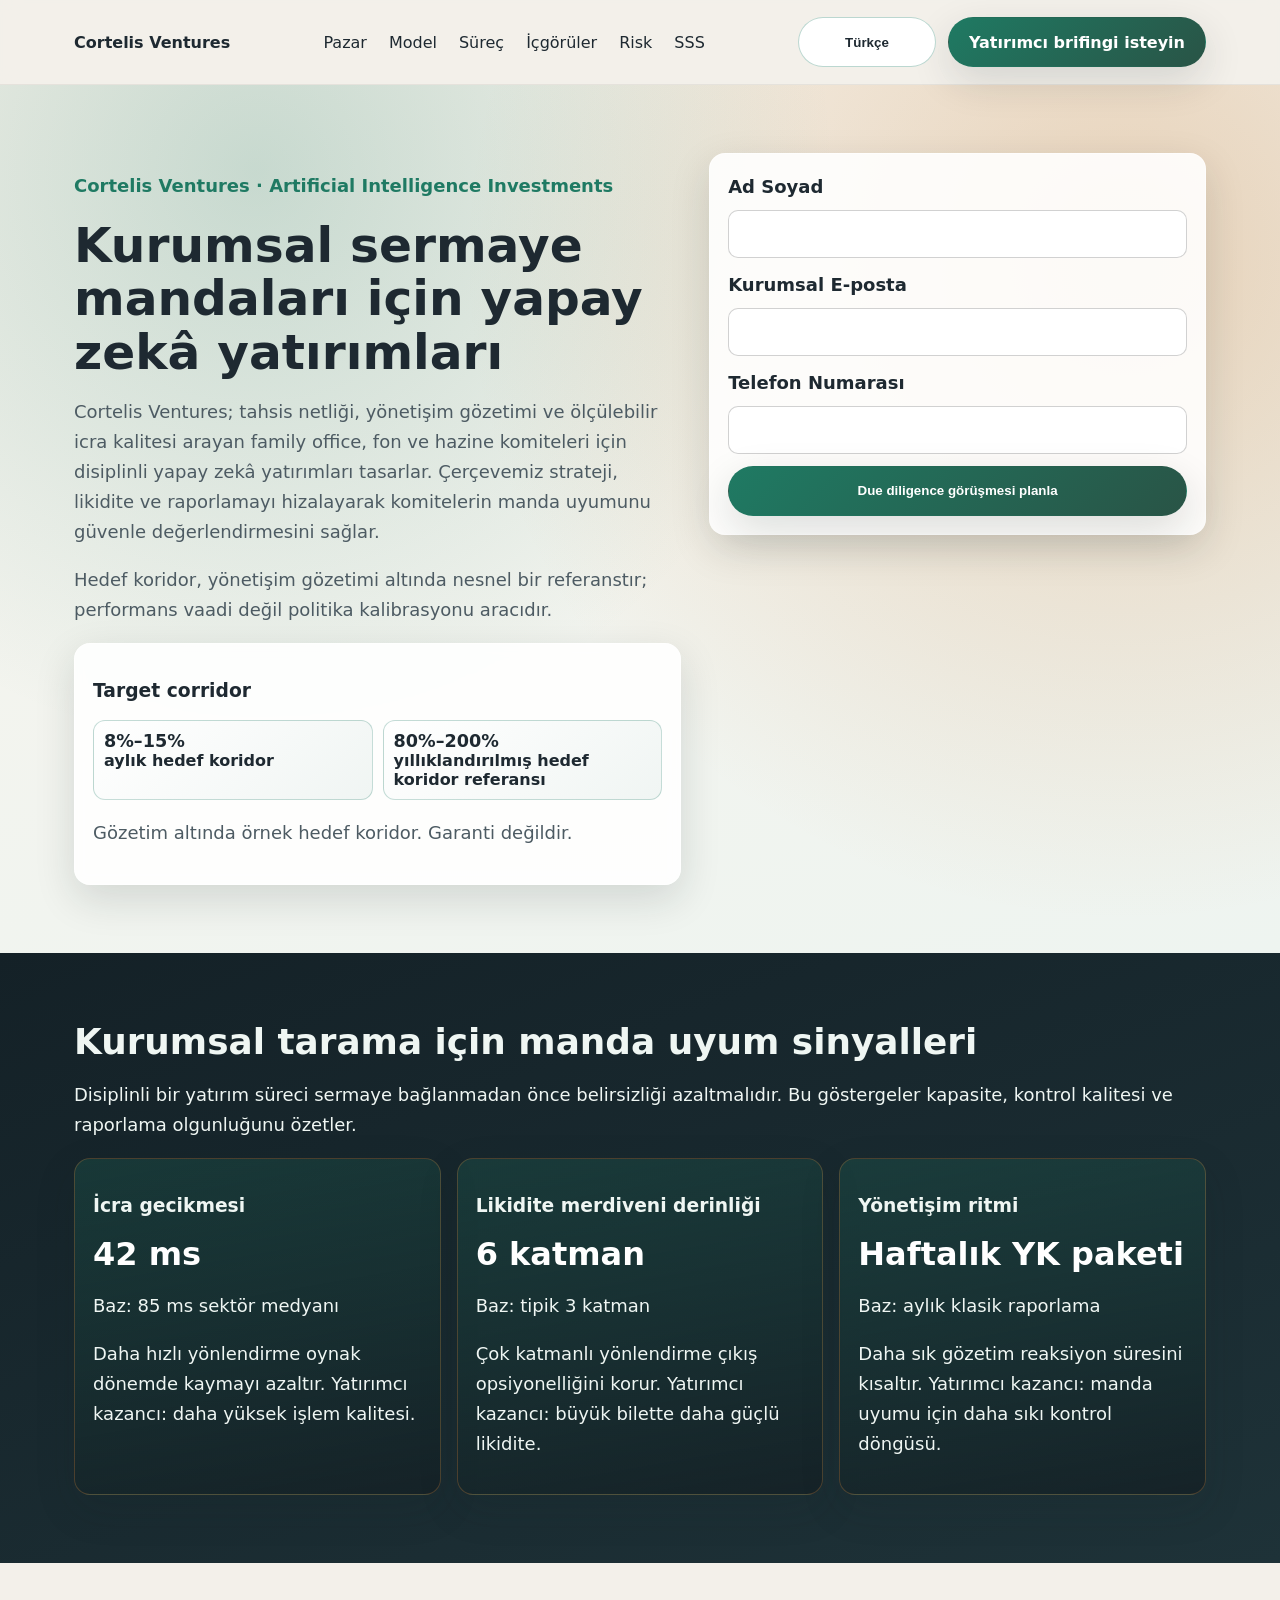
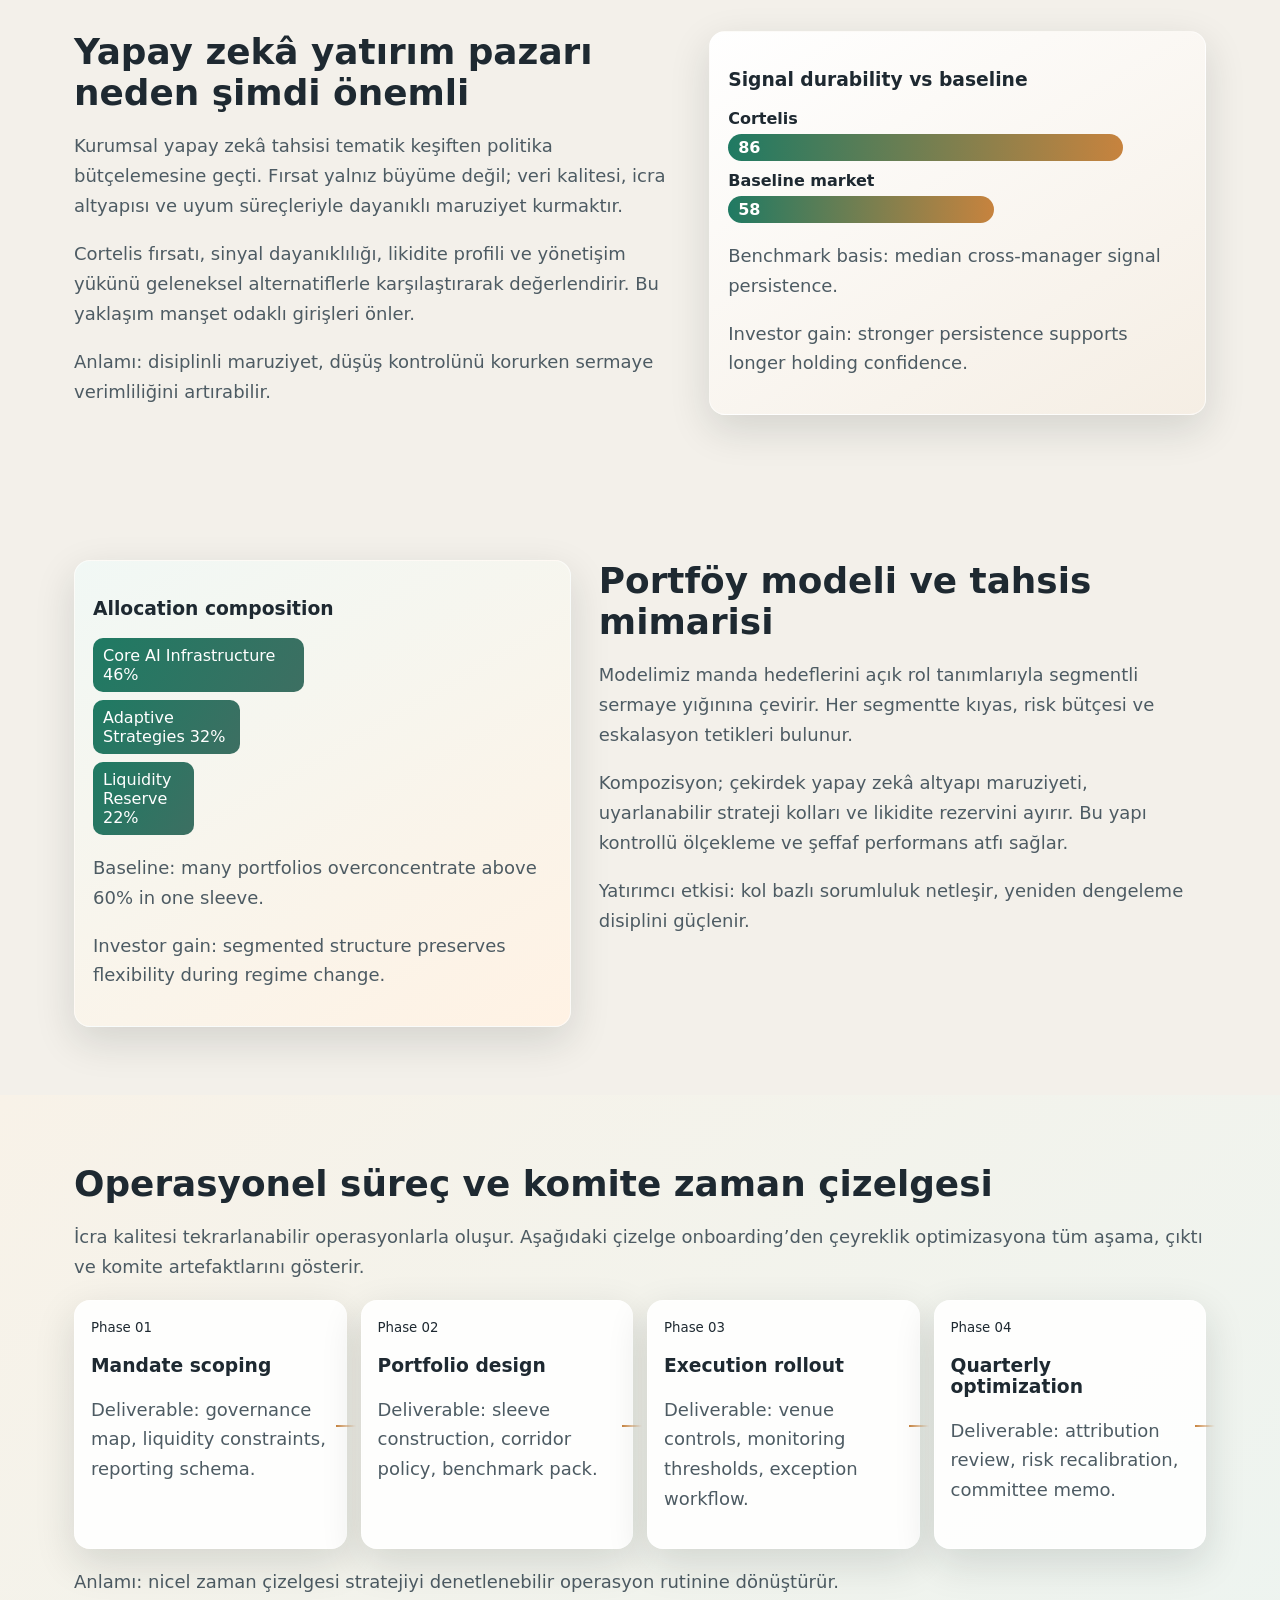
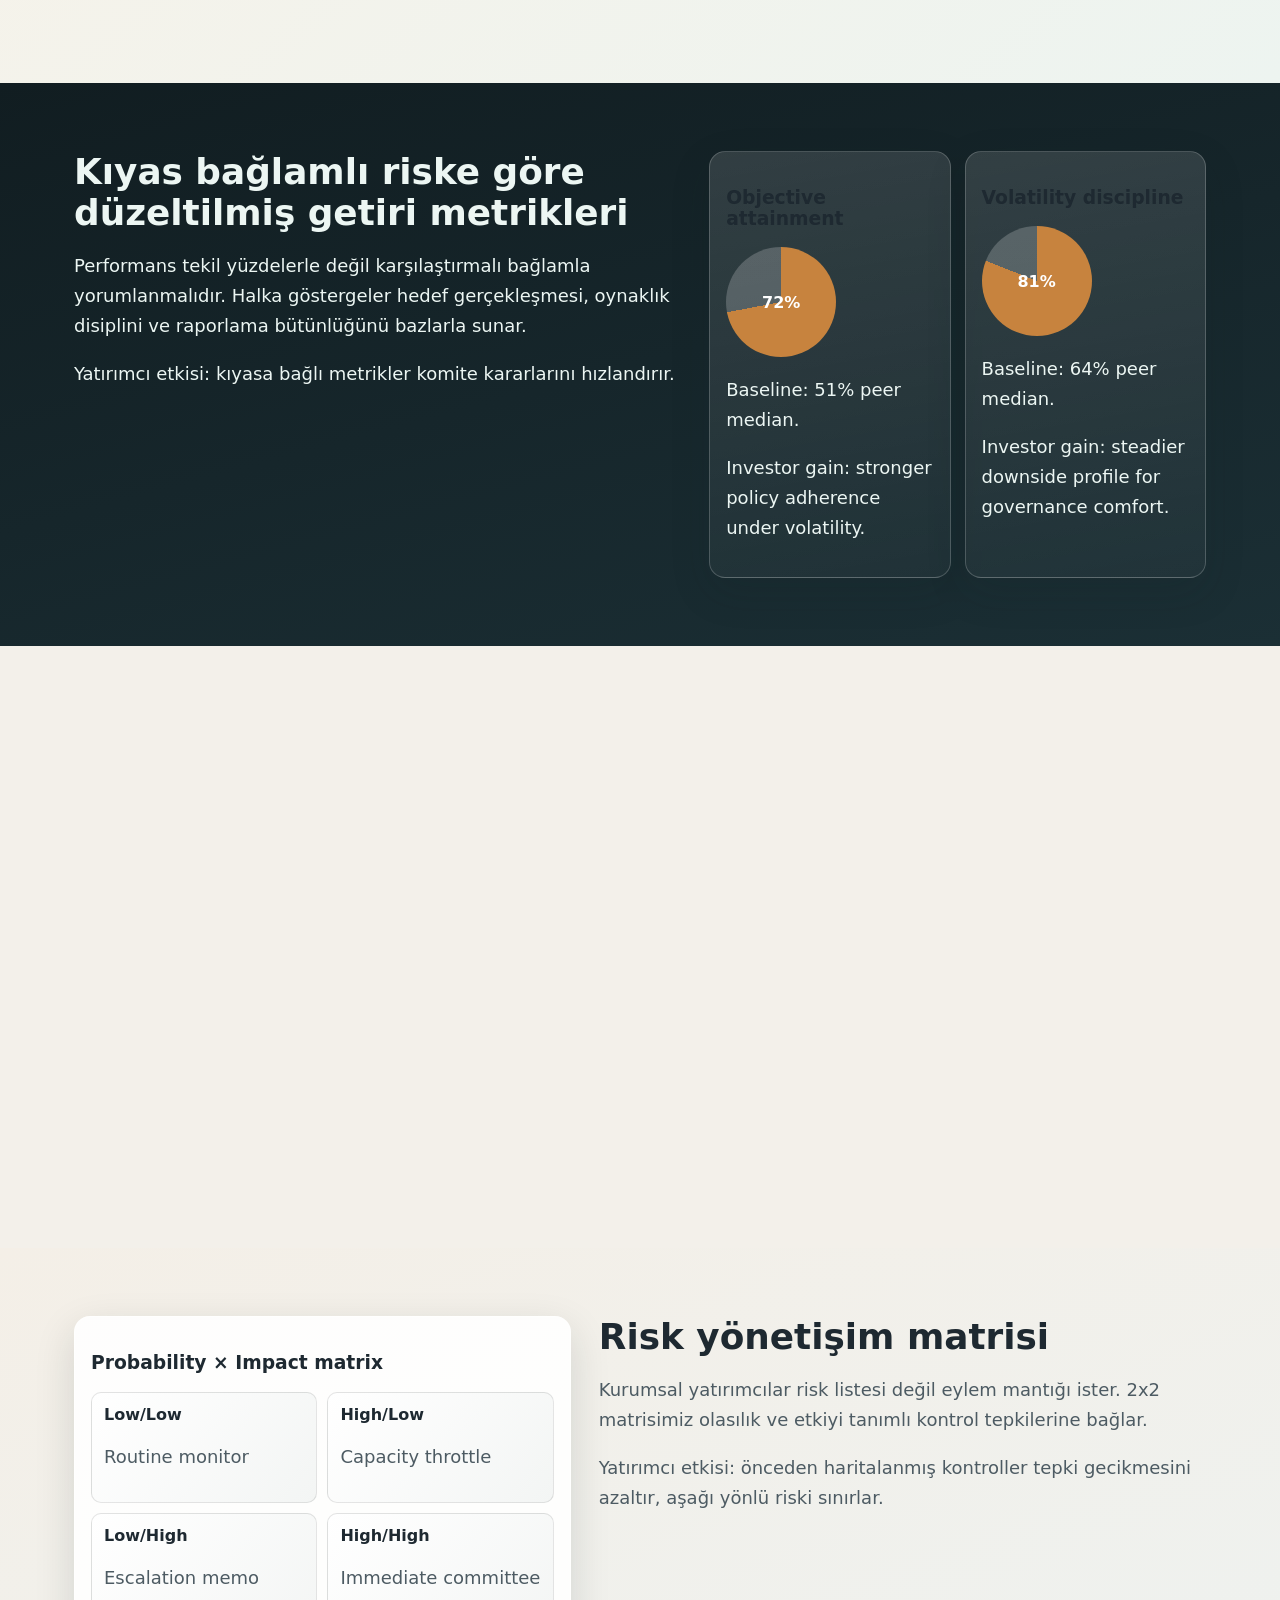
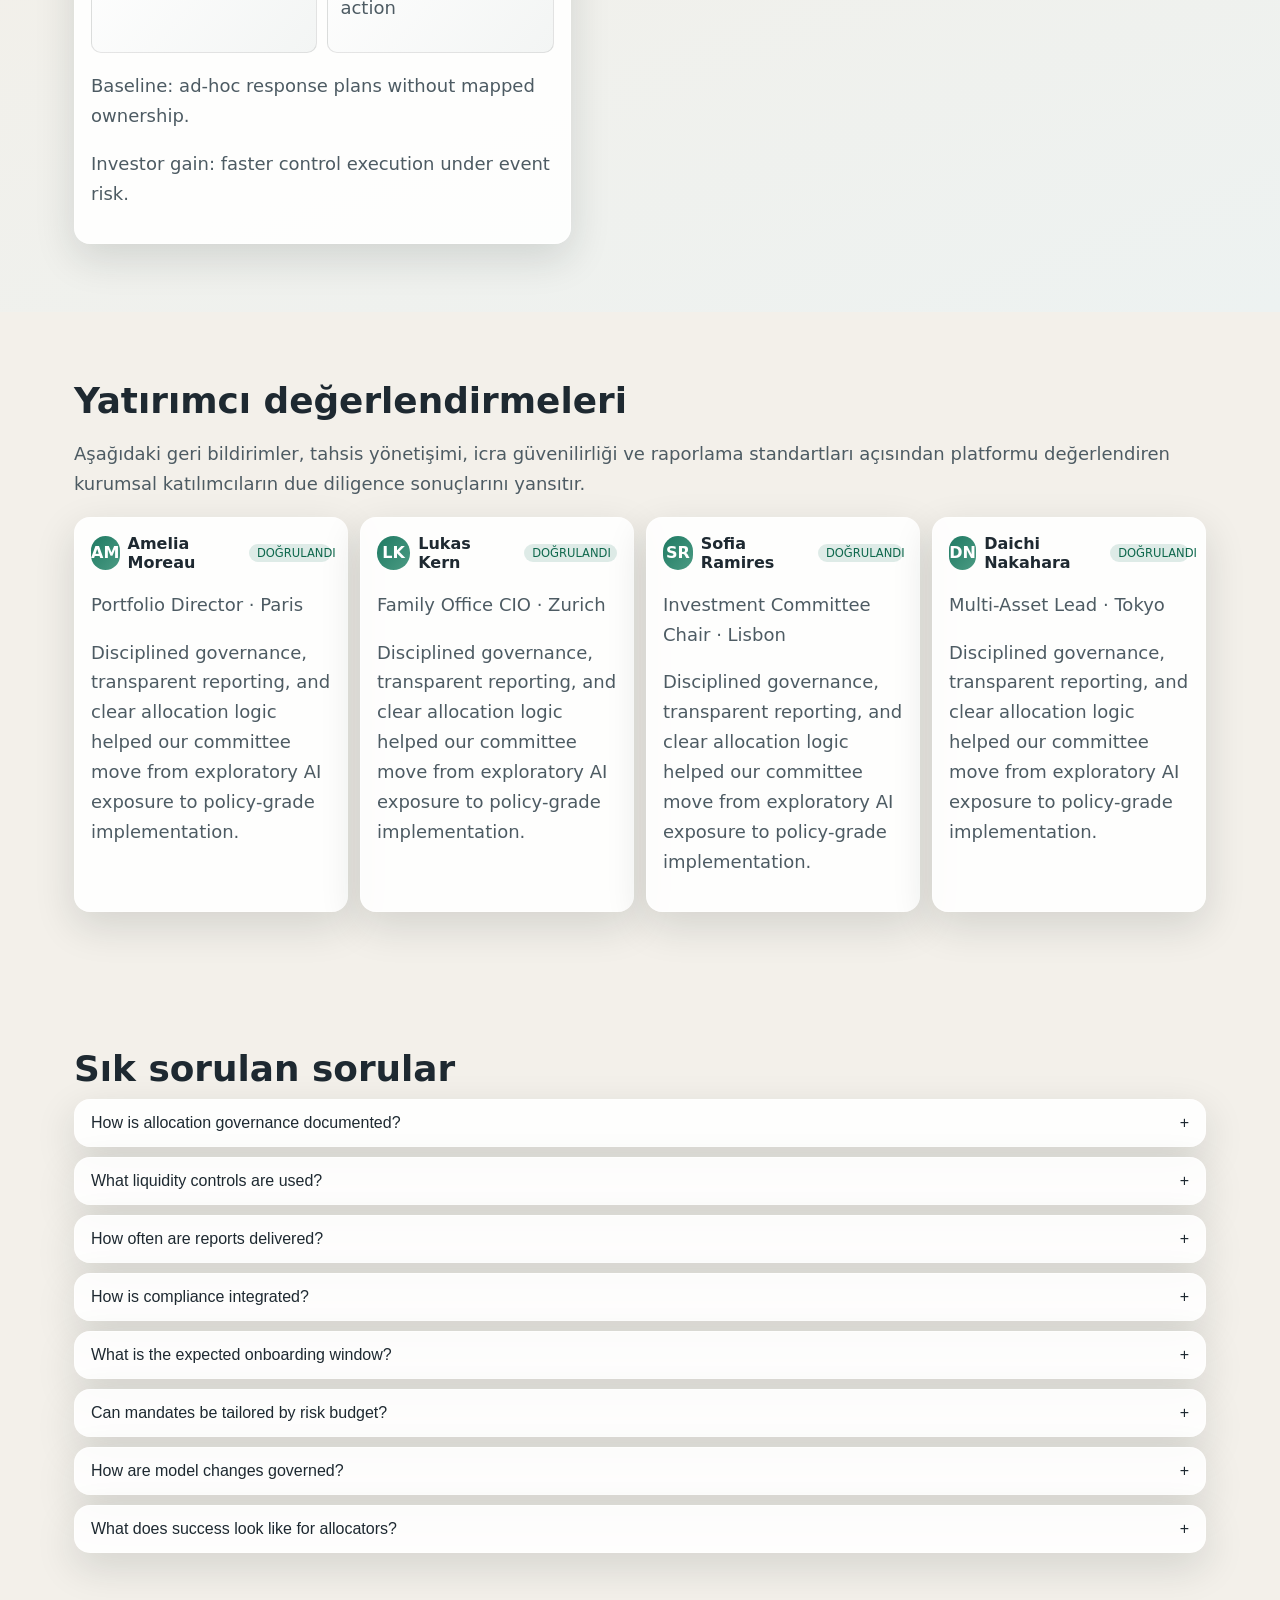
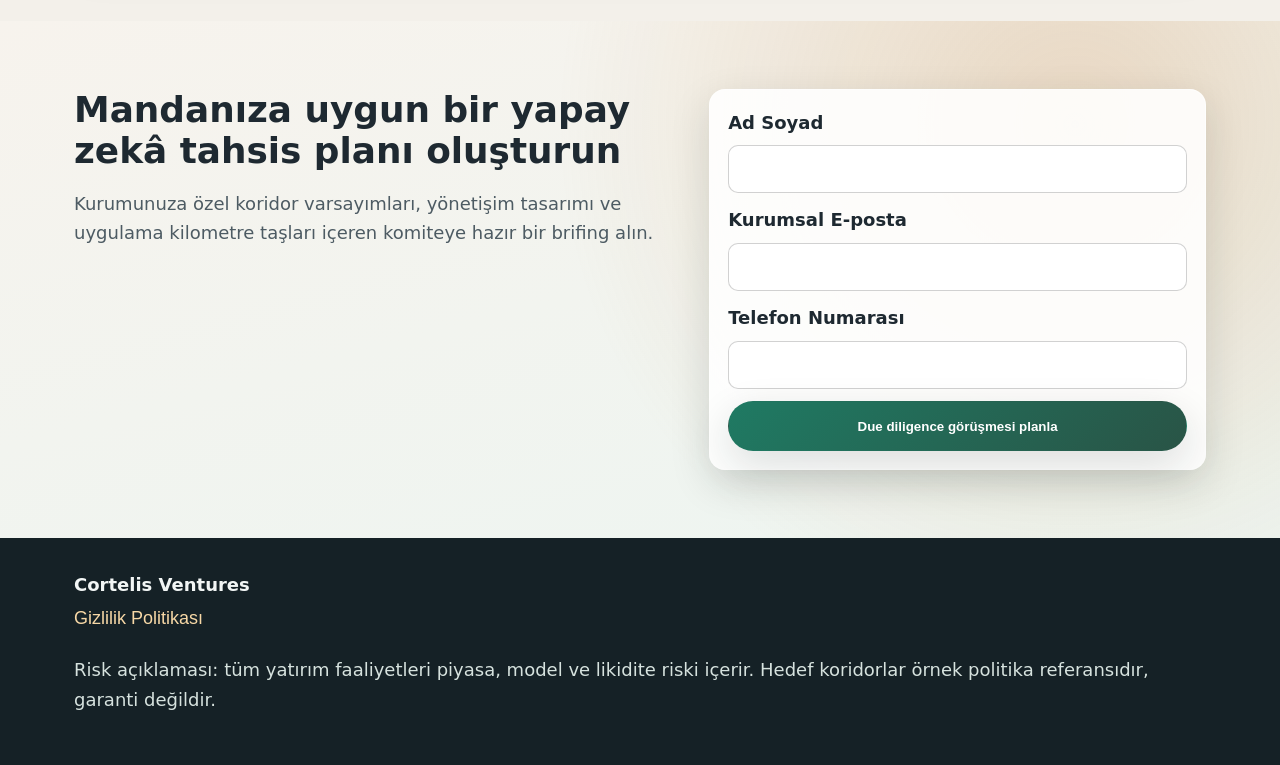
<file: tr/index.html>
<!doctype html>
<html lang="tr">
<head>
  <meta charset="UTF-8" />
  <meta name="viewport" content="width=device-width, initial-scale=1.0" />
  <title>Cortelis Ventures | Kurumsal yapay zekâ yatırımları</title>
  <meta name="description" content="Cortelis Ventures, yapay zekâ yatırımları için kurumsal düzeyde tahsis, yönetişim ve riske göre düzeltilmiş getiri analizi sunar." />
  <link rel="canonical" href="https://www.cortelisventures.com/tr/index.html" />
  <link rel="alternate" hreflang="en" href="https://www.cortelisventures.com/index.html" />
  <link rel="alternate" hreflang="de" href="https://www.cortelisventures.com/de/index.html" />
  <link rel="alternate" hreflang="fr" href="https://www.cortelisventures.com/fr/index.html" />
  <link rel="alternate" hreflang="es" href="https://www.cortelisventures.com/es/index.html" />
  <link rel="alternate" hreflang="it" href="https://www.cortelisventures.com/it/index.html" />
  <link rel="alternate" hreflang="tr" href="https://www.cortelisventures.com/tr/index.html" />
  <link rel="alternate" hreflang="pt" href="https://www.cortelisventures.com/pt/index.html" />
  <link rel="alternate" hreflang="ja" href="https://www.cortelisventures.com/jp/index.html" />
  <link rel="alternate" hreflang="sk" href="https://www.cortelisventures.com/sk/index.html" />
  <link rel="alternate" hreflang="nl-BE" href="https://www.cortelisventures.com/be/index.html" />
  <meta property="og:title" content="Cortelis Ventures | Kurumsal yapay zekâ yatırımları" />
  <meta property="og:description" content="Cortelis Ventures, yapay zekâ yatırımları için kurumsal düzeyde tahsis, yönetişim ve riske göre düzeltilmiş getiri analizi sunar." />
  <meta property="og:type" content="website" />
  <meta property="og:url" content="https://www.cortelisventures.com/tr/index.html" />
  <meta name="twitter:card" content="summary_large_image" />
  <meta name="twitter:title" content="Cortelis Ventures | Kurumsal yapay zekâ yatırımları" />
  <meta name="twitter:description" content="Cortelis Ventures, yapay zekâ yatırımları için kurumsal düzeyde tahsis, yönetişim ve riske göre düzeltilmiş getiri analizi sunar." />
  <link rel="stylesheet" href="../assets/style.css" />
  <script type="application/ld+json">{"@context":"https://schema.org","@type":"Organization","name":"Cortelis Ventures","url":"https://www.cortelisventures.com","email":"contact@cortelisventures.com"}</script>
  <script type="application/ld+json">{"@context":"https://schema.org","@type":"WebSite","name":"Cortelis Ventures","url":"https://www.cortelisventures.com"}</script>
  <script type="application/ld+json">{"@context":"https://schema.org","@type":"FAQPage","mainEntity":[{"@type":"Question","name":"How is allocation governance documented?","acceptedAnswer":{"@type":"Answer","text":"Each mandate includes an investment policy pack with role mapping, risk limits, escalation paths, and reporting templates approved by the investment committee."}}]}</script>
  <script type="application/ld+json">{"@context":"https://schema.org","@type":"Review","author":{"@type":"Person","name":"Amelia Moreau"},"reviewBody":"Institutional-grade governance and clear reporting improved our allocation confidence."}</script>
</head>
<body>
<header class="site-header">
  <div class="container header-inner">
    <a class="brand" href="../index.html">Cortelis Ventures</a>
    <nav class="main-nav" aria-label="Main navigation">
            <a href="#market">Pazar</a>
            <a href="#model">Model</a>
            <a href="#process">Süreç</a>
            <a href="#insights">İçgörüler</a>
            <a href="#risk">Risk</a>
            <a href="#faq">SSS</a>
</nav>
    <div class="header-actions">
      <div class="lang-wrap" data-dropdown>
        <button class="btn btn-ghost lang-active" aria-haspopup="true" aria-expanded="false">Türkçe</button>
        <div class="lang-menu"><a href="../index.html">English</a>
<a href="../de/index.html">Deutsch</a>
<a href="../fr/index.html">Français</a>
<a href="../es/index.html">Español</a>
<a href="../it/index.html">Italiano</a>
<a href="../tr/index.html">Türkçe</a>
<a href="../pt/index.html">Português</a>
<a href="../jp/index.html">日本語</a>
<a href="../sk/index.html">Slovenčina</a>
<a href="../be/index.html">Belgium</a></div>
      </div>
      <a href="#lead" class="btn btn-primary">Yatırımcı brifingi isteyin</a>
      <button class="burger" aria-label="Open menu" aria-expanded="false">☰</button>
    </div>
  </div>
  <aside class="drawer" aria-hidden="true">
    <div class="drawer-panel" role="dialog" aria-modal="true" aria-label="Menu">
      <button class="drawer-close" aria-label="Close menu">×</button>
      <nav class="drawer-nav">
            <a href="#market">Pazar</a>
            <a href="#model">Model</a>
            <a href="#process">Süreç</a>
            <a href="#insights">İçgörüler</a>
            <a href="#risk">Risk</a>
            <a href="#faq">SSS</a>
</nav>
      <div class="lang-wrap" data-dropdown>
        <button class="btn btn-ghost lang-active" aria-haspopup="true" aria-expanded="false">Türkçe</button>
        <div class="lang-menu"><a href="../index.html">English</a>
<a href="../de/index.html">Deutsch</a>
<a href="../fr/index.html">Français</a>
<a href="../es/index.html">Español</a>
<a href="../it/index.html">Italiano</a>
<a href="../tr/index.html">Türkçe</a>
<a href="../pt/index.html">Português</a>
<a href="../jp/index.html">日本語</a>
<a href="../sk/index.html">Slovenčina</a>
<a href="../be/index.html">Belgium</a></div>
      </div>
      <a href="#lead" class="btn btn-primary">Yatırımcı brifingi isteyin</a>
    </div>
  </aside>
</header>

<main>
  <section class="hero">
    <div class="container hero-grid">
      <div>
        <p class="eyebrow">Cortelis Ventures · Artificial Intelligence Investments</p>
        <h1>Kurumsal sermaye mandaları için yapay zekâ yatırımları</h1>
        <p>Cortelis Ventures; tahsis netliği, yönetişim gözetimi ve ölçülebilir icra kalitesi arayan family office, fon ve hazine komiteleri için disiplinli yapay zekâ yatırımları tasarlar. Çerçevemiz strateji, likidite ve raporlamayı hizalayarak komitelerin manda uyumunu güvenle değerlendirmesini sağlar.</p>
        <p>Hedef koridor, yönetişim gözetimi altında nesnel bir referanstır; performans vaadi değil politika kalibrasyonu aracıdır.</p>
        <div class="corridor" aria-label="Target corridor">
          <h3>Target corridor</h3>
          <div class="corridor-grid">
            <div><small>8%–15%</small><strong>aylık hedef koridor</strong></div>
            <div><small>80%–200%</small><strong>yıllıklandırılmış hedef koridor referansı</strong></div>
          </div>
          <p>Gözetim altında örnek hedef koridor. Garanti değildir.</p>
        </div>
      </div>
      <form id="lead" class="lead-form">
        <label>Ad Soyad<input type="text" required></label>
        <label>Kurumsal E-posta<input type="email" required></label>
        <label>Telefon Numarası<input type="tel" required></label>
        <button class="btn btn-primary" type="submit">Due diligence görüşmesi planla</button>
      </form>
    </div>
  </section>

  <section class="kpi-strip reveal">
    <div class="container"><h2>Kurumsal tarama için manda uyum sinyalleri</h2><p>Disiplinli bir yatırım süreci sermaye bağlanmadan önce belirsizliği azaltmalıdır. Bu göstergeler kapasite, kontrol kalitesi ve raporlama olgunluğunu özetler.</p>
    <div class="kpi-grid">
      <article><h3>İcra gecikmesi</h3><div class="metric">42 ms</div><p>Baz: 85 ms sektör medyanı</p><p>Daha hızlı yönlendirme oynak dönemde kaymayı azaltır. Yatırımcı kazancı: daha yüksek işlem kalitesi.</p></article>
      <article><h3>Likidite merdiveni derinliği</h3><div class="metric">6 katman</div><p>Baz: tipik 3 katman</p><p>Çok katmanlı yönlendirme çıkış opsiyonelliğini korur. Yatırımcı kazancı: büyük bilette daha güçlü likidite.</p></article>
      <article><h3>Yönetişim ritmi</h3><div class="metric">Haftalık YK paketi</div><p>Baz: aylık klasik raporlama</p><p>Daha sık gözetim reaksiyon süresini kısaltır. Yatırımcı kazancı: manda uyumu için daha sıkı kontrol döngüsü.</p></article>
    </div></div>
  </section>

  <section id="market" class="split reveal"><div class="container split-grid"><div><h2>Yapay zekâ yatırım pazarı neden şimdi önemli</h2><p>Kurumsal yapay zekâ tahsisi tematik keşiften politika bütçelemesine geçti. Fırsat yalnız büyüme değil; veri kalitesi, icra altyapısı ve uyum süreçleriyle dayanıklı maruziyet kurmaktır.</p><p>Cortelis fırsatı, sinyal dayanıklılığı, likidite profili ve yönetişim yükünü geleneksel alternatiflerle karşılaştırarak değerlendirir. Bu yaklaşım manşet odaklı girişleri önler.</p><p class="imp">Anlamı: disiplinli maruziyet, düşüş kontrolünü korurken sermaye verimliliğini artırabilir.</p></div>
  <div class="comparison"><h3>Signal durability vs baseline</h3><div class="bars"><div><span>Cortelis</span><b style="width:86%">86</b></div><div><span>Baseline market</span><b style="width:58%">58</b></div></div><p>Benchmark basis: median cross-manager signal persistence.</p><p>Investor gain: stronger persistence supports longer holding confidence.</p></div></div></section>

  <section id="model" class="reveal"><div class="container split-grid reverse"><div class="alloc"><h3>Allocation composition</h3><div class="stack"><span style="--w:46%">Core AI Infrastructure 46%</span><span style="--w:32%">Adaptive Strategies 32%</span><span style="--w:22%">Liquidity Reserve 22%</span></div><p>Baseline: many portfolios overconcentrate above 60% in one sleeve.</p><p>Investor gain: segmented structure preserves flexibility during regime change.</p></div><div><h2>Portföy modeli ve tahsis mimarisi</h2><p>Modelimiz manda hedeflerini açık rol tanımlarıyla segmentli sermaye yığınına çevirir. Her segmentte kıyas, risk bütçesi ve eskalasyon tetikleri bulunur.</p><p>Kompozisyon; çekirdek yapay zekâ altyapı maruziyeti, uyarlanabilir strateji kolları ve likidite rezervini ayırır. Bu yapı kontrollü ölçekleme ve şeffaf performans atfı sağlar.</p><p class="imp">Yatırımcı etkisi: kol bazlı sorumluluk netleşir, yeniden dengeleme disiplini güçlenir.</p></div></div></section>

  <section id="process" class="timeline reveal"><div class="container"><h2>Operasyonel süreç ve komite zaman çizelgesi</h2><p>İcra kalitesi tekrarlanabilir operasyonlarla oluşur. Aşağıdaki çizelge onboarding’den çeyreklik optimizasyona tüm aşama, çıktı ve komite artefaktlarını gösterir.</p><div class="timeline-grid"><article><small>Phase 01</small><h3>Mandate scoping</h3><p>Deliverable: governance map, liquidity constraints, reporting schema.</p></article><article><small>Phase 02</small><h3>Portfolio design</h3><p>Deliverable: sleeve construction, corridor policy, benchmark pack.</p></article><article><small>Phase 03</small><h3>Execution rollout</h3><p>Deliverable: venue controls, monitoring thresholds, exception workflow.</p></article><article><small>Phase 04</small><h3>Quarterly optimization</h3><p>Deliverable: attribution review, risk recalibration, committee memo.</p></article></div><p class="imp">Anlamı: nicel zaman çizelgesi stratejiyi denetlenebilir operasyon rutinine dönüştürür.</p></div></section>

  <section class="metrics reveal"><div class="container split-grid"><div><h2>Kıyas bağlamlı riske göre düzeltilmiş getiri metrikleri</h2><p>Performans tekil yüzdelerle değil karşılaştırmalı bağlamla yorumlanmalıdır. Halka göstergeler hedef gerçekleşmesi, oynaklık disiplini ve raporlama bütünlüğünü bazlarla sunar.</p><p class="imp">Yatırımcı etkisi: kıyasa bağlı metrikler komite kararlarını hızlandırır.</p></div><div class="rings"><article><h3>Objective attainment</h3><div class="ring" style="--p:72">72%</div><p>Baseline: 51% peer median.</p><p>Investor gain: stronger policy adherence under volatility.</p></article><article><h3>Volatility discipline</h3><div class="ring" style="--p:81">81%</div><p>Baseline: 64% peer median.</p><p>Investor gain: steadier downside profile for governance comfort.</p></article></div></div></section>

  <section id="insights" class="insights reveal"><div class="container"><h2>Araştırma içgörüleri ve getiri sürücüleri</h2><p>Yapay zekâ pazarında getiri çoklu sürücülere ve rejime duyarlıdır. Model inovasyonu, icra kalitesi ve risk overlay katkılarını waterfall çerçevesiyle izleriz.</p><div class="waterfall"><article><h3>Model innovation</h3><strong>+24 bps</strong><p>Baseline contribution: +11 bps.</p><p>Investor gain: better alpha capture from signal refinement.</p></article><article><h3>Execution quality</h3><strong>+17 bps</strong><p>Baseline contribution: +8 bps.</p><p>Investor gain: reduced friction cost in deployment.</p></article><article><h3>Risk overlay</h3><strong>-9 bps drawdown impact</strong><p>Baseline mitigation: -3 bps.</p><p>Investor gain: improved downside containment in stress windows.</p></article></div><p class="imp">Anlamı: sürücü katkısı bilgisi, tahsisi artırmadan önce sürdürülebilirlik stres testi sağlar.</p></div></section>

  <section id="risk" class="risk reveal"><div class="container split-grid reverse"><div class="matrix"><h3>Probability × Impact matrix</h3><div class="matrix-grid"><div><strong>Low/Low</strong><p>Routine monitor</p></div><div><strong>High/Low</strong><p>Capacity throttle</p></div><div><strong>Low/High</strong><p>Escalation memo</p></div><div><strong>High/High</strong><p>Immediate committee action</p></div></div><p>Baseline: ad-hoc response plans without mapped ownership.</p><p>Investor gain: faster control execution under event risk.</p></div><div><h2>Risk yönetişim matrisi</h2><p>Kurumsal yatırımcılar risk listesi değil eylem mantığı ister. 2x2 matrisimiz olasılık ve etkiyi tanımlı kontrol tepkilerine bağlar.</p><p class="imp">Yatırımcı etkisi: önceden haritalanmış kontroller tepki gecikmesini azaltır, aşağı yönlü riski sınırlar.</p></div></div></section>

  <section class="reviews reveal"><div class="container"><h2>Yatırımcı değerlendirmeleri</h2><p>Aşağıdaki geri bildirimler, tahsis yönetişimi, icra güvenilirliği ve raporlama standartları açısından platformu değerlendiren kurumsal katılımcıların due diligence sonuçlarını yansıtır.</p><div class="review-grid"><article class="review-card"><div class="review-head"><span class="avatar">AM</span><strong>Amelia Moreau</strong><span class="verified">DOĞRULANDI</span></div><p class="review-role">Portfolio Director · Paris</p><p>Disciplined governance, transparent reporting, and clear allocation logic helped our committee move from exploratory AI exposure to policy-grade implementation.</p></article>
<article class="review-card"><div class="review-head"><span class="avatar">LK</span><strong>Lukas Kern</strong><span class="verified">DOĞRULANDI</span></div><p class="review-role">Family Office CIO · Zurich</p><p>Disciplined governance, transparent reporting, and clear allocation logic helped our committee move from exploratory AI exposure to policy-grade implementation.</p></article>
<article class="review-card"><div class="review-head"><span class="avatar">SR</span><strong>Sofia Ramires</strong><span class="verified">DOĞRULANDI</span></div><p class="review-role">Investment Committee Chair · Lisbon</p><p>Disciplined governance, transparent reporting, and clear allocation logic helped our committee move from exploratory AI exposure to policy-grade implementation.</p></article>
<article class="review-card"><div class="review-head"><span class="avatar">DN</span><strong>Daichi Nakahara</strong><span class="verified">DOĞRULANDI</span></div><p class="review-role">Multi-Asset Lead · Tokyo</p><p>Disciplined governance, transparent reporting, and clear allocation logic helped our committee move from exploratory AI exposure to policy-grade implementation.</p></article></div></div></section>

  <section id="faq" class="faq reveal"><div class="container"><h2>Sık sorulan sorular</h2><div class="faq-list"><div class="faq-item"><button class="faq-trigger" aria-expanded="false"><span>How is allocation governance documented?</span><span>+</span></button><div class="faq-panel"><p>Each mandate includes an investment policy pack with role mapping, risk limits, escalation paths, and reporting templates approved by the investment committee.</p></div></div>
<div class="faq-item"><button class="faq-trigger" aria-expanded="false"><span>What liquidity controls are used?</span><span>+</span></button><div class="faq-panel"><p>We apply laddered liquidity buckets, venue-level routing thresholds, and concentration caps to preserve exit optionality during stress regimes.</p></div></div>
<div class="faq-item"><button class="faq-trigger" aria-expanded="false"><span>How often are reports delivered?</span><span>+</span></button><div class="faq-panel"><p>Core dashboards and narrative commentary are issued weekly, with monthly committee summaries and quarterly model validation packs.</p></div></div>
<div class="faq-item"><button class="faq-trigger" aria-expanded="false"><span>How is compliance integrated?</span><span>+</span></button><div class="faq-panel"><p>Compliance checkpoints are embedded into onboarding, execution monitoring, and post-trade reconciliation to align with institutional control standards.</p></div></div>
<div class="faq-item"><button class="faq-trigger" aria-expanded="false"><span>What is the expected onboarding window?</span><span>+</span></button><div class="faq-panel"><p>Typical onboarding ranges from 10 to 20 business days depending on mandate complexity, legal review cycle, and reporting integration requirements.</p></div></div>
<div class="faq-item"><button class="faq-trigger" aria-expanded="false"><span>Can mandates be tailored by risk budget?</span><span>+</span></button><div class="faq-panel"><p>Yes. Corridor assumptions, drawdown tolerances, and liquidity reserves are calibrated to each institution’s policy and governance constraints.</p></div></div>
<div class="faq-item"><button class="faq-trigger" aria-expanded="false"><span>How are model changes governed?</span><span>+</span></button><div class="faq-panel"><p>Model updates follow a staged approval workflow with validation evidence, impact analysis, and explicit sign-off by designated oversight stakeholders.</p></div></div>
<div class="faq-item"><button class="faq-trigger" aria-expanded="false"><span>What does success look like for allocators?</span><span>+</span></button><div class="faq-panel"><p>Success is measured by risk-adjusted outcomes, governance reliability, and the ability to maintain policy adherence while scaling exposure responsibly.</p></div></div></div></div></section>

  <section class="final-cta reveal"><div class="container split-grid"><div><h2>Mandanıza uygun bir yapay zekâ tahsis planı oluşturun</h2><p>Kurumunuza özel koridor varsayımları, yönetişim tasarımı ve uygulama kilometre taşları içeren komiteye hazır bir brifing alın.</p></div><form class="lead-form">
    <label>Ad Soyad<input type="text" required></label>
    <label>Kurumsal E-posta<input type="email" required></label>
    <label>Telefon Numarası<input type="tel" required></label>
    <button class="btn btn-primary" type="submit">Due diligence görüşmesi planla</button>
  </form></div></section>
</main>

<footer><div class="container footer-row"><strong>Cortelis Ventures</strong><button class="privacy-link" data-open-privacy>Gizlilik Politikası</button><p>Risk açıklaması: tüm yatırım faaliyetleri piyasa, model ve likidite riski içerir. Hedef koridorlar örnek politika referansıdır, garanti değildir.</p></div></footer>

<div class="modal" id="privacy-modal" aria-hidden="true"><div class="modal-panel" role="dialog" aria-modal="true" aria-label="Gizlilik Politikası"><button class="modal-x" data-close-privacy aria-label="Close">×</button><h2>Gizlilik Politikası</h2><div class="modal-body"><h3>Introduction</h3><p>This privacy policy explains how Cortelis Ventures processes personal and professional contact information when visitors request investor materials, schedule calls, or evaluate institutional services.</p>
<h3>Data collection</h3><p>We collect full name, professional email, phone number, device metadata, and interaction data necessary to respond to institutional inquiries and maintain secure operations.</p>
<h3>Legal basis</h3><p>Processing is based on legitimate interest, contractual necessity during due diligence, and legal obligations related to financial compliance and record retention.</p>
<h3>Cookies</h3><p>Cookies and similar technologies support security, session integrity, analytics, and language preference persistence for a consistent user experience.</p>
<h3>Retention</h3><p>Contact and inquiry records are retained only as long as required for relationship management, compliance obligations, and defensible audit trails.</p>
<h3>Third-party sharing</h3><p>Data may be shared with vetted service providers for hosting, analytics, communication delivery, and security monitoring under contractual confidentiality terms.</p>
<h3>Security</h3><p>We apply layered controls including encryption in transit, access limitation, logging, anomaly monitoring, and periodic control testing.</p>
<h3>User rights</h3><p>Users may request access, correction, deletion, restriction, portability, or objection to processing where applicable under relevant privacy regulations.</p>
<h3>International transfers</h3><p>When data crosses borders, safeguards such as contractual clauses and transfer impact assessments are applied to maintain equivalent protection.</p>
<h3>Industry risk disclosure</h3><p>Digital communications and investment-related interactions carry cybersecurity and operational risks; no online channel can be guaranteed risk-free.</p>
<h3>Contact</h3><p>For privacy questions, requests, or complaints, contact: privacy@cortelisventures.com.</p></div><div class="modal-footer"><button class="btn btn-ghost" data-close-privacy>Kapat</button></div></div></div>

<script defer src="../assets/app.js"></script>
</body></html>
</file>
<file: assets/style.css>
:root {
  --bg: #f3f0ea;
  --surface: #ffffff;
  --ink: #1e2931;
  --muted: #4d5b63;
  --primary: #1f7a63;
  --secondary: #c7833e;
  --dark: #152126;
  --btn-height: 50px;
  --radius: 16px;
  --shadow: 0 14px 40px rgba(21, 33, 38, 0.14);
}
* { box-sizing: border-box; min-width: 0; }
html, body { margin: 0; font-family: Inter, system-ui, sans-serif; background: var(--bg); color: var(--ink); overflow-x: hidden; }
p, li, label, .faq-panel, footer { font-size: 18px; line-height: 1.66; color: var(--muted); }
section { padding: 68px 0; overflow: hidden; position: relative; }
.container { max-width: 1180px; margin: 0 auto; padding: 0 24px; }

.site-header { position: sticky; top: 0; z-index: 40; background: rgba(243,240,234,.86); backdrop-filter: blur(10px); border-bottom: 1px solid rgba(0,0,0,.06); }
.header-inner { display: flex; justify-content: space-between; align-items: center; gap: 20px; min-height: 84px; }
.brand { font-weight: 700; color: var(--ink); text-decoration: none; }
.main-nav { display: flex; gap: 22px; }
.main-nav a, .drawer-nav a { text-decoration: none; color: var(--ink); }
.header-actions { display: flex; align-items: center; gap: 12px; }
.btn { height: var(--btn-height); padding: 0 20px; border-radius: 999px; border: 1px solid transparent; font-weight: 600; display: inline-flex; align-items: center; justify-content: center; text-decoration: none; cursor: pointer; }
.btn-primary { background: linear-gradient(135deg, var(--primary), #295446); color: #fff; box-shadow: var(--shadow); }
.btn-ghost { background: #fff; border-color: rgba(31,122,99,.3); color: var(--ink); }
.lang-wrap { position: relative; }
.lang-active { min-width: 138px; }
.lang-menu { position: absolute; right: 0; top: calc(100% + 10px); background: #fff; border-radius: 12px; box-shadow: var(--shadow); padding: 8px; width: 230px; display: none; border: 1px solid rgba(0,0,0,.08); z-index:45; }
.lang-wrap.open .lang-menu { display: block; }
.lang-menu a { display: flex; align-items: center; gap: 10px; border-radius: 9px; padding: 8px 10px; color: var(--ink); text-decoration: none; }
.lang-menu a::before { content: ""; width: 18px; height: 12px; border-radius: 2px; border: 1px solid rgba(0,0,0,.2); }
.lang-menu a:nth-child(1)::before { background: linear-gradient(#012169 33%,#fff 33% 66%,#c8102e 66%); }
.lang-menu a:nth-child(2)::before { background: linear-gradient(#000 33%,#dd0000 33% 66%,#ffce00 66%); }
.lang-menu a:nth-child(3)::before { background: linear-gradient(#0055a4 33%,#fff 33% 66%,#ef4135 66%); }
.lang-menu a:nth-child(4)::before { background: linear-gradient(#aa151b 33%,#f1bf00 33% 66%,#aa151b 66%); }
.lang-menu a:nth-child(5)::before { background: linear-gradient(#009246 33%,#fff 33% 66%,#ce2b37 66%); }
.lang-menu a:nth-child(6)::before { background: linear-gradient(#e30a17 50%,#fff 50%); }
.lang-menu a:nth-child(7)::before { background: linear-gradient(#006600 33%,#ff0000 33% 66%,#ffcc00 66%); }
.lang-menu a:nth-child(8)::before { background: radial-gradient(circle at 50% 50%,#bc002d 33%,#fff 35%); }
.lang-menu a:nth-child(9)::before { background: linear-gradient(#fff 33%,#0b4ea2 33% 66%,#ee1c25 66%); }
.lang-menu a:nth-child(10)::before { background: linear-gradient(#000 33%,#ffd90c 33% 66%,#ef3340 66%); }
.burger { display: none; background: #fff; border: 1px solid rgba(0,0,0,.14); border-radius: 10px; width: 46px; height: 46px; }

.hero { background: radial-gradient(circle at 20% 10%, rgba(31,122,99,.22), transparent 45%), radial-gradient(circle at 88% 20%, rgba(199,131,62,.3), transparent 50%), linear-gradient(165deg,#f8f4ed,#eef4f0); }
.hero-grid, .split-grid { display: grid; grid-template-columns: 1.1fr .9fr; gap: 28px; align-items: start; }
.eyebrow { color: var(--primary); font-weight: 650; }
h1 { font-size: clamp(2rem, 3.8vw, 3.4rem); line-height: 1.1; margin: 8px 0 14px; }
h2 { font-size: clamp(1.5rem, 2.8vw, 2.4rem); margin: 0 0 10px; }
.corridor, .lead-form, .kpi-grid article, .comparison, .alloc, .timeline-grid article, .rings article, .waterfall article, .matrix, .review-card, .faq-item, .modal-panel {
  background: rgba(255,255,255,.88); border: 1px solid rgba(255,255,255,.6); box-shadow: var(--shadow); border-radius: var(--radius);
}
.corridor { padding: 18px; margin-top: 18px; backdrop-filter: blur(6px); }
.corridor-grid { display: grid; grid-template-columns: 1fr 1fr; gap: 10px; }
.corridor-grid div { padding: 10px; background: linear-gradient(140deg,#fff,#f0f5f3); border-radius: 12px; border: 1px solid rgba(31,122,99,.25); }
.corridor-grid small { display:block; font-weight:700; font-size:1.1rem; color:var(--ink); }
.lead-form { padding: 18px; display: grid; gap: 12px; }
label { display: grid; gap: 8px; font-weight: 550; color: var(--ink); }
input { width: 100%; height: 48px; border-radius: 10px; border: 1px solid rgba(0,0,0,.18); padding: 0 12px; font-size: 16px; }

.kpi-strip { background: linear-gradient(160deg,#142127,#1e3238); }
.kpi-strip h2, .kpi-strip p { color: #eff6f3; }
.kpi-grid { display: grid; grid-template-columns: repeat(auto-fit, minmax(260px,1fr)); gap: 16px; }
.kpi-grid article { padding: 18px; background: linear-gradient(170deg,rgba(31,122,99,.23),rgba(21,33,38,.88)); border-color: rgba(199,131,62,.3); }
.metric { font-size: 2rem; font-weight: 800; color: #fff; }
.kpi-grid h3, .kpi-grid p { color: #eff6f3; }

.split .comparison { padding: 18px; background: linear-gradient(150deg,#fff,#f5eee4); }
.bars div { margin-bottom: 10px; }
.bars span { display: block; margin-bottom: 6px; color: var(--ink); font-weight: 600; }
.bars b { display: block; background: linear-gradient(90deg,var(--primary),var(--secondary)); color: #fff; border-radius: 999px; padding: 4px 10px; }

.reverse { grid-template-columns: .9fr 1.1fr; }
.alloc { padding: 18px; background: linear-gradient(150deg,#f1f8f5,#fff2e4); }
.stack { display: grid; gap: 8px; }
.stack span { display:block; width: var(--w); max-width: 100%; padding: 8px 10px; border-radius: 10px; background: linear-gradient(120deg,var(--primary),#3d6f62); color: #fff; }

.timeline { background: linear-gradient(140deg,#f8f2e8,#edf4f0); }
.timeline-grid { display:grid; grid-template-columns: repeat(auto-fit,minmax(230px,1fr)); gap:14px; }
.timeline-grid article { padding: 16px; position: relative; }
.timeline-grid article::after { content:""; position:absolute; top: 50%; right:-10px; width:20px; height:2px; background:linear-gradient(90deg,var(--secondary),transparent); }

.metrics { background: linear-gradient(165deg,#111d21,#1b2f35); }
.metrics h2, .metrics p { color: #ecf6f3; }
.rings { display:grid; grid-template-columns:repeat(2,minmax(0,1fr)); gap:14px; }
.rings article { padding:16px; background:linear-gradient(170deg,rgba(255,255,255,.13),rgba(255,255,255,.03)); border-color: rgba(255,255,255,.2); }
.ring { --size: 110px; width:var(--size); aspect-ratio:1; border-radius:50%; display:grid; place-items:center; color:#fff; font-weight:700; margin-bottom:8px;
  background: conic-gradient(var(--secondary) calc(var(--p)*1%), rgba(255,255,255,.2) 0); }

.waterfall { display:grid; grid-template-columns: repeat(auto-fit,minmax(250px,1fr)); gap:14px; }
.waterfall article { padding:16px; background: linear-gradient(145deg,#fff,#eef5f2); }
.waterfall strong { font-size: 1.5rem; color: var(--primary); }

.risk { background: linear-gradient(160deg,#f4efe7,#edf2f1); }
.matrix { padding: 16px; }
.matrix-grid { display:grid; grid-template-columns:repeat(2,minmax(0,1fr)); gap:10px; }
.matrix-grid div { padding: 12px; border: 1px solid rgba(0,0,0,.1); border-radius: 10px; background: linear-gradient(130deg,#fff,#f3f5f4); }

.review-grid { display:grid; grid-template-columns:repeat(auto-fit,minmax(250px,1fr)); gap:12px; }
.review-card { padding: 16px; }
.review-head { display:flex; align-items:center; gap:8px; margin-bottom:6px; }
.avatar { width:34px; height:34px; border-radius:999px; display:grid; place-items:center; background:linear-gradient(130deg,var(--primary),#4b9b83); color:#fff; font-weight:700; }
.verified { font-size: .72rem; padding: 2px 8px; border-radius: 999px; background: rgba(31,122,99,.14); color: #0f684d; margin-left: auto; }

.faq-list { display:grid; gap:10px; }
.faq-trigger { width:100%; background:none; border:0; display:flex; justify-content:space-between; align-items:center; padding:14px 16px; font-size:1rem; color:var(--ink); cursor:pointer; text-align:left; }
.faq-panel { max-height:0; overflow:hidden; transition:max-height .3s ease; padding:0 16px; }
.faq-item.open .faq-panel { max-height: 280px; padding-bottom: 14px; }

.final-cta { background: radial-gradient(circle at 84% 20%, rgba(199,131,62,.25), transparent 45%), linear-gradient(165deg,#f7f3ed,#edf5f1); }
footer { background: #152126; color: #f2f6f5; padding: 32px 0; }
.footer-row { display:grid; gap:8px; }
.footer-row p { color:#d6e2de; }
.privacy-link { background:none; border:0; color:#f7d8a6; text-align:left; cursor:pointer; padding:0; font-size:18px; }

.drawer { position: fixed; inset: 0; background: rgba(0,0,0,.36); display: none; z-index: 55; }
.drawer.open { display: block; }
.drawer-panel { margin-left:auto; width: min(420px,92%); height:100%; background:#fff; padding: 16px; display:grid; gap:14px; align-content:start; }
.drawer-nav { display:grid; gap:12px; }
.drawer-close { justify-self:end; border:0; background:none; font-size:2rem; }

.modal { position: fixed; inset: 0; background: rgba(0,0,0,.55); display:none; z-index:60; }
.modal.open { display:grid; place-items:center; }
.modal-panel { width:min(760px,92%); max-height:86vh; padding:20px; display:grid; grid-template-rows:auto 1fr auto; }
.modal-body { overflow:auto; }
.modal-x { justify-self:end; border:0; background:none; font-size:2rem; }

.reveal { opacity: 0; transform: translateY(20px); transition: opacity .6s ease, transform .6s ease; }
.reveal.visible { opacity: 1; transform: translateY(0); }

@media (max-width: 900px) {
  .main-nav, .header-actions > .lang-wrap, .header-actions > .btn-primary { display:none; }
  .burger { display:block; }
  .hero-grid, .split-grid, .reverse, .rings { grid-template-columns: 1fr; }
}
</file>
